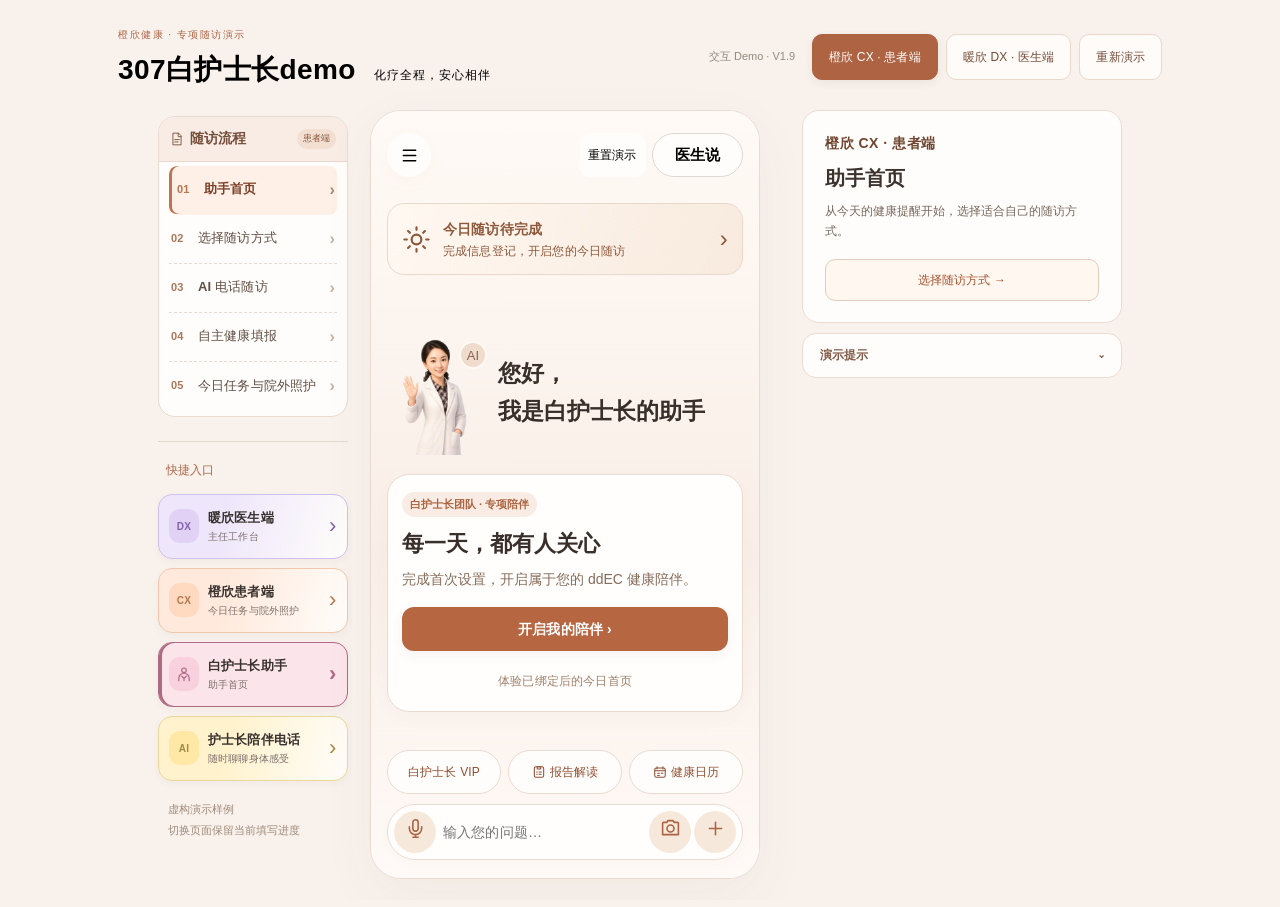
<file: index.html>
<!doctype html>
<html lang="zh-CN">
<head>
<meta charset="utf-8">
<meta name="viewport" content="width=device-width,initial-scale=1,viewport-fit=cover">
<title>307白护士长demo｜化疗随访与院外照护</title>
<style>
:root{--paper:#f5f0e8;--surface:#faf7f2;--ink:#2c2c2a;--muted:#888780;--line:#e8e3d9;--coral:#cc5c3a;--coral-dark:#c84828;--soft:#f8e3dc;--green:#288b68;--green-soft:#e9f5ef;--gold:#a87831;--gold-soft:#fff5dc;--red:#b84836;--red-soft:#fff0ed}*{box-sizing:border-box}html,body{width:100%;height:100%;margin:0;overflow:hidden;background:#eee6dd;color:var(--ink);font-family:"PingFang SC","Microsoft YaHei","Noto Sans CJK SC",sans-serif}button,input,select{font:inherit}button{cursor:pointer}.phone{width:min(100vw,390px);height:100dvh;margin:auto;position:relative;overflow:hidden;background:var(--paper);box-shadow:0 16px 60px #5a403025}.screen{display:none;height:100%;padding:calc(16px + env(safe-area-inset-top)) 16px calc(22px + env(safe-area-inset-bottom));overflow-y:auto;-webkit-overflow-scrolling:touch}.screen.active{display:block}.screen.center{display:none;place-items:center}.screen.center.active{display:grid}.topbar{display:flex;align-items:center;justify-content:space-between;min-height:44px}.iconbtn,.smallbtn{min-width:44px;height:44px;border:1px solid var(--line);border-radius:50%;background:var(--surface);color:var(--ink);display:grid;place-items:center;font-size:19px}.smallbtn{width:auto;min-width:0;border-radius:999px;padding:0 12px;font-size:12px}.textbtn{border:0;background:none;color:var(--coral);font-weight:700}.eyebrow,.status{display:inline-flex;align-items:center;gap:5px;padding:5px 8px;border-radius:999px;font-size:10px;font-weight:800}.eyebrow{color:#a84f35;background:var(--soft)}.status.done{color:var(--green);background:var(--green-soft)}.status.wait{color:#a84f35;background:var(--soft)}.status.lock{color:#77716c;background:#eeece9}.status.warn{color:var(--gold);background:var(--gold-soft)}.status.red{color:var(--red);background:var(--red-soft)}h1,h2,h3{font-family:"Noto Serif SC","Source Han Serif SC",Georgia,serif}.card{border:1px solid var(--line);border-radius:16px;background:var(--surface);box-shadow:0 7px 20px #5944380a}.home-alert{position:relative;overflow:hidden;width:100%;margin:17px 0 14px;padding:15px 43px 15px 16px;border:1px solid #ecc8ba;border-radius:16px;background:#fff7f2;text-align:left}.home-alert.active{animation:breath 1.9s infinite}.home-alert.active:after{content:"";position:absolute;inset:-35% -55%;background:linear-gradient(110deg,transparent 40%,#fff8 49%,transparent 58%);animation:shine 2.2s infinite}.home-alert>*{position:relative}.home-alert b{display:block;font-size:14px}.home-alert small{display:block;margin-top:4px;color:#7c6559;font-size:11px;line-height:1.45}.home-alert .arrow{position:absolute;right:15px;top:27px;color:var(--coral);font-size:22px}.hello{display:flex;align-items:center;gap:11px;margin:14px 2px}.avatar{object-fit:contain;background:transparent}.hello .avatar{width:69px;height:69px;border-radius:18px;background:#f7e5dc}.hello h1{margin:0;font-size:23px;line-height:1.27}.home-chat{padding:14px}.record-row{display:flex;align-items:center;gap:10px;padding:11px;border:1px solid var(--line);border-radius:15px;background:#fffdfb}.record-mark{width:35px;height:35px;flex:0 0 35px;border-radius:50%;background:#f5b6a5;position:relative}.record-mark:before,.record-mark:after{content:"";position:absolute;background:#fff;border-radius:2px}.record-mark:before{width:14px;height:2px;left:10px;top:12px}.record-mark:after{width:2px;height:13px;left:16px;top:8px}.record-copy{flex:1}.record-copy b{font-size:13px}.record-copy small{display:block;margin-top:3px;color:var(--muted);font-size:10px}.primary{border:0;border-radius:13px;color:#fff;background:var(--coral);font-weight:800}.primary:disabled{background:#d8c9c1;color:#fff}.mini-primary{padding:9px 12px;border-radius:999px;font-size:11px}.section-heading{margin:17px 0 10px;padding-left:9px;border-left:3px solid var(--coral);font-family:"Noto Serif SC",Georgia,serif;font-size:18px}.question-row{display:flex;align-items:center;gap:10px;width:100%;margin:8px 0;padding:13px;border:0;border-radius:15px;color:var(--ink);background:#fffdfb;text-align:left;font-size:13px;font-weight:700}.question-row:after{content:"›";margin-left:auto;color:var(--coral);font-size:21px}.qdot{width:26px;height:26px;border-radius:9px;background:#fff0e9;color:var(--coral);display:grid;place-items:center;font-size:10px}.module-row{display:grid;grid-template-columns:repeat(4,1fr);gap:6px;margin:12px 0}.module-row span{padding:7px 2px;border:1px solid var(--line);border-radius:999px;color:#816f65;text-align:center;font-size:9px}.composer{display:flex;align-items:center;gap:7px;margin-top:12px;padding:7px 8px;border:1px solid var(--line);border-radius:17px;background:#fffdfb}.composer input{min-width:0;flex:1;border:0;outline:0;background:transparent;font-size:12px}.composer button{width:33px;height:33px;border:0;border-radius:50%;background:#fff0e9;color:var(--coral);font-size:15px}.drawer-layer,.modal-layer{position:absolute;z-index:30;inset:0;display:none;background:#3c2d2732;backdrop-filter:blur(2px)}.drawer-layer.show,.modal-layer.show{display:block}.drawer{width:84%;height:100%;padding:calc(20px + env(safe-area-inset-top)) 16px 20px;background:var(--surface);border-radius:0 26px 26px 0;box-shadow:15px 0 40px #4d342126;overflow:auto}.drawer-header{display:flex;align-items:center;justify-content:space-between}.drawer-header h2{margin:0;color:var(--coral);font-size:23px}.profile{display:flex;align-items:center;gap:11px;margin:22px 0 15px}.profile .avatar{width:52px;height:52px;border-radius:50%;background:#f7e7df}.profile b{font-size:15px}.profile small{display:block;margin-top:4px;color:var(--muted);font-size:10px}.drawer-grid{display:grid;grid-template-columns:1fr 1fr;gap:9px}.drawer-grid button,.drawer-row{border:1px solid var(--line);border-radius:15px;background:#fffdfb;color:var(--ink);text-align:left}.drawer-grid button{padding:13px;min-height:86px}.drawer-grid b,.drawer-row b{display:block;font-size:13px}.drawer-grid small,.drawer-row small{display:block;margin-top:4px;color:var(--muted);font-size:10px}.drawer-list{margin-top:16px;border:1px solid var(--line);border-radius:16px;overflow:hidden;background:#fffdfb}.drawer-row{display:flex;align-items:center;gap:9px;width:100%;padding:12px;border:0;border-bottom:1px solid var(--line);border-radius:0}.drawer-row:last-child{border-bottom:0}.row-mark{width:30px;height:30px;flex:0 0 30px;border-radius:10px;background:#fff0e9;color:var(--coral);display:grid;place-items:center;font-size:11px}.row-copy{flex:1}.vip-tag{padding:5px 7px;border-radius:999px;background:var(--coral);color:#fff;font-size:9px;font-weight:800}.drawer-note{margin:22px 0 7px;color:#a69b94;font-size:10px}.form-wrap{width:100%}.form-head{margin:13px 0 16px}.form-head h1{margin:0;font-size:27px}.form-head p{margin:7px 0 0;color:var(--muted);font-size:12px;line-height:1.55}.form-card{padding:18px}.field{padding:12px 0;border-bottom:1px solid var(--line)}.field:last-child{border:0}.field label{display:block;margin-bottom:7px;color:#71645d;font-size:12px;font-weight:700}.field input{width:100%;border:0;outline:0;background:transparent;color:var(--ink);font-size:15px}.seg{display:grid;grid-template-columns:1fr 1fr;gap:8px}.seg button,.scheme{min-height:42px;border:1px solid var(--line);border-radius:11px;background:#fffdfb;color:#756a64;font-weight:700}.seg button.selected,.scheme.selected{border-color:var(--coral);background:var(--coral);color:#fff}.team-box{display:flex;gap:10px;align-items:center;margin-top:14px;padding:13px;border-radius:14px;background:#fff3ed}.team-badge{width:37px;height:37px;border-radius:13px;background:var(--coral);color:#fff;display:grid;place-items:center;font-weight:900}.team-box b{font-size:12px}.team-box small{display:block;margin-top:4px;color:var(--muted);font-size:10px}.wide{width:100%;min-height:48px;margin-top:16px;font-size:14px}.consent-copy{height:330px;margin:12px 0;padding:15px;overflow:auto;border:1px solid var(--line);border-radius:15px;background:#fffdfb;color:#574b45;font-size:12px;line-height:1.8}.consent-copy h2{margin:0 0 9px;font-size:18px}.checks label{display:flex;gap:8px;margin:9px 0;color:#63554e;font-size:11px;line-height:1.45}.checks input{accent-color:var(--coral)}.scheme-grid{display:grid;grid-template-columns:1fr 1fr;gap:10px}.scheme{padding:12px;text-align:left}.scheme small{display:block;margin-top:4px;color:#958981;font-size:9px;font-weight:500}.scheme.locked{background:#f0eeeb;color:#99918c}.scheme-tip{margin:14px 0;padding:11px;border-radius:12px;background:#fff4ee;color:#806258;font-size:11px;line-height:1.55}.backline{display:flex;align-items:center;gap:10px;margin-bottom:9px}.backline h1{margin:0;font-size:20px}.backline small{display:block;margin-top:3px;color:var(--muted);font-size:10px;font-family:"PingFang SC",sans-serif}.backline .avatar{width:40px;height:40px;margin-left:auto}.banner{position:relative;min-height:125px;margin:14px 0;padding:16px 117px 15px 16px;overflow:hidden;border:1px solid #ebd4c8;border-radius:20px;background:linear-gradient(120deg,#fff9f5,#f5e4dd)}.banner .avatar{position:absolute;right:-10px;bottom:-10px;width:138px;height:154px}.banner h2{margin:9px 0 5px;font-size:22px;line-height:1.15}.banner p{margin:0;color:#786158;font-size:11px;line-height:1.5}.banner-audio{position:absolute;right:13px;top:13px;width:34px;height:34px;border:1px solid #e7cabb;border-radius:50%;background:#fffdfb;color:var(--coral);z-index:2}.dayline{display:flex;gap:7px;margin:14px 0 8px;overflow-x:auto;padding-bottom:3px}.day{min-width:50px;padding:9px 5px;border:1px solid var(--line);border-radius:13px;background:#fffdfb;color:var(--muted);font-size:10px;font-weight:800}.day.past{border-color:#cce3d5;background:#f4fbf6;color:#4a8064}.day.today{border-color:var(--coral);background:var(--coral);color:#fff}.day.future{background:#efeeec;color:#a49d98}.day:hover{transform:translateY(-1px)}.timeline-title{display:flex;align-items:flex-end;justify-content:space-between;margin:13px 2px 8px}.timeline-title b{font-size:15px}.timeline-title small{color:var(--muted);font-size:10px}.task-card{margin:9px 0;padding:14px;border:1px solid var(--line);border-radius:16px;background:#fffdfb}.task-card.done{border-color:#cbe3d5;background:#f8fdf9}.task-card.future{background:#f1f0ee;color:#9f9892}.task-title{display:flex;align-items:center;gap:8px}.task-title b{font-size:14px}.task-title .status{margin-left:auto}.task-card p{margin:7px 0 0;color:var(--muted);font-size:11px;line-height:1.55}.task-actions{display:flex;gap:8px;margin-top:12px}.secondary{min-height:38px;border:1px solid #e3b6a5;border-radius:11px;background:#fffaf7;color:#a55238;font-size:11px;font-weight:800}.future .secondary{border-color:#d9d5d1;color:#9e9791;background:#f8f7f6}.special-bottom{margin:17px 0 2px;padding:14px}.special-bottom b{font-size:13px}.special-bottom small{display:block;margin-top:5px;color:var(--muted);font-size:10px;line-height:1.45}.special-bottom button{float:right;margin-top:-31px;padding:9px 11px}.panel-head{display:flex;align-items:center;justify-content:space-between;margin:5px 0 12px}.panel-head h1{margin:0;font-size:24px}.upload-zone{margin:12px 0;padding:29px 14px;border:1px dashed #d39a82;border-radius:19px;background:#fffdfa;text-align:center}.upload-icon{width:52px;height:52px;margin:0 auto 8px;border:2px solid #d58b6e;border-radius:16px;position:relative}.upload-icon:before{content:"";position:absolute;inset:13px;border:2px solid #d58b6e;border-radius:3px}.upload-zone b{display:block;font-size:15px}.upload-zone small{display:block;margin-top:5px;color:var(--muted);font-size:11px}.upload-actions{display:grid;grid-template-columns:1fr 1fr;gap:9px}.upload-actions button{min-height:45px;border-radius:13px;font-weight:800}.cbc{margin-top:14px;padding:14px}.cbc h2{margin:0;font-size:19px}.cbc>p{margin:5px 0 0;color:var(--muted);font-size:11px;line-height:1.55}.metrics{display:grid;grid-template-columns:repeat(3,1fr);gap:8px;margin:12px 0}.metric{padding:9px 4px;border:1px solid var(--line);border-radius:12px;text-align:center}.metric small{display:block;color:var(--muted);font-size:9px}.metric b{display:block;margin-top:3px;font-size:15px}.metric.low{border-color:#efb9a8;background:#fff5f1}.metric.low b{color:#bf523b}.safe-note{padding:10px;border-radius:11px;background:#fff5ed;color:#755a4e;font-size:10px;line-height:1.55}.chatlog{min-height:330px;padding:12px;border:1px solid var(--line);border-radius:16px;background:#fffdfb}.bubble{max-width:86%;margin:8px 0;padding:10px 11px;border-radius:13px;font-size:12px;line-height:1.5}.bubble.ai{background:#fff0e9}.bubble.user{margin-left:auto;background:var(--coral);color:#fff}.chatbar{display:flex;gap:8px;margin-top:10px}.chatbar input{min-width:0;flex:1;border:1px solid var(--line);border-radius:13px;padding:11px;outline:0}.chatbar button{width:44px;border:0;border-radius:12px;background:var(--coral);color:#fff}.modal-layer{z-index:50}.sheet{position:absolute;right:0;bottom:0;left:0;padding:21px 19px calc(20px + env(safe-area-inset-bottom));border-radius:27px 27px 0 0;background:#fffdfb;box-shadow:0 -8px 30px #4b30251e}.voice-avatar{display:block;width:72px;height:72px;margin:-56px auto 4px;border-radius:20px;background:#f5e7df;box-shadow:0 5px 18px #57342626}.voice-title{text-align:center;margin:7px 0 5px;font-size:22px}.voice-q{text-align:center;margin:0;color:#6f5e56;font-size:13px;line-height:1.55}.progress{display:flex;gap:4px;justify-content:center;margin:13px 0}.progress span{width:16px;height:4px;border-radius:999px;background:#e8e1dd}.progress span.active{background:var(--coral)}.transcript{min-height:54px;margin:10px 0;padding:11px;border-radius:13px;background:#fff7f3;font-size:11px;line-height:1.55}.voice-status{min-height:23px;color:#4a8569;text-align:center;font-size:10px}.voice-input{display:flex;gap:7px;margin:8px 0}.voice-input input{min-width:0;flex:1;border:1px solid var(--line);border-radius:11px;padding:9px;font-size:11px;outline:0}.voice-input button{border:0;border-radius:10px;padding:0 10px;background:#fff0e9;color:var(--coral);font-size:11px;font-weight:700}.voice-actions{display:grid;grid-template-columns:1.25fr 1fr;gap:9px}.voice-actions button,.summary-actions button{min-height:48px;border-radius:13px;font-weight:800}.hang{border:1px solid #e3baa9;background:#fff;color:#92543e}.red-callout{margin:10px 0;padding:10px;border:1px solid #efb8ac;border-radius:12px;background:var(--red-soft);color:#873d32;font-size:11px;line-height:1.55}.summary-sheet h2{margin:7px 0;font-size:22px}.summary-sheet>p{margin:0;color:var(--muted);font-size:11px;line-height:1.55}.summary-list{margin:12px 0;border:1px solid var(--line);border-radius:14px;overflow:hidden}.sumrow{display:flex;gap:8px;padding:9px 10px;border-bottom:1px solid var(--line);font-size:11px;line-height:1.45}.sumrow:last-child{border-bottom:0}.sumrow b{width:83px;flex:0 0 83px;color:#725b50}.summary-actions{display:grid;grid-template-columns:1fr 1.3fr;gap:9px}.workbench-title{display:flex;align-items:center;justify-content:space-between}.workbench-title h1{margin:0;font-size:22px}.workbench-title small{display:block;margin-top:4px;color:var(--muted);font-family:"PingFang SC",sans-serif;font-size:10px}.tabs{display:flex;gap:7px;margin:13px 0;overflow-x:auto;padding-bottom:2px}.tab{white-space:nowrap;border:1px solid var(--line);border-radius:999px;padding:8px 11px;background:#fffdfb;color:#756963;font-size:11px}.tab.active{border-color:var(--coral);background:var(--coral);color:#fff}.wb-stats{display:grid;grid-template-columns:repeat(3,1fr);gap:7px}.wb-stat{padding:11px 6px;border:1px solid var(--line);border-radius:13px;background:#fffdfb;text-align:center}.wb-stat b{display:block;font-size:19px}.wb-stat small{font-size:9px;color:var(--muted)}.wb-card{margin:11px 0;padding:13px}.wb-card h2{margin:0 0 5px;font-size:18px}.wb-card p{margin:4px 0;color:var(--muted);font-size:11px;line-height:1.5}.risk-card{margin-top:10px;padding:12px;border:1px solid #eebbb0;border-radius:13px;background:#fff8f6}.risk-card b{font-size:13px}.risk-card small{display:block;margin:4px 0;color:#7c6259;font-size:10px;line-height:1.45}.risk-card .row-actions{display:flex;gap:8px;margin-top:8px}.risk-card button{min-height:34px;padding:0 9px}.queue-row{display:flex;align-items:center;gap:9px;margin-top:9px;padding:10px;border:1px solid var(--line);border-radius:12px;background:#fffdfb}.queue-row .initial{width:31px;height:31px;border-radius:50%;background:#fff0e9;color:var(--coral);display:grid;place-items:center;font-size:11px;font-weight:800}.queue-row .copy{flex:1}.queue-row b{font-size:12px}.queue-row small{display:block;margin-top:3px;color:var(--muted);font-size:10px}.logrow{padding:10px 0;border-bottom:1px solid var(--line);font-size:11px;line-height:1.5}.logrow:last-child{border:0}.logrow b{display:block;font-size:12px}.toast{position:absolute;z-index:70;left:50%;bottom:22px;display:none;max-width:85%;padding:10px 12px;border-radius:12px;background:#43332d;color:#fff;transform:translateX(-50%);font-size:11px;line-height:1.45}.toast.show{display:block}@keyframes shine{0%,25%{transform:translateX(-55%)}65%,100%{transform:translateX(55%)}}@keyframes breath{0%,100%{box-shadow:0 0 0 0 #cc5c3a00}50%{box-shadow:0 0 0 6px #cc5c3a18}}@media(max-width:420px){.phone{width:100%;box-shadow:none}.screen{padding-right:14px;padding-left:14px}}@media(prefers-reduced-motion:reduce){*,*:before,*:after{animation:none!important;scroll-behavior:auto!important}}
.wb-handle{width:48px;height:4px;margin:0 auto 13px;border-radius:999px;background:var(--coral)}.wb-hero{position:relative;min-height:131px;padding:20px 16px 18px 112px;overflow:hidden;border:1px solid var(--line);border-radius:21px;background:linear-gradient(125deg,#fffdf9,#f6f0e9)}.wb-hero .avatar{position:absolute;left:13px;bottom:0;width:101px;height:116px}.wb-hero .eyebrow{margin-bottom:7px}.wb-hero h1{margin:0;font-size:21px;line-height:1.25}.wb-hero p{margin:5px 0 0;color:var(--muted);font-size:11px;line-height:1.45}.wb-overview{display:grid;grid-template-columns:1fr 1fr;gap:9px;margin:14px 0 17px}.wb-overview button,.wb-quick button{border:1px solid var(--line);background:var(--surface);color:var(--ink);text-align:left}.wb-overview button{min-height:118px;padding:14px;border-radius:17px;text-align:center}.wb-overview b{display:block;margin-top:5px;font-family:"Noto Serif SC",Georgia,serif;font-size:26px}.wb-overview strong{display:block;margin-top:5px;font-size:12px}.wb-overview small{display:block;margin-top:4px;color:var(--muted);font-size:9px}.wb-icon{display:grid;place-items:center;width:38px;height:38px;margin:auto;border-radius:13px;background:#fbe4dd;color:var(--coral);font-size:13px;font-weight:900}.wb-quick-title{margin:0 0 9px;font-family:"Noto Serif SC",Georgia,serif;font-size:16px}.wb-quick{display:grid;grid-template-columns:1fr 1fr;gap:9px}.wb-quick button{min-height:105px;padding:13px;border-radius:17px}.wb-quick button:last-child{grid-column:1/2}.wb-quick .wb-icon{margin:0}.wb-quick b{display:block;margin-top:11px;font-size:13px}.wb-quick small{display:block;margin-top:4px;color:var(--muted);font-size:9px;line-height:1.4}.wb-footnote{margin:17px 1px 3px;color:#98796b;font-size:9px;line-height:1.5}.wb-detail-head{display:flex;align-items:center;gap:10px;margin:2px 0 14px}.wb-detail-head h1{margin:0;font-size:21px}.wb-detail-head small{display:block;margin-top:3px;color:var(--muted);font:10px "PingFang SC",sans-serif}.wb-detail-head .iconbtn{margin-left:auto}.wb-stats{display:none}
.call-task{padding:0;border:0;background:transparent}.call-task .call-answer{display:flex;align-items:center;justify-content:center;width:100%;min-height:76px;border:0;border-radius:18px;background:linear-gradient(135deg,#d46242,#bf4e31);box-shadow:0 9px 20px #bd573238;color:#fff;font-size:16px;font-weight:800;letter-spacing:.2px}.call-task .call-answer:before{content:"";width:12px;height:12px;margin-right:10px;border-radius:50%;background:#fff;box-shadow:0 0 0 7px #ffffff32;animation:callPulse 1.35s infinite}.call-task.done{padding:14px;border:1px solid #cbe3d5;background:#f8fdf9}.call-task.done .call-answer{min-height:42px;background:#fff;color:var(--green);box-shadow:none;font-size:12px}.call-task.done .call-answer:before{display:none}.call-screen{inset:0;padding:calc(22px + env(safe-area-inset-top)) 20px calc(22px + env(safe-area-inset-bottom));border-radius:0;background:linear-gradient(165deg,#fbf6f0,#f3e7df);box-shadow:none}.call-screen .voice-avatar{width:112px;height:112px;margin:36px auto 10px;border-radius:50%;background:#fff5ef;box-shadow:0 10px 28px #8a564332}.call-screen:before{content:"白护士长智能助手 · 通话中";display:block;color:#88685a;text-align:center;font-size:12px;font-weight:700;letter-spacing:.5px}.call-screen .voice-title{margin-top:8px}.call-screen .voice-q{min-height:52px;margin-top:14px;font-size:15px}.call-screen .transcript{margin-top:21px;background:#fffdfb;font-size:12px}.call-screen .voice-status{margin-top:7px;font-size:11px}.call-screen .voice-actions{position:absolute;right:20px;bottom:calc(22px + env(safe-area-inset-bottom));left:20px;display:block}.call-screen #voiceListen{display:none}.call-screen #voiceHang{width:100%;min-height:52px;border:0;border-radius:16px;background:#a94c42;color:#fff;font-size:15px}.call-screen .voice-input{margin:13px 0}.call-screen .progress{margin:17px 0}@keyframes callPulse{0%,100%{box-shadow:0 0 0 7px #ffffff28}50%{box-shadow:0 0 0 13px #ffffff12}}
.field select{width:100%;border:0;outline:0;background:transparent;color:var(--ink);font-size:15px;padding:2px 0}
.followup-sheet h2{margin:7px 0 5px;font-size:22px}.followup-sheet>p{margin:0;color:var(--muted);font-size:11px;line-height:1.55}.followup-list{display:grid;gap:9px;margin:14px 0}.followup-item{padding:13px;border:1px solid #ecd8cf;border-radius:15px;background:#fff8f5}.followup-item b{display:block;font-size:13px}.followup-item small{display:block;margin-top:5px;color:#79665d;font-size:10px;line-height:1.5}.followup-item button{width:100%;min-height:40px;margin-top:10px;border-radius:11px}.followup-later{width:100%;min-height:42px;border:0;background:transparent;color:#8a7c73;font-size:11px;font-weight:700}
.special-bottom{display:flex;align-items:center;justify-content:space-between;gap:12px}.special-bottom button{float:none;margin:0;flex:0 0 auto;white-space:nowrap}.voice-status{color:#816f65}.voice-input[hidden]{display:none!important}.journey-entry{display:flex;align-items:center;justify-content:space-between;gap:12px;margin:12px 0;padding:13px 14px}.journey-entry b{font-size:13px}.journey-entry small{display:block;margin-top:4px;color:var(--muted);font-size:10px}.journey-entry button{padding:9px 11px;white-space:nowrap}.journey-page{padding:0;background:#f7f1ea}.journey-head{position:sticky;z-index:2;top:0;display:flex;align-items:center;gap:12px;padding:calc(16px + env(safe-area-inset-top)) 16px 13px;background:#f7f1eaf2;border-bottom:1px solid var(--line)}.journey-head h1{margin:0;font-size:20px}.journey-scroll{padding:14px 16px 25px}.journey-scroll img{display:block;width:100%;border:1px solid var(--line);border-radius:15px;background:#fff}.cbc-metrics{grid-template-columns:repeat(2,minmax(0,1fr))}.cbc-metrics .metric{min-height:62px;padding:9px 6px}.cbc-metrics small{font-size:8px;line-height:1.25}.cbc-metrics b{font-size:13px}.cbc-metrics[hidden],#uploadSafeNote[hidden]{display:none!important}</style>
<link rel="stylesheet" href="dual-mode.css?v=1.2-local">
<link rel="stylesheet" href="workbench-v2.css?v=1.2-local">
<link rel="stylesheet" href="workbench-v2-overrides.css?v=1.2-local">
<link rel="stylesheet" href="cx-ui.css?v=1.2-local">
<link rel="stylesheet" href="call-experience.css?v=1.2-local">
<link rel="stylesheet" href="home-today.css?v=1.2-local">
<link rel="stylesheet" href="project307.css?v=1.2-local">
<link rel="stylesheet" href="outpatient.css?v=1.2-local">
<link rel="stylesheet" href="typography307.css?v=1.2-local">
<link rel="stylesheet" href="doctor307.css?v=1.2-local">
<link rel="stylesheet" href="patient-theme.css?v=1.2-local">
<link rel="stylesheet" href="pastel-cards.css?v=1.2-local">
<link rel="stylesheet" href="clinical-blue.css?v=1.2-local">
<link rel="stylesheet" href="doctor-reference.css?v=1.2-local">
<link rel="stylesheet" href="white-nurse-theme.css?v=1.22-local">
<link rel="stylesheet" href="care-details.css?v=1.7-local">
<link rel="stylesheet" href="doctor-blue-theme.css?v=1.24-local">
<link rel="stylesheet" href="review-plan.css?v=1.33-local">
<link rel="stylesheet" href="layout-refine.css?v=1.34-local">
<link rel="stylesheet" href="patient-management.css?v=1.39">
</head>
<body><header class="demo-header"><div><span class="demo-kicker">橙欣健康 · 专项随访演示</span><h1>307白护士长demo<span>化疗全程，安心相伴</span></h1></div><div class="demo-tools"><span class="demo-label">交互 Demo · V1.9</span><button data-nav="home">橙欣 CX · 患者端</button><button data-nav="workbench">暖欣 DX · 医生端</button><button id="demoReset307">重新演示</button></div></header><div class="demo-layout"><nav class="demo-nav" aria-label="演示流程"><section class="nav-flow-panel" aria-label="随访流程"><header class="nav-flow-header"><span><svg width="14" height="16" viewBox="0 0 24 24" fill="none" stroke="currentColor" stroke-width="1.5" stroke-linecap="round" aria-hidden="true"><path d="M14 2H5v20h14V7zM14 2v6h5M8 13h8M8 17h6"/></svg>随访流程</span><small>患者端</small></header><div class="nav-flow-rows"><button data-nav="home"><em>01</em><span>助手首页</span><i aria-hidden="true">›</i></button><button data-nav="mode"><em>02</em><span>选择随访方式</span><i aria-hidden="true">›</i></button><button data-nav="phoneReady"><em>03</em><span>AI 电话随访</span><i aria-hidden="true">›</i></button><button data-nav="selfTask"><em>04</em><span>自主健康填报</span><i aria-hidden="true">›</i></button><button data-nav="special"><em>05</em><span>今日任务与院外照护</span><i aria-hidden="true">›</i></button></div></section><div class="nav-separator"></div><p>快捷入口</p><div class="nav-portal-cards"><button class="nav-portal doctor" data-nav="workbench"><em>DX</em><span><b>暖欣医生端</b><small>主任工作台</small></span><i aria-hidden="true">›</i></button><button class="nav-portal" data-nav="special"><em>CX</em><span><b>橙欣患者端</b><small>今日任务与院外照护</small></span><i aria-hidden="true">›</i></button><button class="nav-portal" data-nav="home"><em><svg width="18" height="20" viewBox="0 0 24 24" fill="none" stroke="currentColor" stroke-width="1.6" stroke-linecap="round" aria-hidden="true"><circle cx="12" cy="7" r="3"/><path d="M5 21v-3a7 7 0 0 1 14 0v3M9 15l3 3 3-3M12 18v3"/></svg></em><span><b>白护士长助手</b><small>助手首页</small></span><i aria-hidden="true">›</i></button><button class="nav-portal" data-nav="care"><em>AI</em><span><b>护士长陪伴电话</b><small>随时聊聊身体感受</small></span><i aria-hidden="true">›</i></button></div><small>虚构演示样例<br>切换页面保留当前填写进度</small></nav>
<main class="phone" aria-label="307项目患者端演示"><section id="phoneReady" class="screen"><div class="topbar"><button class="iconbtn" id="readyBack" aria-label="返回选择随访方式">←</button><span class="eyebrow">AI 电话随访</span><button class="textbtn" data-nav="home">首页</button></div><div class="ready-hero"><div class="ready-portrait"><img src="assets/tang-cartoon-transparent.png" alt="白护士长 AI 助手"><span>AI</span></div><span class="ready-tag">白护士长团队 · 专属陪伴</span><h1>今天的情况，<br>我们慢慢聊。</h1><p>跟随助手的提问，聊聊您的身体感受。<br>通话结束后，会为您整理今日健康总结。</p></div><div class="ready-info card"><b>今日随访 · 第 1 周期 D6</b><div><span>预计时长</span><strong>2–3 分钟</strong></div><div><span>记录方式</span><strong>语音 / 文字均可</strong></div><div><span>随访内容</span><strong>体温、饮食与身体感受</strong></div></div><button id="readyStart" class="primary wide">开始 AI 电话随访</button><button id="readySelf" class="secondary wide">现在不方便说话，改为自主填报</button><p class="ready-foot">这是模拟通话，不会拨打真实电话。</p></section>
  <div id="drawerLayer" class="drawer-layer" aria-hidden="true"><aside class="drawer" aria-label="侧边栏">
    <div class="drawer-header"><h2>橙欣健康</h2><button id="drawerClose" class="iconbtn" aria-label="关闭侧边栏">×</button></div>
    <div class="profile"><img class="avatar" src="assets/tang-cartoon-transparent.png" alt="白护士长智能助手"><div><b>陈女士</b><small>个人设置</small></div></div>
    <div class="drawer-grid"><button type="button"><b>检验检查</b><small>报告、影像与档案</small></button><button type="button"><b>健康日历</b><small>日历、提醒与任务</small></button></div>
    <div class="drawer-list"><button id="vipEntry" class="drawer-row" type="button"><span class="row-mark">医</span><span class="row-copy"><b>我的照护团队</b><small>专属护士长：白护士长</small></span><span class="vip-tag">白护士长VIP</span></button><button class="drawer-row" type="button"><span class="row-mark">音</span><span class="row-copy"><b>我的专属音乐</b></span></button><button class="drawer-row" type="button"><span class="row-mark">藏</span><span class="row-copy"><b>收藏</b></span></button></div>
    <p class="drawer-note">最近对话</p><div class="drawer-list"><div class="drawer-row"><span class="row-copy"><b>化疗后恶心怎么记录</b><small>2 条消息 · 昨天</small></span></div><div class="drawer-row"><span class="row-copy"><b>ddEC化疗前需要哪些检查</b><small>2 条消息 · 昨天</small></span></div></div>
  </aside></div>

  <section id="home" class="screen active">
    <div class="topbar home-topbar"><button id="menu" class="iconbtn" aria-label="打开侧边栏"><svg viewBox="0 0 24 24" fill="none" stroke="currentColor" stroke-width="1.8" stroke-linecap="round" stroke-linejoin="round" aria-hidden="true"><path d="M5 6h14M5 12h14M5 18h14"/></svg></button><div class="home-utilities"><button id="resetDemo" class="home-reset" type="button">重置演示</button><button id="homeDoctor" class="home-doctor" type="button">医生说</button><button id="homeAudio" class="iconbtn" type="button" aria-label="播放今日提醒" aria-pressed="false"><svg viewBox="0 0 24 24" fill="none" stroke="currentColor" stroke-width="1.8" stroke-linecap="round" stroke-linejoin="round" aria-hidden="true"><path d="M11 4L6 8H3v8h3l5 4zM15 8a6 6 0 0 1 0 8m3-11a10 10 0 0 1 0 14"/></svg></button></div></div>
    <button id="homeAlert" class="home-alert" type="button"><span class="home-sun"><svg viewBox="0 0 24 24" fill="none" stroke="currentColor" stroke-width="1.8" stroke-linecap="round" stroke-linejoin="round" aria-hidden="true"><circle cx="12" cy="12" r="4"/><path d="M12 2v2m0 16v2M2 12h2m16 0h2M5 5l1.5 1.5m11 11L19 19M5 19l1.5-1.5m11-11L19 5"/></svg></span><span class="home-alert-copy"><b id="alertTitle">今日随访待完成</b><small id="alertCopy">记录今天的身体情况，让照护团队更了解您</small></span><span class="arrow">›</span></button>
    <div class="hello home-hello"><div class="home-avatar"><img class="avatar" src="assets/tang-cartoon-transparent.png" alt="白护士长智能助手"><span>AI</span></div><h1>您好，<br>我是白护士长的助手</h1></div>
    <div id="homeToday" class="home-today" hidden>
      <div class="home-course-head"><h2 id="homeCourseTitle">ddEC 化疗第 1 周期第六天</h2><div class="home-date" aria-label="今日日期"><small id="homeMonth">9月</small><b id="homeDate">16</b></div></div>
      <div class="home-task-surface"><div class="home-task-heading"><span class="home-task-icon"><svg viewBox="0 0 24 24" fill="none" stroke="currentColor" stroke-width="1.8" stroke-linecap="round" stroke-linejoin="round" aria-hidden="true"><rect x="4" y="3" width="16" height="18" rx="3"/><path d="M9 3h6v4H9zM8 12h1m3 0h4m-8 4h1m3 0h4"/></svg></span><div><h3 id="homeTaskTitle">今日随访任务</h3><p id="homeTaskCopy">完成今天的身体状况记录</p></div></div>
      <div id="homePendingActions"><button id="homeVoiceTask" class="home-method home-method-voice" type="button"><span class="home-method-icon"><svg viewBox="0 0 24 24" fill="none" stroke="currentColor" stroke-width="1.8" stroke-linecap="round" stroke-linejoin="round" aria-hidden="true"><path d="M7 3H4a1 1 0 0 0-1 1c0 9.4 7.6 17 17 17a1 1 0 0 0 1-1v-3l-5-2-2 2a15 15 0 0 1-7-7l2-2zM14 3a8 8 0 0 1 7 7m-7-3a4 4 0 0 1 3 3"/></svg></span><span><b>和 AI 助手聊聊</b><small>用语音完成随访 · 约 2–3 分钟</small></span><i aria-hidden="true">›</i></button><div class="home-method-divider"></div><button id="homeSelfTask" class="home-method home-method-self" type="button"><span class="home-method-icon"><svg viewBox="0 0 24 24" fill="none" stroke="currentColor" stroke-width="1.8" stroke-linecap="round" stroke-linejoin="round" aria-hidden="true"><rect x="4" y="3" width="16" height="18" rx="3"/><path d="M9 3h6v4H9zM8 12h1m3 0h4m-8 4h1m3 0h4"/></svg></span><span><b>自己完成今日任务</b><small>逐项记录 · 约 3–5 分钟</small></span><i aria-hidden="true">›</i></button></div>
      <div id="homeCompletedActions" hidden><div class="home-finished"><svg viewBox="0 0 24 24" fill="none" stroke="currentColor" stroke-width="1.8" stroke-linecap="round" stroke-linejoin="round" aria-hidden="true"><path d="M5 12l4 4L19 6"/></svg><span>今天的健康记录已完成</span></div><button id="homeSummary" class="home-summary-button" type="button">查看今日健康总结 <span aria-hidden="true">›</span></button></div>
      <div id="homeSupplementActions" hidden><p>健康记录已完成，还有资料待补充。</p><button id="homeSupplement" class="home-summary-button" type="button">继续完成今日任务 <span aria-hidden="true">›</span></button></div>
      </div>
    </div>
    <div id="homeWelcome" class="home-welcome card"><span class="eyebrow">白护士长团队 · 专项陪伴</span><h2>每一天，都有人关心</h2><p>完成首次设置，开启属于您的 ddEC 健康陪伴。</p><button id="homeGoSpecial" class="primary wide" type="button">开启我的陪伴 <span aria-hidden="true">›</span></button></div>
    <div class="home-bottom"><div class="home-shortcuts"><button id="homeVip" type="button" class="home-vip">白护士长 VIP</button><button id="homeReport" type="button"><svg viewBox="0 0 24 24" fill="none" stroke="currentColor" stroke-width="1.8" stroke-linecap="round" stroke-linejoin="round" aria-hidden="true"><rect x="4" y="3" width="16" height="18" rx="3"/><path d="M9 3h6v4H9zM8 12h1m3 0h4m-8 4h1m3 0h4"/></svg>报告解读</button><button id="homeCalendar" type="button"><svg viewBox="0 0 24 24" fill="none" stroke="currentColor" stroke-width="1.8" stroke-linecap="round" stroke-linejoin="round" aria-hidden="true"><rect x="3" y="5" width="18" height="16" rx="3"/><path d="M7 3v4m10-4v4M3 10h18m-13 4h3m3 0h3m-9 4h3"/></svg>健康日历</button></div><div class="composer home-composer"><button id="homeMic" type="button" aria-label="语音提问"><svg viewBox="0 0 24 24" fill="none" stroke="currentColor" stroke-width="1.8" stroke-linecap="round" stroke-linejoin="round" aria-hidden="true"><rect x="9" y="2" width="6" height="13" rx="3"/><path d="M5 10v2a7 7 0 0 0 14 0v-2m-7 9v3m-3 0h6"/></svg></button><input id="homeInput" aria-label="向白护士长助手提问" placeholder="输入您的问题…"><button id="homeCamera" type="button" aria-label="拍照上传报告"><svg viewBox="0 0 24 24" fill="none" stroke="currentColor" stroke-width="1.8" stroke-linecap="round" stroke-linejoin="round" aria-hidden="true"><path d="M8 5l1-2h6l1 2h4a1 1 0 0 1 1 1v13H3V6a1 1 0 0 1 1-1z"/><circle cx="12" cy="12" r="4"/></svg></button><button id="homeSend" type="button" aria-label="发送问题"><svg viewBox="0 0 24 24" fill="none" stroke="currentColor" stroke-width="1.8" stroke-linecap="round" stroke-linejoin="round" aria-hidden="true"><path d="M12 5v14M5 12h14"/></svg></button></div></div>
  </section>

  <section id="verify" class="screen center"><div class="form-wrap"><button class="textbtn backHome" type="button">← 返回首页</button><div class="form-head"><h1>本人身份信息</h1><p>为便于医生识别并在入院后核验，请填写演示信息。</p></div><div class="card form-card"><div class="field"><label for="realName">真实姓名</label><input id="realName" placeholder="请填写本人姓名" value="陈女士"></div><div class="field"><label>性别</label><div class="seg"><button id="female" class="selected" type="button">女</button><button id="male" type="button">男</button></div></div><div class="field"><label for="idNumber">身份证号</label><input id="idNumber" placeholder="用于身份核验" value="310***********1234"></div><div class="field"><label for="callWindow">方便接听随访电话的时段</label><select id="callWindow"><option value="">请选择方便接听的时段</option><option>09:00–11:00</option><option selected>13:00–15:00</option><option>18:00–20:00</option></select></div><div class="team-box"><span class="team-badge"><img src="assets/medical-illustrations/team-warm-cartoon.png" alt="中国医护团队插画"></span><div><b>307医院白护士长团队</b><small>绑定团队 · 演示环境</small></div></div><button id="toConsent" class="primary wide" type="button">查看授权并进入下一步</button></div></div></section>

  <section id="consent" class="screen center"><div class="form-wrap"><button id="backVerify" class="textbtn" type="button">← 返回身份信息</button><div class="form-head"><h1>知情同意授权</h1><p>乳腺癌患者综合治疗陪伴</p></div><div class="card form-card"><div id="consentCopy" class="consent-copy"><h2>乳腺癌患者综合治疗陪伴服务授权书</h2><p>本服务用于提供白护士长团队相关的院外化疗宣教、检查提醒、症状采集、任务提醒与随访支持。AI 仅协助采集、归纳和风险预审，不替代医生面诊、诊断、处方或紧急医疗处置。</p><p>当出现高热、明显寒战、呼吸困难、意识异常或其他紧急情况时，患者应优先就近急诊，不等待线上回复。您可随时在应用内查看和撤回非必要授权。</p><p>演示环境仅使用虚构信息，报告图片仅做本地模拟识别，不上传、不保存真实病历。</p><p>请向下滑至全文末尾后勾选授权。</p><p style="margin-top:220px">已阅读至文末。</p></div><div class="checks"><label><input id="checkRead" type="checkbox" disabled>我已完整阅读并同意上述服务与个人信息处理授权</label><label><input id="checkSensitive" type="checkbox" disabled>我单独同意处理医疗健康、病历等敏感个人信息</label></div><button id="toScheme" class="primary wide" type="button" disabled>完成并进入下一步</button></div></div></section>

  <section id="scheme" class="screen center"><div class="form-wrap"><button id="backConsent" class="textbtn" type="button">← 返回授权</button><div class="form-head"><h1>选择目前化疗方案</h1><p>专项陪伴将按当前方案安排任务。第一阶段仅开放 ddEC。</p></div><div class="card form-card"><div id="schemeGrid" class="scheme-grid"><button class="scheme" data-scheme="ddEC" type="button"><b>ddEC</b><small>第 1 周期 D6 演示</small></button><button class="scheme locked" data-scheme="单周P" type="button"><b>单周P</b><small>专项筹备中</small></button><button class="scheme locked" data-scheme="T/TC" type="button"><b>T／TC</b><small>专项筹备中</small></button><button class="scheme locked" data-scheme="PCb" type="button"><b>PCb</b><small>专项筹备中</small></button><button class="scheme locked" data-scheme="PH" type="button"><b>PH</b><small>专项筹备中</small></button><button class="scheme locked" data-scheme="EC" type="button"><b>EC</b><small>专项筹备中</small></button><button class="scheme locked" data-scheme="XH" type="button"><b>XH</b><small>专项筹备中</small></button><button class="scheme locked" data-scheme="TCbHP" type="button"><b>TCbHP</b><small>专项筹备中</small></button><button class="scheme locked" data-scheme="pycap" type="button"><b>吡咯替尼＋卡培他滨</b><small>专项筹备中</small></button></div><p id="schemeTip" class="scheme-tip">请选择 ddEC 后继续选择您更习惯的随访方式。</p><button id="startDdec" class="primary wide" type="button" disabled>下一步：选择陪伴方式</button></div></div></section>

  <section id="mode" class="screen center"><div class="form-wrap mode-wrap"><button id="backScheme" class="textbtn" type="button">← 返回化疗方案</button><div class="form-head"><span class="eyebrow">ddEC 专项陪伴</span><h1>选择您更习惯的方式</h1><p>两种方式收集同一组医学信息。此选择将作为默认方式，之后每天仍可切换。</p></div><div class="mode-cards"><button class="mode-card" data-mode="voice" type="button"><span class="mode-icon">☎</span><div><b>AI 电话随访</b><small>像接电话一样自然回答，助手逐项询问并生成总结。</small></div><em>适合少打字</em></button><button class="mode-card" data-mode="self" type="button"><span class="mode-icon">✓</span><div><b>每日任务自主填报</b><small>按模块逐项完成，可随时暂停，进度自动保存。</small></div><em>适合自主安排</em></button></div><div class="mode-note"><b>不强制接听电话</b><span>自主填报连续两次未完成时，后台记录并在您方便接听的时段安排 AI 提醒电话。</span></div></div></section>

  <section id="special" class="screen"><div class="backline"><button id="backHome" class="iconbtn" type="button" aria-label="返回首页">←</button><div><h1>ddEC 专项陪伴</h1><small>陈女士 · 第 1 周期 · 每 14 天一周期，共 4 周期</small></div><img class="avatar" src="assets/tang-cartoon-transparent.png" alt="白护士长智能助手"></div><div class="banner"><button id="bannerAudio" class="banner-audio" type="button" aria-label="播放今日提醒（卢伶俐合成音色）" title="播放今日提醒" aria-pressed="false"><svg class="audio-speaker" viewBox="0 0 24 24" fill="none" stroke="currentColor" stroke-width="1.7" stroke-linecap="round" stroke-linejoin="round" aria-hidden="true"><path d="M11 4.702a.705.705 0 0 0-1.203-.498L6.414 7.586A2 2 0 0 1 5 8.172v7.656a2 2 0 0 1 1.414.586l3.383 3.383A.705.705 0 0 0 11 19.298z"/><path d="M16 9a5 5 0 0 1 0 6M19.364 18.364a9 9 0 0 0 0-12.728"/></svg><svg class="audio-stop" viewBox="0 0 24 24" fill="currentColor" aria-hidden="true"><rect x="7" y="7" width="10" height="10" rx="2"/></svg></button><span class="eyebrow">白护士长智能助手</span><h2>今天按节奏完成复查</h2><p id="bannerCopy">今天是 D6。请完成血常规上传和今日健康记录。</p><img class="avatar" src="assets/tang-cartoon-transparent.png" alt="白护士长卡通形象"></div><div id="wn-timeline" aria-label="院外照护时间线"></div><div class="mode-switch card"><div><small>今日完成方式</small><b id="modeLabel">AI 电话随访</b></div><button id="switchMode" class="secondary" type="button">切换方式</button></div><div id="dayline" class="dayline" aria-label="化疗周期节点"></div><div class="timeline-title"><b id="dayTitle">D6 · 今日事项</b><small id="dayHint">今天可完成</small></div><div id="taskList"></div><div class="card special-bottom"><b>有疑问？向白护士长助手说一说</b><div class="special-contact-actions"><button id="freeAsk" class="primary" type="button">去文字提问</button><button id="careCall" class="secondary" type="button" hidden>去打电话</button></div><button id="careHistory" class="textbtn" type="button" hidden><span class="history-icon"><svg viewBox="0 0 24 24" fill="none" stroke="currentColor" stroke-width="1.6" aria-hidden="true"><path d="M6 3h9l3 3v15H6zM9 10h6M9 14h6"/></svg>查看最近一次陪伴总结</span><span class="history-chevron" aria-hidden="true">›</span></button></div><div class="journey-footer"><button id="openJourney" class="journey-text-link" type="button">查看 ddEC 方案文字全流程 <span aria-hidden="true">›</span></button></div><button id="openWorkbench" class="secondary" style="width:100%;margin-top:10px" type="button">查看张医生团队工作台（演示）</button><p style="color:#a09690;font-size:10px;line-height:1.55">Demo 数据均为虚构。AI 仅做采集、归纳和风险预审，不决定是否化疗、停药或调整剂量。</p></section>

  <section id="selfTask" class="screen self-page"><div class="self-head"><button id="backSelf" class="iconbtn" type="button" aria-label="返回今日事项">←</button><div><h1>1 分钟健康自报</h1><small>D6 · 未完成内容已自动保存</small></div><span id="selfStep">0/6</span></div><section class="self-hero card"><span class="self-day">D6</span><div><b>完成今日健康记录</b><small>先说说今天的感受，再确认下方健康记录。</small></div></section><form id="selfForm" class="self-form"><div class="self-question"><label for="selfChief">1. 今天有什么不舒服想告诉团队？</label><textarea id="selfChief" name="chief" aria-describedby="chiefHint chiefStatus" placeholder="打字或点击下方语音输入，例如：今天体温 36.8 度，有点恶心但还能吃饭喝水。"></textarea><div class="chief-toolbar"><button id="chiefMic" class="secondary" type="button" aria-pressed="false"><svg viewBox="0 0 24 24" fill="none" stroke="currentColor" stroke-width="1.8" stroke-linecap="round" aria-hidden="true"><rect x="9" y="2" width="6" height="13" rx="3"/><path d="M5 10v2a7 7 0 0 0 14 0v-2M12 19v3M8 22h8"/></svg><span>语音输入</span></button><button id="chiefType" class="textbtn" type="button">打字输入</button></div><p id="chiefHint" class="chief-hint">提到的健康情况会填入下方选项，您可以再修改。</p><p id="chiefStatus" class="chief-hint" role="status" aria-live="polite"></p></div><div class="self-question"><label for="selfTemp">2. 今天最高体温是多少？</label><div class="input-unit"><input id="selfTemp" name="temperature" inputmode="decimal" placeholder="例如 36.8"><span>℃</span></div><fieldset><legend>有没有明显发冷、打寒战、意识不清，或憋气、喘不上气？</legend><label><input type="radio" name="redflag" value="没有"> 没有</label><label><input type="radio" name="redflag" value="有"> 有</label></fieldset></div><div class="self-question"><label>3. 嘴巴和吃饭喝水怎么样？</label><select name="oralGI"><option value="">请选择</option><option>没有明显不适，能正常进食饮水</option><option>有恶心、口腔疼或腹泻，但还能进食饮水</option><option>频繁呕吐或几乎不能进食饮水</option></select></div><div class="self-question"><label>4. 排尿、呼吸和出血方面有没有异常？</label><select name="safety"><option value="">请选择</option><option>没有尿频尿急尿痛、憋气或异常出血</option><option>有一项轻微不适</option><option>有憋气、喘不上气、黑便或明显出血</option></select></div><div class="self-question"><label>5. 今天的体力和日常活动怎么样？</label><select name="daily"><option value="">请选择</option><option>和平时差不多</option><option>比平时乏力，但能照顾自己</option><option>明显乏力或头晕，日常活动受影响</option></select></div><div class="self-question"><label>6. 今天的血常规报告上传了吗？</label><fieldset class="report-choice" aria-label="血常规报告上传情况"><label><input type="radio" name="bloodUploaded" value="on"> 已上传</label><label><input type="radio" name="bloodUploaded" value="later"> 尚未上传</label></fieldset></div><p class="self-confirm-note">请核对自动填入的内容，确认无误后提交。</p><button id="submitSelf" class="primary wide" type="submit">提交今日健康记录</button></form></section>
  <section id="journey" class="screen journey-page"><div class="journey-head"><button id="backJourney" class="iconbtn" type="button" aria-label="返回专项">←</button><h1>ddEC 方案全流程</h1></div><div class="journey-scroll"><img src="assets/ddec-full-course.jpg" alt="ddEC 方案化疗期间注意事项与检查要求全流程图"></div></section>

  <section id="upload" class="screen"><div class="panel-head"><button class="iconbtn toSpecial" type="button" aria-label="返回专项">←</button><h1 id="uploadScreenTitle">上传检验检查</h1><span style="width:44px"></span></div><div class="card" style="padding:15px"><h2 id="uploadCardTitle" style="margin:0;font-size:24px">上传检验检查图片</h2><p id="uploadCardDesc" style="margin:7px 0 0;color:var(--muted);font-size:12px">拍照或从相册选择，白护士长助手将自动整理。</p><div class="upload-zone"><div class="upload-icon" aria-hidden="true"></div><b id="uploadType">血常规 / 检验报告</b><small id="uploadHint">Demo 不上传或保存真实图片</small></div><input id="file" type="file" accept="image/*" hidden><div class="upload-actions"><button id="pickFile" class="primary" type="button">拍照上传</button><button id="mockFile" class="secondary" type="button">使用模拟报告</button></div></div><div id="cbcResult" class="card cbc" hidden><span id="uploadResultTag" class="eyebrow">演示识别结果</span><h2 id="uploadResultTitle">血常规关键指标</h2><p id="fileName">模拟血常规报告 · 本地预审</p><div id="uploadMetrics" class="metrics cbc-metrics"><div class="metric low"><small>白细胞绝对计数 WBC</small><b>2.8 ↓</b></div><div class="metric"><small>中性粒细胞绝对计数 ANC</small><b>1.5</b></div><div class="metric"><small>中性粒细胞相对百分比 NEUT%</small><b>54.2%</b></div><div class="metric"><small>淋巴细胞绝对计数 LYM</small><b>0.86</b></div><div class="metric"><small>淋巴细胞相对百分比 LYM%</small><b>30.7%</b></div><div class="metric"><small>血红蛋白 HGB</small><b>118</b></div><div class="metric"><small>血小板 PLT</small><b>172</b></div></div><div id="uploadSafeNote" class="safe-note">识别结果：白细胞减低，其他血象正常，为化疗后常见变化，请继续观察。本次结果未命中已确认的 WBC＜1.0 红色阈值；系统不输出“可以化疗”结论，请由医疗团队结合原始报告确认。</div><button id="returnAfterUpload" class="primary wide" type="button">返回 D6 今日事项</button></div></section>

  <section id="chat" class="screen"><div class="panel-head"><button class="iconbtn toSpecial" type="button" aria-label="返回专项">←</button><h1>自由提问</h1><span style="width:44px"></span></div><div id="chatLog" class="chatlog"><div class="bubble ai">您好，我是白护士长智能助手。我可以帮助您记录化疗相关情况、解释已确认的流程；是否按期化疗、用药或调整治疗，请由医疗团队结合完整情况确认。</div></div><div class="chatbar"><button id="chatMic" type="button" aria-label="语音提问">语</button><input id="chatInput" placeholder="说说您的问题…"><button id="chatSend" type="button" aria-label="发送">↑</button></div></section>

  <section id="workbench" class="screen"><div id="wbHome"></div><div id="wbDetail" hidden></div></section>

  <div id="voiceLayer" class="modal-layer" aria-hidden="true"><section class="sheet call-screen" aria-label="白护士长 AI 助手通话">
<div class="call-top"><button id="callMinimize" class="call-control" type="button"><span class="control-orb"><svg viewBox="0 0 24 24" fill="none" stroke="currentColor" stroke-width="1.7" stroke-linecap="round" stroke-linejoin="round" aria-hidden="true"><path d="M8 3v5H3m13 13v-5h5M8 8 3 3m13 13 5 5"/></svg></span><span class="control-label">最小化</span></button><time id="callTime">00:00</time><button id="callNotes" class="call-control" type="button"><span class="control-orb"><svg viewBox="0 0 24 24" fill="none" stroke="currentColor" stroke-width="1.7" stroke-linecap="round" stroke-linejoin="round" aria-hidden="true"><rect x="6" y="3" width="13" height="18" rx="2"/><path d="M9 7h7M9 11h7M9 15h5M3 6v12"/></svg></span><span class="control-label">随访小结</span></button></div>
<div class="call-identity"><div class="portrait-halo"><img class="voice-avatar avatar" src="assets/tang-cartoon-transparent.png" alt="白护士长智能助手"></div><h2>白护士长的 AI 助手</h2><p id="callPhase" role="status">正在连接…</p></div>
<div class="call-wave" aria-hidden="true"><svg viewBox="0 0 800 180" preserveAspectRatio="none"><defs><linearGradient id="waveGlow" x1="0" y1="0" x2="0" y2="1"><stop stop-color="#f0a85d" stop-opacity=".85"/><stop offset="1" stop-color="#edb091" stop-opacity=".22"/></linearGradient></defs><g class="wave-flow"><path d="M-400 90 Q-300 0-200 90T0 90T200 90T400 90T600 90T800 90T1000 90T1200 90 Q1100 0 1000 90T800 90T600 90T400 90T200 90T0 90T-200 90T-400 90" fill="url(#waveGlow)"/></g><g class="wave-flow wave-back"><path d="M-400 95 Q-300 20-200 95T0 95T200 95T400 95T600 95T800 95T1000 95T1200 95 Q1100 20 1000 95T800 95T600 95T400 95T200 95T0 95T-200 95T-400 95" fill="#f1c7aa" opacity=".38"/></g><path d="M0 90Q100 130 200 90T400 90T600 90T800 90" fill="none" stroke="#fff9f0" stroke-width="2"/></svg></div>
<div class="call-content"><div class="call-question-card" aria-hidden="true"><h3 id="voiceTitle" class="voice-title"></h3><p id="voiceQuestion" class="voice-q"></p><div class="listening-dots" aria-hidden="true"><i></i><i></i><i></i></div></div><div id="voiceProgress" class="progress" hidden></div><div id="voiceTranscript" class="transcript"></div><div id="voiceStatus" class="voice-status"></div>
<div id="voiceInput" class="voice-input" hidden><input id="manualAnswer" aria-label="输入通话回答" placeholder="输入您的回答…"><button id="manualSend" type="button">发送</button></div><button id="voiceDemoAnswer" class="secondary" type="button" hidden>填入演示回答</button><div id="redBox"></div><button id="voiceListen" class="secondary" type="button" hidden>重听本题</button></div>
<div class="call-controls"><button id="callMic" class="call-control" type="button"><span class="control-orb"><svg viewBox="0 0 24 24" fill="none" stroke="currentColor" stroke-width="1.7" stroke-linecap="round" stroke-linejoin="round" aria-hidden="true"><rect x="9" y="2" width="6" height="12" rx="3"/><path d="M5 10v2a7 7 0 0 0 14 0v-2M12 19v3m-4 0h8"/></svg></span><span class="control-label">麦克风已关</span></button><button id="callSpeaker" class="call-control" type="button"><span class="control-orb"><svg viewBox="0 0 24 24" fill="none" stroke="currentColor" stroke-width="1.7" stroke-linecap="round" stroke-linejoin="round" aria-hidden="true"><path d="m11 4-6 5H2v6h3l6 5zM15 8a6 6 0 0 1 0 8m3-12a11 11 0 0 1 0 16"/></svg></span><span class="control-label">扬声器</span></button><button id="voiceHang" class="call-control" type="button"><span class="control-orb"><svg viewBox="0 0 24 24" fill="none" stroke="currentColor" stroke-width="1.7" stroke-linecap="round" stroke-linejoin="round" aria-hidden="true"><path d="M3 15v-4c5-5 13-5 18 0v4l-5-1v-3a12 12 0 0 0-8 0v3z" fill="currentColor"/></svg></span><span class="control-label">结束通话</span></button><button id="callPause" class="call-control" type="button"><span class="control-orb"><svg viewBox="0 0 24 24" fill="none" stroke="currentColor" stroke-width="1.7" stroke-linecap="round" stroke-linejoin="round" aria-hidden="true"><path d="M8 5v14M16 5v14" stroke-width="3"/></svg></span><span class="control-label">暂停</span></button><button id="callMore" class="call-control" type="button"><span class="control-orb"><svg viewBox="0 0 24 24" fill="none" stroke="currentColor" stroke-width="1.7" stroke-linecap="round" stroke-linejoin="round" aria-hidden="true"><circle cx="4" cy="12" r="1" fill="currentColor"/><circle cx="12" cy="12" r="1" fill="currentColor"/><circle cx="20" cy="12" r="1" fill="currentColor"/></svg></span><span class="control-label">更多</span></button></div>
<button id="quickFinish307" type="button" class="quick-finish307">快速演示 · 一键完成 <small>补齐示范回答并跳过对话</small></button><div id="callMorePanel" class="call-popover" hidden><button id="callType" type="button">输入文字回答</button><button id="callReplay" type="button">重听当前问题</button><button id="callMoreClose" type="button">收起</button></div>
<div id="callNotesPanel" class="call-notes-panel" hidden><div class="call-panel-head"><h3>本次随访小结</h3><button id="callNotesClose" type="button" aria-label="关闭随访小结">×</button></div><p class="call-note-caption">通话仍在继续，以下是目前已记录的内容。</p><div id="callNotesList"></div></div>
<div id="callCamera" class="call-camera" hidden><div class="camera-header"><span class="camera-call-dot"></span><span>通话保持中</span><span id="cameraStage">模拟相机</span></div><h3 id="cameraTitle"></h3><p id="cameraHint"></p><div id="cameraView" class="camera-view"><div class="viewfinder"></div><div class="mock-rash" aria-label="模拟皮肤示意"><i></i><i></i><i></i><i></i><i></i><i></i></div><div class="mock-report"><b>血常规检验报告</b><small>演示样本 · 非真实报告</small><div class="report-lines"></div><span>项目　结果　参考区间</span><div class="report-lines"></div><div class="report-lines"></div><div class="report-lines"></div></div><span class="camera-demo-label">模拟取景 · 不启用真实摄像头</span></div><div id="cameraFeedback" role="status"></div><div class="camera-actions"><button id="cameraLater" type="button">稍后补充</button><button id="cameraShutter" type="button" aria-label="拍照"><span></span></button><button id="cameraRetake" type="button" hidden>重拍</button><button id="cameraConfirm" class="primary" type="button" hidden>确认上传</button></div></div>
</section></div><button id="callRestore" class="call-restore" type="button" hidden>通话进行中 · 点击返回</button>
  <div id="summaryLayer" class="modal-layer" aria-hidden="true"><section class="sheet summary-sheet"><span id="summaryTag" class="eyebrow">ddEC 第 1 周期 · D6</span><h2 id="summaryTitle">今日随访总结</h2><p id="summaryDesc">请核对内容；确认无修改后回传白护士长团队。</p><div id="summaryList" class="summary-list"></div><div class="summary-actions"><button id="summaryBack" class="hang" type="button">返回专项</button><button id="summarySend" class="primary" type="button">确认并回传团队</button></div></section></div>
  <div id="followupPromptLayer" class="modal-layer" aria-hidden="true"><section class="sheet followup-sheet"><span class="eyebrow">随访后的下一步</span><h2>请补充这项资料</h2><p>这些资料会作为随访记录的一部分回传白护士长团队，供人工复核。</p><div id="followupPromptList" class="followup-list"></div><button id="promptLater" class="followup-later" type="button">稍后处理</button></section></div>
  <div id="careSummaryLayer" class="modal-layer" aria-hidden="true"><section class="sheet summary-sheet care-summary-sheet"><span class="eyebrow">独立陪伴电话</span><h2>这次陪伴通话总结</h2><p id="careSummaryTime"></p><div id="careSummaryList" class="summary-list"></div><div class="summary-actions"><button id="careSummaryBack" class="hang" type="button">返回专项</button><button id="careSummarySend" class="primary" type="button">确认并回传团队</button></div></section></div>
  <div id="toast" class="toast"></div>
</main><aside class="demo-guide" aria-label="当前页面说明"><section class="guide-card"><span class="demo-kicker" id="guideTag">橙欣 CX · 患者端</span><h2 id="guideTitle">助手首页</h2><p id="guideCopy">从今天的健康提醒开始，选择适合自己的随访方式。</p><button class="guide-next" data-nav="mode">选择随访方式 →</button></section><details class="guide-help"><summary>演示提示</summary><p>AI 电话页可使用「快速演示 · 一键完成」查看完整随访结果。演示内容保存在当前浏览器。</p><small>虚构演示数据 · 无真实呼叫或消息推送</small></details></aside></div>
<script src="companion-content.js"></script>
<script src="self-report-input.js"></script>
<script src="summary-language.js?v=ee8659742e23"></script>
<script src="day-completion.js?v=1.14-local"></script>
<script>
(()=>{
  const $=s=>document.querySelector(s),$$=s=>[...document.querySelectorAll(s)],KEY='cx-white-nurse307-v1';
  const initial={onboarded:false,mode:'',uploaded:false,voiceDone:false,selfDone:false,completionSource:'',summarySent:false,red:false,yellow:false,emergency:false,contacted:false,selectedDay:'D6',answers:[],selfFields:{},followupNeeds:{blood:false,rash:false},rashReported:false,rashPhotoUploaded:false,incompleteStreak:0,reminderCall:false,careCalls:[],callTasks:[],wb:'首页'};
  let state=load(),current='home',rec=null,flow=null,wbHomeView=true,uploadMode='blood';
  const dayData={
    'D-1':{kind:'past',title:'D-1 · 已完成',hint:'历史记录，不可再次完成',tasks:[{type:'upload',title:'上传疗前检验检查',detail:'血常规、肝肾功能和心电图已归档。'},{type:'voice',title:'疗前语音随访',detail:'已逐题记录发热、感染、出血、胃肠道与疗前准备情况。'}]},
    'D1':{kind:'past',title:'D1 · 已完成',hint:'历史记录，不可再次完成',tasks:[{type:'voice',title:'化疗当天语音随访',detail:'已逐题记录输液当日状态、急性不适与止吐医嘱核对。'}]},
    'D2':{kind:'past',title:'D2 · 已完成',hint:'历史记录，不可再次完成',tasks:[{type:'voice',title:'升白针语音随访',detail:'已逐题记录化疗结束时间、长效升白针、冷链与骨痛/皮疹情况。'}]},
    'D6':{kind:'today',title:'D6 · 今日事项',hint:'今天可完成',tasks:[{type:'upload',title:'上传血常规报告',detail:'拍照上传今日血常规，系统仅做模拟关键指标提取与风险预审。'},{type:'voice',title:'详细语音随访',detail:'白护士长智能助手逐题确认体温、感染警示、血常规、胃肠道不适、出血/心肺症状及升白针情况。'}]},
    'D8':{kind:'future',title:'D8 · 未来节点',hint:'未到当天，仅可查看',tasks:[{type:'upload',title:'上传血常规报告',detail:'到 D8 后可上传医院血常规，当前不可提前操作。'},{type:'voice',title:'D8 语音随访',detail:'到 D8 后由智能助手逐题确认体温、感染征象、血常规和其他不适。'}]},
    'D10':{kind:'future',title:'D10 · 未来节点',hint:'未到当天，仅可查看',tasks:[{type:'upload',title:'上传血常规报告',detail:'到 D10 后可上传医院血常规，当前不可提前操作。'},{type:'voice',title:'D10 语音随访',detail:'到 D10 后由智能助手逐题确认体温、感染征象、血常规和其他不适。'}]}
  };
  const dailyFollowup={type:'voice',title:'1 分钟健康记录',detail:'记录体温、主要不适、进食饮水、感染或出血警示及日常活动。'};
  for(let d=1;d<=14;d++){
    const key='D'+d,kind=d<6?'past':d===6?'today':'future',title=kind==='past'?`${key} · 已完成`:kind==='today'?`${key} · 今日事项`:`${key} · 未来节点`,hint=kind==='past'?'历史记录，不可再次完成':kind==='today'?'今天可完成':'未到当天，仅可查看';
    dayData[key]={kind,title,hint,tasks:[{...dailyFollowup}]};
  }
  dayData.D1.tasks=[{...dailyFollowup,title:'化疗当天健康记录',detail:'确认本周期是否已接受化疗，并记录输液当日状态与恶心呕吐。'}];
  dayData.D2.tasks=[{...dailyFollowup},{type:'gcsf',title:'D2–D3 长效升白针',detail:'化疗结束后 24–48 小时内完成一次；D2 或 D3 任一天完成即可。'}];
  dayData.D3.tasks=[{...dailyFollowup},{type:'gcsf',title:'D2–D3 长效升白针',detail:'与 D2 共用同一项记录；如已完成，不需重复。'}];
  dayData.D6.tasks=[{type:'upload',title:'上传血常规报告',detail:'拍照上传今日血常规，系统仅做模拟关键指标提取与风险预审。'},{...dailyFollowup,title:'今日健康随访'}];
  dayData.D8.tasks=[{type:'upload',title:'上传血常规报告',detail:'到 D8 后可上传医院血常规，当前不可提前操作。'},{...dailyFollowup}];
  dayData.D10.tasks=[{type:'upload',title:'上传血常规报告',detail:'到 D10 后可上传医院血常规，当前不可提前操作。'},{...dailyFollowup}];
  dayData.D12.tasks=[{type:'upload',title:'上传疗前复查资料',detail:'按当前流程准备血常规、肝肾功能与心电图；到当天后开放。'},{...dailyFollowup}];
  dayData.D13.tasks=[{type:'clinic',title:'本周期复诊',detail:'Demo 设定 D13 为实际预约日；仅预约当天开放。'},{...dailyFollowup}];
  dayData.D14.tasks=[{...dailyFollowup,title:'周期末健康记录',detail:'记录本周期末状态；本 Demo 未将 D14 设为复诊日。'}];
  const pastSummaries={
    'D-1':{title:'疗前语音随访总结',rows:[['最高体温','36.6℃'],['感染与出血','否认寒战、气促与异常出血'],['疗前检查','血常规、肝肾功能、心电图已上传'],['其他不适','轻度乏力，未影响进食']],note:'历史随访已归档，仅供查看；是否按期化疗由团队结合原始报告决定。'},
    'D1':{title:'化疗当天语音随访总结',rows:[['治疗当天状态','已完成化疗，未报告急性输液不适'],['恶心与呕吐','轻度恶心，无呕吐'],['进食饮水','可少量进食、饮水'],['用药核对','已提示按本次医嘱执行']],note:'历史随访已归档，仅供查看；具体药物和处置以当次医嘱为准。'},
    'D2':{title:'升白针语音随访总结',rows:[['升白针','已按团队安排使用'],['时间核对','化疗结束后 24–48 小时内'],['保存与运输','已完成冷链与外观提醒'],['不适','轻度骨痛，未影响日常生活']],note:'历史随访已归档，仅供查看；不自行提前、延后或补用。'}
  };
  ['D3','D4','D5'].forEach((day,i)=>pastSummaries[day]={title:`${day} 健康记录总结`,rows:[['完成方式',i===1?'每日任务自主填报':'AI 电话随访'],['最高体温','36.7℃'],['进食饮水','正常'],['主要不适',i===2?'轻度乏力':'无明显不适']],note:'历史记录已归档，仅供查看，不能再次提交。'});
  const questions=[
    {key:'chief',label:'今日不适',text:'您好，我是白护士长的 AI 助手。今天有什么不舒服，请告诉我。'},
    {key:'rashArea',label:'皮疹范围',text:'皮疹长在哪儿？大概多大一片？',rashOnly:true},
    {key:'rashItch',label:'皮疹瘙痒',text:'那一片会痒或者疼吗？这两天有没有变多、变大？',rashOnly:true},
    {key:'feverInfection',label:'体温与感染征象',text:'体温也要了解一下。今天最高量到多少度？有没有明显发冷、打寒战、意识不清，或者憋气、喘不上气？'},
    {key:'oralGI',label:'口腔与胃肠道',text:'这几天吃喝怎么样？嘴里疼不疼，有没有破？恶心、呕吐、拉肚子或者便秘，有的话也一起告诉我。'},
    {key:'urinaryBreath',label:'排尿与出血',text:'小便有没有尿频、尿急或者尿痛？另外，鼻血、牙龈出血、身上突然多了淤青，或者大便发黑，这些有没有？'},
    {key:'bloodReport',label:'日常状态与报告',text:'今天体力怎么样，会不会明显头晕、乏力，影响平时的活动？对了，今天的血常规报告上传了吗？'},
    {key:'gcsf',label:'升白针后情况',text:'打完长效升白针之后，有没有骨头酸痛、起皮疹，或者其他不舒服？'}
  ];
  function load(){try{return {...initial,...JSON.parse(localStorage.getItem(KEY)||'{}')}}catch{return {...initial}}}function save(){localStorage.setItem(KEY,JSON.stringify(state))}
  function show(id){stopChiefRecognition(true);window.TangTTS?.cancel();current=id;$$('.screen').forEach(x=>x.classList.toggle('active',x.id===id));$('.screen.active')?.scrollTo(0,0);if(id==='home')updateHome();if(id==='special')renderSpecial();if(id==='workbench'&&!window.__workbenchV2){wbHomeView=true;renderWorkbench();}}
  function toast(t){const e=$('#toast');e.textContent=t;e.classList.add('show');setTimeout(()=>e.classList.remove('show'),2600)}
  function speak(t,after){
    const call=flow;
    return window.TangTTS.speak(t).then(()=>{if(after&&flow===call)after();return true}).catch(error=>{
      if(error.name==='AbortError')return false;
      if(call&&flow===call){
        $('#voiceQuestion').hidden=false;
        $('#voiceStatus').textContent=error.message||'原版语音暂不可用，可重听本题或按文字输入回答。';
        $('#voiceInput').hidden=false;
        $('#voiceListen').disabled=false;
        $('#voiceListen').textContent='重听本题';$('#voiceListen').hidden=false;
        $('#voiceListen').style.display='block';
      }else toast('语音暂不可用，请点击重试。');
      return false;
    });
  }
  function escape(t){return String(t).replace(/[&<>"]/g,x=>({'&':'&amp;','<':'&lt;','>':'&gt;','"':'&quot;'}[x]))}
  function completedToday(){return state.voiceDone||state.selfDone}
  function sourceLabel(){return state.completionSource||((state.voiceDone&&state.selfDone)?'混合完成':state.voiceDone?'AI 电话随访':state.selfDone?'自主填报':'尚未完成')}
  function pendingCare(){
    const data=window.Outpatient307?.snapshot();
    const tasks=data?data.tasks.filter(t=>t.date<=data.now&&!t.done):[];
    if(data&&!completedToday())tasks.push({id:'daily-health',date:data.now,type:'daily',label:'今日身体情况记录'});
    return {data,tasks};
  }
  function updateHome(){
    const ready=Boolean(state.onboarded&&state.mode),today=Object.keys(dayData).find(k=>dayData[k].kind==='today')||'D6',done=window.DayCompletion.complete(dayData[today],state),recorded=completedToday(),date=new Date();
    $('#homeToday').hidden=!ready;$('#homeWelcome').hidden=ready;$('#homeAudio').hidden=!ready||done;$('#homePendingActions').hidden=done||recorded;$('#homeCompletedActions').hidden=!done;
    $('#homeAlert').classList.toggle('active',ready&&!done);$('#homeToday').classList.toggle('is-done',done);
    $('#alertTitle').textContent=done?'今日随访已完成':recorded?'今日随访待补充':'今日随访待完成';
    $('#alertCopy').textContent=done?'点击查看今日记录与随访总结':recorded?'还有资料待补充，点击继续完成':!state.onboarded?'完成信息登记，开启您的今日随访':!state.mode?'选择电话随访或自主填报，记录身体情况':'记录今天的身体情况，让照护团队更了解您';
    $('#homeCourseTitle').textContent='ddEC 化疗第 1 周期第'+(['','一','二','三','四','五','六','七','八','九','十','十一','十二','十三','十四'][Number(today.slice(1))]||today.slice(1))+'天';$('#homeMonth').textContent=(date.getMonth()+1)+'月';$('#homeDate').textContent=date.getDate();
    $('#homeTaskTitle').textContent=done?'今日随访已完成':'今日随访任务';$('#homeTaskCopy').textContent=done?'已整理好您的健康记录':recorded?'补充资料后即可完成今日任务':'完成今天的身体状况记录';
    const care=pendingCare(),count=care.tasks.length;
    $('#homeSupplementActions').hidden=!ready||!recorded||(done&&!count);
    const careLabels=[...new Set(care.tasks.map(t=>t.doctorOrdered?t.date+' '+t.label:t.label))];
    $('#homeSupplementActions p').textContent=count?careLabels.slice(0,2).join('、')+(count>2?'等':''):'健康记录已完成，还有资料待补充。';
    $('#homeSupplement').innerHTML=count?`继续完成 ${count} 项照护待办 <span aria-hidden="true">›</span>`:'继续完成今日任务 <span aria-hidden="true">›</span>';
    if(ready&&count){
      $('#homeAlert').classList.add('active');$('#homeToday').classList.remove('is-done');
      $('#alertTitle').textContent=`还有 ${count} 项照护待办`;
      $('#alertCopy').textContent=recorded?'健康记录已完成；复查、评估或护理事项仍待完成，点击查看':'身体记录、复查、评估或护理事项仍待完成，点击查看';
      if(done){$('#homeTaskTitle').textContent='健康记录已完成';$('#homeTaskCopy').textContent=`仍有 ${count} 项照护事项，请继续查看待办`;}
    }
    if(ready&&care.data){const dateParts=care.data.now.split('-');const treatmentDay=Math.max(1,Math.round((new Date(care.data.now+'T12:00:00')-new Date(care.data.config.start+'T12:00:00'))/86400000)+1);$('#homeCourseTitle').textContent=`ddEC 化疗第 ${treatmentDay} 天`;$('#homeMonth').textContent=Number(dateParts[1])+'月';$('#homeDate').textContent=Number(dateParts[2]);}
    const draft=Object.values(state.selfFields||{}).some(Boolean);$('#homeSelfTask small').textContent=draft?'已保存填写进度 · 点击继续':'逐项记录 · 约 3–5 分钟';
    if($('#quickCall'))$('#quickCall').hidden=ready;
  }
  function homeTask(mode){
    if(!state.onboarded){show('verify');return}if(!state.mode){show('mode');return}
    state.selectedDay='D6';if(completedToday()){show('special');showFollowupPrompt();return}
    if(current==='selfTask')saveSelfDraft();state.mode=mode;save();updateHome();mode==='voice'?show('phoneReady'):openSelfTask();
  }
  function enterSpecial(autoCall=false){if(!state.onboarded){toast('请先从“白护士长VIP”完成绑定、授权与方案选择。');show('verify');return}if(!state.mode){show('mode');return}show('special');if(autoCall&&state.mode==='voice'&&!completedToday())setTimeout(openVoice,300)}
  function renderSpecial(){updateHome();const order=Array.from({length:14},(_,i)=>'D'+(i+1));$('#dayline').innerHTML=order.map(d=>{const done=window.DayCompletion.complete(dayData[d],state);return `<button class="day ${dayData[d].kind}${state.selectedDay===d?' todaySelected':''}${done?' day-earned':''}" data-day="${d}" type="button" aria-label="${d}${done?'，全部任务已完成，获得徽章':''}" aria-pressed="${state.selectedDay===d}" title="${done?'全部任务已完成':dayData[d].hint}">${done?`<span class="day-medal"><svg viewBox="0 0 40 46" aria-hidden="true"><path class="medal-ribbon" d="m11 29-2 15 11-5 11 5-2-15"/><path class="medal-seal" d="m20 2 5 3 6 1 2 6 4 5-2 6-1 6-6 2-5 4-6-2-6-1-2-6-4-5 2-6 1-6 6-2z"/><circle cx="20" cy="18" r="12"/></svg><span>${d}</span></span>`:d}</button>`}).join('');$$('[data-day]').forEach(b=>b.onclick=()=>{state.selectedDay=b.dataset.day;save();renderSpecial();$(`[data-day="${state.selectedDay}"]`).scrollIntoView({inline:'center',block:'nearest'})});const day=dayData[state.selectedDay];$('#modeLabel').textContent=state.mode==='voice'?'AI 电话随访':'每日任务自主填报';$('#careCall').hidden=state.mode!=='self';$('#careHistory').hidden=!(state.careCalls||[]).length;$('#bannerCopy').textContent=completedToday()?'今日健康记录已完成，可以查看健康总结。':state.mode==='voice'?'今天是 D6。请先接听 AI 电话随访，通话后查看需要补充的事项。':'今天是 D6。请完成血常规上传和 1 分钟健康自主填报。';$('#dayTitle').textContent=day.title;$('#dayHint').textContent=window.DayCompletion.complete(day,state)&&day.kind==='today'?'全部完成 · 已获得徽章':day.hint;const needs=window.DayCompletion.requirements(day,state);let visibleTasks=day.kind==='today'&&state.mode==='voice'?[{...dailyFollowup},...(completedToday()?postCallTasks():[])]:[...day.tasks];if(day.kind==='today'&&completedToday()){if(needs.blood&&!window.DayCompletion.bloodComplete(state)&&!visibleTasks.some(t=>t.type==='upload'))visibleTasks.push({type:'upload',title:'补充今日血常规报告',detail:'请完成本次健康记录中需要补充的血常规报告。'});if(needs.rash&&!state.rashPhotoUploaded&&!visibleTasks.some(t=>t.type==='rash'))visibleTasks.push({type:'rash',title:'补充皮疹部位照片',detail:'根据本次记录补充照片，供团队复核。'})}$('#taskList').innerHTML=visibleTasks.map(t=>taskHtml(state.selectedDay,day,t)).join('');window.WhiteNurseTimeline?.render();$('#rashAction')?.addEventListener('click',()=>openUpload('rash'));$('#uploadAction')?.addEventListener('click',()=>window.Outpatient307?.hasTodayBloodReport?.()?window.Outpatient307.openTodayBloodReport():openUpload('blood'));$('#voiceAction')?.addEventListener('click',()=>completedToday()?showSummary():openVoice());$('#selfAction')?.addEventListener('click',()=>completedToday()?showSummary():openSelfTask());$$('[data-past-summary]').forEach(b=>{b.onclick=()=>showPastSummary(b.dataset.pastSummary);b.onkeydown=e=>{if(e.key==='Enter'||e.key===' ')showPastSummary(b.dataset.pastSummary)}});}
  function taskHtml(dayKey,day,t){if(t.type==='rash'){return `<article class="task-card ${state.rashPhotoUploaded?'done':''}"><div class="task-title"><b>${t.title}</b><span class="status ${state.rashPhotoUploaded?'done':'wait'}">${state.rashPhotoUploaded?'已完成':'待完成'}</span></div><p>${t.detail}</p><div class="task-actions"><button id="rashAction" class="secondary" type="button">${state.rashPhotoUploaded?'查看补充资料':'拍照回传'}</button></div></article>`}let status='',action='',done=day.kind==='past'||(day.kind==='today'&&((t.type==='upload'&&window.DayCompletion.bloodComplete(state))||(t.type==='voice'&&completedToday()))),pastFollow=day.kind==='past'&&t.type==='voice';if(day.kind==='past')status='<span class="status done">已完成</span>';if(day.kind==='future')status='<span class="status lock">未到开放日</span>';if(day.kind==='today'&&t.type==='upload'){status=`<span class="status ${window.DayCompletion.bloodComplete(state)?'done':'wait'}">${window.DayCompletion.bloodComplete(state)?'已完成':'待完成'}</span>`;action='<button id="uploadAction" class="secondary" type="button">'+(window.DayCompletion.bloodComplete(state)?'查看识别结果':'拍照上传检验检查')+'</button>'}if(day.kind==='today'&&t.type==='voice'&&state.mode==='voice')return `<article class="task-card call-task ${completedToday()?'done':''}"><button id="voiceAction" class="call-answer" type="button">${completedToday()?'查看今日健康总结':'现在方便给白护士长助手打个电话吗？'}</button></article>`;if(day.kind==='today'&&t.type==='voice'&&state.mode==='self'){const filled=Object.values(state.selfFields||{}).filter(Boolean).length,pct=completedToday()?100:Math.min(84,Math.round(filled/6*100));return `<article class="task-card self-task ${completedToday()?'done':''}"><div class="task-title"><b>1 分钟健康自主填报</b><span class="status ${completedToday()?'done':'wait'}">${state.voiceDone?'已通过电话完成':state.selfDone?'已完成':'待完成'}</span></div><p>${completedToday()?'今日健康记录已完成，无需重复填写，可查看并核对今日总结。':'按模块逐项填写，进度自动保存；异常答案使用与电话随访相同的风险规则。'}</p><div class="self-progress"><span style="width:${pct}%"></span></div><div class="task-actions"><button id="selfAction" class="secondary" type="button">${completedToday()?'查看今日总结':filled?'继续填写':'开始填写'}</button></div></article>`}if(pastFollow)action='<div class="task-actions"><span class="status done">点击卡片查看随访总结</span></div>';return `<article class="task-card ${done?'done':''} ${day.kind==='future'?'future':''}" ${pastFollow?`data-past-summary="${dayKey}" role="button" tabindex="0" aria-label="查看 ${t.title} 总结"`:''}><div class="task-title"><b>${t.title}</b>${status}</div><p>${t.detail}</p>${action||''}</article>`}
  var chiefRecognition = null, chiefSession = null;
  const autoLabels={temperature:'体温',redflag:'警示症状',oralGI:'吃饭喝水',safety:'排尿、呼吸与出血',daily:'日常状态',bloodUploaded:'报告上传情况'};
  function setSelfField(key,value){$$(`#selfForm [name="${key}"]`).forEach(el=>{if(el.type==='radio')el.checked=el.value===value;else el.value=value||''})}
  function renderAutoNotes(){
    $$('#selfForm .self-autofill-note').forEach(el=>el.remove());
    const fields=state.selfAuto||{},manual=state.selfManual||{};
    Object.keys(autoLabels).forEach(key=>{
      if(!fields[key]&&!manual[key])return;
      const note=document.createElement('p');note.className='self-autofill-note';note.dataset.field=key;
      note.textContent=manual[key]?`${autoLabels[key]}：已保留您的手动选择。`:`${autoLabels[key]}：根据描述填入，请核对。`;
      $(`#selfForm [name="${key}"]`).closest('.self-question').append(note);
    });
  }
  function applyChiefDescription(){
    const inferred=window.SelfReportInput.extract($('#selfChief').value).values,previous=state.selfAuto||{};
    state.selfManual ||= {};state.selfAuto={};
    Object.keys(autoLabels).forEach(key=>{
      if(state.selfManual[key])return;
      if(inferred[key]!==undefined){setSelfField(key,inferred[key]);state.selfAuto[key]=inferred[key]}
      else if(previous[key]!==undefined)setSelfField(key,'');
    });
    renderAutoNotes();saveSelfDraft();
  }
  function onSelfInput(e){
    if(e.target.name==='chief'){applyChiefDescription();return}
    if(autoLabels[e.target.name]){state.selfManual ||= {};state.selfManual[e.target.name]=true;if(state.selfAuto)delete state.selfAuto[e.target.name];renderAutoNotes()}
    saveSelfDraft();
  }
  function stopChiefRecognition(discard=false){
    if(!chiefRecognition)return;
    const r=chiefRecognition;
    if(discard){chiefSession=null;chiefRecognition=null;r.onresult=null;r.onend=null;r.onerror=null;try{r.abort()}catch{}}
    else try{r.stop()}catch{}
    $('#chiefMic').setAttribute('aria-pressed','false');$('#chiefMic span').textContent='语音输入';
    if(discard)$('#chiefStatus').textContent='';
  }
  function startChiefRecognition(){
    if(chiefRecognition){stopChiefRecognition();return}
    const R=window.SpeechRecognition||window.webkitSpeechRecognition;
    if(!R){$('#chiefStatus').textContent='当前浏览器不支持语音输入，请直接打字，或使用支持语音识别的浏览器。';$('#selfChief').focus();return}
    const r=new R(),session={base:$('#selfChief').value.trim(),parts:[],received:false,failed:false};
    chiefRecognition=r;chiefSession=session;r.lang='zh-CN';r.continuous=true;r.interimResults=true;
    $('#chiefMic').setAttribute('aria-pressed','true');$('#chiefMic span').textContent='结束录音';$('#chiefStatus').textContent='正在倾听，请说说今天的情况…';
    r.onresult=e=>{
      if(chiefSession!==session)return;
      let pending='';
      for(let i=e.resultIndex;i<e.results.length;i++){if(e.results[i].isFinal){session.parts[i]=e.results[i][0].transcript;session.received=true}else pending+=e.results[i][0].transcript}
      $('#selfChief').value=[session.base,...session.parts.filter(Boolean)].filter(Boolean).join('，');
      applyChiefDescription();$('#chiefStatus').textContent=pending?`正在识别：${pending}`:'已写入描述，可继续说，或点击结束录音。';
    };
    r.onerror=e=>{if(chiefSession!==session)return;session.failed=true;$('#chiefStatus').textContent=recognitionError(e.error).replaceAll('开始说话','语音输入')};
    r.onend=()=>{if(chiefSession!==session)return;chiefRecognition=null;chiefSession=null;$('#chiefMic').setAttribute('aria-pressed','false');$('#chiefMic span').textContent='语音输入';if(!session.failed)$('#chiefStatus').textContent=session.received?'语音已转成文字，请核对下方选项。':'没有听到内容，可以重新录音或打字。'};
    try{r.start()}catch{r.onerror({error:'start-failed'});r.onend()}
  }
  function selfValues(){const fd=new FormData($('#selfForm')),o={};for(const [k,v] of fd.entries())o[k]=v;if(!o.bloodUploaded)o.bloodUploaded='';return o}
  function saveSelfDraft(){state.selfFields=selfValues();save();updateSelfProgress()}
  function fillSelfForm(){const f=state.selfFields||{};if(!state.selfAuto&&!state.selfManual)state.selfManual=Object.fromEntries(Object.keys(f).filter(k=>k!=='chief'&&f[k]).map(k=>[k,true]));Object.entries(f).forEach(([k,v])=>{const els=$$(`[name="${k}"]`);els.forEach(el=>{if(el.type==='radio'||el.type==='checkbox')el.checked=el.type==='checkbox'?v==='on':el.value===v;else el.value=v})});if(state.uploaded)$('[name="bloodUploaded"][value="on"]').checked=true;renderAutoNotes();updateSelfProgress()}
  function updateSelfProgress(){const f=selfValues(),done=[f.chief?.trim(),f.temperature&&f.redflag,f.oralGI,f.safety,f.daily,f.bloodUploaded].filter(Boolean).length;$('#selfStep').textContent=`${done}/6`;$('#submitSelf').disabled=done<6}
  function openSelfTask(){if(completedToday()){showSummary();return}show('selfTask');setTimeout(fillSelfForm,0)}
  function selfAssessment(f){const temp=Number(String(f.temperature||'').replace('点','.')),emergency=f.redflag==='有'||f.safety==='有憋气、喘不上气、黑便或明显出血',red=emergency||(!Number.isNaN(temp)&&temp>38.5),yellow=!red&&!Number.isNaN(temp)&&temp>=37.5;return{temp,emergency,red,yellow}}
  function submitSelfReport(e){e.preventDefault();saveSelfDraft();const f=state.selfFields,r=selfAssessment(f);state.selfDone=true;state.voiceDone=false;state.completionSource='自主填报';state.red=r.red;state.yellow=r.yellow;state.emergency=r.emergency;state.followupNeeds={blood:!window.DayCompletion.bloodComplete(state)&&f.bloodUploaded!=='on',rash:hasRash(f.chief)};state.callTasks=Object.keys(state.followupNeeds).filter(k=>state.followupNeeds[k]);state.rashReported=state.followupNeeds.rash;state.summaryRows=[['完成方式','每日任务自主填报'],['今日不适',f.chief],['最高体温',`${f.temperature}℃`],['紧急警示症状',f.redflag],['口腔与胃肠道',f.oralGI],['排尿、呼吸与出血',f.safety],['日常状态',f.daily],['血常规报告',state.uploaded||f.bloodUploaded==='on'?'已上传':'尚未上传']];state.summaryRows=window.HealthSummaryLanguage.rows(state.summaryRows);save();if(r.emergency)toast('已记录紧急警示症状，并同步红色风险卡。');else if(r.red)toast('体温超过 38.5℃，已提示及时挂号就诊并同步风险卡。');else toast('今日健康记录已完成。');show('special');setTimeout(showFollowupPrompt,260)}
  function careSpeech(key){return key==='opening'?'陈女士，有什么事情想和我聊聊吗？':window.CARE_CONTENT[key]}
  function askCare(){
    const call=flow;if(!call||call.kind!=='care')return;
    const text=careSpeech(call.careKey);
    $('#voiceTitle').textContent='和助手聊一聊';
    $('#voiceProgress').innerHTML='';
    $('#voiceQuestion').textContent=text;$('#voiceQuestion').hidden=false;
    $('#voiceTranscript').textContent='助手正在说话…';
    $('#voiceStatus').textContent='请听完后慢慢说';
    $('#voiceInput').hidden=true;$('#voiceDemoAnswer').hidden=true;
    $('#voiceListen').style.display='none';
    const turn={role:'assistant',key:call.careKey,text,note:window.CARE_NOTES[call.careKey]||'',completed:false};call.dialogue.push(turn);
    speak(text,()=>{
      if(flow!==call)return;turn.completed=true;
      $('#voiceQuestion').hidden=false;
      if(call.finished){
        $('#voiceTranscript').textContent='这次交流会单独保存，您的每日填报进度保持不变。';
        $('#voiceStatus').textContent='准备好时，挂断电话即可查看总结。';
      }else{
        $('#voiceTranscript').textContent='助手正在倾听您的回答…';
        $('#voiceDemoAnswer').hidden=false;
        voiceToText(respond);
      }
    });
  }
  function respondCare(text){
    const call=flow;if(!call||call.kind!=='care'||call.finished)return;
    window.TangTTS.cancel();
    call.a.push(text);call.dialogue.push({role:'patient',text});
    $('#voiceTranscript').textContent='您说：“'+text+'”';
    $('#voiceInput').hidden=true;$('#voiceDemoAnswer').hidden=true;
    call.i++;
    const next=window.chooseCareReply(text,call);
    call.careKey=next.key;call.finished=Boolean(next.finished);
    if(next.urgent)call.urgent=next.urgent;
    if(call.urgent)$('#redBox').textContent=call.careKey==='safety'?'请先确保安全，联系身边的人陪同并及时求助。':'请尽快联系治疗团队；持续不能饮水、明显头晕或尿量减少时及时就医。';
    setTimeout(()=>{if(flow===call)askCare()},300);
  }
  function endCareCall(){
    const call=flow;if(!call||call.kind!=='care')return;
    if(!call.a.length){closeVoice();toast('尚未开始交流，未生成陪伴总结。');return}
    const record={id:Date.now().toString(36),time:new Date().toLocaleString('zh-CN'),answers:[...call.a],dialogue:call.dialogue.map(t=>({...t})),urgent:call.urgent||'',sent:false};
    state.careCalls=[...(state.careCalls||[]),record];save();closeVoice();showCareSummary(record.id);
  }
  function showCareSummary(id){
    const calls=state.careCalls||[],record=calls.find(c=>c.id===id)||calls[calls.length-1];if(!record)return;
    const labels=['最初的倾诉'];
    const rows=record.answers.map((text,i)=>[labels[i]||`继续交流 ${i}`,text]);
    const delivered=record.dialogue.filter(t=>t.role==='assistant'&&t.completed&&t.key!=='opening');
    const responseNotes={empathy:'倾听并认可不适和担忧，支持患者寻求帮助。',gentle:'倾听身体不适及治疗担忧。',symptoms:'提醒按已有医嘱使用止吐药，不自行加药或改量；仍不舒服时联系团队。',hope:'鼓励在医生评估和支持下尽量完成计划疗程，治疗调整由医患共同商量。',closing:'鼓励表达身体和情绪需要，寻求信任的人及必要的专业心理支持。',urgent:'提示尽快联系团队；持续不能饮水、明显头晕或尿量减少时及时就医。',urgentClosing:'优先处理当前不适，后续疗程交由医生评估。',safety:'优先确保安全，联系可信任的人陪同，必要时立即急救。'};
    rows.push(['助手回应要点',delivered.length?[...new Set(delivered.map(t=>t.note||window.CARE_NOTES[t.key]||responseNotes[Object.keys(window.CARE_CONTENT).find(k=>window.CARE_CONTENT[k]===t.text)]||t.text))].join('\n'):'本次已记录倾诉，助手回应尚未完整播放。']);
    if(record.urgent)rows.push(['需优先处理',record.urgent==='安全支持'?'请先确保安全，联系身边的人陪同并及时求助。':'尽快联系治疗团队；持续不能饮水、明显头晕或尿量减少时及时就医。']);
    rows.push(['每日健康记录','本次为独立陪伴电话，不改变每日填报进度或完成状态。']);
    $('#careSummaryTime').textContent=record.time;
    $('#careSummaryList').innerHTML=rows.map(([label,text])=>`<div class="sumrow"><b>${label}</b><span>${escape(text)}</span></div>`).join('');
    const send=$('#careSummarySend');send.disabled=record.sent;send.textContent=record.sent?'已回传团队':'确认并回传团队';
    send.onclick=()=>{record.sent=true;save();showCareSummary(record.id);toast('本次陪伴总结已回传团队（演示）。')};
    $('#careSummaryLayer').classList.add('show');$('#careSummaryLayer').setAttribute('aria-hidden','false');
  }
  function postCallTasks(){
    const tasks=[];if(!window.DayCompletion.bloodComplete(state)&&(state.followupNeeds?.blood||state.callTasks?.includes('blood')))tasks.push({type:'upload',title:'补充今日血常规报告',detail:state.uploaded?'血常规报告已完成模拟上传。':'根据本次电话反馈，请补充今日血常规报告。'});
    if(!state.rashPhotoUploaded&&(state.followupNeeds?.rash||state.callTasks?.includes('rash')))tasks.push({type:'rash',title:'补充皮疹部位照片',detail:state.rashPhotoUploaded?'照片已完成模拟回传，供团队复核。':'根据本次电话反馈，请拍清楚皮疹位置与范围。'});
    return tasks;
  }

  function openVoice(kind='followup'){if(!state.onboarded)return;window.TangTTS?.cancel();flow={kind,careKey:'opening',dialogue:[],i:0,a:[],cancelled:false,live:true,rashFlow:hasRash(state.selfFields?.chief)};$('#voiceLayer').classList.add('show');$('#voiceLayer').setAttribute('aria-hidden','false');$('#redBox').innerHTML='';$('#voiceInput').hidden=true;$('#voiceDemoAnswer').hidden=true;$('#manualAnswer').value='';$('#manualAnswer').placeholder='输入您的回答，点击发送继续随访';ask()}
  function activeQuestions(){const f=state.selfFields||{},covered={chief:f.chief,feverInfection:f.temperature&&f.redflag,oralGI:f.oralGI,urinaryBreath:f.safety,bloodReport:f.daily&&f.bloodUploaded};return questions.filter(q=>(!q.rashOnly||flow?.rashFlow)&&!covered[q.key])}
  function ask(){if(!flow||!flow.live)return;if(flow.kind==='care'){askCare();return}$('#voiceInput').hidden=true;$('#voiceListen').style.display='none';const list=activeQuestions(),item=list[flow.i];if(!item){finishVoice();return}const q=(flow.receipts?.[flow.i]||'')+item.text;$('#voiceTitle').textContent=`逐项确认 ${flow.i+1}/${list.length}`;$('#voiceQuestion').textContent=q;$('#voiceQuestion').hidden=false;$('#voiceProgress').innerHTML=list.map((_,i)=>`<span class="${i<=flow.i?'active':''}"></span>`).join('');$('#voiceTranscript').textContent='助手正在说话…';$('#voiceStatus').textContent='请听完后直接回答';$('#voiceListen').disabled=flow.live;$('#voiceListen').textContent=flow.live?'通话中…':'开始通话';if(flow.live){const call=flow;speak(q,()=>setTimeout(()=>{if(flow!==call||!call.live)return;$('#voiceQuestion').hidden=false;$('#voiceTranscript').textContent='助手正在倾听您的回答…';voiceToText(respond)},180))}}
  function respond(t){if(!flow||flow.finished||!t.trim())return;if(flow.kind==='care'){respondCare(t.trim());return}window.TangTTS?.cancel();t=t.trim();const item=activeQuestions()[flow.i];$('#voiceTranscript').textContent='您说：“'+escape(t)+'”';if(flow.i===0&&/(不方便|稍后|晚点|现在不行)/.test(t)){flow.cancelled=true;$('#voiceTitle').textContent='已记录暂不方便';$('#voiceQuestion').textContent='您可以在方便时从 D6 的“详细语音随访”再次发起。';$('#voiceStatus').textContent='本次随访未完成，不会生成总结卡。';$('#voiceListen').disabled=true;speak($('#voiceQuestion').textContent);return}flow.a.push(t);if(item?.key==='chief')flow.rashFlow=hasRash(t);flow.i++;if(flow.i<activeQuestions().length){((call)=>setTimeout(()=>{if(flow===call)ask()},430))(flow)}else finishVoice()}
  function tempValue(text){const m=text.match(/(?:体温)?\s*(3[789]|40)(?:[.点]([0-9一二三四五六七八九]))?/);if(!m)return null;const nums={'一':1,'二':2,'三':3,'四':4,'五':5,'六':6,'七':7,'八':8,'九':9};return Number(m[1])+((m[2]&&m[2]!=='0')?Number.isNaN(Number(m[2]))?(nums[m[2]]||0)/10:Number(m[2])/10:0)}
  function answerFor(key){const i=activeQuestions().findIndex(q=>q.key===key);return i<0?'':(flow.a[i]||'')}
  function assess(){const f=state.selfFields||{},temp=tempValue(answerFor('feverInfection'))??(f.temperature?Number(String(f.temperature).replace('点','.')):null),reported=t=>{const s=String(t||'').replace(/\s/g,'');return !/(没有|没|否认|无|不是|不会|不觉得)/.test(s)&&/(寒战|意识不清|憋气|喘不上气|黑便|明显出血)/.test(s)},emergency=f.redflag==='有'||f.safety==='有憋气、喘不上气、黑便或明显出血'||['feverInfection','urinaryBreath'].some(key=>reported(answerFor(key)));return{temp,emergency,red:(temp!==null&&temp>38.5)||emergency,yellow:(temp!==null&&temp>=37.5&&temp<=38.5&&!emergency)}}
  function isUnuploaded(text){return !/(已上传|已经上传|上传了|已传|传好了)/.test(String(text||'').replace(/\s/g,''))&&/(没有|没|未|还没|尚未|没传|未传)/.test(String(text||'').replace(/\s/g,''))}
  function hasRash(text){const s=String(text||'').replace(/\s/g,'');return /(皮疹|红疹|起疹|红点|荨麻疹)/.test(s)&&!/(?:没有|没|无|未见|否认)(?:新的?|明显的?)?(?:皮疹|红疹|起疹|红点|荨麻疹)/.test(s)}
  function bloodReportSummary(r){
    const followup=r.red||r.yellow||r.emergency?'本次血象未见重度减少，但随访中有体温异常或其他警示表现，仍需按本次风险提示联系白护士长团队或及时就医。':'单凭本次血象暂不触发紧急风险升级；若无发热、寒战等感染表现，可继续监测体温，并按医嘱复查血常规。';
    return '白细胞 2.8×10⁹/L ↓；中性粒细胞 1.5×10⁹/L；血红蛋白 118 g/L；血小板 172×10⁹/L。\n解读：白细胞减低，可能与化疗后的骨髓抑制有关；中性粒细胞未达到重度减少范围，血小板未见明显减低。'+followup+'如体温达到 38℃或出现寒战、明显不适，请立即联系医疗团队。';
  }
  const rashPhotoDescription='胸前可见散在红色斑丘疹，未见明显脱屑、渗液、破溃或水疱。';
  function finishVoice(partial=false){flow.finished=true;const photoRows=[];
    if(state.uploaded)photoRows.push(['血常规报告解读',bloodReportSummary(assess())]);
    if(state.rashPhotoUploaded)photoRows.push(['皮疹描述',rashPhotoDescription]);
    const r=assess(),list=activeQuestions(),f=state.selfFields||{},needs={blood:!window.DayCompletion.bloodComplete(state)&&f.bloodUploaded!=='on'&&isUnuploaded(answerFor('bloodReport')),rash:!state.rashPhotoUploaded&&(flow.rashFlow||hasRash(answerFor('gcsf'))||hasRash(f.chief))};state.answers=flow.a;const carried=[];if(Object.keys(f).some(k=>f[k]))carried.push(['已沿用自主填报','已完成字段未重复询问']);state.summaryRows=[...photoRows,['完成方式',carried.length?'自主填报＋AI电话':'AI 电话随访'],...carried,...list.map((q,i)=>[q.label,(flow.a[i]||'未采集')+(q.key==='bloodReport'&&state.uploaded?'（通话中已补充上传报告）':'')])];state.summaryRows=window.HealthSummaryLanguage.rows(state.summaryRows);state.red=r.red;state.yellow=!r.red&&r.yellow;state.emergency=r.emergency;state.voiceDone=!partial;state.selfDone=!partial&&Boolean(carried.length);state.summaryPartial=partial;state.summarySent=false;state.completionSource=carried.length?'混合完成':'AI 电话随访';state.followupNeeds=needs;state.callTasks=Object.keys(needs).filter(key=>needs[key]);state.rashReported=needs.rash||state.rashPhotoUploaded;save();if(partial){closeVoice();showFollowupPrompt();return}$('#voiceTitle').textContent=r.red?'已完成采集 · 红色风险':r.yellow?'已完成采集 · 团队关注':'随访采集已完成';const ending=(flow.receipts?.[flow.i]||'')+(r.emergency?'您刚才说的警示症状，需要立即就近急诊，别等线上回复。相关情况已经标记在团队工作台里。':r.red?'您的体温超过了三十八点五度，请及时挂号就诊。相关情况已经标记给团队，待会儿也请核对一下记录。':r.yellow?'今天说的情况，团队会在下午一点到三点集中查看。如果出现明显寒战、意识不清，或者憋气、喘不上气，请立即就近急诊。':'今天先问到这里。待会儿请您看一下总结，有没有漏掉或记错的地方。');$('#voiceQuestion').textContent=ending;$('#voiceQuestion').hidden=false;$('#voiceTranscript').textContent='本次随访已完成，已生成可核对的今日总结卡。';$('#voiceStatus').textContent='所有问题均已问完。';$('#voiceListen').disabled=true;if(r.red)$('#redBox').innerHTML=`<div class="red-callout"><b>红色风险提示</b><br>${r.emergency?'立即就近急诊':'体温超过 38.5℃，请及时挂号就诊'}；风险卡已同步团队工作台。</div>`;const call=flow;speak(ending,()=>{if(flow===call){closeVoice();showFollowupPrompt()}})}
  function closeVoice(){window.TangTTS?.cancel();$('#voiceDemoAnswer').hidden=true;$('#voiceLayer').classList.remove('show');$('#voiceLayer').setAttribute('aria-hidden','true');if(rec){rec.onresult=rec.onerror=rec.onend=null;try{rec.stop()}catch{}}rec=null;flow=null;renderSpecial();updateHome()}
  function openSummaryLayer({tag,title,desc,rows,sendable=false}){$('#summaryTag').textContent=tag;$('#summaryTitle').textContent=title;$('#summaryDesc').textContent=desc;$('#summaryList').innerHTML=rows.map(x=>`<div class="sumrow"><b>${x[0]}</b><span>${escape(x[1])}</span></div>`).join('');$('#summarySend').hidden=!sendable;$('#summarySend').textContent=state.summarySent?'已回传团队':'确认并回传团队';$('#summarySend').disabled=state.summarySent;$('#summaryLayer').classList.add('show');$('#summaryLayer').setAttribute('aria-hidden','false')}
  function showSummary(){const rows=(state.summaryRows?.length?state.summaryRows:questions.filter(q=>!q.rashOnly).map(q=>[q.label,'未采集'])).map(row=>row[0]==='血常规报告解读'?[row[0],bloodReportSummary(state)]:row[0]==='皮疹描述'?[row[0],rashPhotoDescription]:row);const risk=state.emergency?'红色风险：已提示立即就近急诊；团队工作台已生成风险卡。':state.red?'红色风险：体温超过 38.5℃，已提示及时挂号就诊；团队工作台已生成风险卡。':state.yellow?'黄色关注：团队将在 13:00–15:00 集中处理。':'当前已采集信息未触发风险升级，请继续监测体温并按医嘱复查。';openSummaryLayer({tag:'ddEC 第 1 周期 · D6',title:state.summaryPartial?'本次健康总结 · 信息待补充':state.red?'今日健康总结 · 需尽快就医':'今日健康总结',desc:state.summaryPartial?'本次通话已结束。以下为已采集内容，未回答的项目仍需补充；今日随访尚未标记完成。':state.summarySent?'已回传白护士长团队；您仍可查看本次内容。':risk,rows:window.HealthSummaryLanguage.rows(rows).concat([['预审结果',risk],['采集来源',sourceLabel()]]),sendable:true})}
  function showPastSummary(day){const s=pastSummaries[day];if(!s)return;openSummaryLayer({tag:'ddEC 第 1 周期 · '+day,title:s.title,desc:s.note,rows:s.rows,sendable:false})}
  function closeSummary(){$('#summaryLayer').classList.remove('show');$('#summaryLayer').setAttribute('aria-hidden','true');show('special')}
  function voiceToText(done){const R=window.SpeechRecognition||window.webkitSpeechRecognition;if(!R){$('#voiceStatus').textContent='请在下方输入演示回答，通话会自动继续。';$('#voiceInput').hidden=false;return}if(rec)try{rec.stop()}catch{}rec=new R();rec.lang='zh-CN';rec.interimResults=false;rec.maxAlternatives=1;$('#voiceStatus').textContent='助手正在倾听…';rec.onresult=e=>{const t=e.results[0][0].transcript;$('#voiceStatus').textContent='已收到您的回答，正在继续下一项。';done(t)};rec.onerror=()=>{$('#voiceStatus').textContent='请检查麦克风权限，或在下方输入演示回答。';$('#voiceInput').hidden=false};rec.onend=()=>{rec=null};rec.start()}
  function openUpload(mode='blood'){uploadMode=mode;const rash=mode==='rash';$('#uploadScreenTitle').textContent=rash?'拍照回传皮疹部位':'上传检验检查';$('#uploadCardTitle').textContent=rash?'拍照上传皮疹部位':'上传检验检查图片';$('#uploadCardDesc').textContent=rash?'请拍清楚皮疹位置与范围，照片将作为本次随访的补充资料回传团队。':'拍照或从相册选择，白护士长助手将自动整理。';$('#uploadType').textContent=rash?'皮疹部位照片':'血常规 / 检验报告';$('#uploadHint').textContent=rash?'Demo 不上传或保存真实图片':'Demo 不上传或保存真实图片';$('#mockFile').textContent=rash?'使用模拟皮疹照片':'使用模拟报告';$('#cbcResult').hidden=true;show('upload')}
  function showFollowupPrompt(){const n=state.followupNeeds||{},items=[];if(n.rash&&!state.rashPhotoUploaded)items.push('<article class="followup-item"><b>请拍照上传皮疹部位</b><small>您在随访中提到皮疹。请尽量拍清楚位置与范围，补充资料将回传白护士长团队人工复核。</small><button class="primary" data-prompt-upload="rash" type="button">拍照回传</button></article>');if(n.blood&&!window.DayCompletion.bloodComplete(state))items.push('<article class="followup-item"><b>请上传今日血常规报告</b><small>您提到今天还没有上传血常规报告。请在方便时拍照上传，系统仅做信息整理与风险预审。</small><button class="primary" data-prompt-upload="blood" type="button">上传血常规报告</button></article>');if(!items.length){showSummary();return}$('#followupPromptList').innerHTML=items.join('');$('#followupPromptLayer').classList.add('show');$('#followupPromptLayer').setAttribute('aria-hidden','false');$$('[data-prompt-upload]').forEach(b=>b.onclick=()=>{closeFollowupPrompt();openUpload(b.dataset.promptUpload)})}
  function closeFollowupPrompt(){$('#followupPromptLayer').classList.remove('show');$('#followupPromptLayer').setAttribute('aria-hidden','true')}
  function upload(name){const rash=uploadMode==='rash';if(rash){state.rashPhotoUploaded=true;state.followupNeeds={...(state.followupNeeds||{}),rash:false};$('#uploadResultTag').textContent='已回传团队';$('#uploadResultTitle').textContent='皮疹照片已补充';$('#fileName').textContent='已选择“'+escape(name)+'” · 演示中已将皮疹照片作为随访补充资料回传团队。';$('#uploadMetrics').hidden=true;$('#uploadSafeNote').hidden=true;toast('已完成模拟皮疹照片回传。')}else{state.uploaded=true;state.followupNeeds={...(state.followupNeeds||{}),blood:false};$('#uploadResultTag').textContent='演示识别结果';$('#uploadResultTitle').textContent='血常规关键指标';$('#fileName').textContent='已选择“'+escape(name)+'” · 以下为模拟识别结果，不基于真实图片判读。';$('#uploadMetrics').hidden=false;$('#uploadSafeNote').hidden=false;$('#uploadSafeNote').textContent='识别结果：白细胞减低，其他血象正常，为化疗后正常变化，请继续观察。本次结果未命中已确认的 WBC＜1.0 红色阈值；系统不输出“可以化疗”结论，请由医疗团队结合原始报告确认。';toast('已完成模拟血常规识别与预审。')}save();$('#cbcResult').hidden=false;renderSpecial()}
  function answerChat(t){if(/体温|发热|寒战/.test(t))return'请记录最高体温及有无寒战、呼吸困难、意识异常。按本 Demo 已确认规则，体温超过 38.5℃或伴明显红旗症状，请立即就近急诊。';if(/报告|血常规|白细胞/.test(t))return'您可以从 D6 的“上传血常规报告”拍照上传。AI 仅做模拟关键指标提取与风险预审，不输出是否可以化疗的结论。';if(/恶心|呕吐|腹泻|便秘/.test(t))return'请记录频次、是否能进水进食、呕吐物颜色，以及是否影响日常生活；具体用药请按本次医嘱并由团队确认。';return'我已收到您的问题。涉及是否按期化疗、处方、剂量或调整治疗，请由医疗团队结合完整病情和原始报告确认。'}
  function sendChat(){const i=$('#chatInput'),t=i.value.trim();if(!t)return;const log=$('#chatLog');log.insertAdjacentHTML('beforeend',`<div class="bubble user">${escape(t)}</div>`);const a=answerChat(t);log.insertAdjacentHTML('beforeend',`<div class="bubble ai">${escape(a)}</div>`);i.value='';log.lastElementChild.scrollIntoView({block:'end'});speak(a)}
  const wbModules=['队列','风险','沟通','提醒','日志','质检','AI审核','恢复'];
  function wbHome(){const riskCount=state.red?1:0;$('#wbHome').hidden=false;$('#wbDetail').hidden=true;$('#wbHome').innerHTML=`<div class="wb-handle"></div><section class="wb-hero"><img class="avatar" src="assets/tang-cartoon-transparent.png" alt="张医生智能助手"><span class="eyebrow">医生端</span><h1>化疗随访工作台</h1><p>风险患者与 AI 回答质量统一处理</p></section><div class="wb-overview"><button data-wb="风险" type="button"><span class="wb-icon">△</span><b>${riskCount}</b><strong>风险患者</strong><small>${riskCount?'红色风险待处理':'当前暂无红色风险'}</small></button><button data-wb="质检" type="button"><span class="wb-icon">AI</span><b>4</b><strong>抽检回答质量</strong><small>点击查看 4 条抽检样本</small></button></div><h2 class="wb-quick-title">快捷入口</h2><div class="wb-quick"><button data-wb="队列" type="button"><span class="wb-icon">◌</span><b>患者队列</b><small>ddEC 随访与分组查看</small></button><button data-wb="恢复" type="button"><span class="wb-icon">▥</span><b>恢复看板</b><small>可切换化疗恢复指标</small></button><button data-wb="日志" type="button"><span class="wb-icon">▤</span><b>处理日志</b><small>系统与团队留痕</small></button></div><p class="wb-footnote">患者、消息、指标均为虚构 Demo 数据，不输出诊疗建议或真实推送。</p>`;$$('#wbHome [data-wb]').forEach(b=>b.onclick=()=>{state.wb=b.dataset.wb;wbHomeView=false;save();renderWorkbench()})}
  function renderWorkbench(){if(wbHomeView){wbHome();return}$('#wbHome').hidden=true;$('#wbDetail').hidden=false;const ctx={
    '队列':`<div class="card wb-card"><h2>患者队列</h2><p>按风险、治疗节点和待办状态排序；仅展示模拟数据。</p>${state.red?riskCard():''}${state.summarySent?queue('陈女士','ddEC 第1周期 D6 · 随访总结已回传','summary'):''}${queue('王女士','D6 血常规待查看 · WBC 3.1','normal')}${queue('李女士','D8 预计复查 · 今日无操作','normal')}</div>`,
    '风险':`<div class="card wb-card"><h2>风险管理</h2><p>红色风险进入优先队列；AI 仅提示规则命中与原始输入，团队决定后续处置。</p>${state.red?riskCard():'<div class="queue-row"><span class="initial">稳</span><div class="copy"><b>暂无红色风险</b><small>可切回患者端，演示体温 38.8℃ 或红旗症状分支。</small></div></div>'}</div>`,
    '沟通':`<div class="card wb-card"><h2>患者沟通</h2><p>在患者详情中发起；发送前显示合规检查与人工确认。</p>${queue('陈女士','可发送：已收到您的 D6 随访总结，团队将结合原始报告复核。','normal')}<button id="demoMsg" class="secondary" type="button">预览合规沟通草稿</button></div>`,
    '提醒':`<div class="card wb-card"><h2>每日提醒</h2><p>13:00–15:00 为团队固定处理与恢复消息时段；红色风险不等待固定时段。</p>${queue('陈女士','D6 语音随访 '+(state.voiceDone?'已完成':'等待接听'),'normal')}${queue('王女士','D6 血常规待上传','normal')}</div>`,
    '日志':`<div class="card wb-card"><h2>处理日志</h2><div class="logrow"><b>系统 · D6 语音随访任务已生成</b>今日 10:00 · event_id: demo-d6-call</div>${state.voiceDone?'<div class="logrow"><b>患者 · 随访完成，生成总结卡</b>今日 13:12 · 规则预审已执行</div>':''}${state.summarySent?'<div class="logrow"><b>患者 · 已确认回传随访总结</b>今日 13:14 · 已送达团队工作台</div>':''}${state.red?'<div class="logrow"><b>风险 · 红色卡已创建</b>今日 13:12 · '+(state.contacted?'已联系患者':'待团队联系')+'</div>':''}</div>`,
    '质检':`<div class="card wb-card"><h2>回答质量抽检</h2><p>抽查逐题完整性、风险规则命中和人工纠偏情况。</p><div class="queue-row"><span class="initial">${state.voiceDone?questions.length+'/'+questions.length:'—'}</span><div class="copy"><b>陈女士 · D6 逐题覆盖</b><small>${state.voiceDone?'已完成 '+questions.length+' 题采集，可进入人工抽检。':'尚未完成随访，等待采集。'}</small></div></div><button id="qualityDemo" class="secondary" type="button">打开抽检结论（演示）</button></div>`,
    'AI审核':`<div class="card wb-card"><h2>AI 合规审核</h2><p>任务：归纳与风险预审；输入：患者回答/模拟报告；输出：规则命中与摘要；低置信度或冲突时转人工。</p><div class="safe-note">演示规则：不生成诊断、处方、剂量调整、是否化疗或停药结论。${state.red?'红色风险不可因模型失败降级。':'所有输出均待团队复核。'}</div></div>`,
    '恢复':`<div class="card wb-card"><h2>恢复看板</h2><p>化疗相关指标：血常规趋势、体温、感染征象、胃肠道反应、升白针及日常功能。</p><div class="metrics"><div class="metric low"><small>WBC</small><b>2.8</b></div><div class="metric"><small>最高体温</small><b>${state.answers[1]?escape(state.answers[1]).slice(0,8):'—'}</b></div><div class="metric"><small>随访</small><b>${state.voiceDone?'完成':'待接听'}</b></div></div><p>仅为 Demo 汇总，不替代临床判读和处置。</p></div>`};$('#wbDetail').innerHTML=`<div class="wb-detail-head"><button id="wbBack" class="iconbtn" type="button" aria-label="返回工作台首页">←</button><div><h1>${state.wb}</h1><small>张医生团队 · 化疗随访</small></div><button class="iconbtn toSpecial" type="button" aria-label="返回患者专项">↗</button></div><div class="tabs" aria-label="工作台模块">${wbModules.map(x=>`<button class="tab ${state.wb===x?'active':''}" data-wb="${x}" type="button">${x}</button>`).join('')}</div>${ctx[state.wb]}`;$('#wbBack').onclick=()=>{wbHomeView=true;renderWorkbench()};$$('#wbDetail [data-wb]').forEach(b=>b.onclick=()=>{state.wb=b.dataset.wb;save();renderWorkbench()});$$('#wbDetail .toSpecial').forEach(b=>b.onclick=()=>show('special'));$('#contactPatient')?.addEventListener('click',()=>{state.contacted=true;save();renderWorkbench();toast('已将红色风险卡更新为“已联系患者”。')});$('#demoMsg')?.addEventListener('click',()=>toast('合规草稿已生成，需团队人工确认后才可发送。'));$('#qualityDemo')?.addEventListener('click',()=>toast('抽检结论：逐题采集完整；需人工核对原始输入。'));}
  function riskCard(){return `<div class="risk-card"><span class="status red">红色风险</span> <b>陈女士 · ddEC D6</b><small>来源：语音随访。${state.answers[1]?'体温回答：'+escape(state.answers[1])+'。':''}已提示患者就近急诊；${state.contacted?'已联系患者。':'待团队联系。'}</small><div class="row-actions">${state.contacted?'<span class="status done">已联系患者</span>':'<button id="contactPatient" class="primary" type="button">标记已联系患者</button>'}<button class="secondary" type="button" onclick="document.querySelector('#workbench').scrollTo(0,0)">查看原始摘要</button></div></div>`}
  function queue(name,desc){return `<div class="queue-row"><span class="initial">${name.slice(0,1)}</span><div class="copy"><b>${name}</b><small>${desc}</small></div><span style="color:var(--coral);font-size:18px">›</span></div>`}
  function reset(){
    let dialog=document.getElementById('demoResetDialog');
    if(!dialog){
      dialog=document.createElement('dialog');dialog.id='demoResetDialog';
      dialog.setAttribute('aria-labelledby','demoResetTitle');
      dialog.innerHTML='<h2 id="demoResetTitle">重新开始演示？</h2><p>将清除本 Demo 的绑定、授权、上传和随访记录，并返回助手首页。</p><div class="reset-actions"><button type="button" data-reset-cancel autofocus>取消</button><button type="button" data-reset-confirm>重新开始</button></div>';
      document.body.appendChild(dialog);
      dialog.querySelector('[data-reset-cancel]').onclick=()=>dialog.close();
      dialog.querySelector('[data-reset-confirm]').onclick=()=>{dialog.close();performDemoReset()};
    }
    if(!dialog.open)dialog.showModal();
  }
  function performDemoReset(){
    if(flow)closeVoice();window.TangTTS?.cancel();localStorage.removeItem(KEY);state=JSON.parse(JSON.stringify(initial));window.Outpatient307?.reset();window.Doctor307?.reset();window.WhiteNurseTimeline?.reset();
    $$('.modal-layer,.drawer-layer').forEach(layer=>{layer.classList.remove('show');layer.setAttribute('aria-hidden','true')});
    $('#realName').value='陈女士';$('#idNumber').value='310***********1234';$('#callWindow').value='13:00–15:00';$('#female').classList.add('selected');$('#male').classList.remove('selected');
    for(const id of ['checkRead','checkSensitive']){$('#'+id).checked=false;$('#'+id).disabled=true}
    $('#consentCopy').scrollTop=0;$('#toScheme').disabled=true;$$('.scheme').forEach(button=>button.classList.remove('selected'));$('#startDdec').disabled=true;
    $('#schemeTip').textContent='请选择 ddEC 后继续选择您更习惯的随访方式。';$('#selfForm').reset();updateHome();show('home');window.scrollTo(0,0);toast('演示已重置，已返回助手首页。');
  }
  $('#menu').onclick=()=>{$('#drawerLayer').classList.add('show');$('#drawerLayer').setAttribute('aria-hidden','false')};$('#drawerClose').onclick=()=>{$('#drawerLayer').classList.remove('show')};$('#drawerLayer').onclick=e=>{if(e.target===$('#drawerLayer'))$('#drawerLayer').classList.remove('show')};$('#vipEntry').onclick=()=>{$('#drawerLayer').classList.remove('show');show(state.onboarded?'special':'verify')};$('#resetDemo').onclick=reset;$('#homeAlert').onclick=()=>state.onboarded?enterSpecial(!state.voiceDone):show('verify');$('#homeGoSpecial').onclick=()=>enterSpecial(false);$('.backHome').onclick=()=>show('home');$('#backVerify').onclick=()=>show('verify');$('#backConsent').onclick=()=>show('consent');$('#backHome').onclick=()=>show('home');$('#toConsent').onclick=()=>{if(!$('#realName').value.trim()){toast('请填写演示姓名。');return}show('consent')};$('#female').onclick=()=>{$('#female').classList.add('selected');$('#male').classList.remove('selected')};$('#male').onclick=()=>{$('#male').classList.add('selected');$('#female').classList.remove('selected')};$('#consentCopy').addEventListener('scroll',e=>{if(e.target.scrollTop+e.target.clientHeight>=e.target.scrollHeight-5){$('#checkRead').disabled=false;$('#checkSensitive').disabled=false}});function consentReady(){return $('#checkRead').checked&&$('#checkSensitive').checked}$('#checkRead').onchange=$('#checkSensitive').onchange=()=>$('#toScheme').disabled=!consentReady();$('#toScheme').onclick=()=>show('scheme');$$('.scheme').forEach(b=>b.onclick=()=>{if(b.dataset.scheme!=='ddEC'){ $('#schemeTip').textContent='“'+b.textContent.trim().split('\n')[0]+'”专项陪伴筹备中，第一阶段请选 ddEC。';return}$$('.scheme').forEach(x=>x.classList.toggle('selected',x===b));$('#schemeTip').textContent='已选择 ddEC：每 14 天一个周期，共 4 个周期。进入后将自动接入 D6 语音随访。';$('#startDdec').disabled=false});$('#startDdec').onclick=()=>{state.onboarded=true;state.selectedDay='D6';save();updateHome();enterSpecial(true)};$('#bannerAudio').onclick=()=>speak('陈女士，今天是第六天血常规复查日。请先完成报告上传，再接听逐题语音随访。');$('#freeAsk').onclick=()=>show('chat');$('#openWorkbench').onclick=()=>show('workbench');$('#pickFile').onclick=()=>$('#file').click();$('#file').onchange=e=>{if(e.target.files[0])upload(e.target.files[0].name)};$('#mockFile').onclick=()=>upload(uploadMode==='rash'?'模拟皮疹照片.png':'模拟血常规报告.png');$('#returnAfterUpload').onclick=()=>show('special');$$('.toSpecial').forEach(b=>b.onclick=()=>show('special'));$('#promptLater').onclick=()=>{closeFollowupPrompt();showSummary()};$('#voiceListen').onclick=()=>voiceToText(respond);$('#voiceHang').onclick=()=>{if(flow?.kind==='care'){endCareCall();return}if(flow?.finished){closeVoice();showFollowupPrompt()}else if(flow?.cancelled||confirm('结束后本次未完成的随访不会生成总结卡。'))closeVoice()};$('#manualSend').onclick=()=>{const i=$('#manualAnswer');respond(i.value);i.value='';$('#voiceInput').hidden=true};$('#manualAnswer').addEventListener('keydown',e=>{if(e.key==='Enter')$('#manualSend').click()});$('#summaryBack').onclick=closeSummary;$('#summarySend').onclick=()=>{state.summarySent=true;save();toast('今日总结已回传白护士长团队工作台。');showSummary();renderSpecial();updateHome()};$('#chatSend').onclick=sendChat;$('#chatInput').addEventListener('keydown',e=>{if(e.key==='Enter')sendChat()});$('#chatMic').onclick=()=>{const R=window.SpeechRecognition||window.webkitSpeechRecognition;if(!R){toast('当前浏览器不支持实时语音识别。');return}const r=new R();r.lang='zh-CN';r.onresult=e=>{$('#chatInput').value=e.results[0][0].transcript;sendChat()};r.onerror=e=>toast(recognitionError(e.error).replaceAll('开始说话','语音提问'));try{r.start()}catch(e){toast(recognitionError(e.name==='NotAllowedError'?'not-allowed':'start-failed'))}};$('#homeSend').onclick=()=>{const t=$('#homeInput').value.trim();if(t){show('chat');$('#chatInput').value=t;sendChat()}};$('#homeMic').onclick=()=>{show('chat');$('#chatMic').click()};$$('[data-question]').forEach(b=>b.onclick=()=>{show('chat');$('#chatInput').value=b.dataset.question;sendChat()});updateHome();if(state.onboarded)renderSpecial();
  $('#voiceListen').onclick=()=>{if(!flow)return;if(flow.kind==='care'){askCare();return}if(flow.finished){speak($('#voiceQuestion').textContent,()=>{closeVoice();showFollowupPrompt()});return}flow.live=true;ask()};
  $('#toConsent').onclick=()=>{if(!$('#realName').value.trim()){toast('请填写演示姓名。');return}if(!$('#callWindow').value){toast('请选择方便接听电话的时段。');return}state.callWindow=$('#callWindow').value;save();show('consent')};
  $('#openJourney').onclick=()=>{show('journey');$('#backJourney').setAttribute('aria-label','返回专项');$('#backJourney').onclick=()=>show('special')};
  $('#backJourney').onclick=()=>show('special');
  const bloodReportNote='识别结果：白细胞减低，其他血象正常，为化疗后正常变化，请继续观察。';
  const originalDemoUpload=upload;
  upload=(name)=>{originalDemoUpload(name);if(uploadMode==='blood'){$('#uploadSafeNote').hidden=false;$('#uploadSafeNote').textContent=bloodReportNote;}};
  $('#uploadSafeNote').textContent=bloodReportNote;
  $$('.scheme').forEach(b=>b.onclick=()=>{if(b.dataset.scheme!=='ddEC'){ $('#schemeTip').textContent='“'+b.textContent.trim().split('\n')[0]+'”专项陪伴筹备中，第一阶段请选 ddEC。';return}$$('.scheme').forEach(x=>x.classList.toggle('selected',x===b));$('#schemeTip').textContent='已选择 ddEC：每 14 天一个周期，共 4 个周期。下一步可选择电话随访或自主填报。';$('#startDdec').disabled=false});
  $('#startDdec').onclick=()=>show('mode');
  $('#backScheme').onclick=()=>show('scheme');
  $$('.mode-card').forEach(button=>button.onclick=()=>{state.mode=button.dataset.mode;state.onboarded=true;state.selectedDay='D6';state.incompleteStreak=0;if(!state.preferredMode)state.preferredMode=state.mode;save();updateHome();state.mode==='voice'?show('phoneReady'):openSelfTask()});
  $('#switchMode').onclick=()=>show('mode');
  $('#vipEntry').onclick=()=>{$('#drawerLayer').classList.remove('show');state.onboarded?enterSpecial(false):show('verify')};
  $('#bannerAudio').onclick=()=>{if($('#bannerAudio').dataset.playing){window.TangTTS.cancel();return}speak(window.CARE_CONTENT[state.mode==='voice'?'voiceBanner':'selfBanner'])};
  window.addEventListener('tang-tts-status',e=>{const b=$('#bannerAudio'),playing=['loading','playing'].includes(e.detail.state);b.setAttribute('aria-pressed',String(playing));b.title=playing?'停止今日提醒':'播放今日提醒';if(playing)b.dataset.playing='true';else delete b.dataset.playing;b.setAttribute('aria-label',playing?'停止语音':'播放今日提醒（卢伶俐合成音色）')});
  $('#careCall').onclick=()=>openVoice('care');
  $('#careHistory').onclick=()=>showCareSummary();
  $('#careSummaryBack').onclick=()=>{$('#careSummaryLayer').classList.remove('show');$('#careSummaryLayer').setAttribute('aria-hidden','true');show('special')};
  $('#voiceDemoAnswer').onclick=()=>{if(flow?.kind!=='care'||flow.finished)return;$('#voiceInput').hidden=false;$('#manualAnswer').value=window.CARE_DEMO_ANSWERS[Math.min(flow.i,window.CARE_DEMO_ANSWERS.length-1)];$('#manualAnswer').focus()};
  $('#chiefMic').onclick=startChiefRecognition;
  $('#chiefType').onclick=()=>{stopChiefRecognition(true);$('#selfChief').focus()};
  $('#selfChief').addEventListener('focus',()=>stopChiefRecognition(true));
  window.addEventListener('pagehide',()=>stopChiefRecognition(true));
  document.addEventListener('visibilitychange',()=>{if(document.hidden)stopChiefRecognition(true)});
  $('#selfForm').addEventListener('input',onSelfInput);
  $('#selfForm').addEventListener('change',onSelfInput);
  $('#selfForm').addEventListener('submit',submitSelfReport);
  $('#backSelf').onclick=()=>{saveSelfDraft();show('special')};

  const originalHang=$('#voiceHang').onclick;$('#voiceHang').onclick=()=>{if(flow?.kind!=='care'&&!flow?.finished&&(flow?.uploads||[]).length){window.TangTTS.cancel();finishVoice(true);return}originalHang()};
  const quickCall=document.createElement('button');quickCall.id='quickCall';quickCall.type='button';quickCall.className='home-demo-entry';quickCall.textContent='体验已绑定后的今日首页';$('#homeWelcome').append(quickCall);
  quickCall.onclick=()=>{show('mode')};
  $('#homeVoiceTask').onclick=()=>homeTask('voice');$('#homeSelfTask').onclick=()=>homeTask('self');
  $('#homeSummary').onclick=()=>{show('special');showSummary()};$('#homeSupplement').onclick=()=>{if(pendingCare().tasks.length){window.WhiteNurseTimeline.returnToTasks();return}show('special');showFollowupPrompt()};
  $('#homeAlert').onclick=()=>{if(state.onboarded&&state.mode&&pendingCare().tasks.length){window.WhiteNurseTimeline.returnToTasks();return}if(!state.onboarded){show('verify');return}if(!state.mode){show('mode');return}if(completedToday()){show('special');showFollowupPrompt();return}$('#homeToday').scrollIntoView({behavior:'smooth',block:'center'});$('#homeVoiceTask').focus({preventScroll:true})};
  $('#homeVip').onclick=$('#homeCalendar').onclick=()=>enterSpecial(false);
  $('#homeReport').onclick=$('#homeCamera').onclick=()=>{if(!state.onboarded){show('verify');return}if(!state.mode){show('mode');return}openUpload('blood')};
  $('#homeSend').onclick=()=>{const t=$('#homeInput').value.trim();if(t){show('chat');$('#chatInput').value=t;sendChat()}else $('#homeReport').click()};
  $('#homeInput').addEventListener('input',()=>$('#homeSend').setAttribute('aria-label',$('#homeInput').value.trim()?'发送问题':'添加报告'));$('#homeSend').setAttribute('aria-label','添加报告');
  $('#homeDoctor').onclick=()=>{show('journey');$('#backJourney').setAttribute('aria-label','返回首页');$('#backJourney').onclick=()=>show('home')};
  $('#homeAudio').onclick=()=>{if($('#homeAudio').getAttribute('aria-pressed')==='true'){window.TangTTS.cancel();return}speak(window.CARE_CONTENT[state.mode==='self'?'selfBanner':'voiceBanner'])};
  window.addEventListener('tang-tts-status',e=>{const playing=['loading','playing'].includes(e.detail.state);$('#homeAudio').setAttribute('aria-pressed',String(playing));$('#homeAudio').setAttribute('aria-label',playing?'停止今日提醒':'播放今日提醒')});
  updateHome();
  // Call-scoped transitions: camera and playback cannot advance a closed or paused call.
  let callClock=null, camera=null, noticeTimer=null;
  const priorOpenVoice=openVoice, priorCloseVoice=closeVoice, priorAsk=ask, priorRespond=respond, priorActiveQuestions=activeQuestions;
  function stopCallRecognition(){if(rec){rec._clearTimer?.();rec.onstart=rec.onresult=rec.onerror=rec.onend=null;try{rec.abort()}catch{}rec=null}}
  function phase(text){$('#callPhase').textContent=text}
  function callButtons(){if(!flow)return;$('#callMic').setAttribute('aria-pressed',String(flow.mic));$('#callMic .control-label').textContent=flow.mic?'麦克风已开':'麦克风已关';$('#callSpeaker').setAttribute('aria-pressed',String(!flow.silent));$('#callSpeaker .control-label').textContent=flow.silent?'声音已关':'扬声器';$('#callPause .control-label').textContent=flow.paused?'继续':'暂停';$('#callPause').setAttribute('aria-pressed',String(!!flow.paused));$('#voiceLayer').classList.toggle('is-paused',!!flow.paused)}
  openVoice=function(kind='followup'){
    priorOpenVoice(kind);if(!flow)return;
    Object.assign(flow,{startedAt:Date.now(),mic:true,silent:false,paused:false,uploads:[],pendingContinue:null});
    camera=null;$('#callCamera').hidden=true;$('#callNotesPanel').hidden=true;$('#callMorePanel').hidden=true;$('#callRestore').hidden=true;$('#voiceLayer').classList.remove('minimized','is-paused');$('#callTime').textContent='00:00';callButtons();
    clearInterval(callClock);callClock=setInterval(()=>{if(!flow)return;const seconds=Math.floor((Date.now()-flow.startedAt)/1000);$('#callTime').textContent=String(Math.floor(seconds/60)).padStart(2,'0')+':'+String(seconds%60).padStart(2,'0')},1000);
  };
  closeVoice=function(){clearInterval(callClock);clearTimeout(noticeTimer);camera=null;window.TangTTS.setMuted?.(false);$('#manualAnswer').disabled=false;$('#manualSend').disabled=false;stopCallRecognition();$('#callCamera').hidden=true;$('#callRestore').hidden=true;$('#callNotesPanel').hidden=true;$('#voiceLayer').classList.remove('minimized');priorCloseVoice()};
  activeQuestions=function(){const list=priorActiveQuestions();return flow?.lateRash?list.concat(questions.filter(q=>q.rashOnly)):list};
  ask=function(){if(!flow||flow.paused||camera)return;phase('助手正在说话…');$('#voiceLayer').dataset.phase='speaking';priorAsk();$('#voiceQuestion').hidden=false};
  const originalSpeak=speak;
  speak=function(text,after){
    const call=flow;
    if(call?.silent){$('#voiceQuestion').textContent=text;$('#voiceQuestion').hidden=false;return new Promise(resolve=>setTimeout(()=>{if(flow===call){if(call.paused)call.pendingContinue=after;else after?.()}resolve(true)},800))}
    return originalSpeak(text,()=>{if(call&&flow===call&&call.paused)call.pendingContinue=after;else after?.()});
  };
  function recognitionError(error){
    const messages={
      'not-allowed':'麦克风或语音识别未获授权。请允许此网站使用麦克风，再点击“开始说话”。Safari 还需允许系统语音识别。',
      'service-not-allowed':'浏览器的语音识别服务未获允许。Safari 请检查系统的语音识别权限，以及 Siri 或听写是否可用。',
      'audio-capture':'未能获取麦克风，请检查麦克风设备是否可用或被其他应用占用。',
      'network':'当前浏览器无法连接语音识别服务。可复制本页地址到系统浏览器（如 Chrome 或 Safari）重试；也可在下方输入回答继续随访。',
      'no-speech':'暂时没有听到声音，请点击“开始说话”后再回答。',
      'language-not-supported':'当前语音识别服务不支持中文，请检查系统听写语言设置。',
      'unsupported':'当前浏览器未提供语音识别功能，请使用 Safari 或 Chrome 打开，或输入回答。',
      'aborted':'语音识别已停止，可点击“开始说话”重试。',
      'timeout':'语音识别没有响应，请点击“开始说话”重新启动，或检查浏览器与系统的麦克风权限。'
    };
    return messages[error]||'语音识别未能启动，请点击“开始说话”重试，或输入回答。';
  }
  voiceToText=function(done){
    if(!flow||flow.paused||flow.finished||flow.cancelled||camera)return;
    stopCallRecognition();const call=flow;
    $('#voiceLayer').dataset.phase='listening';$('#voiceQuestion').hidden=false;$('#voiceInput').hidden=false;
    const retry=$('#voiceListen');retry.hidden=false;retry.style.display='block';retry.disabled=false;retry.textContent='开始说话';retry.onclick=()=>{if(flow!==call||call.paused||camera)return;call.mic=true;callButtons();voiceToText(done)};
    phase('等待您的回答');$('#voiceTranscript').textContent='可以语音回答，也可以输入文字。';
    if(!call.mic){$('#voiceStatus').textContent='麦克风已关闭，点击“开始说话”开启，或输入回答。';return}
    const R=window.SpeechRecognition||window.webkitSpeechRecognition;
    if(!R){call.mic=false;callButtons();$('#voiceStatus').textContent=recognitionError('unsupported');return}
    const r=new R();rec=r;r.lang='zh-CN';r.interimResults=true;r.continuous=false;r.maxAlternatives=1;
    let received=false,failed=false,timer=null;
    const valid=()=>flow===call&&rec===r&&!call.paused&&!call.finished&&!call.cancelled&&!camera;
    const clear=()=>{clearTimeout(timer);timer=null};
    const fail=error=>{if(!valid())return;failed=true;clear();call.mic=false;callButtons();phase('语音识别暂不可用');$('#voiceTranscript').textContent='通话仍在继续，本题尚未提交。请重试语音，或在下方输入回答。';$('#voiceStatus').textContent=recognitionError(error);retry.disabled=false;retry.textContent='开始说话'};
    r.onstart=()=>{if(!valid())return;clear();phase('正在倾听…');$('#voiceStatus').textContent='请说出您的回答';$('#voiceTranscript').textContent='助手正在倾听您的回答…';retry.disabled=true;retry.textContent='正在倾听…';timer=setTimeout(()=>{if(valid()){fail('timeout');stopCallRecognition()}},30000)};
    r.onresult=e=>{if(!valid()||failed||received)return;let draft='';for(let i=e.resultIndex||0;i<e.results.length;i++){const result=e.results[i],text=result[0]?.transcript?.trim();if(!text)continue;if(result.isFinal){received=true;clear();stopCallRecognition();done(text);return}draft+=text}if(draft)$('#voiceTranscript').textContent='正在识别：'+draft};
    r.onerror=e=>{fail(e.error)};
    r.onend=()=>{clear();if(!valid())return;rec=null;if(received||failed)return;call.mic=false;callButtons();phase('等待您的回答');$('#voiceStatus').textContent=recognitionError('no-speech');$('#voiceTranscript').textContent='本题尚未提交。';retry.disabled=false;retry.textContent='开始说话'};
    r._clearTimer=clear;$('#voiceStatus').textContent='正在连接麦克风，若出现权限提示请允许。';phase('正在连接语音…');
    timer=setTimeout(()=>{if(valid()){fail('timeout');stopCallRecognition()}},12000);
    try{r.start()}catch(e){fail(e.name==='NotAllowedError'?'not-allowed':'start-failed');stopCallRecognition()}
  };
  respond=function(text){
    if(!flow||flow.paused||flow.finished||camera||flow.cancelled||!text.trim())return;
    stopCallRecognition();if(flow.kind==='care'){priorRespond(text);return}
    const call=flow,item=activeQuestions()[call.i];if(!item)return;
    if(item.key==='chief'&&/(不方便|稍后|晚点|现在不行)/.test(text)){priorRespond(text);return}
    window.TangTTS.cancel();call.a.push(text.trim());$('#voiceTranscript').textContent='您说：“'+text.trim()+'”';$('#voiceInput').hidden=true;
    if(item.key==='chief')call.rashFlow=hasRash(text);
    if(item.key==='gcsf'&&hasRash(text)&&!call.rashFlow)call.lateRash=true;
    call.i++;
    if(item.key==='rashItch'&&!state.rashPhotoUploaded){openCallCamera('rash');return}
    if(item.key==='bloodReport'&&isUnuploaded(text)&&!window.DayCompletion.bloodComplete(state)){openCallCamera('blood');return}
    setTimeout(()=>{if(flow===call)ask()},430);
  };
  function openCallCamera(kind){
    stopCallRecognition();window.TangTTS.cancel();camera={kind,stage:'capture',call:flow};
    $('#voiceInput').hidden=true;$('#voiceDemoAnswer').hidden=true;$('#callMorePanel').hidden=true;$('#callCamera').hidden=false;
    $('#cameraTitle').textContent=kind==='rash'?'拍一张皮疹照片':'拍一张血常规报告';
    $('#cameraHint').textContent=kind==='rash'?'将皮疹位置与范围放入取景框中':'将整张报告放入框内，保持文字清晰';
    $('#cameraView').dataset.kind=kind;$('#cameraView').classList.remove('captured');$('#cameraStage').textContent='模拟相机';$('#cameraFeedback').textContent='';
    $('#cameraShutter').hidden=false;$('#cameraConfirm').hidden=true;$('#cameraRetake').hidden=true;$('#cameraLater').hidden=false;
    phase('通话保持中 · 等待拍照');$('#voiceLayer').dataset.phase='camera';
  }
  function continueAfterCamera(call){
    if(flow!==call)return;camera=null;$('#callCamera').hidden=true;
    if(call.paused){call.pendingContinue=()=>ask();return}ask();
  }
  $('#cameraShutter').onclick=()=>{if(!camera||camera.call!==flow||flow.paused)return;camera.stage='preview';$('#cameraView').classList.add('captured');$('#cameraStage').textContent='照片预览';$('#cameraHint').textContent='确认照片清晰后上传，也可以重新拍摄';$('#cameraShutter').hidden=true;$('#cameraConfirm').hidden=false;$('#cameraRetake').hidden=false;$('#cameraFeedback').textContent='照片已拍好，等待您确认'};
  $('#cameraRetake').onclick=()=>{if(camera?.stage==='preview')openCallCamera(camera.kind)};
  $('#cameraLater').onclick=()=>{if(!camera||camera.stage==='received')return;const {kind,call}=camera;state.followupNeeds={...state.followupNeeds,[kind]:true};save();continueAfterCamera(call)};
  $('#cameraConfirm').onclick=()=>{
    if(!camera||camera.stage!=='preview'||flow?.paused)return;
    const {kind,call}=camera;camera.stage='received';$('#cameraConfirm').hidden=true;$('#cameraRetake').hidden=true;$('#cameraLater').hidden=true;
    if(kind==='rash')state.rashPhotoUploaded=true;else state.uploaded=true;
    call.uploads=[...new Set([...call.uploads,kind])];state.followupNeeds={...state.followupNeeds,[kind]:false};save();
    const message=kind==='rash'?'已经收到皮疹照片。':'已经收到血常规报告照片，稍后会为您进行血常规报告解读。';
    // Return immediately to the call and speak receipt + next question as one turn.
    call.receipts ||= {};call.receipts[call.i]=message;
    continueAfterCamera(call);
  };
  $('#callMinimize').onclick=()=>{$('#voiceLayer').classList.add('minimized');$('#callRestore').hidden=false};
  $('#callRestore').onclick=()=>{$('#voiceLayer').classList.remove('minimized');$('#callRestore').hidden=true};
  $('#callMic').onclick=()=>{if(!flow||camera||flow.paused)return;flow.mic=!flow.mic;callButtons();if(!flow.mic){stopCallRecognition();if($('#voiceLayer').dataset.phase==='listening')voiceToText(respond)}else if($('#voiceLayer').dataset.phase==='listening')voiceToText(respond)};
  $('#callSpeaker').onclick=()=>{if(!flow)return;flow.silent=!flow.silent;window.TangTTS.setMuted?.(flow.silent);callButtons();toast(flow.silent?'已关闭播报声音':'已打开播报声音')};
  $('#callPause').onclick=()=>{
    if(!flow)return;flow.paused=!flow.paused;callButtons();
    if(flow.paused){stopCallRecognition();window.TangTTS.pause?.();phase('通话已暂停');$('#manualAnswer').disabled=true;$('#manualSend').disabled=true}
    else{$('#manualAnswer').disabled=false;$('#manualSend').disabled=false;if(camera){phase('通话保持中 · 等待拍照');window.TangTTS.resume?.();return}if(flow.pendingContinue){const next=flow.pendingContinue;flow.pendingContinue=null;next?.()}else if(window.TangTTS.isPlaying?.()){window.TangTTS.resume?.();phase('助手正在说话…')}else if(flow.finished){phase('随访采集已完成')}else ask()}
  };
  $('#callMore').onclick=()=>{$('#callMorePanel').hidden=!$('#callMorePanel').hidden};$('#callMoreClose').onclick=()=>$('#callMorePanel').hidden=true;
  $('#callType').onclick=()=>{if(!flow||flow.paused||camera||flow.finished||flow.cancelled)return;window.TangTTS.cancel();stopCallRecognition();$('#callMorePanel').hidden=true;$('#voiceInput').hidden=false;phase('等待您的回答…');$('#manualAnswer').focus()};
  $('#callReplay').onclick=()=>{if(!flow||flow.paused||camera||flow.finished||flow.cancelled)return;$('#callMorePanel').hidden=true;stopCallRecognition();ask()};
  $('#callNotes').onclick=()=>{if(!flow)return;const rows=flow.kind==='care'?flow.a.map((a,i)=>['交流 '+(i+1),a]):activeQuestions().slice(0,flow.a.length).map((q,i)=>[q.label,flow.a[i]]);(flow.uploads||[]).forEach(k=>rows.push([k==='rash'?'皮疹照片':'血常规报告','通话中已模拟上传']));$('#callNotesList').innerHTML=rows.length?rows.map(([k,v])=>`<div class="sumrow"><b>${escape(k)}</b><span>${escape(v)}</span></div>`).join(''):'<p>等待您的第一个回答。</p>';$('#callNotesPanel').hidden=false};
  $('#callNotesClose').onclick=()=>$('#callNotesPanel').hidden=true;
  window.addEventListener('tang-tts-status',e=>{if(!flow||flow.paused||camera)return;if(e.detail.state==='playing'){phase('助手正在说话…');$('#voiceLayer').dataset.phase='speaking'}else if(e.detail.state==='error'){phase('语音播报暂不可用');$('#voiceQuestion').hidden=false}});

  // 307: isolated project state, separate entry routes and explicit demo completion.
  const guide307={outpatient307:['院外照护日历','复查节点自动生成待办；报告预审、综合量表评估与导管维护联动医生端预警。'],home:['助手首页','从今天的健康提醒开始，选择适合自己的随访方式。'],mode:['选择随访方式','AI 电话与自主填报分别进入不同页面，可以随时切换。'],phoneReady:['AI 电话随访','先查看通话说明，再开始与护士长 AI 助手交流。也可以改为自主填报。'],selfTask:['自主健康填报','直接逐项记录身体情况，填写进度自动保存。完成后生成今日健康总结。'],special:['今日任务与院外照护','查看随访进度、补充资料与本次总结，确认后模拟回传团队。'],workbench:['主任工作台','查看演示患者队列、随访记录与团队处理状态。'],care:['护士长陪伴电话','这是独立的陪伴交流，不会替代每日健康填报。']};
  function updateGuide307(id){const g=guide307[id]||['健康陪伴','沿用原 demo 的完整随访流程，当前数据仅用于演示。'];$('#guideTitle').textContent=g[0];$('#guideCopy').textContent=g[1];$('#guideTag').textContent=id==='workbench'?'暖欣 DX · 医生端':'橙欣 CX · 患者端';$$('[data-nav]').forEach(b=>b.classList.toggle('is-active',b.dataset.nav===id));}
  const showBefore307=show;
  show=function(id){showBefore307(id);updateGuide307(id)};
  function navigate307(id){if(current==='selfTask')saveSelfDraft();if(flow)closeVoice();$$('.modal-layer,.drawer-layer').forEach(l=>{l.classList.remove('show');l.setAttribute('aria-hidden','true')});if(id==='selfTask'||id==='phoneReady'||id==='care'||id==='special'){state.onboarded=true;state.mode=id==='selfTask'?'self':id==='phoneReady'?'voice':state.mode||'self';state.selectedDay='D6';save();}if(id==='selfTask')openSelfTask();else if(id==='care'){show('special');openVoice('care');updateGuide307('care')}else show(id)}
  $$('[data-nav]').forEach(b=>b.onclick=()=>navigate307(b.dataset.nav));
  $('#demoReset307').onclick=reset;$('#readyBack').onclick=()=>show('mode');$('#readySelf').onclick=()=>navigate307('selfTask');$('#readyStart').onclick=()=>{if(completedToday()){showSummary();return}openVoice()};
  const sample307={chief:'今天有轻微乏力，没有皮疹，日常活动基本正常。',rashArea:'前胸一小片皮疹。',rashItch:'轻微痒，没有明显扩大。',feverInfection:'最高体温36.7度，没有寒战、意识不清或憋气。',oralGI:'可以正常吃饭喝水，没有呕吐、腹泻或口腔破溃。',urinaryBreath:'没有尿频尿急尿痛，没有异常出血或黑便。',bloodReport:'有轻微乏力，不影响活动，血常规报告还没上传。',gcsf:'打针后轻微骨头酸痛，无皮疹。'};
  $('#quickFinish307').onclick=()=>{
    if(!flow||flow.finished)return;
    const call=flow;call.paused=true;call.live=false;stopCallRecognition();window.TangTTS.cancel();clearInterval(callClock);clearTimeout(noticeTimer);camera=null;call.pendingContinue=null;
    $('#callCamera').hidden=true;$('#callMorePanel').hidden=true;$('#callNotesPanel').hidden=true;
    if(call.kind==='care'){
      if(!call.a.length)call.a.push('【示范回答】最近有些担心治疗，希望家人能陪我一起和医生沟通。');
      call.a.push('【示范回答】会把担心告诉治疗团队，也会请家人陪伴。');
      call.dialogue.push({role:'assistant',key:'closing',text:'示范交流已完成',note:'【示范】倾听治疗担忧，鼓励与团队及家人沟通。',completed:true});call.finished=true;
      endCareCall();$('#careSummaryTime').textContent+=' · 含自动补齐的虚构示范数据';return;
    }
    call.paused=false;
    const list=activeQuestions();list.forEach((q,i)=>{if(!call.a[i])call.a[i]='【示范回答】'+sample307[q.key]});call.i=list.length;
    // Reuse the original risk/summary logic while suppressing the closing speech.
    const priorSpeak307=speak;speak=()=>Promise.resolve(true);try{finishVoice()}finally{speak=priorSpeak307}
    state.summaryRows.unshift(['演示说明','本次使用一键完成；标记为“示范回答”的内容由演示自动补齐，需核对。']);save();closeVoice();showSummary();
  };
  window.Project307={navigate:navigate307,toast};
  window.addEventListener('outpatient307-change',()=>{updateHome();if(current==='special')renderSpecial()});
  updateGuide307(current);

})();
</script>
<script src="ctcae-v6.js?v=1.39"></script>
<script src="patient-management.js?v=1.39"></script>
<script src="workbench-v2.js?v=1.39"></script>
<script src="voice-manifest.js?v=033cbe192185"></script>
<script src="volc-tts-bridge.js?v=1.4"></script>
<script src="scale-data.js?v=1.37"></script>
<script src="outpatient-engine.js?v=1.39"></script>
<script src="research-template.js?v=1.38"></script>
<script src="research-template-package.js?v=1.38"></script>
<script src="research-export.js?v=1.39"></script>
<script src="outpatient.js?v=1.39"></script>
<script src="patient-theme.js?v=1.7"></script>
<script src="white-nurse-timeline.js?v=1.36"></script>
</body>
</html>
</file>
<file: dual-mode.css>
.mode-wrap{align-self:start;padding-top:10px}.mode-wrap .form-head{margin-top:22px}.mode-wrap .form-head h1{margin-top:12px}.mode-cards{display:grid;gap:12px;margin-top:22px}.mode-card{position:relative;display:grid;grid-template-columns:56px 1fr;gap:13px;align-items:center;width:100%;padding:18px 15px;border:1px solid #e9ddd3;border-radius:20px;background:#fffdf9;color:var(--ink);text-align:left;box-shadow:0 8px 24px #6949390c}.mode-card:hover,.mode-card:focus-visible{border-color:#df7b5d;box-shadow:0 0 0 3px #f5d7ce}.mode-icon{display:grid;place-items:center;width:54px;height:54px;border-radius:18px;background:#f9e1d9;color:var(--coral);font-size:23px;font-weight:900}.mode-card b{display:block;font:700 19px/1.25 "Noto Serif SC",Georgia,serif}.mode-card small{display:block;margin-top:7px;color:#756a63;font-size:11px;line-height:1.55}.mode-card em{position:absolute;right:13px;top:12px;padding:4px 7px;border-radius:999px;background:#fff0ea;color:#b14e31;font-size:9px;font-style:normal;font-weight:800}.mode-note{display:grid;gap:5px;margin-top:15px;padding:14px;border:1px solid #e9ddd3;border-radius:16px;background:#f8f2eb}.mode-note b{font-size:12px}.mode-note span{color:#7b6e66;font-size:10px;line-height:1.55}.mode-switch{display:flex;align-items:center;justify-content:space-between;gap:12px;margin:12px 0;padding:11px 12px}.mode-switch small{display:block;color:var(--muted);font-size:9px}.mode-switch b{display:block;margin-top:3px;font-size:13px}.mode-switch button{padding:8px 11px;white-space:nowrap}.self-page{padding-top:calc(10px + env(safe-area-inset-top))}.self-head{position:sticky;z-index:5;top:calc(-10px - env(safe-area-inset-top));display:grid;grid-template-columns:44px 1fr auto;gap:10px;align-items:center;margin:0 -16px 13px;padding:calc(10px + env(safe-area-inset-top)) 16px 11px;background:#f5f0e8ee;backdrop-filter:blur(10px);border-bottom:1px solid #e8ded5}.self-head h1{margin:0;font-size:20px}.self-head small{display:block;margin-top:2px;color:var(--muted);font-size:9px}.self-head>span{padding:6px 8px;border-radius:999px;background:#f8dfd7;color:var(--coral);font-size:10px;font-weight:800}.self-hero{display:flex;align-items:center;gap:13px;padding:15px}.self-day{display:grid;place-items:center;width:54px;height:54px;flex:0 0 54px;border:2px solid #ebc1b2;border-radius:50%;color:#b95739;font:700 23px Georgia,serif}.self-hero b{display:block;font-size:15px}.self-hero small{display:block;margin-top:5px;color:var(--muted);font-size:10px;line-height:1.45}.self-form{display:grid;gap:11px;margin-top:12px;padding-bottom:20px}.self-question{padding:15px;border:1px solid var(--line);border-radius:17px;background:#fffdf9}.self-question>label:first-child,.self-question fieldset legend{display:block;margin-bottom:10px;color:#3f3834;font-size:13px;font-weight:800;line-height:1.5}.self-question textarea,.self-question select,.self-question input[type=text],.self-question input[type=number]{width:100%;border:1px solid #e5d9cf;border-radius:12px;background:#fffaf6;color:var(--ink);outline:0}.self-question textarea{min-height:76px;padding:11px;resize:vertical}.self-question select{height:44px;padding:0 10px}.input-unit{display:flex;align-items:center;border:1px solid #e5d9cf;border-radius:12px;background:#fffaf6}.input-unit input{height:43px;padding:0 11px;border:0!important;background:transparent!important}.input-unit span{padding-right:13px;color:#766a62;font-weight:700}.self-question fieldset{display:grid;grid-template-columns:1fr 1fr;gap:8px;margin:12px 0 0;padding:0;border:0}.self-question fieldset legend{grid-column:1/-1;font-size:11px}.self-question fieldset label,.check-row{padding:10px;border:1px solid #eadfd6;border-radius:11px;color:#5f554f;font-size:11px}.self-form .wide{min-height:50px}.task-card.self-task{padding:15px}.self-progress{height:7px;margin:12px 0 8px;border-radius:99px;background:#eee6df;overflow:hidden}.self-progress span{display:block;height:100%;border-radius:inherit;background:var(--coral)}.source-chip{display:inline-flex;align-items:center;gap:4px;padding:4px 7px;border-radius:999px;background:#eaf6f1;color:#248365;font-size:9px;font-weight:800}.reminder-note{margin-top:9px;padding:10px;border-radius:12px;background:#fff3d9;color:#805d1d;font-size:10px;line-height:1.5}.dayline{overflow-x:auto;justify-content:flex-start;scrollbar-width:none}.dayline::-webkit-scrollbar{display:none}.dayline .day{flex:0 0 49px}.task-card.future{cursor:not-allowed}.red-callout.soft-red{background:#fff0ed;color:#a84234}.summary-source{margin:0 0 10px}.voice-q[hidden]{display:none}.self-risk{margin:0 0 12px;padding:12px;border-radius:13px;background:#fff0ed;color:#9f3e30;font-size:11px;line-height:1.55}.self-risk.warn{background:#fff5dc;color:#866020}

/* Independent companion call */
.special-bottom{display:grid;gap:12px}.special-bottom>b{line-height:1.5}.special-contact-actions{display:flex;gap:9px}.special-contact-actions button{min-height:44px;flex:1;min-width:0;padding:10px 8px;font-size:13px}.special-bottom [hidden],#voiceDemoAnswer[hidden]{display:none!important}.special-bottom .textbtn{justify-self:start;padding:0;font-size:11px}.care-summary-sheet{max-height:90%;overflow:auto}.care-summary-sheet .sumrow span{white-space:pre-wrap;overflow-wrap:anywhere;min-width:0}.care-summary-sheet .summary-actions{position:sticky;bottom:-20px;padding:12px 0;background:#fffdfb}.call-screen{display:flex;flex-direction:column;height:100%;overflow-y:auto;padding-bottom:calc(22px + env(safe-area-inset-bottom))}.call-screen>*{flex-shrink:0}.call-screen .voice-actions{position:sticky;top:auto;margin-top:auto;padding-top:16px;right:auto;left:auto;bottom:0;background:#f3e7df}.call-screen #voiceDemoAnswer{min-height:38px;padding:8px 12px;margin:8px 0}.call-screen #redBox:not(:empty){margin-top:10px;padding:10px;border-radius:12px;background:#fff0ed;color:#873d32;font-size:12px;line-height:1.6}
</file>
<file: workbench-v2.css>
.wbv2{padding:0 2px 18px;color:#252422}.wbv2 *{box-sizing:border-box}.wbv2 button,.wbv2 input,.wbv2 select{font:inherit}.wbv2 button{cursor:pointer}.wbv2-handle{width:62px;height:4px;margin:0 auto 14px;border-radius:4px;background:#cf613e}.wbv2-hero,.wbv2-log-hero{position:relative;min-height:130px;padding:28px 16px 18px 124px;overflow:hidden;border:1px solid var(--line);border-radius:21px;background:linear-gradient(120deg,#fffdf9,#f5eee5)}.wbv2-hero img,.wbv2-log-hero img{position:absolute;left:12px;bottom:-8px;width:110px;height:130px;object-fit:contain}.wbv2-hero span,.wbv2-log-hero span{display:inline-block;padding:5px 8px;border-radius:999px;background:#fae3dc;color:#c95736;font-size:10px;font-weight:800}.wbv2-hero h1,.wbv2-log-hero h2{margin:7px 0 4px;font-size:23px;line-height:1.1}.wbv2-hero p,.wbv2-log-hero p{margin:0;color:#8a8179;font-size:11px;line-height:1.45}.wbv2-overview{display:grid;grid-template-columns:1fr 1fr;gap:10px;margin:13px 0 16px}.wbv2-kpi{min-height:121px;padding:15px 8px;border:1px solid var(--line);border-radius:22px;background:#fffdfb;color:var(--ink);text-align:center}.wbv2-kpi.selected{border:3px solid #9d5632;padding:13px 6px}.wbv2-kpi span,.wbv2-quick i,.wbv2-research-kpi i{display:grid;place-items:center;width:42px;height:42px;margin:0 auto 7px;border-radius:14px;background:#f9e1da;color:#cf623f;font-style:normal;font-size:19px;font-weight:800}.wbv2-kpi b{display:block;font-size:34px;line-height:1}.wbv2-kpi strong{display:block;margin-top:5px;font-size:15px}.wbv2-kpi small{display:block;margin-top:3px;color:#908b85;font-size:10px}.wbv2-section-title{margin:0 0 8px;font-size:17px}.wbv2-quick{display:grid;grid-template-columns:1fr 1fr;gap:10px}.wbv2-quick button{min-height:105px;padding:13px;border:1px solid var(--line);border-radius:17px;background:#fffdfb;color:var(--ink);text-align:left}.wbv2-quick button:last-child{grid-column:1}.wbv2-quick i{margin:0 0 9px;width:34px;height:34px;border-radius:11px;font-size:14px}.wbv2-quick b{display:block;font-size:13px}.wbv2-quick small{display:block;margin-top:4px;color:#908b85;font-size:10px}.wbv2-foot{margin:15px 3px;color:#9a8f88;font-size:10px;line-height:1.45}.wbv2-head{display:grid;grid-template-columns:44px 1fr 44px;align-items:center;margin:0 0 13px}.wbv2-head h1{margin:0;text-align:center;font-size:22px}.wbv2-head small{display:block;margin-top:3px;color:#8d8680;text-align:center;font-size:10px;font-family:inherit}.wbv2-back,.wbv2-patient{width:38px;height:38px;border:0;background:transparent;color:#393634;font-size:35px;line-height:1}.wbv2-patient{font-size:21px;color:#c95c3a}.wbv2-panel{margin:12px 0;padding:14px;border:1px solid var(--line);border-radius:21px;background:#fffdfb}.wbv2-panel-head{display:flex;align-items:center;justify-content:space-between;gap:8px;margin:1px 0 8px}.wbv2-panel-head h2{margin:0;font-size:18px}.wbv2-panel-head span{color:#8b867f;font-size:11px;font-weight:700}.wbv2-patient-row{display:grid;grid-template-columns:48px 1fr auto;gap:10px;align-items:center;padding:13px 0;border-bottom:1px solid var(--line)}.wbv2-patient-row:last-of-type{border-bottom:0}.wbv2-initial{width:48px;height:48px;border-radius:16px;background:#fae4dc;color:#4a403b;display:grid;place-items:center;font-size:24px;font-weight:800}.wbv2-patient-row b{display:block;font-size:14px}.wbv2-patient-row small{display:block;margin-top:4px;color:#89837d;font-size:10px;line-height:1.4}.wbv2-status{justify-self:end;padding:7px 8px;border-radius:11px;background:#eaf6f0;color:#268868;font-size:10px;font-style:normal;font-weight:800;white-space:nowrap}.wbv2-status.urgent{background:#fff0ed;color:#b94433}.wbv2-status.priority,.wbv2-status.fix{background:#fff4db;color:#a56d17}.wbv2-outline{grid-column:3;min-width:70px;margin-top:-3px;padding:7px 8px;border:1px solid #e8aa96;border-radius:11px;background:#fffaf7;color:#c65334;font-size:10px;font-weight:800}.wbv2-safe{margin-top:12px;padding:10px;border-radius:12px;background:#f8f3ee;color:#80756d;font-size:10px;line-height:1.5}.wbv2-quality{position:relative;display:grid;grid-template-columns:48px 1fr auto;gap:10px;padding:15px 0;border-bottom:1px solid var(--line)}.wbv2-quality:last-of-type{border-bottom:0}.wbv2-num{width:42px;height:42px;border-radius:14px;background:#fae4dc;color:#c85a3a;display:grid;place-items:center;font-weight:800}.wbv2-quality h3{margin:0;font-size:16px;line-height:1.35}.wbv2-quality small{display:block;margin-top:4px;color:#918a84;font-size:11px}.wbv2-quality p{margin:8px 0 0;color:#827b74;font-size:11px;line-height:1.5}.wbv2-quality .wbv2-key{color:#5d554f}.wbv2-wide{width:100%;min-height:43px;margin-top:14px;border:0;border-radius:13px;background:#cd5c3a;color:#fff;font-size:12px;font-weight:800}.wbv2-search{display:flex;align-items:center;gap:8px;height:44px;padding:0 13px;border:1px solid var(--line);border-radius:15px;color:#ce603f}.wbv2-search input{min-width:0;flex:1;border:0;outline:0;background:transparent;color:#393532;font-size:13px}.wbv2-pills{display:flex;gap:6px;margin:10px 0;overflow-x:auto;padding-bottom:2px}.wbv2-pills button{flex:0 0 auto;padding:8px 11px;border:1px solid var(--line);border-radius:999px;background:#fffdfb;color:#88827c;font-size:11px;font-weight:800}.wbv2-pills button.active{border-color:#cf5d3b;background:#cf5d3b;color:#fff}.wbv2-select-line{display:flex;justify-content:space-between;align-items:center;margin:11px 0 2px}.wbv2-select-line b{font-size:13px}.wbv2-select-line span{color:#8f8983;font-size:10px}.wbv2-node-form{margin-top:15px;padding:12px;border:1px solid #efd7cb;border-radius:16px;background:#fffaf7}.wbv2-node-form b{display:block;font-size:12px}.wbv2-node-form select{width:100%;height:42px;margin-top:9px;padding:0 10px;border:1px solid var(--line);border-radius:11px;background:#fff;color:#615852;font-size:11px}.wbv2-node-form .wbv2-wide{margin-top:9px}.wbv2-research-kpi{display:grid;grid-template-columns:repeat(3,1fr);gap:8px;margin:6px 0 13px}.wbv2-research-kpi>div{padding:13px 4px;border:1px solid var(--line);border-radius:18px;background:#fffdfb;text-align:center}.wbv2-research-kpi i{width:34px;height:34px;margin-bottom:6px;border-radius:12px;font-size:14px}.wbv2-research-kpi b{display:block;font-size:25px;line-height:1}.wbv2-research-kpi strong{display:block;margin-top:5px;font-size:11px}.wbv2-research-kpi small{display:block;margin-top:3px;color:#918a84;font-size:9px}.wbv2-research h2{margin:0;font-size:18px}.wbv2-research-tabs button{padding:8px 10px}.wbv2-chart{margin-top:10px;padding:13px;border-radius:16px;background:#faf8f5}.wbv2-chart>div:first-child{display:flex;justify-content:space-between;gap:8px;color:#69625d;font-size:10px}.wbv2-chart strong{color:#c95837;font-size:14px}.wbv2-bars{display:flex;align-items:end;justify-content:space-around;height:130px;margin:12px 0 2px;padding:0 4px;border-bottom:1px solid #d7cec5;background:repeating-linear-gradient(to bottom,transparent 0,transparent 32px,#e8dfd6 33px)}.wbv2-bar{position:relative;display:flex;align-items:center;justify-content:end;flex-direction:column;width:37px;height:100%;gap:3px}.wbv2-bar i{width:19px;min-height:15px;border-radius:7px 7px 0 0;background:#cf613e}.wbv2-bar b{font-size:9px}.wbv2-bar small{color:#8e8882;font-size:9px}.wbv2-caption{margin:10px 0 0;color:#908981;font-size:10px;line-height:1.45}.wbv2-fields>div:not(.wbv2-panel-head){display:flex;gap:10px;align-items:center;padding:9px 0;border-bottom:1px dashed #e4dbd2}.wbv2-fields>div:last-child{border-bottom:0}.wbv2-fields>div>b{width:27px;height:27px;border-radius:9px;background:#fae4dc;color:#c95e3e;display:grid;place-items:center;font-size:10px}.wbv2-fields>div>span{font-size:11px;line-height:1.35}.wbv2-log-hero{margin:0 0 12px}.wbv2-logs article{display:grid;grid-template-columns:58px 1fr;gap:9px;padding:14px 0;border-bottom:1px dashed #e4d9cf}.wbv2-logs article:last-child{border-bottom:0}.wbv2-logs time{color:#c95a39;font-size:13px;font-weight:800}.wbv2-logs span{padding:5px 8px;border-radius:999px;background:#fff2d8;color:#9b701a;font-size:9px;font-weight:800}.wbv2-logs p{margin:8px 0 0;font-size:12px;line-height:1.55}.wbv2-queue .wbv2-patient-row{grid-template-columns:48px 1fr auto}.wbv2-queue .wbv2-outline{grid-column:auto;grid-row:1;align-self:center}.wbv2-queue .wbv2-status{display:none}#wbv2Notice{position:absolute;z-index:99;left:24px;right:24px;bottom:25px;padding:12px 15px;border-radius:14px;background:#493832;color:#fff;box-shadow:0 8px 22px #47342b45;font-size:12px;line-height:1.4;opacity:0;transform:translateY(15px);pointer-events:none;transition:.22s}#wbv2Notice.show{opacity:1;transform:translateY(0)}
</file>
<file: workbench-v2-overrides.css>
.wbv2-queue .wbv2-patient-row{grid-template-columns:48px minmax(0,1fr) 52px}
.wbv2-queue .wbv2-outline{grid-column:3;grid-row:1;align-self:center;justify-self:end;min-width:48px;margin:0;padding:7px 8px}
.wbv2-queue-row>div{min-width:0}
.wbv2-queue-row small{overflow-wrap:anywhere}
.wbv2-switch-patient{width:100%;min-height:48px;margin-top:16px;border:1px solid #d48468;border-radius:15px;background:#fffaf7;color:#c65334;font-size:13px;font-weight:800}
.wbv2-patient-summary{display:grid;grid-template-columns:50px minmax(0,1fr) auto;gap:10px;align-items:center;margin:4px 0 12px;padding:13px;border:1px solid var(--line);border-radius:18px;background:#fffdfb}
.wbv2-patient-summary b{display:block;font-size:14px}
.wbv2-patient-summary small{display:block;margin-top:4px;color:#89837d;font-size:10px;line-height:1.4}
.wbv2-detail dl{margin:0}
.wbv2-detail dl>div{display:grid;grid-template-columns:98px minmax(0,1fr);gap:10px;padding:9px 0;border-bottom:1px dashed #e6ddd5}
.wbv2-detail dl>div:last-child{border-bottom:0}
.wbv2-detail dt{color:#8b837c;font-size:11px}
.wbv2-detail dd{margin:0;font-size:11px;font-weight:700;line-height:1.45}
.wbv2-report-toggle{width:100%;min-height:42px;border:1px solid #e8aa96;border-radius:12px;background:#fff9f6;color:#c65334;font-size:12px;font-weight:800}
.wbv2-report-detail{margin-top:10px;border:1px solid #eadfd7;border-radius:13px;overflow:hidden}
.wbv2-report-detail[hidden]{display:none}
.wbv2-report-meta{padding:9px 10px;background:#faf5f0;color:#847b74;font-size:10px}
.wbv2-report-detail>div:not(.wbv2-report-meta){display:grid;grid-template-columns:46px minmax(0,1fr) auto;gap:8px;align-items:center;padding:9px 10px;border-top:1px solid #eee5dd;font-size:11px}
.wbv2-report-detail em{padding:4px 6px;border-radius:8px;background:#eaf6f0;color:#288b68;font-style:normal;font-size:9px}
.wbv2-report-detail em.low{background:#fff0ed;color:#b94433}
.wbv2-report-detail p{margin:0;padding:10px;background:#fff9f6;color:#81766f;font-size:9px;line-height:1.5}
.wbv2-empty{padding:12px;border-radius:12px;background:#f8f3ee;color:#80756d;font-size:11px;line-height:1.5}
.wbv2-event-list article{display:grid;grid-template-columns:75px minmax(0,1fr) auto;gap:8px;align-items:center;padding:10px 0;border-bottom:1px dashed #e6ddd5}
.wbv2-event-list article:last-child{border-bottom:0}
.wbv2-event-list time{color:#766d66;font-size:10px;font-weight:700}
.wbv2-event-list span{font-size:11px;line-height:1.4}
.wbv2-event-list em,.wbv2-adverse em{padding:5px 6px;border-radius:8px;background:#eaf6f0;color:#288b68;font-style:normal;font-size:9px;white-space:nowrap}
.wbv2-event-list em.warn{background:#fff0ed;color:#b94433}
.wbv2-event-list em.pending{background:#fff4db;color:#a56d17}
.wbv2-adverse article{display:grid;grid-template-columns:66px minmax(0,1fr) auto;gap:8px;align-items:center;padding:10px 0;border-bottom:1px dashed #e6ddd5}
.wbv2-adverse article:last-child{border-bottom:0}
.wbv2-adverse b{font-size:11px}
.wbv2-adverse span{font-size:10px;line-height:1.4}
.wbv2-adverse em{background:#f8f3ee;color:#7f756e}
.wbv2-risk-hero{margin:4px 0 12px;padding:15px;border:1px solid var(--line);border-radius:20px;background:linear-gradient(120deg,#fffaf6,#f7efe7)}
.wbv2-risk-hero>span{display:inline-block;padding:5px 8px;border-radius:999px;background:#fae3dc;color:#bf5133;font-size:9px;font-weight:800}
.wbv2-risk-hero h2{margin:9px 0 4px;font-size:21px}.wbv2-risk-hero p{margin:0;color:#837970;font-size:11px}
.wbv2-risk-summary>p{margin:9px 0 12px;padding:11px;border-radius:12px;background:#fff0ed;color:#8b4637;font-size:11px;line-height:1.55}
.wbv2-risk-metrics{display:grid;grid-template-columns:repeat(3,1fr);gap:7px}.wbv2-risk-metrics>div{min-width:0;padding:10px 4px;border:1px solid #eadfd7;border-radius:12px;background:#fffdfb;text-align:center}.wbv2-risk-metrics b{display:block;overflow-wrap:anywhere;font-size:13px}.wbv2-risk-metrics small{display:block;margin-top:4px;color:#8c837c;font-size:9px}
.wbv2-risk-dl{margin:0}.wbv2-risk-dl>div{display:grid;grid-template-columns:92px minmax(0,1fr);gap:8px;padding:9px 0;border-bottom:1px dashed #e6ddd5}.wbv2-risk-dl>div:last-child{border-bottom:0}.wbv2-risk-dl dt{color:#8b837c;font-size:10px}.wbv2-risk-dl dd{margin:0;font-size:11px;font-weight:700;line-height:1.45}
.wbv2-risk-labs{display:grid;grid-template-columns:repeat(2,1fr);gap:7px}.wbv2-risk-labs>div{padding:10px;border:1px solid #eadfd7;border-radius:11px;background:#fffdfb}.wbv2-risk-labs small{display:block;color:#8b837c;font-size:9px}.wbv2-risk-labs b{display:block;margin:4px 0;font-size:12px}.wbv2-risk-labs em{display:inline-block;padding:3px 5px;border-radius:7px;background:#eaf6f0;color:#288b68;font-size:9px;font-style:normal}.wbv2-risk-labs em.low{background:#fff0ed;color:#b94433}
.wbv2-risk-note{margin:10px 0 0;color:#80766f;font-size:10px;line-height:1.5}.wbv2-risk-record b{display:block;margin-top:10px;font-size:11px}.wbv2-risk-record b:first-child{margin-top:0}.wbv2-risk-record p{margin:5px 0;padding-bottom:9px;border-bottom:1px dashed #e7ddd4;color:#706760;font-size:10px;line-height:1.5}.wbv2-contact{display:grid;gap:7px}.wbv2-contact>b{font-size:14px}.wbv2-contact small{color:#837970;font-size:10px;line-height:1.45}.wbv2-contacted{display:inline-block;justify-self:start;padding:7px 9px;border-radius:9px;background:#eaf6f0;color:#288b68;font-size:10px;font-weight:800}
.wbv2-queue .wbv2-patient-row{grid-template-columns:22px 48px minmax(0,1fr) 52px;gap:8px}.wbv2-queue .wbv2-outline{grid-column:4}.wbv2-select{width:18px;height:18px;accent-color:#cf5937;cursor:pointer}.wbv2-message{display:grid;gap:10px}.wbv2-message>small{color:#867b74;font-size:10px;line-height:1.5}.wbv2-message label{display:grid;gap:6px;color:#615852;font-size:11px;font-weight:700}.wbv2-message textarea{box-sizing:border-box;min-height:70px;width:100%;resize:vertical;padding:10px;border:1px solid #e4d9d0;border-radius:13px;background:#fffdfb;color:#342f2d;font:inherit;font-size:11px;line-height:1.45}.wbv2-message-review{padding:10px;border:1px solid #efd8cd;border-radius:12px;background:#fffaf7;color:#694b42;font-size:10px;font-weight:700}.wbv2-record{min-height:42px;border:1px solid #e7ddd4;border-radius:12px;background:#fffdfb;color:#c65334;font-size:12px;font-weight:800}.wbv2-message p{margin:0;color:#8c817a;font-size:9px;line-height:1.45}.wbv2-message .wbv2-wide:disabled{opacity:.45;cursor:not-allowed}.wbv2-source{display:inline-flex;margin-top:9px;padding:5px 8px;border-radius:999px;background:#eaf6f1;color:#258064;font-size:10px;font-style:normal;font-weight:800}
</file>
<file: cx-ui.css>
/* Adapted from cx-agent-main: careplan/tokens.ts, globals.css and MobileShell.tsx. */
:root{--paper:#FBF5EE;--surface:#FFFDF9;--ink:#4A372C;--muted:#7A6E66;--line:rgba(156,83,53,.13);--coral:#C4795B;--coral-dark:#9C5335;--soft:rgba(196,121,91,.08);--green:#4E9478;--green-soft:rgba(78,148,120,.10);--font-sans:-apple-system,BlinkMacSystemFont,"PingFang SC","Segoe UI",Roboto,"Helvetica Neue",Arial,sans-serif;--shadow-card:0 1px 2px rgba(156,83,53,.05),0 10px 30px rgba(156,83,53,.08)}
html,body{background:#F5EDE6;font-family:var(--font-sans);overscroll-behavior:none}body{display:grid;place-items:center}button,input,select,textarea{font-family:var(--font-sans)}h1,h2,h3,.section-heading,.mode-card b,.self-day,.wb-overview b,.wb-quick-title{font-family:var(--font-sans);letter-spacing:-.4px}button{transition:background .16s,box-shadow .16s}button:focus-visible,input:focus-visible,textarea:focus-visible,select:focus-visible{outline:2px solid var(--coral-dark);outline-offset:3px}button:disabled{cursor:default}.phone{width:390px;height:min(844px,100dvh);background:var(--paper);box-shadow:0 25px 80px #4a3f3a1a;border-radius:28px}.screen{padding-left:16px;padding-right:16px}.card,.task-card,.self-question,.wbv2-panel,.wbv2-kpi,.wbv2-quick button,.mode-card{border-color:var(--line);border-radius:18px;background:var(--surface);box-shadow:var(--shadow-card)}.primary,.wbv2-wide{background:var(--coral);font-weight:650}.primary:disabled{background:#d8c9c1}.secondary,.hang{background:var(--surface);color:var(--coral-dark);border-color:rgba(196,121,91,.35);font-weight:600}.primary,.secondary{min-height:44px;padding:10px 14px;font-size:14px;border-radius:12px}.textbtn{color:var(--coral-dark);min-height:44px}.eyebrow,.status{font-size:11px;font-weight:600}.eyebrow,.status.wait{background:var(--soft);color:var(--coral-dark)}.iconbtn{flex-shrink:0;border-color:var(--line);color:var(--ink)}.backline{gap:10px;margin-bottom:16px}.backline>div{min-width:0;flex:1}.backline h1{font-size:21px;font-weight:700;line-height:1.3}.backline small{font:12px/1.5 var(--font-sans)}.backline .avatar{width:36px;height:44px}.banner{min-height:158px;margin:16px 0 20px;padding:18px 111px 18px 16px;border-color:var(--line);border-radius:20px;background:linear-gradient(125deg,#FFFDF9,#F5E6DB);box-shadow:var(--shadow-card)}.banner h2{font-size:22px;line-height:1.35;margin:10px 0 7px;letter-spacing:-.7px}.banner p{color:#7A6E66;font-size:13px;line-height:1.6}.banner .avatar{width:124px;height:152px;right:-8px;bottom:-7px}.banner-audio{right:5px;top:5px;width:44px;height:44px;display:grid;place-items:center;padding:0;border:0;background:transparent;color:var(--coral-dark)}.banner-audio svg{width:18px;height:18px}.banner-audio .audio-stop{display:none}.banner-audio[data-playing] .audio-speaker{display:none}.banner-audio[data-playing] .audio-stop{display:block}.banner-audio:hover{background:#ffffff70;border-radius:50%}.mode-switch{padding:14px 16px;margin:0 0 18px}.mode-switch small{font-size:12px}.mode-switch b{font-size:15px;margin-top:5px}.dayline{gap:7px;margin:18px 0}.dayline .day{flex:0 0 48px;font-size:12px;min-height:44px;border-radius:14px;background:var(--surface)}.dayline .day.today{background:var(--coral);color:#fff;border-color:var(--coral)}.dayline .day.past{background:var(--green-soft);color:var(--green);border-color:#4e947826}.dayline .day.future{background:#f1eae3}.journey-entry{padding:14px 16px;margin:18px 0}.journey-entry b{font-size:14px}.journey-entry button{border:0;padding:8px 0 8px 10px}.timeline-title{margin:22px 0 12px}.timeline-title b{font-size:17px}.timeline-title small{font-size:12px}.task-card,.task-card.self-task{padding:16px;margin:12px 0}.task-title b{font-size:16px;line-height:1.45}.task-card p{font-size:13px;line-height:1.65;margin-top:10px}.task-actions{margin-top:14px}.task-card>button.secondary{margin-top:12px}.self-progress{height:5px;margin-top:16px;background:#eee3d9}.task-card.call-task{padding:0;border:0;background:transparent;box-shadow:none}.call-task .call-answer{background:var(--coral);box-shadow:0 6px 18px #9c53351a;font-size:15px;border-radius:16px}.call-task.done .call-answer{background:var(--green-soft);color:var(--green)}
/* One column card; contact actions alone own the two-column layout. */
.special-bottom.card{display:flex;flex-direction:column;align-items:stretch;justify-content:flex-start;gap:16px;margin:22px 0 12px;padding:18px 16px}.special-bottom>b{font-size:16px;line-height:1.6;font-weight:650;white-space:normal}.special-contact-actions{display:grid;grid-template-columns:repeat(2,minmax(0,1fr));gap:10px;width:100%}.special-contact-actions:has(#careCall[hidden]){grid-template-columns:1fr}.special-bottom .special-contact-actions button{float:none;margin:0;width:100%;height:48px;min-height:48px;padding:10px 4px;font-size:14px;line-height:1.4;border-radius:12px;font-weight:650}.special-bottom #careHistory{display:flex;align-items:center;justify-content:space-between;width:100%;min-height:48px;margin:0;padding:15px 0 0;border-top:1px solid var(--line);font-size:13px;font-weight:500;white-space:normal;text-align:left}.history-icon{display:flex;align-items:center;gap:8px}.history-icon svg{width:17px;height:17px;flex-shrink:0}.history-chevron{font-size:22px;line-height:1}.special-bottom [hidden]{display:none!important}
.self-head{margin:0 -16px 18px;background:#fbf5eef5;border-color:var(--line);gap:10px}.self-head h1{font-size:21px}.self-head small{font-size:12px;line-height:1.5}.self-head>span{font-size:12px;background:var(--soft);color:var(--coral-dark)}.self-hero{padding:16px;gap:12px;box-shadow:none}.self-day{width:44px;height:44px;flex-basis:44px;font:650 17px var(--font-sans);border:0;background:var(--soft);color:var(--coral-dark);border-radius:14px}.self-hero b{font-size:16px}.self-hero small{font-size:12px;line-height:1.6}.self-form{gap:16px;margin-top:18px}.self-question{padding:16px;min-width:0}.self-question>label:first-child{font-size:15px;font-weight:650;line-height:1.6}.self-question textarea{font:15px/1.7 var(--font-sans);min-height:120px;resize:vertical;background:var(--paper);border-color:var(--line)}.self-question select{font-size:14px;max-width:100%;height:48px;background:var(--paper);border-color:var(--line);padding:0 8px}.input-unit{background:var(--paper);border-color:var(--line)}.input-unit input{min-width:0;width:100%;font-size:16px;height:48px}.input-unit span{flex-shrink:0}.self-question fieldset legend{font-size:13px;line-height:1.6}.self-question fieldset label,.check-row{display:flex;align-items:center;gap:6px;font-size:14px;min-height:46px;border-color:var(--line)}.self-question fieldset label:has(input:checked){background:var(--soft);border-color:var(--coral)}.self-question input[type=radio]{accent-color:var(--coral);width:17px;height:17px;margin:0;flex-shrink:0}.chief-toolbar{display:flex;align-items:center;gap:10px;margin-top:10px;flex-wrap:wrap}.chief-toolbar button{display:flex;align-items:center;justify-content:center;gap:7px;font-size:13px;min-height:44px;padding:8px 12px}.chief-toolbar svg{width:17px;height:17px}.chief-toolbar .textbtn{font-weight:500}.chief-toolbar [aria-pressed=true]{background:var(--soft);border-color:var(--coral)}.chief-hint,.self-autofill-note{font-size:12px;line-height:1.6;color:var(--muted);margin:10px 0 0}.self-autofill-note{color:var(--coral-dark);padding:8px 10px;border-radius:8px;background:var(--soft)}.self-autofill-note:empty{display:none}.self-confirm-note{font-size:13px;line-height:1.6;color:var(--muted);margin:6px 0 0}.self-form .wide{margin-top:0;font-size:15px}.self-question .report-choice{margin-top:0}
.hello h1{font-size:23px;line-height:1.45}.home-alert{border-color:var(--line);background:var(--surface)}.home-alert b{font-size:15px}.home-alert small,.record-copy small,.drawer-grid small,.drawer-row small,.profile small{font-size:12px}.home-chat{padding:16px}.record-row,.question-row,.composer,.chatlog{background:var(--surface);border-color:var(--line)}.question-row{font-size:14px;line-height:1.6;padding:14px 10px}.section-heading{font-size:18px;line-height:1.5;margin-top:22px}.module-row{grid-template-columns:repeat(2,1fr);gap:8px}.module-row span{font-size:12px}.composer input,.chatbar input{font-size:15px}.composer button{width:44px;height:44px;flex-shrink:0}.form-head p,.field label,.team-box small,.scheme-tip,.mode-card small,.mode-note span{font-size:13px;line-height:1.6}.field{padding:16px 0}.mode-card b{font-size:19px}.mode-card em{font-size:11px}.mode-icon,.team-box,.team-badge{background:var(--soft);color:var(--coral-dark)}.mode-note{background:var(--surface);border-color:var(--line)}.scheme small{font-size:12px}.chatlog{padding:12px 8px}.bubble{font-size:15px;line-height:1.7;padding:12px 14px}.bubble.ai{background:linear-gradient(180deg,#FFFBF7,#FFF6EF);border:1px solid var(--line);box-shadow:0 5px 16px #b870540e}.bubble.user{background:linear-gradient(152deg,#D4876C,#B8705A)}.sheet{background:var(--surface)}.summary-sheet>p,.followup-sheet>p,.followup-item small,.upload-zone small,.cbc>p{font-size:13px;line-height:1.6}.sumrow{font-size:13px;line-height:1.6;padding:12px}.sumrow b{flex-basis:78px;width:78px}.sumrow span{min-width:0;overflow-wrap:anywhere}.summary-actions{grid-template-columns:1fr 1fr;gap:10px}.summary-actions button{font-size:14px}.summary-sheet,.followup-sheet{max-height:90%;overflow:auto}.care-summary-sheet .summary-actions{background:var(--surface)}.call-screen{background:var(--paper)}.call-screen .voice-actions{background:var(--paper)}.call-screen .voice-avatar{box-shadow:var(--shadow-card);background:var(--surface)}.call-screen .voice-q{font-size:16px;line-height:1.7}.call-screen .transcript{font-size:14px;line-height:1.6;background:var(--surface)}.call-screen .voice-status{font-size:13px;line-height:1.6}.voice-input input{font-size:15px;min-height:46px}.voice-input button{font-size:13px}.call-screen #voiceDemoAnswer{font-size:13px;min-height:44px}.call-screen #voiceHang{background:#B8705A}.journey-page,.journey-head{background:var(--paper)}.wbv2{color:var(--ink)}.wbv2-kpi.selected{border:2px solid var(--coral);padding:14px 7px}.wbv2-handle,.wbv2-bar i,.wbv2-wide,.wbv2-pills button.active{background:var(--coral)}.wbv2-hero,.wbv2-log-hero,.wbv2-risk-hero{background:linear-gradient(125deg,var(--surface),#F5E6DB)}.wbv2-hero p,.wbv2-head small,.wbv2-kpi small,.wbv2-quick small,.wbv2-patient-row small,.wbv2-safe{font-size:12px;line-height:1.55}.wbv2-outline,.wbv2-pills button,.wbv2-wide,.wbv2-report-toggle{min-height:44px;font-size:12px}.wbv2-outline{color:var(--coral-dark);border-color:var(--line)}.wbv2-kpi span,.wbv2-quick i,.wbv2-initial{color:var(--coral-dark);background:var(--soft)}.wbv2-head h1{font-size:21px}.wbv2-patient-row>div{min-width:0}.wbv2-patient-row b{overflow-wrap:anywhere}.toast{font-size:13px}
@media(max-width:430px),(hover:none) and (pointer:coarse){.phone{width:100vw;height:100dvh;border-radius:0;box-shadow:none}.screen{padding-left:16px;padding-right:16px}}
@media(max-width:375px){.backline h1,.self-head h1{font-size:19px}.backline small{font-size:11px}.banner{padding-right:98px}.banner .avatar{width:112px}.banner h2{font-size:21px}.self-head{gap:8px}.self-head small{font-size:11px}}

/* Completed days become compact terracotta medals; their date remains readable. */
.dayline{align-items:center;min-height:58px}.dayline .day.day-earned{display:grid;place-items:center;padding:3px 0;min-height:54px;background:transparent;border-color:transparent;color:var(--coral-dark);box-shadow:none}.day-medal{display:block;position:relative;width:40px;height:46px}.day-medal svg{width:40px;height:46px;overflow:visible;fill:none;stroke:var(--coral);stroke-width:1}.day-medal .medal-ribbon{fill:#edc9b6}.day-medal .medal-seal{fill:#f6e1d2}.day-medal svg circle{stroke:#c4795b70;fill:#fff8ef}.day-medal>span{position:absolute;left:0;right:0;top:10px;font-size:12px;line-height:18px;font-weight:750;color:var(--coral-dark)}.dayline .day[aria-pressed=true]{outline:2px solid var(--coral);outline-offset:1px}.dayline .day.day-earned[aria-pressed=true]{border-radius:14px;background:#c4795b0a}.call-task .call-answer{gap:10px;padding:17px 16px;line-height:1.6;text-align:left;font-size:15px}.call-task .call-answer:before{flex:0 0 10px;width:10px;height:10px;margin:0 4px 0 0}.call-task.done .call-answer{text-align:center}
</file>
<file: call-experience.css>
/* User reference composition: warm ivory, portrait halo, fluid wave, quiet controls. */
#voiceLayer .call-screen{position:absolute;inset:0;max-height:none;height:100%;width:100%;border:0;border-radius:0;padding:0;display:flex;flex-direction:column;overflow:hidden;background:radial-gradient(ellipse at 70% 52%,#f8ddc5a8 0,transparent 44%),radial-gradient(ellipse at 12% 24%,#fdf6ec 0,transparent 47%),#fcf6ef;box-shadow:none;color:#423731;font-family:"PingFang SC","Microsoft YaHei",sans-serif}
#voiceLayer.minimized{visibility:hidden;pointer-events:none}.call-top{display:flex;justify-content:space-between;align-items:flex-start;padding:calc(12px + env(safe-area-inset-top)) 18px 0;flex:0 0 76px}.call-top time{padding-top:39px;font-size:14px;color:#8b847e;font-variant-numeric:tabular-nums}.call-control{border:0;background:none;color:#77655c;padding:0;display:flex;flex-direction:column;align-items:center;gap:7px;min-width:48px;font-size:12px}.control-orb{width:48px;height:48px;border-radius:50%;background:#fffdfbcc;display:grid;place-items:center;box-shadow:0 2px 15px #bc805908}.control-orb svg{width:23px;height:23px}.call-top .control-orb{width:38px;height:38px}.call-top .call-control{font-size:11px;min-width:48px;min-height:56px}.call-top svg{width:19px;height:19px}.call-identity{flex:0 0 auto;text-align:center;padding:14px 0 0;z-index:1}.portrait-halo{position:relative;display:grid;place-items:center;width:168px;height:168px;margin:0 auto 17px;border:1px solid #fffaf1;border-radius:50%;background:#f8e1d1;box-shadow:0 0 0 13px #f9e7d999,0 0 0 26px #fbece26b}.portrait-halo:after{content:"";position:absolute;inset:13px;border:1px solid #fff9ed;border-radius:50%;pointer-events:none}#voiceLayer .voice-avatar{width:142px;height:152px;margin:0;object-fit:cover;object-position:center 5%;border:0;border-radius:50%;background:transparent;box-shadow:none}.call-identity h2{font:700 20px/1.4 "PingFang SC",sans-serif;margin:0 0 6px;letter-spacing:.2px}.call-identity p{margin:0;color:#978c82;font-size:14px}.call-wave{height:128px;flex:0 0 128px;width:100%;margin:2px 0 -5px;overflow:hidden}.call-wave svg{width:200%;height:100%;margin-left:-50%;overflow:visible}.wave-flow{animation:waveDrift 6s linear infinite;transform-origin:center}.wave-back{animation:waveDrift 9s linear infinite reverse}.call-wave svg>path{opacity:.8}.call-content{flex:1;min-height:0;overflow-y:auto;padding:0 24px 8px;scrollbar-width:none;z-index:1}#voiceLayer .call-question-card{width:100%;max-width:300px;margin:0 auto;padding:18px 20px 12px;border-radius:22px;background:#fffcf8e6;box-shadow:0 7px 28px #b77f5210;text-align:left}#voiceLayer .voice-title{font:500 11px/1.5 "PingFang SC",sans-serif;color:#ac9382;margin:0 0 6px}#voiceLayer .voice-q{display:block!important;font-size:15px;line-height:1.65;margin:0;padding:0;background:none;border:0;color:#554940;min-height:0;text-align:left}.listening-dots{display:flex;gap:5px;justify-content:center;margin:12px 0 0}.listening-dots i{width:5px;height:5px;border-radius:50%;background:#e6a27c;animation:dotPulse 1.5s ease-in-out infinite}.listening-dots i:nth-child(2){animation-delay:.2s}.listening-dots i:nth-child(3){animation-delay:.4s}#voiceLayer .transcript{min-height:0;margin:10px 0 0;background:none;padding:0;border:0;color:#8e7e73;font-size:12px;line-height:1.5;text-align:center}#voiceLayer .voice-status{font-size:11px;line-height:1.5;margin:5px 0 0;color:#ab9787;text-align:center}#voiceLayer .voice-input{margin:10px 0 0;display:flex;gap:6px;background:#fffaf5;border:1px solid #efddd0;border-radius:14px;padding:5px}#voiceLayer .voice-input[hidden]{display:none}#voiceLayer .voice-input input{min-width:0;flex:1;padding:10px 7px;background:none;border:0;font-size:14px;outline:none}#voiceLayer .voice-input button{border:0;border-radius:10px;color:#fff;background:#ce8268;min-width:48px;font-size:13px}#voiceDemoAnswer{font-size:12px;margin:8px auto;padding:8px;min-height:36px}#voiceListen{margin:6px auto}.call-controls{flex:0 0 auto;display:flex;align-items:center;justify-content:space-between;padding:14px 17px calc(21px + env(safe-area-inset-bottom));gap:4px;z-index:3}#voiceHang .control-orb{background:#ee7355;color:#fff;width:66px;height:66px;box-shadow:0 7px 22px #e9906528}#voiceHang .control-label{color:#dc7459}#voiceHang{color:inherit;background:none;min-width:66px;border:0;border-radius:0}#voiceHang svg{width:29px;height:29px}.call-control[aria-pressed=true] .control-orb{box-shadow:0 0 0 1px #e9c4b044}.call-control:focus-visible,.call-camera button:focus-visible{outline:2px solid #ad6e50;outline-offset:3px}.is-paused .wave-flow,.is-paused .listening-dots i{animation-play-state:paused}.call-popover{position:absolute;z-index:7;right:16px;bottom:120px;min-width:180px;padding:6px;background:#fffaf5;border:1px solid #eeddd0;border-radius:16px;box-shadow:0 10px 40px #8e684b22}.call-popover button{display:block;width:100%;background:none;border:0;text-align:left;padding:14px;font-size:14px;color:#6c5446}.call-notes-panel{position:absolute;inset:90px 16px 120px;z-index:9;background:#fffaf5;border:1px solid #efddcf;border-radius:22px;padding:18px;overflow:auto;box-shadow:0 10px 90px #76544144}.call-panel-head{display:flex;justify-content:space-between;align-items:center}.call-panel-head h3{font-size:18px;margin:0}.call-panel-head button{width:44px;height:44px;background:none;border:0;font-size:28px;color:#856a57}.call-note-caption{font-size:12px;color:#978373;line-height:1.6}.call-restore{position:absolute;z-index:35;top:12px;right:12px;border:1px solid #efd1c1;background:#fff4e8;color:#a26950;border-radius:22px;min-height:44px;padding:10px 16px;box-shadow:0 4px 18px #7b5b3222}.call-camera{position:absolute;z-index:5;inset:82px 15px 116px;padding:16px;border-radius:24px;color:#fffbf5;background:#302c29;box-shadow:0 12px 55px #70503244;display:flex;flex-direction:column;overflow:auto}.camera-header{display:flex;align-items:center;gap:7px;font-size:11px;color:#dfd5cb}.camera-header span:last-child{margin-left:auto;padding:4px 7px;border-radius:20px;background:#ffffff13}.camera-call-dot{width:6px;height:6px;border-radius:50%;background:#a8c5a0}.call-camera h3{font:600 21px/1.3 "PingFang SC",sans-serif;margin:18px 0 7px}.call-camera>p{font-size:12px;color:#d7cbbf;margin:0 0 14px;line-height:1.5}.camera-view{position:relative;flex:1;min-height:150px;max-height:380px;overflow:hidden;display:grid;place-items:center;border-radius:16px;background:radial-gradient(ellipse at 50% 50%,#caae99,#857766);border:1px solid #ffffff20}.viewfinder{position:absolute;inset:17px;z-index:2;border:1px solid #fff9;border-radius:10px;box-shadow:0 0 0 30px #0002}.camera-view.captured .viewfinder{border-color:#d5e5ba}.camera-demo-label{position:absolute;bottom:6px;left:0;right:0;text-align:center;z-index:3;font-size:10px;color:#fff9}.mock-rash{width:72%;height:135%;transform:rotate(23deg);border-radius:100%;background:linear-gradient(90deg,#d5aa8c,#efcbb0 42%,#d3a384);position:relative;filter:blur(.5px)}.mock-rash i{position:absolute;width:17px;height:12px;border-radius:50%;background:#ba71575c;box-shadow:0 0 5px #b9674855;left:43%;top:42%}.mock-rash i:nth-child(2){left:56%;top:46%;width:12px}.mock-rash i:nth-child(3){left:41%;top:53%;width:9px}.mock-rash i:nth-child(4){left:60%;top:55%;width:13px}.mock-rash i:nth-child(5){left:53%;top:39%;width:8px}.mock-rash i:nth-child(6){left:49%;top:61%;width:8px}.mock-report{display:none;width:75%;height:82%;padding:24px 13px;background:#fffdf5;color:#77716a;box-shadow:0 8px 28px #0003;transform:rotate(-4deg);font-size:10px}.mock-report b{display:block;text-align:center;font-size:14px}.mock-report small{display:block;text-align:center;margin:9px 0;font-size:8px;color:#ba8975}.report-lines{height:22px;background:repeating-linear-gradient(0deg,transparent 0,transparent 10px,#c5c2b7 10px,#c5c2b7 11px);opacity:.6;margin:6px 0}.camera-view[data-kind=blood] .mock-rash{display:none}.camera-view[data-kind=blood] .mock-report{display:block}#cameraFeedback{font-size:14px;line-height:1.6;min-height:28px;margin:12px 0 0;color:#f7d1af}.camera-actions{display:flex;align-items:center;justify-content:space-around;gap:10px;padding-top:10px;min-height:70px}.camera-actions button{min-height:44px;border:0;background:none;color:#fff4e7;font-size:13px}.camera-actions .primary{padding:12px 20px;background:#cf896d;border-radius:12px}.camera-actions #cameraShutter{padding:5px;border:2px solid #fffcf5;border-radius:50%;width:64px;height:64px}.camera-actions #cameraShutter span{display:block;width:100%;height:100%;background:#fff9ee;border-radius:50%}.call-camera[hidden],.call-notes-panel[hidden],.call-popover[hidden],.call-restore[hidden],.camera-actions button[hidden]{display:none!important}
@keyframes waveDrift{from{transform:translateX(0) scaleY(.85)}50%{transform:translateX(-100px) scaleY(1.16)}to{transform:translateX(-200px) scaleY(.85)}}@keyframes dotPulse{0%,80%,100%{opacity:.4;transform:scale(.8)}40%{opacity:1;transform:scale(1.15)}}
@media(max-height:730px){.call-top{flex-basis:62px;padding-top:8px}.call-top time{padding-top:25px}.call-identity{padding-top:10px}.portrait-halo{width:130px;height:130px;margin-bottom:13px;box-shadow:0 0 0 10px #f9e7d999,0 0 0 20px #fbece26b}#voiceLayer .voice-avatar{width:116px;height:120px}.call-identity h2{font-size:19px}.call-wave{height:103px;flex-basis:103px}.call-controls{padding:10px 16px calc(12px + env(safe-area-inset-bottom))}.control-orb{width:44px;height:44px}#voiceHang .control-orb{width:60px;height:60px}.call-camera{inset:68px 12px 103px}.call-camera h3{margin-top:12px}#voiceLayer .call-question-card{padding:12px 17px 10px}.call-content{padding-left:20px;padding-right:20px}}
@media(prefers-reduced-motion:reduce){.wave-flow,.listening-dots i{animation:none!important}}
#voiceLayer .call-screen:before{display:none;content:none}#voiceLayer #voiceHang{width:66px;min-height:0;background:none;border:0;border-radius:0;font-size:12px;font-weight:400;flex-shrink:0}#voiceLayer #voiceProgress{display:none!important}.call-controls .control-label{white-space:nowrap;font-size:11px}#voiceLayer .voice-input input{min-height:38px}
#voiceLayer .voice-title{display:none}#summaryLayer .sumrow:has(b:first-child){align-items:flex-start}#summaryLayer .sumrow span{white-space:pre-line}#summaryLayer .sumrow:first-child,#summaryLayer .sumrow:nth-child(2){background:#fff6eb;border-radius:12px;margin-bottom:8px}
#summaryLayer .sumrow:first-child,#summaryLayer .sumrow:nth-child(2){display:flex;flex-direction:column;gap:7px;padding:14px}#summaryLayer .sumrow:first-child b,#summaryLayer .sumrow:nth-child(2) b{flex-basis:auto;width:auto;color:#9d664d;font-size:14px}#summaryLayer .sumrow:first-child span,#summaryLayer .sumrow:nth-child(2) span{line-height:1.75}.summary-actions{position:sticky;bottom:-20px;padding:12px 0 5px;background:#fffdf9}
/* The full treatment guide is a quiet footer link, after all task and contact content. */
#special .journey-footer{display:flex;justify-content:center;margin:20px 0 0;padding:4px 0 0}#special .journey-text-link{display:inline-flex;align-items:center;justify-content:center;gap:8px;min-height:44px;padding:10px 6px;border:0;background:none;box-shadow:none;color:#a08d7e;font-size:12px;font-weight:400;line-height:1.5;white-space:nowrap}#special .journey-text-link span{font-size:19px;font-weight:300}#special .journey-text-link:hover{color:#a4674e}#special .journey-text-link:focus-visible{outline:1px solid #c69073;outline-offset:2px;border-radius:6px}

/* Assistant dialogue remains available to playback logic, but is never shown as call captions. */
#voiceLayer .call-question-card{display:none!important}
</file>
<file: home-today.css>
/* Today's home: doctor identity is unchanged; completion uses the shared day state. */
#home{background:radial-gradient(ellipse at 90% 48%,#ffe6db80,transparent 66%),linear-gradient(180deg,#fffaf5 0%,#fbede5 52%,#fffaf6 100%);padding:calc(22px + env(safe-area-inset-top)) 16px calc(18px + env(safe-area-inset-bottom))}
#home.active{display:flex;flex-direction:column}#home [hidden]{display:none!important}#home svg{width:24px;height:24px;flex-shrink:0}#home button{font-family:var(--font-sans)}
#home .home-topbar{min-height:44px;margin-bottom:26px;flex-shrink:0}#home .iconbtn{width:44px;height:44px;border:0;background:#fffdfa;box-shadow:0 5px 18px #b1794e0a;color:#594c44}#home .iconbtn svg{width:21px;height:21px}.home-utilities{display:flex;align-items:center;gap:10px}.home-doctor{min-height:44px;padding:0 22px;border:1px solid #f4ded1;border-radius:999px;background:#fffdfa;color:#c76d50;font-size:15px;font-weight:650}#homeAudio[aria-pressed=true]{color:#ca7656;background:#fff0e6}
#home .home-alert{display:flex;align-items:center;gap:12px;flex-shrink:0;padding:14px 34px 14px 14px;margin:0 0 27px;border:1px solid #f3d9cb;border-radius:19px;background:linear-gradient(110deg,#fff8f1,#fbe9df);box-shadow:0 8px 20px #c47e5408;min-height:72px;animation:none}#home .home-alert:after{display:none}.home-sun{display:grid;place-items:center;color:#e39d55}#home .home-sun svg{width:29px;height:29px}.home-alert-copy{min-width:0;text-align:left}#home .home-alert b{font-size:14px;line-height:1.45;color:#604b3e;font-weight:700}#home .home-alert small{font-size:12px;line-height:1.5;margin-top:3px;color:#9b8273}#home .home-alert .arrow{right:14px;top:50%;transform:translateY(-50%);font-size:24px;color:#c77c5b}
#home .home-hello{flex-shrink:0;gap:12px;margin:0 0 13px;min-height:119px;align-items:center}.home-avatar{position:relative;width:99px;flex:0 0 99px;height:125px;display:flex;align-items:flex-end;justify-content:center}#home .home-avatar .avatar{width:112px;height:125px;border:0;border-radius:0;background:none;object-fit:contain}.home-avatar>span{position:absolute;right:-1px;top:11px;width:28px;height:28px;border-radius:50%;background:#d17e5c;color:#fff;display:grid;place-items:center;font-size:13px;border:2px solid #fff6f0}#home .home-hello h1{color:#302b27;font-family:var(--font-sans);font-size:23px;font-weight:750;line-height:1.45;margin:0;letter-spacing:-.65px;max-width:230px}
.home-today{flex-shrink:0;border:1px solid #fff8f3;border-radius:29px;padding:12px;background:#fffaf6bb;box-shadow:0 16px 40px #c4856110;margin-bottom:22px}.home-course-head{display:flex;align-items:center;justify-content:space-between;gap:9px;padding:0 3px 12px 8px;min-height:57px}.home-course-head h2{font-family:var(--font-sans);font-size:16px;line-height:1.5;margin:0;letter-spacing:-.4px;font-weight:750;color:#332b26}.home-date{width:36px;flex:0 0 36px;border-radius:7px;overflow:hidden;box-shadow:0 3px 9px #c4845b25;background:#fff;text-align:center;transform:rotate(2deg)}.home-date small{display:block;background:#d88462;color:#fff;font-size:10px;line-height:15px;font-weight:650}.home-date b{display:block;color:#352d27;font-size:20px;line-height:24px}
.home-task-surface{border-radius:21px;background:#fffefd;padding:13px 11px 10px;box-shadow:0 6px 22px #ae6b4106}.home-task-heading{display:flex;align-items:center;gap:11px;margin-bottom:12px}.home-task-icon{width:41px;height:41px;flex-shrink:0;display:grid;place-items:center;background:#fcf0e9;border-radius:50%;color:#cd8063}.home-task-heading h3{font-family:var(--font-sans);font-size:16px;color:#302b27;margin:0 0 3px;font-weight:700}.home-task-heading p{font-size:12px;color:#9c9086;margin:0;line-height:1.5}
.home-method{width:100%;min-height:64px;display:flex;align-items:center;gap:12px;text-align:left;border:0;border-radius:18px;padding:11px 12px;position:relative}.home-method-icon{width:31px;flex-shrink:0;display:grid;place-items:center}#home .home-method-icon svg{width:28px;height:28px}.home-method>span:nth-child(2){flex:1;min-width:0}.home-method b{display:block;font-size:16px;line-height:1.45;font-weight:700;letter-spacing:-.2px}.home-method small{display:block;font-size:11px;font-weight:400;line-height:1.6;margin-top:1px}.home-method i{font-style:normal;font-size:26px;font-weight:300;line-height:1}.home-method-voice{background:linear-gradient(110deg,#ce795a,#da9672);color:#fff;box-shadow:0 6px 17px #ce795a28}.home-method-voice small{color:#fff5ee}.home-method-divider{height:1px;background:#f4e5dc;margin:13px 4px 8px}.home-method-self{background:#fffefa;color:#332e2b;padding:6px 7px;min-height:57px}.home-method-self .home-method-icon{width:41px;height:41px;background:#fcf0e9;border-radius:50%;color:#cc8265}.home-method-self small{color:#9a8c82}.home-method-self i{color:#c77e5f}
.home-bottom{margin-top:auto;flex-shrink:0;padding-top:15px}.home-shortcuts{display:flex;align-items:center;gap:7px;margin-bottom:10px;overflow:auto;scrollbar-width:none}.home-shortcuts button{white-space:nowrap;display:inline-flex;align-items:center;gap:4px;min-height:44px;padding:7px 11px;border:1px solid #efdbcc;border-radius:999px;background:#fffefa;font-size:12px;color:#715e51;flex:1;justify-content:center}#home .home-shortcuts svg{width:14px;height:14px;color:#c57f5d}.home-shortcuts .home-vip{background:#c78363;color:#fff;border-color:#c78363;box-shadow:0 3px 9px #c4826026}#home .home-composer{padding:5px 6px;gap:3px;border-radius:28px;border:1px solid #f5e4d8;background:#fffefa;box-shadow:0 8px 25px #b985650b;margin:0;min-height:56px}#home .home-composer button{width:42px;height:42px;background:#fff2e9;color:#c98060}#home .home-composer svg{width:21px;height:21px}#home .home-composer input{font-size:14px;padding:0 4px;width:0}
.home-welcome{padding:22px 18px;border-radius:24px!important}.home-welcome h2{font-family:var(--font-sans);font-size:22px;line-height:1.4;margin:12px 0 8px}.home-welcome p{font-size:14px;line-height:1.65;color:#8b786a;margin:0}.home-demo-entry{display:block;width:100%;min-height:44px;margin:8px 0 -9px;border:0;background:none;font-size:12px;color:#a17e67}.home-finished{display:flex;align-items:center;gap:9px;padding:15px 7px 19px;color:var(--green);font-size:14px}.home-summary-button{width:100%;min-height:50px;display:flex;align-items:center;justify-content:space-between;text-align:left;border:1px solid #eedbcf;border-radius:14px;padding:12px;background:#fff8f1;color:#9d644b;font-size:14px;font-weight:650}#homeSupplementActions p{font-size:13px;line-height:1.6;color:#8b786a}.is-done .home-task-icon{color:var(--green);background:var(--green-soft)}
@media(max-width:375px){#home .home-hello h1{font-size:22px}#home .home-topbar{margin-bottom:23px}#home .home-alert{margin-bottom:20px}.home-course-head h2{font-size:15px}.home-method b{font-size:15px}.home-method{gap:10px}.home-shortcuts button{padding:7px 8px}}
@media(max-height:720px){#home{padding-top:calc(14px + env(safe-area-inset-top))}#home .home-topbar{margin-bottom:17px}#home .home-alert{margin-bottom:16px;min-height:65px;padding-top:11px;padding-bottom:11px}#home .home-hello{min-height:104px;margin-bottom:9px}.home-avatar,#home .home-avatar .avatar{height:110px}.home-today{margin-bottom:10px}.home-bottom{padding-top:8px}}
@media(prefers-reduced-motion:reduce){#home *{scroll-behavior:auto!important}}

#home .home-reset{min-height:44px;padding:0 9px;border:0;border-radius:12px;background:transparent;color:#9b7b66;font-size:12px;white-space:nowrap}#home .home-reset:hover{background:#f7e7dc}.home-utilities{gap:6px}@media(max-width:375px){#home .home-doctor{padding:0 16px}#home .home-reset{padding:0 6px}}
</file>
<file: project307.css>
:root{--paper:#fcf8f4;--surface:#fffdfb;--ink:#38342f;--muted:#8d847a;--line:#e7dfd6;--coral:#b97354;--coral-dark:#a86145;--soft:#f6e7dd}
html,body{height:100%;background:#f0ede7;overflow:auto}body{font-family:-apple-system,BlinkMacSystemFont,"PingFang SC","Microsoft YaHei",sans-serif}h1,h2,h3{font-family:inherit}.demo-header{max-width:1440px;margin:auto;padding:28px 28px 22px;display:flex;align-items:center;justify-content:space-between;gap:20px}.demo-kicker{font-size:11px;font-weight:700;letter-spacing:1.3px;color:#956046}.demo-header h1{font-size:27px;margin:8px 0 0;letter-spacing:-.6px}.demo-header h1 span{font-size:12px;font-weight:400;letter-spacing:1px;color:#8e8378;margin-left:18px}.demo-tools{display:flex;gap:8px;align-items:center}.demo-tools button,.guide-next{border:1px solid #dfd6cb;background:#fffcf8;border-radius:12px;padding:13px 16px;color:#805a47;font-size:12px}.demo-label{font-size:11px;color:#94897e;margin-right:9px}.demo-tools .is-active{background:#b97354;color:white;border-color:#b97354}.demo-layout{max-width:1440px;margin:auto;display:grid;grid-template-columns:190px 390px minmax(260px,1fr);gap:26px;padding:0 28px 28px;align-items:start}.demo-nav{padding-top:4px}.demo-nav>p{font-size:11px;color:#8b8176;margin:0 8px 13px}.demo-nav button{display:flex;align-items:center;gap:10px;width:100%;padding:14px 11px;margin:4px 0;text-align:left;background:transparent;border:1px solid transparent;border-radius:12px;color:#65594f;font-size:12px}.demo-nav button.is-active{background:#fffcf7;border-color:#d7c7b9;box-shadow:0 3px 12px #765a3810;font-weight:700}.demo-nav button:hover{background:#faf6f0}.demo-nav em{font-style:normal;font-size:10px;color:#a56d50;min-width:22px}.demo-nav .blue{color:#a25f3d}.nav-separator{height:1px;background:#dfd6cb;margin:30px 0 20px}.demo-nav>small{display:block;font-size:11px;line-height:1.9;color:#958779;padding:18px 10px}.phone{width:390px;height:calc(100dvh - 131px);min-height:620px;max-height:900px;margin:0;border:1px solid #d9cfc4;border-radius:40px;background:#fcf8f4;box-shadow:0 18px 45px #76543c0f}.screen{padding:23px 20px 24px}.screen h1{letter-spacing:-.5px}.demo-guide{display:grid;gap:16px}.guide-card{padding:26px;border:1px solid #ddd5cb;border-radius:18px;background:#fffdf9}.guide-card h2{font-size:23px;margin:12px 0 16px}.guide-card p{font-size:13px;line-height:1.9;color:#796b5f;margin:10px 0}.guide-card h3{font-size:17px;margin:10px 0}.guide-steps{border-top:1px solid #eee5db;margin-top:23px;padding-top:9px}.guide-steps>div{display:flex;gap:13px;align-items:center;margin:11px 0}.guide-steps>div>span{font-size:11px;background:#f8ede4;color:#a46c50;border-radius:11px;width:33px;height:33px;display:grid;place-items:center}.guide-steps p{margin:0}.guide-steps b{font-size:13px;color:#51473e}.guide-steps small{display:block;font-size:11px;color:#9a8a7b}.guide-next{width:100%;margin-top:22px}.guide-card.soft{background:#f8f2eb}.guide-card>small{font-size:11px;line-height:1.8;color:#9b8575}.guide-card.compact{padding:22px 26px}.demo-note{font-size:10px;color:#9a8778;border-top:1px solid #e9e0d6;padding-top:14px;margin-top:16px}.primary{background:linear-gradient(120deg,#c48260,#af684c);box-shadow:0 6px 14px #b46c4b18}.card{background:#fffdfb;border-color:#e9dfd5;box-shadow:0 8px 23px #9c735208}.home-method{border-radius:15px}.home-task-surface{background:linear-gradient(140deg,#fffdf9,#fdf0e4)!important}.home-hello{margin-top:28px!important}.home-hello h1{font-size:23px!important}.ready-hero{text-align:center;margin:30px 0 24px}.ready-portrait{width:108px;height:108px;margin:0 auto 18px;border-radius:32px;background:#f6e7d9;position:relative;box-shadow:0 0 0 10px #fcf0e5}.ready-portrait img{width:100%;height:100%;object-fit:contain}.ready-portrait span{position:absolute;right:-4px;top:2px;background:#b97354;color:#fff;border:3px solid #fcf8f4;border-radius:50%;font-size:10px;padding:6px}.ready-tag{font-size:10px;color:#a77a5e}.ready-hero h1{font-size:28px;line-height:1.4;margin:14px 0}.ready-hero p{font-size:12px;line-height:1.9;color:#8c7b6c}.ready-info{padding:17px}.ready-info>b{display:block;font-size:13px;margin-bottom:13px}.ready-info>div{display:flex;justify-content:space-between;font-size:11px;margin:11px 0}.ready-info span{color:#998879}.ready-info strong{font-weight:500;color:#64584e}.ready-foot{text-align:center;font-size:10px;color:#a18b78;margin:16px 0}.quick-finish307{display:block;width:calc(100% - 36px);position:absolute;left:18px;bottom:111px;z-index:8;padding:10px 14px;border:1px solid #dac0a9;border-radius:13px;background:#fffaf3;color:#9c6247;font-size:12px;font-weight:700}.quick-finish307 small{font-size:10px;display:block;font-weight:400;color:#a58c78;margin-top:3px}.call-screen{overflow:auto;padding-bottom:190px!important}.call-screen .voice-input{margin-bottom:16px}.summary-sheet{max-height:94%;overflow:auto}.sheet{border-radius:28px 28px 0 0}.demo-header button:focus-visible,.demo-nav button:focus-visible,button:focus-visible{outline:3px solid #bc987a;outline-offset:3px}
@media(min-width:1500px){.demo-layout{grid-template-columns:210px 410px 1fr}.phone{width:410px}}
@media(max-width:1100px){.demo-layout{grid-template-columns:165px 390px minmax(230px,1fr);gap:16px;padding:0 18px 20px}.guide-card{padding:20px}.demo-header{padding:22px 18px}.demo-label,.demo-header h1 span{display:none}}
@media(max-width:900px){.demo-layout{grid-template-columns:165px 390px;justify-content:center}.demo-guide{display:none}.demo-header{max-width:620px}.demo-tools button{padding:10px;font-size:10px}.phone{height:calc(100dvh - 110px)}}
@media(max-width:600px){html,body{overflow:hidden}.demo-header{height:66px;padding:10px 14px}.demo-header h1{font-size:19px;margin:3px 0 0}.demo-kicker{font-size:9px}.demo-tools{gap:5px}.demo-tools button{padding:8px;font-size:9px;border-radius:8px}.demo-tools button[data-nav="home"]{display:none}.demo-layout{display:block;padding:0}.demo-nav,.demo-guide{display:none}.phone{width:100%;height:calc(100dvh - 66px);min-height:0;max-height:none;border:0;border-radius:23px 23px 0 0;box-shadow:none}.screen{padding:18px 18px 22px}.ready-hero{margin:22px 0 18px}.ready-hero h1{font-size:25px}}
@media(max-height:760px){.phone{min-height:0}.ready-hero{margin:17px 0}.ready-portrait{width:80px;height:80px}.ready-hero h1{font-size:24px}.quick-finish307{bottom:100px}.ready-info{padding:12px 16px}}
#voiceLayer .call-screen{padding:0!important;overflow:hidden}#voiceLayer .quick-finish307{position:static;flex:0 0 auto;width:calc(100% - 36px);margin:0 18px 17px;padding:10px 12px;z-index:4}#voiceLayer .call-controls{padding-bottom:12px}#voiceLayer .call-top{flex-basis:58px}#voiceLayer .call-top time{padding-top:18px}#voiceLayer .portrait-halo{width:112px;height:112px;margin-bottom:14px}#voiceLayer .voice-avatar{width:100px;height:108px}#voiceLayer .call-identity{padding-top:8px}#voiceLayer .call-identity h2{font-size:18px}#voiceLayer .call-wave{height:64px;flex-basis:64px}#voiceLayer .call-content{min-height:80px}#voiceLayer .call-question-card{padding:12px 15px}#voiceLayer .voice-q{font-size:13px}#voiceLayer .call-popover{bottom:173px}#voiceLayer .call-camera{bottom:171px}#voiceLayer .call-notes-panel{bottom:171px}
body{display:block}.demo-header,.demo-layout{width:100%;min-width:0}.demo-layout>*{min-width:0}

/* Framed sidebar shortcuts, matching the supplied reference. */
.demo-nav .nav-portal-cards{display:grid;gap:9px;margin-top:3px}
.demo-nav .nav-portal{display:flex;gap:9px;align-items:center;width:100%;min-height:65px;margin:0;padding:12px 10px;border:1px solid #e6d9ce;border-radius:14px;background:#fffcf8;color:#5d4c40;box-shadow:none;text-align:left;transition:background .15s,border-color .15s}
.demo-nav .nav-portal>em{display:grid;place-items:center;flex:0 0 30px;min-width:30px;height:34px;border-radius:11px;background:#f8e9dd;color:#b66c48;font-size:10px;font-weight:650;letter-spacing:.3px}
.demo-nav .nav-portal>span{flex:1;min-width:0}
.demo-nav .nav-portal b{display:block;font-size:13px;line-height:1.5;font-weight:600}
.demo-nav .nav-portal small{display:block;margin-top:2px;font-size:10px;line-height:1.5;font-weight:400;color:#a28c79}
.demo-nav .nav-portal>i{flex:0 0 8px;font-style:normal;font-size:22px;line-height:1;color:#b29c89}
.demo-nav .nav-portal:hover{background:#fff7ed;border-color:#d5bda9}
.demo-nav .nav-portal.is-active{border-color:#e5bfac;background:#fbf6f3;box-shadow:none;color:#78472e}
.demo-nav .nav-portal.is-active>em,.demo-nav .nav-portal.doctor>em{background:#f9f0eb;color:#b9683f}
.demo-nav .nav-portal:focus-visible{outline:2px solid #d49779;outline-offset:3px}
@media(min-width:601px) and (max-width:900px){.demo-nav .nav-portal{gap:7px;padding:11px 8px}.demo-nav .nav-portal b{font-size:12px}.demo-nav .nav-portal>em{flex-basis:27px;min-width:27px;height:32px}.demo-nav .nav-portal small{font-size:9px}}

/* Follow-up flow: a single record-style panel with a quiet header. */
.demo-nav .nav-flow-panel{overflow:hidden;border:1px solid #e7d8cc;border-radius:19px;background:#fffcf9;color:#6e5746;margin:2px 0 0}
.nav-flow-header{display:flex;align-items:center;justify-content:space-between;gap:5px;padding:14px 11px;background:#f0ebe5;border-bottom:1px solid #e7dace}
.nav-flow-header>span{display:flex;align-items:center;gap:6px;font-size:13px;font-weight:600;white-space:nowrap}
.nav-flow-header>small{font-size:9px;line-height:1.5;font-weight:400;color:#a48870;background:#eee0d3;padding:3px 6px;border-radius:10px;white-space:nowrap}
.nav-flow-rows{padding:4px 10px 7px}
.demo-nav .nav-flow-rows button{position:relative;display:flex;align-items:center;gap:7px;min-height:57px;margin:0;padding:14px 2px;width:100%;border:0;border-bottom:1px dashed #eadbcd;border-radius:0;background:transparent;box-shadow:none;color:#786351;font-size:12px;line-height:1.65;text-align:left}
.demo-nav .nav-flow-rows button:last-child{border-bottom:0}
.demo-nav .nav-flow-rows button em{min-width:20px;font-size:10px;color:#b38b6e;font-weight:400}
.demo-nav .nav-flow-rows button>span{flex:1;min-width:0}
.demo-nav .nav-flow-rows button i{font-style:normal;font-size:17px;color:#bca38e;opacity:0;transition:opacity .15s}
.demo-nav .nav-flow-rows button:hover{background:#faf2e9;color:#785038}
.demo-nav .nav-flow-rows button.is-active{background:#f8ede2;color:#795337;font-weight:600;box-shadow:inset 3px 0 #bb8863;border-bottom-color:transparent;border-radius:8px;padding-left:8px}
.demo-nav .nav-flow-rows button.is-active em{color:#b57650;font-weight:600}
.demo-nav .nav-flow-rows button.is-active i,.demo-nav .nav-flow-rows button:hover i{opacity:1}
.demo-nav .nav-flow-rows button:focus-visible{outline:2px solid #bd9271;outline-offset:-2px;border-radius:8px}
@media(min-width:601px) and (max-width:900px){.nav-flow-header{padding:13px 9px}.nav-flow-header>span{font-size:12px;gap:4px}.nav-flow-header>small{font-size:8px;padding:3px 5px}.nav-flow-rows{padding:4px 8px 7px}.demo-nav .nav-flow-rows button{font-size:11px;gap:5px}.demo-nav .nav-flow-rows button em{min-width:18px;font-size:9px}}
</file>
<file: outpatient.css>
.op307{color:#413b35;background:#fbf7f2;padding:22px 18px 35px!important}.op307 button,.op307 input,.op307 select,.op307 textarea{font:inherit}.op307 button{cursor:pointer}.op307 button:disabled{opacity:.45;cursor:not-allowed}.op-head{display:flex;gap:10px;align-items:center;margin-bottom:20px}.op-head .iconbtn{width:36px;min-width:36px;height:36px;background:#fff}.op-head h1{font-size:21px;margin:4px 0 0;letter-spacing:-.8px}.op-head small{font-size:9px;color:#a18b78}.op-brand{margin-left:auto;font-size:13px;font-weight:800;color:#b27356}.op-tabs{display:flex;justify-content:space-between;border-bottom:1px solid #e7ded4;margin:0 -2px 20px;gap:4px}.op-tabs button{position:relative;background:none;border:0;border-bottom:2px solid transparent;padding:11px 9px;font-size:12px;color:#8f8073}.op-tabs button.active{color:#a36345;border-color:#b87656;font-weight:700}.op-tabs i{position:absolute;right:-2px;top:0;background:#c65e50;color:#fff;border-radius:20px;min-width:15px;padding:2px;font-size:8px;font-style:normal}.op-hero{background:linear-gradient(135deg,#f5dfce,#f9eae0 60%,#fff8ef);border:1px solid #eedac9;border-radius:24px;padding:23px 20px;position:relative;overflow:hidden}.op-hero>span{font-size:8px;letter-spacing:2px;color:#a57353}.op-hero h2{font-size:24px;letter-spacing:-1px;margin:12px 0}.op-hero p{font-size:12px;line-height:1.8;color:#92725d;margin:8px 0 16px}.op-hero>div{border-top:1px solid #e8cbb6;padding-top:16px;font-size:11px;color:#8d6652}.op-hero strong{font-size:26px;color:#a76142;margin-right:3px}.op-sep{padding:0 14px;color:#ccaf99}.op-hero.small{padding:19px}.op-hero.small h2{font-size:22px}.op-hero.small p{margin-bottom:0}.op-hero.doctor{background:linear-gradient(130deg,#f5e9e3,#f4f6f4);border-color:#eed9cf}.op-datebar{display:flex;justify-content:space-between;margin:18px 2px;font-size:11px;color:#9c8a79}.op-datebar b{color:#766250}.op-settings,.op-rules{border:1px solid #e5ddd4;background:#fffdfa;border-radius:14px;padding:14px;margin:16px 0;font-size:12px;line-height:1.7}.op-settings summary,.op-rules summary{font-weight:600;color:#8b604a;cursor:pointer}.op-settings p,.op-rules p{font-size:11px;color:#8b7b6d}.op-settings small,.op-rules small{display:block;font-size:10px;color:#9d8c7c}.op307 label:not(.op-options label){display:block;font-size:11px;color:#75695e;margin:12px 0}.op307 input:not([type=radio]):not([type=checkbox]),.op307 select,.op307 textarea{display:block;border:1px solid #e2d7cb;border-radius:10px;background:white;padding:10px;width:100%;margin-top:7px;color:#443b35;font-size:12px;min-width:0}.op307 textarea{min-height:72px;resize:vertical}.op307 input[type=checkbox],.op307 input[type=radio]{accent-color:#b97354}.op307 button:not(.iconbtn):not(.op-tabs button):not(.op-arrow):not(.op-primary):not(.op-scale-row):not(.op-record){border:1px solid #dbcbbb;background:#fffdfa;color:#946145;border-radius:10px;padding:10px 13px;font-size:11px}.op307 button.op-link{border:0!important;background:none!important;padding-left:0!important}.op307 .op-primary{display:block;width:100%;border:0;border-radius:12px;padding:13px 12px;background:linear-gradient(110deg,#bd805f,#ac684b);color:white;font-weight:700;font-size:12px;margin-top:12px;min-height:43px}.op-inline{display:flex;flex-wrap:wrap;gap:7px;margin:12px 0}.op-inline button.selected{background:#b77b58!important;color:#fff!important}.op-section-head,.op-between{display:flex;align-items:center;justify-content:space-between;gap:8px}.op-section-head{margin:24px 0 12px}.op-section-head h2,.op-section-title{font-size:17px;margin:0}.op-section-title{margin:24px 0 12px}.op-section-title small{font-size:11px;font-weight:400;color:#ad9580;margin-left:5px}.op-chip{display:inline-block;padding:4px 7px;border-radius:7px;background:#f3ebe2;color:#998570;font-size:9px;white-space:nowrap}.op-chip.normal{background:#e8f1e9;color:#577c60}.op-chip.attention{background:#fcf0d7;color:#ac812e}.op-chip.high,.op-chip.urgent{background:#fae4df;color:#b65343}.op-task{display:flex;gap:12px;align-items:center;padding:16px 12px;border:1px solid #e8dfd5;border-radius:16px;background:#fffdfa;margin:9px 0}.op-task-day{width:40px;flex:0 0 40px;border-radius:11px;padding:9px 3px;background:#f8ebdf;font-size:16px;text-align:center;color:#b27551;font-weight:700}.op-task-day small{display:block;font-weight:400;font-size:8px;margin-top:4px;color:#af9883}.op-task>div:nth-child(2){flex:1;min-width:0}.op-task b{font-size:12px}.op-task p{font-size:10px;color:#9b8876;line-height:1.5;margin:5px 0}.op-arrow{background:none;border:0;color:#b99177;font-size:25px;padding:4px}.op-note{font-size:10px;color:#9c8a78;line-height:1.8;margin:12px 0}.op-card{border:1px solid #e6dcd1;background:#fffdfa;border-radius:17px;padding:17px;margin:12px 0}.op-card h3{font-size:14px;margin:5px 0 10px}.op-card h2{font-size:25px;color:#ac7153}.op-card p{font-size:11px;line-height:1.8;color:#907966}.op-card small{font-size:9px;color:#a28c77}.op-empty{padding:32px 16px;text-align:center;color:#a38e7a;font-size:13px;line-height:1.9}.op-empty small{font-size:10px}.op-fields{display:grid;grid-template-columns:1fr 1fr;gap:0 10px}.op-fields label{min-width:0}.op-unit{display:block;color:#b79e88;font-size:9px;line-height:1.6}.op-alert{padding:12px;border-radius:12px;font-size:11px;line-height:1.8;background:#f2ece4;margin:12px 0;color:#8d725d}.op-alert p{margin:4px 0}.op-alert.urgent,.op-alert.high{background:#ffebe5;color:#a14235;border:1px solid #eec3b6}.op-alert.attention{background:#fff4dc;color:#9a772d}.op-alert.normal{background:#edf4eb;color:#628261}.op-check{display:flex!important;align-items:start;gap:7px;line-height:1.7}.op-check input{margin-top:3px}.op-score-grid{display:grid;grid-template-columns:1fr 1fr;gap:10px;margin:15px 0}.op-score-grid>div{padding:15px;background:#f8ede3;border-radius:12px}.op-score-grid b{display:block;font-size:26px;color:#aa6b4c}.op-score-grid small{display:block;margin-top:7px}.op-scale-row,.op-record{display:flex;width:100%;align-items:center;gap:10px;text-align:left;border:0;border-bottom:1px solid #efe5db;background:none;padding:16px 0;color:#544638}.op-scale-row b,.op-record b{display:block;font-size:12px}.op-scale-row small,.op-record small{display:block;font-size:9px;color:#a48b76;margin-top:6px}.op-scale-icon{width:32px;height:36px;display:grid;place-items:center;background:#f7e9dc;border-radius:10px;color:#b17953;font-size:14px}.op-scale-row i{margin-left:auto;font-size:18px;color:#b89a81;font-style:normal}.op-record strong{margin-left:auto;font-size:20px;color:#aa714f}.op-record strong small{display:inline;font-size:10px}.op-scale-intro{background:#f5e7d8;border-radius:17px;padding:14px;margin:10px 0 20px;font-size:12px;color:#907154;line-height:1.8}.op-scale-intro small{font-size:9px}.op-scale-intro progress{width:100%;height:6px;accent-color:#b77650}.op-question{border:0;padding:15px 0 20px;border-bottom:1px solid #e9ded2;margin:0 0 12px;min-width:0}.op-question legend{float:left;width:100%;font-size:13px;font-weight:600;line-height:1.8;margin-bottom:13px;color:#64503e}.op-question legend+*{clear:both}.op-question em{font-style:normal;font-size:11px;color:#c3946d;margin-right:8px}.op-options{display:grid;grid-template-columns:1fr 1fr;gap:8px}.op-options.numeric{grid-template-columns:repeat(6,1fr);gap:6px}.op-options label{position:relative;cursor:pointer;min-width:0}.op-options input{position:absolute;opacity:0;width:100%;height:100%;inset:0;margin:0;cursor:pointer}.op-options span{display:block;text-align:center;background:#fffdf9;border:1px solid #e5d5c4;border-radius:10px;padding:11px 3px;color:#9e7e60;font-size:11px}.op-options input:checked+span{background:#b77753;border-color:#b77753;color:white}.op-options input:focus-visible+span{outline:3px solid #dca97f;outline-offset:2px}.op-question>small{font-size:10px;color:#ad9178;display:block;margin-top:8px}.op-scale-submit{padding:15px 0}.op-scale-submit details{font-size:11px;margin-top:18px;color:#a58c73}.op-result{padding:26px 20px;text-align:center;border-radius:22px;background:#f6e6d5;margin:15px 0}.op-result>span{font-size:10px;color:#ad8b6b}.op-result h2{font-size:47px;margin:12px 0;color:#b16c45}.op-result h2 small{font-size:14px}.op-result b{font-size:15px}.op-result p{font-size:10px;color:#ab9077}.op-result.urgent{background:#fae4dc}.op-result-row{display:flex;justify-content:space-between;gap:12px;font-size:11px;padding:10px 0;border-bottom:1px solid #eee1d4}.op-result-row b{color:#a9754d}.op-risk.urgent{border-left:4px solid #c35e4e}.op-risk.high{border-left:4px solid #d19466}.op-risk.attention{border-left:4px solid #ceb068}.op307 video,.op-original{width:100%;border-radius:12px;margin-top:8px;background:#f1e0ce}.op-home-entry{display:flex;align-items:center;gap:10px;border:1px solid #e7cdb6;border-radius:17px;background:linear-gradient(100deg,#fffaf1,#f5e1cd);padding:14px;width:100%;margin:16px 0;text-align:left;color:#926545}.op-home-icon{background:#fff5e5;border-radius:10px;width:33px;height:38px;display:grid;place-items:center}.op-home-entry b{display:block;font-size:13px}.op-home-entry small{display:block;font-size:10px;color:#ac8b6a;margin-top:5px}.op-home-entry i{margin-left:auto;font-style:normal;font-size:21px}#op-nav-doctor [data-op-count]{margin-left:auto;background:#f1d8c4;padding:3px 6px;border-radius:7px;font-size:10px}.op307 [role=alert]{color:#b44e3e;font-size:11px}.op307 input[type=date],.op307 input[type=time]{min-height:39px;max-width:100%}
.op-download{display:block;padding:12px;text-align:center;border-radius:12px;background:#b87854;color:white;text-decoration:none;font-size:13px}.op-export textarea{min-height:150px;font-family:monospace;font-size:10px}

/* Collapsible review schedule */
.op-section-caption{font-size:11px;color:#968475;font-weight:400;white-space:nowrap}
.op-plan-fold{margin:12px 0 26px;border:1px solid #e5d8cc;border-radius:20px;background:#fffdfa;overflow:hidden;box-shadow:0 4px 16px #6d4c3010}
.op-plan-fold>summary{display:grid;grid-template-columns:42px minmax(0,1fr) 18px;gap:14px 11px;padding:19px 16px;cursor:pointer;list-style:none;align-items:center;user-select:none}
.op-plan-fold>summary::-webkit-details-marker{display:none}
.op-plan-fold>summary:focus-visible{outline:2px solid #b97354;outline-offset:-4px;border-radius:19px}
.op-fold-symbol{height:44px;display:grid;place-items:center;background:#f3e6da;border:1px solid #ecdbcd;border-radius:13px;color:#ac7050;font-size:17px;font-weight:600}
.op-fold-copy{min-width:0}.op-fold-copy b{display:block;font-size:14px;font-weight:600;color:#524638}.op-fold-copy small{display:block;margin-top:5px;font-size:11px;color:#93806d;font-variant-numeric:tabular-nums}
.op-fold-chevron{width:8px;height:8px;border-right:1.5px solid #aa7d5d;border-bottom:1.5px solid #aa7d5d;transform:rotate(45deg);transition:transform .2s;margin-left:2px}
.op-plan-fold[open] .op-fold-chevron{transform:rotate(225deg)}
.op-fold-status{grid-column:1/3;font-size:11px;color:#a16f3a;border-top:1px solid #efe5dc;padding-top:13px;display:flex;gap:12px;align-items:center}.op-fold-status>span{color:#998c7e;font-size:10px}
.op-fold-hint{grid-column:3;justify-self:end;white-space:nowrap;font-size:10px;color:#9b7358;align-self:end;position:relative;background:#fffdfa;padding-left:6px}
.op-plan-fold .when-open{display:none}.op-plan-fold[open] .when-open{display:inline}.op-plan-fold[open] .when-closed{display:none}
.op-fold-content{padding:0 12px 12px;background:linear-gradient(#fffdfa,#faf4ec)}
.op-fold-note{margin:0 4px;padding:0 0 12px;font-size:11px;color:#96806b;line-height:1.8}
.op-fold-content .op-task{box-shadow:none;border-color:#ebe0d6;border-radius:14px;padding:14px 10px;background:#fffdf9}
.op-task{padding:18px 14px;gap:13px;border-radius:19px;box-shadow:0 3px 10px #6d4c3005}
.op-task-day{flex-basis:45px;width:45px;padding:11px 3px;border-radius:13px;font-size:18px;font-variant-numeric:tabular-nums}
.op-task-day small{font-size:9px;letter-spacing:.3px}.op-task b{font-size:13px;font-weight:600;line-height:1.65}.op-task p{font-size:11px;line-height:1.7;margin:5px 0 7px}.op-arrow{min-width:28px;min-height:44px}.op-chip{font-size:10px;padding:4px 8px;font-weight:500}
@media(prefers-reduced-motion:reduce){.op-fold-chevron{transition:none}}
</file>
<file: typography307.css>
/* Consistent local system type, no external font request. */
:root{--font307:"SF Pro Text",-apple-system,BlinkMacSystemFont,"PingFang SC","Hiragino Sans GB","Microsoft YaHei UI","Microsoft YaHei",sans-serif}
html body,body button,body input,body textarea,body select,body summary,body .screen,body .demo-header,body .demo-nav,body .demo-guide{font-family:var(--font307);-webkit-font-smoothing:antialiased;text-rendering:optimizeLegibility}
body :is(h1,h2,h3,h4,b,strong,small,label,.eyebrow,.wb-quick-title,.wb-detail-head small,.backline small,.workbench-title small){font-family:var(--font307)!important}
body :is(h1,h2,h3,h4){font-weight:600;letter-spacing:0;line-height:1.4}
body :is(p,li){line-height:1.75}
body :is(button,input,select,textarea){letter-spacing:.15px;line-height:1.5}
body :is(b,strong){font-weight:600}
.demo-header h1{font-weight:650;letter-spacing:.5px}.demo-kicker{font-weight:500;letter-spacing:1px}.demo-nav button{font-size:13px}.demo-nav>p{font-size:12px}
.screen h1,.op-head h1{letter-spacing:0;font-weight:600}.op-head small{font-size:10px;line-height:1.7}.op-hero h2{font-weight:600;letter-spacing:.3px;font-size:25px}.op-hero p{font-size:13px;line-height:1.9}.op-tabs button{font-size:13px}.op-section-head h2{font-size:17px;letter-spacing:.25px}
.guide-card p{font-size:14px}.op307 .op-note{font-size:11px}.op307 .op-card p{font-size:12px}.op307 .op-question legend{font-size:14px;font-weight:500}.op307 .op-scale-row b,.op307 .op-record b{font-size:13px}.op307 .op-scale-row small,.op307 .op-record small{font-size:11px;line-height:1.7}.op307 label:not(.op-options label){font-size:12px}.op307 .op-options span{font-size:12px}
body pre,body code,.op-export textarea{font-family:ui-monospace,SFMono-Regular,Consolas,monospace}
</file>
<file: doctor307.css>
/* Doctor reference: calm blue, team scope, compact clinical cards. */
#workbench{background:#fbf6f3;--ink:#653b26;--line:#f3e6de;--coral:#b06641;--surface:#fff;--muted:#c07b58;padding:20px 14px 0!important;color:#653b26}
#workbench .wbv2{color:#653b26;padding:0 0 0;min-height:100%}#workbench h1{font-size:21px}#workbench h2{font-size:16px}#workbench small{line-height:1.7}#workbench button{cursor:pointer}#workbench [hidden]{display:none!important}
#workbench .wbv2-head{margin-bottom:18px}#workbench .wbv2-head h1{font-size:19px}#workbench .wbv2-back,#workbench .wbv2-patient{background:white;color:#ba6f49;border:1px solid #f5e8e1;border-radius:12px}
#workbench .wbv2-panel,#workbench .wbv2-patient-summary{border-color:#f6ebe5;background:white;box-shadow:none;border-radius:17px}#workbench .wbv2-wide{background:#ae643f;border-color:#ae643f;color:white;box-shadow:0 4px 12px #ae643f1a}#workbench .wbv2-outline{color:#a4613f;border-color:#efd8cd;background:#fcf8f6}#workbench .wbv2-initial{background:#faf2ee;color:#ba6f4a}
#workbench .wbv2-kpi{background:#fff;border-color:#f3e5de;border-radius:17px;min-height:105px}#workbench .wbv2-kpi b{color:#925537;font-size:29px}#workbench .wbv2-kpi strong{font-size:13px}#workbench .wbv2-kpi span{background:#faf3ef;color:#ae6642;width:32px;height:32px;font-size:14px}#workbench .wbv2-pills button{background:white;border:1px solid #f6eae4;color:#c07a57}#workbench .wbv2-pills button.active{background:#b36640;color:white;border-color:#b36640}#workbench .wbv2-search{background:white;border-color:#f5e8e1}#workbench .wbv2-search input{font-size:12px}#workbench .wbv2-switch-patient{color:#b96e48;border-color:#f3e3db;background:#fdfbfa;margin:22px 0 16px}#workbench .wbv2-log-hero{background:#faf3ef;border-color:#f4e6df}#workbench .wbv2-bar i{background:#cb8c6d}#workbench .wbv2-research-kpi>div{background:#fff;border-color:#f5e9e3}#workbench .wbv2-research-kpi b{color:#9d5c3c}
.dx-top{display:flex;align-items:center;justify-content:space-between;margin:0 2px 18px}.dx-top small{font-size:9px;letter-spacing:1.8px;color:#c2805f}.dx-top h1{margin:5px 0 0}.dx-top>button{display:grid;place-items:center;border:1px solid #f5e8e1;background:#fff;color:#b66b45;width:36px;height:36px;border-radius:12px}.dx-hero{padding:21px 18px;background:linear-gradient(125deg,#c47046,#9b5938);color:white;border-radius:23px;box-shadow:0 9px 22px #af664228}.dx-person{display:flex;gap:11px;align-items:center}.dx-avatar{display:grid;place-items:center;width:47px;height:47px;border-radius:16px;border:1px solid #ffffff45;background:#ffffff25;font-size:21px}.dx-person h2{margin:0;color:white;font-size:17px!important}.dx-person em{display:inline-block;font-style:normal;font-size:9px;background:#ffffff24;border-radius:5px;margin-left:8px;padding:3px 6px;font-weight:400}.dx-person p{margin:4px 0 0;font-size:11px;color:#f8ede8}.dx-hero-total{display:flex;justify-content:space-between;align-items:end;margin-top:23px}.dx-hero-total b{font-size:38px;line-height:1}.dx-hero-total span{font-size:11px;margin-left:8px;color:#f7eae4}.dx-hero-total small{display:block;margin-top:7px;font-size:10px;color:#f6e9e2}.dx-hero-total button{border:1px solid #ffffff30;background:#ffffff22;color:white;padding:8px 11px;border-radius:10px;font-size:11px}.dx-scope{display:flex;align-items:center;gap:5px;color:#c38261;font-size:10px;margin:13px 3px}.dx-scope svg{width:13px;height:13px}.dx-stats{display:grid;grid-template-columns:repeat(3,1fr);gap:9px;margin:14px 0 24px}.dx-stats button{border:1px solid #f7ece7;border-radius:15px;background:white;text-align:left;padding:13px 12px;color:#6f422b}.dx-stats b{display:block;font-size:24px}.dx-stats span{font-size:10px;color:#c38261}.dx-stats .warm{color:#d38a5b}.dx-section{display:flex;justify-content:space-between;align-items:center;margin:23px 2px 11px}.dx-section h2{font-size:14px!important;margin:0}.dx-section button{border:0;background:none;font-size:11px;color:#bf7956}.dx-section>span{font-size:10px;color:#c98e70}.dx-team-list{background:white;border-radius:18px;padding:0 13px;border:1px solid #f7ece7}.dx-team-list button{display:flex;align-items:center;gap:10px;width:100%;border:0;border-bottom:1px solid #f8efeb;padding:14px 0;background:none;text-align:left;color:#72432c}.dx-team-list button:last-child{border-bottom:0}.dx-mini-avatar{display:grid;place-items:center;flex:0 0 35px;width:35px;height:37px;border-radius:12px;background:#faf3ef;color:#bd7754;font-size:13px}.dx-team-list b{font-size:12px}.dx-team-list em{font-size:9px;color:#c78b6d;font-style:normal;margin-left:8px}.dx-team-list small{display:block;color:#c98f72;font-size:10px}.dx-team-list strong{margin-left:auto;font-size:16px}.dx-team-list i{font-style:normal;color:#ddb19b}.dx-task{display:flex;align-items:center;width:100%;gap:11px;padding:15px 13px;background:white;border:1px solid #f6ebe5;border-radius:16px;margin:10px 0;text-align:left;color:#7a472e}.dx-task>i{display:grid;place-items:center;background:#faf3ef;color:#bc6f48;width:34px;height:37px;border-radius:11px;font-style:normal}.dx-task>i.warm{background:#fff0e4;color:#cf8b53}.dx-task b{font-size:13px}.dx-task small{display:block;font-size:10px;color:#c48464;margin-top:4px}.dx-task em{font-style:normal;margin-left:auto;color:#d29a7e}.dx-tools{display:grid;grid-template-columns:repeat(3,1fr);gap:7px;margin-top:16px}.dx-tools button{position:relative;background:#fff;border:1px solid #f6ebe5;border-radius:15px;padding:13px 9px;text-align:left;color:#935638}.dx-tools b{font-size:11px}.dx-tools small{display:block;color:#c98e70;font-size:9px;margin-top:6px}.dx-tools span{display:block;margin-top:12px;color:#c99074}.dx-nav{position:sticky;bottom:0;z-index:4;background:#fffffffa;backdrop-filter:blur(12px);border-top:1px solid #f5e8e1;display:flex;justify-content:space-around;margin:12px -14px 0;padding:12px 5px 17px}.dx-nav button{display:grid;justify-items:center;gap:4px;background:none;border:0;color:#cc9579;font-size:10px;min-width:65px}.dx-nav button.active{color:#af643f}.dx-filter{display:flex;gap:6px;overflow:auto;margin:12px 0;scrollbar-width:thin}.dx-filter button{white-space:nowrap;background:#fff;border:1px solid #f5e7e0;border-radius:9px;padding:7px 10px;font-size:11px;color:#c17e5d}.dx-filter button.active{background:#f9f2ee;border-color:#e9c9b9;color:#a25f3d}.dx-patient{background:white;border:1px solid #f6ebe6;border-radius:18px;padding:15px 13px;margin:12px 0}.dx-patient-top{display:flex;align-items:center;gap:9px}.dx-patient-top>div{flex:1;min-width:0}.dx-patient-top>div button{background:none;border:0;color:#74442c;font-weight:600;font-size:14px;padding:0}.dx-patient-top small{display:block;font-size:10px;color:#ca9175}.dx-chat-pill{font-size:10px!important;padding:7px 10px;border:0;background:#faf3ef;color:#a5613f;border-radius:20px}.dx-patient>p{font-size:11px;color:#c38464;margin:12px 0}.dx-owner{display:flex;align-items:center;justify-content:space-between;border-top:1px solid #f8f0ec;padding:11px 0;font-size:10px;color:#c68767}.dx-record-entry{display:flex;gap:9px;align-items:center;border:0;border-radius:12px;background:#fbf6f3;color:#bd7754;padding:12px;width:100%;text-align:left}.dx-record-entry b{display:block;font-size:12px;color:#9e5d3d}.dx-record-entry small{display:block;font-size:10px;margin-top:3px;color:#c98f72}.dx-record-entry em{margin-left:auto;font-style:normal}.dx-info{border:1px solid #f5e8e2;background:#fff;border-radius:18px;padding:17px;margin:12px 0}.dx-info h2{margin:0 0 8px}.dx-info p{color:#c17e5d;font-size:12px}.dx-info summary{font-size:13px;color:#b46944;cursor:pointer}.dx-info details{margin-top:20px}.dx-info label,#dxChat label{display:block;font-size:12px;color:#bf7956;margin:13px 0}.dx-info input,.dx-info select,#dxChat textarea{display:block;width:100%;padding:11px;margin-top:7px;border:1px solid #f3e3db;border-radius:10px;background:#fff;color:#875034;font:inherit}.dx-member{display:flex;align-items:center;gap:10px;background:white;padding:15px;border-radius:16px;margin:9px 0}.dx-member>div{flex:1}.dx-member b{font-size:13px}.dx-member small{display:block;font-size:10px;color:#c48464}.dx-member em{font-size:10px;font-style:normal;background:#faf5f2;color:#c07d5c;border-radius:7px;padding:5px}.dx-audit{padding:12px 0;border-bottom:1px solid #f8eee9;font-size:11px}.dx-audit small{display:block;color:#c99073;margin-top:5px}.dx-role{display:block;width:100%;border:1px solid #f5e8e2;border-radius:11px;background:#fefbfa;color:#9b5b3b;text-align:left;padding:12px;margin-top:8px;font-size:13px}.dx-role small{display:block;font-size:10px}.dx-role.active{border-color:#dfb29b;background:#fbf4f1}.dx-readonly{font-size:10px;background:#fbf4f1;color:#c07b59;padding:4px 7px;border-radius:6px}.dx-record-tabs{display:flex;border-bottom:1px solid #f3e4dc;margin:15px 0}.dx-record-tabs button{flex:1;padding:12px 0;border:0;border-bottom:2px solid transparent;background:none;color:#c98e70;font-size:12px}.dx-record-tabs button.active{color:#a25d3b;border-color:#c06b40}.dx-data-row{display:flex;justify-content:space-between;gap:15px;padding:13px 0;border-bottom:1px solid #f8f1ed;font-size:11px;line-height:1.7}.dx-data-row span{color:#c78a6c}.dx-data-row b{text-align:right;color:#a15e3d}.dx-data-row small{display:block;font-size:9px;color:#ce987d}.dx-metric{text-align:center;padding:20px 0}.dx-metric small{font-size:11px;color:#c78a6c}.dx-metric b{display:block;font-size:25px;color:#a86340;margin:10px 0}.dx-trend-empty{display:grid;place-items:center;background:#fdf9f7;border-radius:12px;padding:28px 10px;color:#e0b9a5;font-size:35px}.dx-trend-empty b{font-size:12px;color:#c38160}.dx-trend-empty small{font-size:10px;margin-top:5px}.dx-bubble{max-width:90%;background:#fff;border:1px solid #f5eae4;border-radius:15px;padding:13px;font-size:12px;line-height:1.8;margin:16px 0;white-space:pre-wrap;overflow-wrap:anywhere}.dx-bubble small{display:block;font-size:10px;color:#cb9478;margin-bottom:6px}.dx-bubble.sent{margin-left:auto;background:#faf2ee;color:#9b5b3a}#dxChat textarea{min-height:100px}.dx-chat-history{min-height:160px}

/* v1.4: larger, readable clinical workspace typography. */
#workbench{font-size:15px;line-height:1.7}
#workbench h1,#workbench .wbv2-head h1{font-size:23px}
#workbench h2,#workbench .dx-section h2{font-size:18px!important}
#workbench .dx-person h2{font-size:20px!important}
#workbench h3{font-size:17px}
#workbench p{font-size:14px;line-height:1.85}
#workbench small{font-size:12px;line-height:1.7}
#workbench .dx-top small{font-size:10px;letter-spacing:1.4px}
#workbench .dx-person p{font-size:13px}
#workbench .dx-person em{font-size:11px}
#workbench .dx-hero-total span,#workbench .dx-hero-total button{font-size:13px}
#workbench .dx-scope{font-size:12px;flex-wrap:wrap}
#workbench .dx-stats span{font-size:13px}
#workbench .dx-stats b{font-size:28px}
#workbench .dx-team-list b,#workbench .dx-member b,#workbench .dx-task b,#workbench .dx-record-entry b{font-size:15px}
#workbench .dx-team-list em,#workbench .dx-member em{font-size:11px}
#workbench .dx-team-list strong{font-size:19px}
#workbench .dx-section>span,#workbench .dx-section button{font-size:12px}
#workbench .dx-tools{grid-template-columns:1fr 1fr}
#workbench .dx-tools b{font-size:14px}
#workbench .dx-tools button{min-height:103px;padding:15px 12px}
#workbench .dx-nav button{font-size:12px;gap:5px}
#workbench .dx-filter button,#workbench .wbv2-pills button{font-size:13px;padding:9px 11px}
#workbench .dx-patient-top>div button{font-size:17px}
#workbench .dx-chat-pill{font-size:12px!important}
#workbench .dx-owner,#workbench .dx-data-row,#workbench .dx-audit{font-size:13px}
#workbench .dx-record-tabs button{font-size:14px;padding:14px 0}
#workbench .dx-info label,#workbench #dxChat label,#workbench .dx-role{font-size:15px}
#workbench input,#workbench select,#workbench textarea,#workbench .wbv2-search input{font-size:15px}
#workbench .wbv2-wide,#workbench .wbv2-outline,#workbench .wbv2-switch-patient{font-size:14px;min-height:44px}
#workbench .dx-bubble,#workbench .wbv2-patient-row b,#workbench .wbv2-quality h3{font-size:15px}
#workbench .wbv2-risk-dl,#workbench .wbv2-detail dl,#workbench .wbv2-event-list article,#workbench .wbv2-adverse article,#workbench .wbv2-report-detail>div{font-size:13px;line-height:1.8}
#workbench .wbv2-status{font-size:11px}
#workbench .wbv2-safe,#workbench .wbv2-message-review,#workbench .wbv2-fields>div{font-size:13px;line-height:1.8}
#workbench .wbv2-patient-row{flex-wrap:wrap}
#workbench .wbv2-patient-row>div{min-width:140px}
#workbench .dx-readonly{font-size:12px}
</file>
<file: patient-theme.css>
/* A quiet neutral patient surface, with a blue outpatient entry. */
:root{--pt-accent:#a66240;--pt-accent-dark:#7e4a30;--pt-soft:#f9f2ee;--pt-line:#f2e1d9;--pt-entry:linear-gradient(115deg,#c06f47,#9b5b3a);--pt-entry-text:#fff;--pt-entry-muted:#f7ece6;--pt-icon:#ffffff25}
:root[data-patient-tone=soft]{--pt-accent:#80796e;--pt-accent-dark:#635f57;--pt-soft:#f1f0eb;--pt-line:#e2dfd7;--pt-entry:linear-gradient(115deg,#f3f2ed,#eeede7);--pt-entry-text:#625e56;--pt-entry-muted:#878174;--pt-icon:#ffffffb0}
#home{background:linear-gradient(180deg,#fafaf7,#f3f4f0 58%,#fafaf8)!important}
#special,#phoneReady,#mode,#selfTask,#outpatient307{background:#f8f8f5}
#home .home-today,#home .home-welcome,#home .home-alert,#home .home-chat,#home .home-composer,#special .task-card,#mode .mode-card{background:#fffefb;border-color:#e5e4dc;box-shadow:0 5px 20px #4b554708}
#home .home-method-voice{background:linear-gradient(110deg,#957464,#9a5a3a);box-shadow:0 5px 14px #95583915}
#home .home-method-divider{background:#e9e8e1}
#home .home-method-self .home-method-icon,#home .home-composer button,#home .home-task-icon{background:#f0f2ef;color:#77877c}
#home .home-shortcuts .home-vip{background:#89978b;border-color:#89978b;box-shadow:none}
#home .home-shortcuts button,#home .home-composer{border-color:#e4e3db}
#special .banner,#phoneReady .ready-info,#mode .mode-note{background:#f1f2ee;border-color:#e3e4dc}
#home .op-home-entry,#special .op-home-entry{background:var(--pt-entry);border:1px solid transparent;color:var(--pt-entry-text);padding:18px 15px;border-radius:19px;box-shadow:0 6px 16px #9558391a;gap:12px}
#home .op-home-entry b,#special .op-home-entry b{font-size:15px;font-weight:600;line-height:1.6}
#home .op-home-entry small,#special .op-home-entry small{color:var(--pt-entry-muted);font-size:11px;margin-top:5px;line-height:1.7}
#home .op-home-icon,#special .op-home-icon{background:var(--pt-icon);color:inherit;width:38px;height:42px;border-radius:12px;font-size:17px}
#home .op-home-entry i,#special .op-home-entry i{color:inherit;opacity:.8}
:root[data-patient-tone=soft] #home .op-home-entry,:root[data-patient-tone=soft] #special .op-home-entry{border-color:#e1dfd7;box-shadow:none}
.op307{color:#614b40;--coral:var(--pt-accent);--coral-dark:var(--pt-accent-dark)}
.op307 .op-hero,.op307 .op-hero.small{background:linear-gradient(120deg,#f8eee9,#f6f7f4);border-color:#f1ded5;box-shadow:none}
.op307 .op-hero h2{color:#6f412a}.op307 .op-hero p{color:#927262}.op307 .op-hero>span{color:#a18272}.op307 .op-hero>div{border-color:#f0dbd1;color:#927262}.op307 .op-hero strong{color:var(--pt-accent)}
.op307 .op-brand,.op307 .op-head small{color:#9e7d6d}
.op307 .op-tabs{border-color:#f1dfd6}.op307 .op-tabs button{color:#9d7d6d}.op307 .op-tabs button.active{color:var(--pt-accent);border-color:var(--pt-accent)}
.op307 .op-task,.op307 .op-card,.op307 .op-plan-fold,.op307 .op-settings,.op307 .op-rules{background:#fffefb;border-color:#e3e5df;box-shadow:0 3px 12px #5a463c05}
.op307 .op-task-day,.op307 .op-fold-symbol,.op307 .op-scale-icon{background:var(--pt-soft);color:var(--pt-accent);border-color:var(--pt-line)}
.op307 .op-task b,.op307 .op-fold-copy b,.op307 .op-section-head h2{color:#59453b}
.op307 .op-task p,.op307 .op-note,.op307 .op-card p,.op307 .op-fold-note{color:#87918e}
.op307 .op-fold-content{background:linear-gradient(#fffefb,#f3f5f1)}
.op307 .op-fold-chevron{border-color:#ac9082}.op307 .op-fold-hint{background:#fffefb;color:#a08070}.op307 .op-fold-status{border-color:#e7e9e2}
.op307 .op-primary{background:var(--pt-accent);box-shadow:none}
.op307 button:not(.iconbtn):not(.op-tabs button):not(.op-arrow):not(.op-primary):not(.op-scale-row):not(.op-record){border-color:var(--pt-line);color:var(--pt-accent-dark);background:#fdfefb}
.op307 .op-inline button.selected{background:var(--pt-accent)!important}
.op307 .op-settings summary,.op307 .op-rules summary{color:#8a6b5c}
.op307 .op-scale-intro,.op307 .op-score-grid>div,.op307 .op-result:not(.urgent):not(.high){background:var(--pt-soft);color:#8c6d5d}
.op307 .op-score-grid b,.op307 .op-result h2{color:var(--pt-accent)}
.op307 .op-options span{background:#fffefb;border-color:#f1ded5;color:#8b6c5d}
.op307 .op-options input:checked+span{background:var(--pt-accent);border-color:var(--pt-accent);color:#fff}
.op307 input[type=checkbox],.op307 input[type=radio],.op307 progress{accent-color:var(--pt-accent)}
.op307 .op-question{border-color:#e2e6e2}.op307 .op-question legend{color:#78472e}
.op307 input:not([type=radio]):not([type=checkbox]),.op307 textarea,.op307 select{border-color:#f0dbd1;background:#fff;color:#6f422b}
.op307 .op-alert.urgent,.op307 .op-alert.high,.op307 .op-result.urgent{background:#fcece7;color:#a14235}.op307 .op-chip.urgent,.op307 .op-chip.high{background:#fae4df;color:#b65343}
.tone-card{padding:21px!important}.tone-card h3{margin:0 0 7px;font-size:16px}.tone-card>p{font-size:12px;margin:0 0 16px;color:#8a8d86}
.tone-toggle{display:flex;align-items:center;justify-content:space-between;gap:16px;cursor:pointer;font-size:13px;color:#875034}
.tone-toggle input{appearance:none;-webkit-appearance:none;flex:0 0 40px;width:40px;height:23px;border:1px solid #ecd5ca;border-radius:20px;background:#f2e1d8;position:relative;cursor:pointer;transition:background .18s;margin:0}
.tone-toggle input:before{content:'';position:absolute;top:2px;left:2px;width:17px;height:17px;border-radius:50%;background:#fff;box-shadow:0 1px 3px #0002;transition:transform .18s}
.tone-toggle input:checked{background:#939b8c;border-color:#939b8c}.tone-toggle input:checked:before{transform:translateX(17px)}
.tone-toggle input:focus-visible{outline:2px solid #ba6e48;outline-offset:3px}.tone-card small{display:block;margin-top:12px;color:#92998e;font-size:11px;line-height:1.7}
.tone-compact{display:none;font-size:10px;gap:7px;color:#7d817a;white-space:nowrap}
@media(max-width:900px){.tone-compact{display:flex}.demo-tools .demo-label{display:none}}
@media(max-width:600px){.tone-compact{gap:4px;font-size:9px}.tone-compact input{flex-basis:32px;width:32px;height:20px}.tone-compact input:before{width:14px;height:14px}.tone-compact input:checked:before{transform:translateX(12px)}.demo-tools{gap:5px}.demo-header{padding-right:9px}.demo-tools button{padding:8px 6px}}
#home .home-task-surface{background:#f4f5f1;box-shadow:none}
#home .home-date small,#home .home-avatar>span{background:#8d9a90}
#home .home-summary-button{background:#f1f4ef;border-color:#dde4da;color:#758474}
</file>
<file: pastel-cards.css>
/* Quiet report-card styling; original data and navigation stay intact. */
.op307 .op-scale-row{--tile-bg:#ede9d7;--tile-ink:#8b8051;display:flex;align-items:center;gap:13px;width:100%;padding:17px 14px;margin:9px 0;background:#fff;border:1px solid #f0efec;border-radius:18px;text-align:left;box-shadow:none;min-height:85px;color:#393e3c}
.op307 .op-scale-row[data-value=gad7]{--tile-bg:#eee8f6;--tile-ink:#917cab}
.op307 .op-scale-row[data-value=phq9]{--tile-bg:#f6e7eb;--tile-ink:#c86f88}
.op307 .op-scale-row[data-value=mdasi]{--tile-bg:#e5f0ec;--tile-ink:#669c91}
.op307 .op-scale-row[data-value=tfi]{--tile-bg:#f8efd9;--tile-ink:#c29442}
.op307 .op-scale-row[data-value=psqi]{--tile-bg:#f7ede8;--tile-ink:#c07d5b}
.op307 .op-scale-row .op-scale-icon{display:grid;place-items:center;flex:0 0 42px;width:42px;height:43px;border:0;border-radius:13px;background:var(--tile-bg);color:var(--tile-ink)}
.op307 .op-scale-row>span:nth-child(2){flex:1;min-width:0}
.op307 .op-scale-row b{font-size:14px;font-weight:600;line-height:1.65;color:#404440}
.op307 .op-scale-row small{font-size:11px;color:#92928a;font-weight:400;margin-top:5px;line-height:1.6}
.op307 .op-scale-row i{color:#b8bcb6;font-size:18px;margin-left:auto}
.op307 .op-scale-row:hover{background:#fdfefc;border-color:#dfe6dd}
.op307 .op-scale-row:focus-visible{outline:2px solid var(--tile-ink);outline-offset:2px}
.op307 .op-task{--tile-bg:#e5efec;--tile-ink:#68998f;border:1px solid #eeefeb;background:#fff;box-shadow:none;border-radius:19px;padding:18px 14px;gap:14px;margin:11px 0;min-height:98px}
.op307 .op-task[data-task-day="7"]{--tile-bg:#f7ece7;--tile-ink:#bf7956}
.op307 .op-task[data-task-day="9"],.op307 .op-task[data-task-day="17"]{--tile-bg:#eeeadb;--tile-ink:#93875f}
.op307 .op-task[data-task-day="11"],.op307 .op-task[data-task-day="14"]{--tile-bg:#eee9f6;--tile-ink:#9480b0}
.op307 .op-task[data-task-day="21"],.op307 .op-task[data-task-kind="scale"][data-task-day="final"]{--tile-bg:#f7eed9;--tile-ink:#ba9042}
.op307 .op-task[data-task-kind="video"],.op307 .op-task[data-task-kind="care"]{--tile-bg:#e6eeed;--tile-ink:#719b94}
.op307 .op-task .op-task-day{display:flex;flex-direction:column;justify-content:center;flex:0 0 48px;width:48px;min-height:54px;padding:9px 3px;background:var(--tile-bg);color:var(--tile-ink);border:0;border-radius:14px;font-size:18px;font-weight:600;line-height:1.2}
.op307 .op-task-day small{font-size:9px;font-weight:400;color:var(--tile-ink);opacity:.85;letter-spacing:.4px;margin-top:5px}
.op307 .op-task b{font-size:14px;font-weight:600;line-height:1.65;color:#414741}
.op307 .op-task p{font-size:11px;color:#91978e;margin:5px 0 8px}
.op307 .op-task .op-arrow{color:#aab5ac}
.op307 .op-task .op-chip{border-radius:6px;font-size:10px;padding:3px 7px}
.op307 .op-task .op-chip.attention{background:#f6f1e4;color:#ab935d}
.op307 .op-task .op-chip.normal{background:#eaf2eb;color:#7b9e7d}
.op307 .op-fold-content .op-task{border-color:#ecefe9;background:#fff;padding:16px 12px;border-radius:17px}
:root[data-patient-tone=soft] .op307 .op-task,:root[data-patient-tone=soft] .op307 .op-scale-row{--tile-bg:#eeeee8;--tile-ink:#898b7f}
</file>
<file: clinical-blue.css>
/* Clinical editorial direction: navy ink, cyan accents and open white surfaces. */
:root{--cb-navy:#573220;--cb-deep:#5e331e;--cb-blue:#8f4e2d;--cb-cyan:#c6896a;--cb-wash:#f9f2ee;--cb-line:#f2e1d8;--cb-muted:#ba6e48;--paper:#fcf7f4;--surface:#fff;--ink:#573422;--muted:#b96e48;--line:#f1e0d8;--coral:#864f33;--coral-dark:#703e25;--soft:#f9f2ee;--pt-accent:#834c31;--pt-accent-dark:#714027;--pt-soft:#f9f2ee;--pt-line:#f2e1d8;--pt-entry:linear-gradient(110deg,#623620,#84492c)}
html,body{background:#f8eee9;color:var(--cb-navy)}
.demo-header{padding-top:24px;padding-bottom:21px}.demo-kicker{color:#aa6441;font-size:10px;font-weight:500;letter-spacing:1.5px}.demo-header h1{color:#000;font-size:28px;letter-spacing:.4px}.demo-header h1 span{color:#000}
.demo-tools button{background:#fdfaf9;border-color:#eedad0;color:#a25f3d;border-radius:10px}.demo-tools button.is-active{background:#6a3d26;border-color:#6a3d26;color:white;box-shadow:0 3px 10px #6a3d2612}
.phone{background:#fcf8f6;border-color:#eed9ce;box-shadow:0 18px 55px #5c36230d;border-radius:31px}.screen{color:#623925}
.screen h1,.screen h2,.screen h3{color:var(--cb-navy)}
.nav-flow-header{background:#f7ece7;border-color:#f1dfd6;color:#854e32}.nav-flow-header>small{background:#f3e2da;color:#ac6542}.demo-nav .nav-flow-panel{border-color:#f1dfd6;background:#fefcfb;border-radius:17px}.demo-nav .nav-flow-rows button{color:#a96441;border-bottom-color:#f3e3db}.demo-nav .nav-flow-rows button em{color:#c58666}.demo-nav .nav-flow-rows button.is-active{background:#f7eee9;color:#77452c;box-shadow:inset 3px 0 #b46944}.demo-nav .nav-flow-rows button:hover{background:#faf3ef}.demo-nav>p{color:#ba6f49}.nav-separator{background:#f0ded5;margin:24px 0 18px}.demo-nav .nav-portal{background:#fff;border-color:#f3e2da;color:#6f412a}.demo-nav .nav-portal>em{background:#f7eee9;color:#925537}.demo-nav .nav-portal small{color:#c27f5e}.demo-nav .nav-portal>i{color:#c68869}.demo-nav .nav-portal.is-active{background:#f8f0ec;border-color:#d49d81}.demo-nav .nav-portal:hover{background:#fcf7f5;border-color:#e4c1b0}
.guide-card{background:#fff;border:1px solid #f2e1d8;border-radius:18px;box-shadow:0 4px 18px #58342204;padding:25px}.guide-card h2{color:#563220;font-size:24px;line-height:1.5}.guide-card h3{color:#693e28}.guide-card p{color:#b06743;line-height:1.9}.guide-card.soft{background:#fbf6f4}.guide-steps{border-color:#f3e4dd}.guide-steps>div>span{background:#f8efea;color:#a25f3d}.guide-steps b{color:#6b3f29}.guide-steps small,.guide-card>small{color:#c17e5c}.guide-next{background:#fcf7f5;border-color:#efdbd1;color:#7f4b31}.demo-note{color:#c38261;border-color:#f5e7e0}
#home{background:linear-gradient(180deg,#fff 0%,#faf5f3 52%,#fdfaf8 100%)!important}
#home .home-alert{background:#faf2ee;border:1px solid #f3e2da;box-shadow:none;border-radius:17px}#home .home-alert b{color:#6a3f29}#home .home-alert small{color:#bd7653}#home .home-alert .arrow,#home .home-sun{color:#ad6642}
#home .home-hello{margin-bottom:19px}#home .home-hello h1{color:#533120;font-size:24px;font-weight:650;line-height:1.65;letter-spacing:0}#home .home-avatar>span{background:#9b5b3a;border-color:white}
#home .home-today,#home .home-welcome{background:#fff;border:1px solid #f2e1d8;border-radius:22px!important;padding:17px 14px;box-shadow:0 7px 20px #693e2806}
#home .home-course-head h2{color:#663c27;font-size:16px;line-height:1.7;font-weight:600}
#home .home-task-surface{background:#faf3f0!important;border-radius:17px;padding:16px 12px}#home .home-task-heading h3{color:#663c27;font-size:17px;font-weight:600}#home .home-task-heading p{color:#c07b58}#home .home-task-icon{background:#f4e6e0;color:#935638}
#home .home-date{box-shadow:none;border:1px solid #f3e3db;transform:none}#home .home-date small{background:#9d5c3c}#home .home-date b{color:#663c27}
#home .home-method-voice{background:linear-gradient(110deg,#653923,#7e4a30);box-shadow:0 4px 12px #6d402916;border-radius:14px}#home .home-method-self{background:#fff;color:#70422b;border-radius:14px;padding:10px}#home .home-method-self .home-method-icon{background:#f8f1ed;color:#b46944}#home .home-method-self small{color:#c17e5d}#home .home-method-divider{background:#f3e4dc}
#home .home-welcome .eyebrow{color:#ac6541}#home .home-welcome p{color:#ba704b}.primary{background:#854e32;box-shadow:0 4px 12px #854e3212;color:#fff}.secondary{border-color:#e7c8b8;background:#fdfaf9;color:#8f5437}
#home .home-shortcuts .home-vip{background:#faf5f2;color:#854e33;border-color:#eed9ce;box-shadow:none}#home .home-shortcuts button{background:#fff;border-color:#f2e1d8;color:#9c5c3b}#home .home-shortcuts svg{color:#ba6e48}
#home .home-composer{background:#fff;border-color:#f1e0d7;box-shadow:0 4px 15px #633a2505}#home .home-composer button{background:#f8f1ed;color:#a5613f}#home .home-reset,#home .home-doctor{color:#a35f3e}
#home .op-home-entry,#special .op-home-entry{border-radius:18px;box-shadow:0 5px 16px #643b2616}.op-home-entry b{letter-spacing:.4px}
#special,#phoneReady,#mode,#selfTask,#outpatient307{background:#fcf7f4}
#special .banner{background:#f8efea;border-color:#f1e0d7}.banner h2{color:#6b3f29}.banner p,.ready-info small{color:#ba714c}.mode-card{background:#fff;border-color:#f2e1d8;box-shadow:0 3px 15px #5b362305}.mode-card b{color:#5e3724}.mode-card p{color:#bb714c}.mode-icon{background:#f7ece6;color:#9b5b3b}.mode-card.selected{border-color:#c07a57;background:#fcf7f4}.mode-card em{background:#f9f1ed;color:#ad6642}.mode-note{background:#f8f1ed!important;border-color:#f2e1d8!important}.ready-hero h1{color:#593421}.ready-tag{background:#f8efeb;color:#a15e3d}.ready-info{background:#fff!important;border-color:#f2e1d8!important}.task-card{background:#fff!important;border-color:#f2e1d8!important}.task-title b{color:#6f422b}
.op307 .op-head{border-bottom:1px solid #f3e2da;padding-bottom:17px;margin-bottom:9px}.op307 .op-head h1{color:#553220;font-size:22px;line-height:1.5}.op307 .op-head small{color:#c27f5e}.op307 .op-brand{background:#f7ece7;color:#ac6542;border-radius:10px;padding:9px 8px;font-size:11px}
.op307 .op-tabs{margin-bottom:22px;border-color:#f3e4dc}.op307 .op-tabs button{font-size:13px;padding:13px 8px;color:#c07d5b}.op307 .op-tabs button.active{color:var(--pt-accent);border-color:var(--pt-accent)}
.op307 .op-hero,.op307 .op-hero.small{background:linear-gradient(120deg,#f7ece6,#faf5f3);border:1px solid #f3e3db;border-radius:20px;padding:24px 21px;box-shadow:none}
.op307 .op-hero>span{font-size:9px;color:#b86d47;letter-spacing:1.8px}.op307 .op-hero h2{color:#5e3723;font-size:25px;font-weight:650;line-height:1.5;margin:10px 0 13px;letter-spacing:0}.op307 .op-hero h2:after{content:'';display:block;width:43px;height:4px;margin-top:12px;border-radius:8px;background:#c88c6e}.op307 .op-hero p{color:#b76c46;font-size:13px;line-height:1.9}.op307 .op-hero>div{border-color:#efdbd1;color:#bd7450}.op307 .op-hero strong{font-size:29px;color:var(--pt-accent);font-weight:600}
.op307 .op-section-head h2,.op307 .op-section-title{color:#663c27;font-size:17px;letter-spacing:.2px}.op307 .op-section-head h2{border-left:3px solid #c58667;padding-left:10px}.op307 .op-section-caption{color:#c3805f;font-size:10px}
.op307 .op-card,.op307 .op-task,.op307 .op-plan-fold,.op307 .op-settings,.op307 .op-rules{border-color:#f3e2da;background:#fff;box-shadow:none}.op307 .op-task{padding:18px 15px;border-radius:18px}.op307 .op-task b,.op307 .op-scale-row b{color:#663d28}.op307 .op-task p{color:#c07d5b}.op307 .op-fold-copy b{color:#6a3e28}.op307 .op-fold-copy small{color:#c17e5d}.op307 .op-fold-symbol{background:#f8eee9;color:#b66b45;border-color:#f3e2da}.op307 .op-fold-content{background:#fcf8f6}.op307 .op-fold-status{border-color:#f3e4dd}.op307 .op-fold-hint{background:#fff;color:#ba714c}.op307 .op-fold-note{color:#c07a57}.op307 .op-datebar{color:#c38363}.op307 .op-datebar b{color:#a05e3d}
.op307 .op-card>h3,.op307 .op-card .op-between h3{color:#6f412a}.op307 .op-scale-row{border-color:#f5e8e2;border-radius:16px;box-shadow:none}.op307 .op-record{border-color:#f3e4dd}.op307 .op-record b{color:#6a3f29}.op307 .op-question legend{color:#6a3f29}.op307 .op-question{border-color:#f3e4dc}.op307 .op-options input:focus-visible+span{outline-color:#d2997c}.op307 .op-result-row{border-color:#f3e4dd}.op307 .op-result-row b{color:#9f5e3d}
#workbench{background:#faf5f2;--coral:#804b30;--ink:#663d28}
#workbench .dx-top h1{color:#553220;font-weight:650}#workbench .dx-top small{color:#bd7754}
#workbench .dx-hero{background:linear-gradient(120deg,#5e331e,#774329);box-shadow:0 8px 20px #64372112;border-radius:21px;padding:23px 19px}#workbench .dx-hero h2{color:#fff}#workbench .dx-hero-total b{font-size:42px}#workbench .dx-avatar{background:#ffffff19;border-color:#ffffff35}
#workbench .dx-stats button{border-color:#f2e1d9;border-radius:15px}#workbench .dx-stats b{color:#73432b}#workbench .dx-stats b.warm{color:#bc8c4e}
#workbench .dx-section h2{border-left:3px solid #c78a6c;padding-left:9px;color:#653b26}#workbench .dx-team-list,#workbench .dx-task,#workbench .dx-info,#workbench .dx-patient{border-color:#f2e1d8;box-shadow:none;border-radius:17px}
#workbench .dx-mini-avatar{background:#f7eee9;color:#b76c46}#workbench .dx-task>i{background:#f7eee9;color:#a4603f}#workbench .dx-task>i.warm{background:#f5efe1;color:#b39761}
#workbench .dx-tools button{border-color:#f3e4dc;background:#fff}#workbench .dx-nav{border-color:#f2e1d9}#workbench .dx-nav button.active{color:#7c452a}
#workbench .wbv2-wide{background:#804b30;border-color:#804b30;box-shadow:none}#workbench .dx-filter button.active,#workbench .dx-role.active{background:#f8eee9;border-color:#e1bba8;color:#854e32}#workbench .dx-record-entry{background:#f9f2ee;color:#a6613f}#workbench .dx-chat-pill{background:#f9f2ee;color:#885034}
#workbench .wbv2-risk-hero,#workbench .wbv2-log-hero{background:#f8efea;border-color:#f1ded5;color:#75452d}
/* Muted preference remains a genuine alternative to blue emphasis. */
:root[data-patient-tone=soft]{--pt-accent:#807e71;--pt-accent-dark:#65665d;--pt-soft:#f0f1ea;--pt-line:#e2e4db;--pt-entry:linear-gradient(115deg,#f3f3ed,#edeee7)}
:root[data-patient-tone=soft] .op307 .op-hero{background:linear-gradient(120deg,#f0f2eb,#f8f8f3);border-color:#e0e5da}:root[data-patient-tone=soft] .op307 .op-hero h2{color:#566357}:root[data-patient-tone=soft] .op307 .op-hero h2:after{background:#b9c5ad}:root[data-patient-tone=soft] .op307 .op-hero p{color:#8a9486}
:root[data-patient-tone=soft] .op307 .op-fold-symbol,:root[data-patient-tone=soft] .op307 .op-brand{background:#eeefe7;color:#8c9482;border-color:#e1e5d9}
@media(max-width:600px){.demo-header h1{font-size:19px}.demo-header{padding:10px 10px 10px 14px}.phone{border-radius:24px 24px 0 0}.op307 .op-hero h2{font-size:24px}.demo-tools button{font-size:9px}.demo-kicker{font-size:8px;letter-spacing:.4px}}

/* Finish shared controls and the call preparation surface. */
#home .home-doctor,#home .iconbtn{background:#fff;border-color:#f2e1d8;color:#a25f3d}#home .home-method-self i{color:#c07d5b}.demo-nav>button.is-active{background:#f7eee9;border-color:#e7cabb;color:#79472e}.demo-nav>button em{color:#c17e5d}.demo-nav>button:hover{background:#fbf6f3}.ready-portrait{background:#f7ece6;box-shadow:0 0 0 10px #faf3f0}.ready-portrait span{background:#9b5b3a;border-color:#fcf7f5}.ready-hero p,.ready-foot{color:#bb724d}.quick-finish307{background:#faf5f3;border-color:#e9ccbd;color:#8b5235}.quick-finish307 small{color:#bc734f}button:focus-visible{outline-color:#c48565}

/* Warm blush canvas, with blue and white action surfaces. */
html,body{background:#f5eeeb}
.phone{background:#fcf5f1;border-color:#e8ddd6;box-shadow:0 18px 55px #8c66570d}
#home{background:radial-gradient(ellipse at 90% 45%,#f9e7df80,transparent 68%),linear-gradient(180deg,#fffaf7 0%,#f9eee8 55%,#fff9f5 100%)!important}
#special,#phoneReady,#mode,#selfTask,#outpatient307{background:#fcf6f2}
#home .home-today,#home .home-welcome{border-color:#e9e3de;box-shadow:0 7px 20px #88695406}
.guide-card{border-color:#e5dfdc}.demo-nav .nav-flow-panel{border-color:#e5dfdc}.demo-nav .nav-portal{border-color:#e6dfdb}
#workbench{background:#faf5f2}

/* Warm editorial surround: keep clinical blue within the demo itself. */
.demo-nav .nav-flow-panel{background:#fffcf8;border-color:#e5d8cc}
.nav-flow-header{background:#f1ebe5;border-color:#e5d8cc;color:#795e49}.nav-flow-header>small{background:#eee1d5;color:#9d775c}
.demo-nav .nav-flow-rows button{color:#806e60;border-bottom-color:#eaded4}.demo-nav .nav-flow-rows button em{color:#b58b70}.demo-nav .nav-flow-rows button.is-active{background:#fbefe4;color:#77543e;box-shadow:inset 3px 0 #ce9975}.demo-nav .nav-flow-rows button:hover{background:#faf2ea}
.demo-nav>p,.demo-nav>small{color:#a08b7a}.nav-separator{background:#e4d9cf}
.demo-nav .nav-portal{background:#fffcf8;border-color:#e6d9ce;color:#5d4c40}.demo-nav .nav-portal>em{background:#f8e9dd;color:#b66c48}.demo-nav .nav-portal small{color:#a28c79}.demo-nav .nav-portal>i{color:#b29c89}.demo-nav .nav-portal:hover{background:#fff7ed;border-color:#d5bda9}.demo-nav .nav-portal.is-active{background:#fff2e8;border-color:#dfb08d;color:#674d3b}.demo-nav .nav-portal.is-active>em{background:#f8e9dd;color:#b66c48}.demo-nav .nav-portal.doctor>em{background:#f9f0eb;color:#b9683f}.demo-nav .nav-portal.doctor.is-active{background:#fbf6f3;border-color:#e4c1af}
.demo-nav>button{color:#806e60}.demo-nav>button em{color:#b58b70}.demo-nav>button.is-active{background:#fff2e8;border-color:#dfb08d;color:#77543e}.demo-nav>button:hover{background:#faf2ea}
.demo-guide .guide-card{background:#fffdfa;border-color:#e7d8ca;box-shadow:none;border-radius:17px;padding:23px 24px}.demo-guide .guide-card h2{color:#514438;font-size:22px;line-height:1.5;margin:10px 0 16px}.demo-guide .guide-card h3{color:#71543f}.demo-guide .guide-card p{color:#806f60;line-height:1.9}.demo-guide .guide-card>small{color:#a8876e}.demo-guide .guide-card.soft{background:#faf6f0}.demo-guide .guide-steps{border-color:#eadfd5}.demo-guide .guide-steps>div>span{background:#f5e9dd;color:#a87550}.demo-guide .guide-steps b{color:#695340}.demo-guide .guide-steps small{color:#a18c79}.demo-guide .guide-next{background:#fffdfa;border-color:#e5d1bf;color:#b06c43;border-radius:10px}.demo-guide .guide-next:hover{background:#fff5ec;border-color:#d4b49c}.demo-guide .demo-note{color:#a18e7c;border-color:#eadfd5}.demo-guide .tone-card h3{color:#69513f}.demo-guide .tone-toggle{color:#8d7662}

/* Reference palette: ocean blue, navy type, translucent sky-blue panels. */
:root{--cb-navy:#542f1c;--cb-deep:#63361f;--cb-blue:#7e4528;--cb-cyan:#cb9478;--pt-accent:#7a4226;--pt-accent-dark:#63361f;--pt-soft:#faf3f0;--pt-line:#f2e1d8;--pt-entry:#63361f}
#home .home-method-voice{background:linear-gradient(105deg,#63361f,#7c4327);box-shadow:0 4px 12px #63361f12}#home .op-home-entry,#special .op-home-entry{background:var(--pt-entry);box-shadow:none}
#home .home-hello h1{color:#552e1b}#home .home-task-surface{background:#faf3f0!important}#home .home-task-heading h3,#home .home-method-self{color:#5d3420}#home .home-task-icon,#home .home-method-self .home-method-icon{background:#f6e8e1;color:#894a2b}
.op307 .op-hero,.op307 .op-hero.small{background:linear-gradient(105deg,#f9f0eb,#fdf9f7);border-color:#f4e6df}.op307 .op-hero h2{color:#552e1b;font-weight:700}.op307 .op-hero h2:after{background:#cb9478;width:58px}.op307 .op-head h1,.op307 .op-section-head h2{color:#542f1c}.op307 .op-hero p{color:#9f5e3d}
.op307 .op-task .op-task-day{flex:0 0 48px;width:48px;height:48px;min-height:48px;border-radius:50%;padding:11px;background:#f7ece6;color:#87492a;align-items:center}.op307 .op-task-day svg,.op307 .op-fold-symbol svg{width:26px;height:26px;display:block}.op307 .op-task[data-task-kind=scale] .op-task-day{background:#f9f1ed;color:#b16844}.op307 .op-task[data-task-kind=care] .op-task-day,.op307 .op-task[data-task-kind=video] .op-task-day{background:#f5eae4;color:#925537}.op307 .op-task-timing{display:block;font-size:11px;color:#b26944;margin-top:4px;line-height:1.6}.op307 .op-task b{color:#593422}.op307 .op-task{align-items:center}.op307 .op-fold-symbol{border-radius:50%;background:#f7ece6;color:#87492a;border:0;width:44px;height:44px}.op307 .op-fold-copy b{color:#593422}
#workbench .dx-hero{background:linear-gradient(115deg,#63361f,#7c4327)}
:root[data-patient-tone=soft] .op307 .op-task .op-task-day,:root[data-patient-tone=soft] .op307 .op-fold-symbol{background:#eeeee8;color:#898b7f}

/* Stronger, denser workflow navigation. */
.nav-flow-header{padding:12px 11px;color:#604735}.nav-flow-header>span{font-size:14px;font-weight:650}.nav-flow-header>small{color:#87644b;font-weight:500}
.nav-flow-rows{padding:4px 10px 5px}.demo-nav .nav-flow-rows button{min-height:49px;padding:11px 2px;font-size:13px;font-weight:550;line-height:1.6;color:#604d3e;border-bottom-color:#e3d2c3}.demo-nav .nav-flow-rows button em{color:#a26f4c;font-size:11px;font-weight:550}.demo-nav .nav-flow-rows button.is-active{color:#70472b;font-weight:650}.demo-nav .nav-flow-rows button i{color:#a48b77;opacity:.65;font-size:16px}.demo-nav .nav-flow-rows button:hover i,.demo-nav .nav-flow-rows button.is-active i{opacity:1}
@media(min-width:601px) and (max-width:900px){.demo-nav .nav-flow-rows button{font-size:12px;gap:5px}.nav-flow-header>span{font-size:13px}.demo-nav .nav-flow-rows button em{font-size:10px}}

/* Daily reminder blends into the warm home canvas. */
#home .home-alert{background:linear-gradient(110deg,#fff7ee,#f8ece3);border-color:#ecdccd;box-shadow:none}
#home .home-alert b{color:#745640}#home .home-alert small{color:#a18b76}#home .home-alert .arrow{color:#b49273}#home .home-sun{color:#ba9564}

/* Illustrated entry points, matching the medical educational artwork. */
.op307 .op-task .op-task-day{flex-basis:66px;width:66px;height:66px;min-height:66px;padding:0;background:transparent!important;border-radius:50%;overflow:hidden}.op307 .op-medical-art{display:block;width:100%;height:100%;object-fit:contain}.op307 .op-fold-symbol{flex:0 0 54px;width:54px;height:54px;background:transparent!important;overflow:hidden}.op307 .op-task{gap:12px}.op307 .op-task>div:nth-child(2){min-width:0;flex:1}

.op307 .op-plan-fold>summary{grid-template-columns:54px minmax(0,1fr) 18px;column-gap:12px}

/* Overview shares the calm white task-card surface. */
.op307 .op-hero,.op307 .op-hero.small,:root[data-patient-tone=soft] .op307 .op-hero{background:#fff;border:1px solid #f2e1d8;box-shadow:none}
.op307 .op-hero h2{color:#593422}.op307 .op-hero>span{color:#c07c5a}.op307 .op-hero p{color:#b26944}.op307 .op-hero strong{color:#75442c}.op307 .op-hero>div{border-color:#f5e8e1}.op307 .op-hero h2:after{background:#e5c4b4;height:3px}

#home .home-avatar>span{background:#f0dccd;color:#88664d;border-color:#fff8f3}

/* Readable task details and a clearly visible schedule toggle. */
.op307 .op-task-timing{color:#8d5336;font-size:12px;font-weight:500;line-height:1.7}
.op307 .op-task p{color:#9b5b3a;font-size:12px;line-height:1.7;margin:5px 0 8px}
.op307 .op-task .op-chip{font-size:11px;font-weight:500}.op307 .op-task .op-chip.attention{background:#f7efdd;color:#886b2c}.op307 .op-task .op-chip.normal{background:#eaf2eb;color:#4f7856}
.op307 .op-fold-copy small{color:#935638;font-size:12px;line-height:1.65}
.op307 .op-plan-fold>summary{position:relative;grid-template-columns:54px minmax(0,1fr) 86px;gap:15px 12px}
.op307 .op-fold-copy{grid-column:2/4;padding-right:18px}.op307 .op-fold-chevron{position:absolute;right:22px;top:40px;border-color:#a6613f}
.op307 .op-fold-status{grid-column:1/3;color:#91642e;font-size:12px;font-weight:500;gap:4px 10px;flex-wrap:wrap;align-self:stretch;padding-top:12px}
.op307 .op-fold-status>span{color:#9a5a3a;font-size:11px;font-weight:400}
.op307 .op-fold-hint{grid-column:3;align-self:end;justify-self:stretch;display:block;text-align:center;background:#f8f0ec;color:#683d28;border:1px solid #ecd4c8;border-radius:8px;font-size:12px;font-weight:600;line-height:1.5;padding:9px 7px;min-height:38px;box-sizing:border-box}
.op307 .op-plan-fold>summary:hover .op-fold-hint{background:#f4e6e0;border-color:#d59e83}.op307 .op-fold-note{color:#9d5c3c;font-size:12px}

/* Bright medical-blue trial; prior CSS archived in work/before-bright-blue.zip. */
:root{--pt-accent:#84482a;--pt-accent-dark:#7c4327;--pt-entry:#84482a;--cb-blue:#84482a;--cb-deep:#84482a;--coral:#84482a;--coral-dark:#7c4327}
#home .home-method-voice,#workbench .dx-hero{background:linear-gradient(110deg,#784126,#8a4b2b)}.demo-tools button.is-active,.primary,#workbench .wbv2-wide{background:#84482a;border-color:#84482a}
.team-box .team-badge{width:54px;height:54px;flex:0 0 54px;background:transparent;padding:0;border-radius:50%;overflow:hidden}.team-badge img{width:100%;height:100%;object-fit:contain;display:block}.team-box b{color:#774126}

/* Warm patient companion page and dark, readable greeting. */
#home .home-hello h1{color:#292725}
#special{--coral:#b27d59;--coral-dark:#865a3c;--soft:#f7e9df;--line:#eadbd0;--ink:#292725;--muted:#8c7766;background:#fcf6f2;color:#292725}
#special h1,#special h2,#special h3,#special .mode-switch b,#special .timeline-title b,#special .task-title b{color:#292725}
#special .banner{background:linear-gradient(110deg,#fff7ee,#f8ece3);border-color:#ecdccd;box-shadow:0 5px 18px #8c665706}
#special .banner p,#special .backline small,#special .mode-switch small,#special .timeline-title small{color:#8a7563}
#special .eyebrow{background:#f3e3d6;color:#78573f}#special .banner-audio{color:#9e7859}
#special .iconbtn{background:#fffaf6;border-color:#eadbd0;color:#574a40}#special .mode-switch{background:#fffdfa;border-color:#eadbd0}
#special .secondary,#special .smallbtn{background:#fffaf6;border-color:#dec8b8;color:#805b41}
#special .dayline .day{color:#805b41;border-color:#eadbd0}#special .dayline .day.today{background:#b27d59;color:#fff}#special .day-medal>span{color:#805b41}#special .day-medal svg{stroke:#b27d59}
#special .task-card{border-color:#eadbd0!important}#special .task-card p{color:#73665c}

.demo-header .demo-kicker{color:#000}

/* Home toolbar: neutral black labels and icons. */
#home .home-topbar #menu,#home .home-topbar #resetDemo,#home .home-topbar #homeDoctor,#home .home-topbar #homeAudio{color:#000}
#home .home-topbar #homeDoctor{border-color:#ded8d3}

/* Readable context label on the guide card. */
#guideTag{font-size:14px;font-weight:600;line-height:1.6;letter-spacing:.5px;color:#704630}

/* Shared outpatient navigation: identical layout across all five views. */
#outpatient307.op307 .op-tabs{display:grid;grid-template-columns:repeat(5,minmax(0,1fr));gap:0;margin:0 0 22px;border-bottom:1px solid #f0e5e0}
#outpatient307.op307 .op-tabs button{display:flex;align-items:center;justify-content:center;min-width:0;min-height:48px;padding:12px 4px;border:0;border-bottom:2px solid transparent;border-radius:0;background:transparent;color:#917161;font-size:14px;font-weight:500;line-height:22px;white-space:nowrap}
#outpatient307.op307 .op-tabs button.active{color:#af643e;border-bottom-color:#af643e;font-weight:700}
#outpatient307.op307 .op-tabs button:focus-visible{outline:2px solid #af643e;outline-offset:-3px}

/* Assessment entry icons match the blue-and-white outpatient cards. */
#outpatient307 .op-scale-row .op-scale-icon{background:#faf3ef;color:#a16243;flex-basis:48px;width:48px;height:48px;border-radius:14px;overflow:hidden}
#outpatient307 .op-scale-icon .op-medical-art{display:block;width:48px;height:48px;object-fit:contain}

.op-home-entry .op-home-icon{width:46px;height:46px;flex:0 0 46px;padding:0;border-radius:13px;overflow:hidden;background:#fff}.op-home-entry .op-home-icon img{display:block;width:100%;height:100%;object-fit:contain}

/* Completed follow-up: stronger text contrast and a clear summary action. */
#home .home-finished{color:#28644f;font-size:15px;font-weight:600;line-height:1.6;padding:16px 8px}
#home .home-finished svg{color:#28765b;stroke-width:2.2;flex-shrink:0}
#home .home-summary-button{background:#fff;border:1px solid #e9d6cc;color:#553322;font-size:16px;font-weight:650;line-height:1.5;min-height:54px;padding:14px 16px}
#home .home-summary-button>span{color:#794a32;font-size:24px;font-weight:600}
#home .home-summary-button:hover{background:#fdfaf9;border-color:#c8a18d}
#home .home-summary-button:focus-visible{outline:2px solid #8b5236;outline-offset:3px}

/* Identity headings, helper copy and entered patient name. */
#verify .backHome,#verify .form-head h1,#verify .form-head p,#verify input,#verify select,#verify .field label,#verify .seg button,#drawerLayer .profile b{color:#000}

/* Keep the patient drawer in the original repository palette. */
#drawerLayer{--paper:#f5f0e8;--surface:#faf7f2;--ink:#2c2c2a;--muted:#888780;--line:#e8e3d9;--coral:#cc5c3a;--coral-dark:#c84828;--soft:#f8e3dc;color:var(--ink)}
#drawerLayer .drawer{background:var(--surface)}
#drawerLayer .drawer-header h2{color:var(--coral)}
#drawerLayer .iconbtn{background:var(--surface);color:var(--ink);border-color:var(--line)}
#drawerLayer .drawer-grid button,#drawerLayer .drawer-list,#drawerLayer .drawer-row{background:#fffdfb;border-color:var(--line);color:var(--ink)}
#drawerLayer .profile small,#drawerLayer .drawer-grid small,#drawerLayer .drawer-row small{color:var(--muted)}
#drawerLayer .row-mark{background:#fff0e9;color:var(--coral)}
#drawerLayer .vip-tag{background:var(--coral);color:#fff}

/* Onboarding and summary headers: black text as requested. */
#consent #backVerify,#scheme #backConsent,#mode #backScheme,
#consent .form-head h1,#consent .form-head p,
#scheme .form-head h1,#scheme .form-head p,
#mode .form-head h1,#mode .form-head p,#mode .form-head .eyebrow,
#summaryLayer #summaryTag,#summaryLayer #summaryTitle,#summaryLayer #summaryDesc{color:#000}
</file>
<file: doctor-reference.css>
/* Shared inner-page colors; clinical status colors retain their meaning. */
#workbench{--line:#efe8e4;--muted:#917161;--surface:#fff}
#workbench .wbv2{color:#513b30}
#workbench .wbv2-handle{background:#ac6642}
#workbench .wbv2-kpi{background:#ffffff}
#workbench .wbv2-kpi.selected{border:3px solid #ac6642}
#workbench .wbv2-kpi span,#workbench .wbv2-quick i,#workbench .wbv2-research-kpi i{background:#faf5f2;color:#ac6642}
#workbench .wbv2-kpi small{color:#917161}
#workbench .wbv2-quick button{background:#ffffff}
#workbench .wbv2-quick small{color:#917161}
#workbench .wbv2-foot{color:#917161}
#workbench .wbv2-head small{color:#917161}
#workbench .wbv2-back,#workbench .wbv2-patient{color:#513b30}
#workbench .wbv2-patient{color:#ac6642}
#workbench .wbv2-panel{background:#ffffff}
#workbench .wbv2-panel-head span{color:#917161}
#workbench .wbv2-initial{background:#faf5f2;color:#513b30}
#workbench .wbv2-patient-row small{color:#917161}
#workbench .wbv2-outline{border:1px solid #ac6642;background:#ffffff;color:#ac6642}
#workbench .wbv2-safe{background:#faf5f2;color:#917161}
#workbench .wbv2-num{background:#faf5f2;color:#ac6642}
#workbench .wbv2-quality small{color:#917161}
#workbench .wbv2-quality p{color:#917161}
#workbench .wbv2-quality .wbv2-key{color:#917161}
#workbench .wbv2-wide{background:#ac6642;color:#ffffff}
#workbench .wbv2-search{color:#ac6642}
#workbench .wbv2-search input{color:#513b30}
#workbench .wbv2-pills button{background:#ffffff;color:#917161}
#workbench .wbv2-pills button.active{border-color:#ac6642;background:#ac6642;color:#ffffff}
#workbench .wbv2-select-line span{color:#917161}
#workbench .wbv2-node-form{border:1px solid #f0e5e0;background:#ffffff}
#workbench .wbv2-node-form select{background:#ffffff;color:#917161}
#workbench .wbv2-research-kpi>div{background:#ffffff}
#workbench .wbv2-research-kpi small{color:#917161}
#workbench .wbv2-chart{background:#ffffff}
#workbench .wbv2-chart>div:first-child{color:#917161}
#workbench .wbv2-chart strong{color:#ac6642}
#workbench .wbv2-bars{border-bottom:1px solid #f0e5e0;background:repeating-linear-gradient(to bottom,transparent 0,transparent 32px,#f0e5e0 33px)}
#workbench .wbv2-bar i{background:#ac6642}
#workbench .wbv2-bar small{color:#917161}
#workbench .wbv2-caption{color:#917161}
#workbench .wbv2-fields>div:not(.wbv2-panel-head){border-bottom:1px dashed #f0e5e0}
#workbench .wbv2-fields>div>b{background:#faf5f2;color:#ac6642}
#workbench .wbv2-logs article{border-bottom:1px dashed #f0e5e0}
#workbench .wbv2-logs time{color:#ac6642}
#workbench .wbv2-logs span{background:#faf5f2;color:#ac6642}
#workbench #wbv2Notice{background:#513b30;color:#ffffff;box-shadow:0 8px 22px #513b3045}
#workbench .wbv2-switch-patient{border:1px solid #ac6642;background:#ffffff;color:#ac6642}
#workbench .wbv2-patient-summary{background:#ffffff}
#workbench .wbv2-patient-summary small{color:#917161}
#workbench .wbv2-detail dl>div{border-bottom:1px dashed #f0e5e0}
#workbench .wbv2-detail dt{color:#917161}
#workbench .wbv2-report-toggle{border:1px solid #ac6642;background:#ffffff;color:#ac6642}
#workbench .wbv2-report-detail{border:1px solid #f0e5e0}
#workbench .wbv2-report-meta{background:#ffffff;color:#917161}
#workbench .wbv2-report-detail>div:not(.wbv2-report-meta){border-top:1px solid #f0e5e0}
#workbench .wbv2-report-detail p{background:#ffffff;color:#917161}
#workbench .wbv2-empty{background:#faf5f2;color:#917161}
#workbench .wbv2-event-list article{border-bottom:1px dashed #f0e5e0}
#workbench .wbv2-event-list time{color:#917161}
#workbench .wbv2-adverse article{border-bottom:1px dashed #f0e5e0}
#workbench .wbv2-risk-metrics>div{border:1px solid #f0e5e0;background:#ffffff}
#workbench .wbv2-risk-metrics small{color:#917161}
#workbench .wbv2-risk-dl>div{border-bottom:1px dashed #f0e5e0}
#workbench .wbv2-risk-dl dt{color:#917161}
#workbench .wbv2-risk-labs>div{border:1px solid #f0e5e0;background:#ffffff}
#workbench .wbv2-risk-labs small{color:#917161}
#workbench .wbv2-risk-note{color:#917161}
#workbench .wbv2-risk-record p{border-bottom:1px dashed #f0e5e0;color:#917161}
#workbench .wbv2-contact small{color:#917161}
#workbench .wbv2-select{accent-color:#ac6642}
#workbench .wbv2-message>small{color:#917161}
#workbench .wbv2-message label{color:#917161}
#workbench .wbv2-message textarea{border:1px solid #f0e5e0;background:#ffffff;color:#513b30}
#workbench .wbv2-message-review{border:1px solid #f0e5e0;background:#ffffff;color:#917161}
#workbench .wbv2-record{border:1px solid #f0e5e0;background:#ffffff;color:#ac6642}
#workbench .wbv2-message p{color:#917161}
#workbench{background:#ffffff;color:#513b30}
#workbench .wbv2{color:#513b30}
#workbench .wbv2-back,#workbench .wbv2-patient{color:#ac6642;border:1px solid #faf5f2}
#workbench .wbv2-panel,#workbench .wbv2-patient-summary{border-color:#faf5f2}
#workbench .wbv2-wide{background:#ac6642;border-color:#ac6642;box-shadow:0 4px 12px #ac66421a}
#workbench .wbv2-outline{color:#ac6642;border-color:#f0e5e0;background:#ffffff}
#workbench .wbv2-initial{background:#faf5f2;color:#ac6642}
#workbench .wbv2-kpi{background:#ffffff;border-color:#faf5f2}
#workbench .wbv2-kpi b{color:#ac6642}
#workbench .wbv2-kpi span{background:#faf5f2;color:#ac6642}
#workbench .wbv2-pills button{border:1px solid #faf5f2;color:#ac6642}
#workbench .wbv2-pills button.active{background:#ac6642;border-color:#ac6642}
#workbench .wbv2-search{border-color:#faf5f2}
#workbench .wbv2-switch-patient{color:#ac6642;border-color:#faf5f2;background:#ffffff}
#workbench .wbv2-bar i{background:#ac6642}
#workbench .wbv2-research-kpi>div{background:#ffffff;border-color:#faf5f2}
#workbench .wbv2-research-kpi b{color:#ac6642}
#workbench .dx-scope{color:#ac6642}
#workbench .dx-mini-avatar{background:#faf5f2;color:#ac6642}
#workbench .dx-filter button{background:#ffffff;border:1px solid #faf5f2;color:#ac6642}
#workbench .dx-filter button.active{background:#faf5f2;border-color:#f0e5e0;color:#ac6642}
#workbench .dx-patient{border:1px solid #faf5f2}
#workbench .dx-patient-top>div button{color:#ac6642}
#workbench .dx-patient-top small{color:#ac6642}
#workbench .dx-chat-pill{background:#faf5f2;color:#ac6642}
#workbench .dx-patient>p{color:#ac6642}
#workbench .dx-owner{border-top:1px solid #faf5f2;color:#ac6642}
#workbench .dx-record-entry{background:#ffffff;color:#ac6642}
#workbench .dx-record-entry b{color:#ac6642}
#workbench .dx-record-entry small{color:#ac6642}
#workbench .dx-info{border:1px solid #faf5f2;background:#ffffff}
#workbench .dx-info p{color:#ac6642}
#workbench .dx-info summary{color:#ac6642}
#workbench .dx-info label,#workbench #dxChat label{color:#ac6642}
#workbench .dx-info input,#workbench .dx-info select,#workbench #dxChat textarea{border:1px solid #faf5f2;background:#ffffff;color:#ac6642}
#workbench .dx-member small{color:#ac6642}
#workbench .dx-member em{background:#ffffff;color:#ac6642}
#workbench .dx-audit{border-bottom:1px solid #faf5f2}
#workbench .dx-audit small{color:#ac6642}
#workbench .dx-role{border:1px solid #faf5f2;background:#ffffff;color:#ac6642}
#workbench .dx-role.active{border-color:#ac6642;background:#ffffff}
#workbench .dx-readonly{background:#ffffff;color:#ac6642}
#workbench .dx-record-tabs{border-bottom:1px solid #faf5f2}
#workbench .dx-record-tabs button{color:#ac6642}
#workbench .dx-record-tabs button.active{color:#ac6642;border-color:#ac6642}
#workbench .dx-data-row{border-bottom:1px solid #faf5f2}
#workbench .dx-data-row span{color:#ac6642}
#workbench .dx-data-row b{color:#ac6642}
#workbench .dx-data-row small{color:#ac6642}
#workbench .dx-metric small{color:#ac6642}
#workbench .dx-metric b{color:#ac6642}
#workbench .dx-trend-empty{background:#ffffff;color:#ac6642}
#workbench .dx-trend-empty b{color:#ac6642}
#workbench .dx-bubble{background:#ffffff;border:1px solid #faf5f2}
#workbench .dx-bubble small{color:#ac6642}
#workbench .dx-bubble.sent{background:#faf5f2;color:#ac6642}
/* Doctor-only palette matched to the supplied reference: #c36c40 → #995635. */
#workbench{background:#fbf6f4;--coral:#af643e;--coral-dark:#995635;--ink:#4e372b;color:#4e372b;font-family:-apple-system,BlinkMacSystemFont,"PingFang SC","Microsoft YaHei",sans-serif}
#workbench .dx-top h1{color:#44332b;font-size:23px;font-weight:650;letter-spacing:.1px}#workbench .dx-top small{color:#9b7a6a;letter-spacing:1.4px}
#workbench .dx-hero{background:linear-gradient(160deg,#c36c40,#995635);padding:20px 18px;border-radius:20px;box-shadow:0 8px 22px #af643e18}
#workbench .dx-person{gap:13px;align-items:center}#workbench .dx-avatar{width:76px;height:76px;flex:0 0 76px;border:2px solid #f9f0eb;border-radius:50%;background:#fff;padding:0;overflow:hidden;box-shadow:0 3px 10px #713d241c}#workbench .dx-avatar img{width:100%;height:100%;object-fit:cover;display:block}
#workbench .dx-work-chip{display:inline-block;background:#ffffff29;border-radius:5px;padding:3px 7px;color:#fff;font-size:10px;font-weight:600;line-height:1.4;margin-bottom:7px}
#workbench .dx-hero h2{font-size:21px;line-height:1.4;font-weight:650;letter-spacing:.1px;margin:0;color:#fff}#workbench .dx-hero p{font-size:13px;color:#f8ede8;margin:6px 0 0;line-height:1.5}
#workbench .dx-hero-total{margin-top:20px}#workbench .dx-hero-total b{font-size:40px;font-weight:650;letter-spacing:-1px}#workbench .dx-hero-total small{color:#f7eae4;font-size:12px}#workbench .dx-hero-total button{background:#ffffff22;border-color:#ffffff30;border-radius:20px;font-weight:600;color:#fff}
#workbench .dx-stats button,#workbench .dx-team-list,#workbench .dx-task,#workbench .dx-patient,#workbench .dx-info{background:#fff;border-color:#efe8e4;box-shadow:0 3px 12px #6d463203}
#workbench .dx-stats b{color:#a05f3e}#workbench .dx-section h2{color:#523d33;border-left-color:#ddb099;font-size:17px;font-weight:650}#workbench .dx-section>button{color:#99684f}
#workbench .dx-mini-avatar,#workbench .dx-task>i{background:#f9f0ec;color:#af6845}#workbench .dx-task>i.warm{background:#fff0e5;color:#bb774c}
#workbench .dx-nav{background:#fff;border-color:#efe6e2}#workbench .dx-nav button.active{color:#af643e}#workbench .dx-nav button{font-size:12px}#workbench .dx-tools button{background:#fff;border-color:#efe8e4}
#workbench .wbv2-wide{background:#af643e;border-color:#af643e}#workbench .dx-filter button.active,#workbench .dx-role.active{background:#faf3ef;border-color:#e7cdc0;color:#9a5939}#workbench .dx-record-entry,#workbench .dx-chat-pill{background:#faf3f0;color:#9c6042}#workbench .wbv2-risk-hero,#workbench .wbv2-log-hero{background:#faf3ef;border-color:#f2e4dd;color:#7b503a}

#workbench .dx-scope,#workbench .dx-stats span,#workbench .dx-team-list small,#workbench .dx-task small,#workbench .dx-tools small{color:#917161}#workbench .dx-team-list b,#workbench .dx-task b,#workbench .dx-tools b{color:#523d32}#workbench .dx-team-list em{color:#9b7a6a}#workbench .dx-nav button:not(.active){color:#9f7f6f}

/* Neutral readable details instead of cyan body text. */
#workbench .wbv2{color:#513b30}#workbench .dx-patient>p,#workbench .dx-owner,#workbench .dx-patient-top small,#workbench .dx-info p,#workbench .dx-info label,#workbench #dxChat label,#workbench .dx-member small,#workbench .dx-audit small,#workbench .dx-data-row span,#workbench .dx-data-row small,#workbench .dx-record-entry small,#workbench .dx-bubble small{color:#917161}
#workbench .dx-data-row b,#workbench .dx-patient-top>div button,#workbench .dx-member b{color:#513b30}#workbench .dx-info input,#workbench .dx-info select,#workbench #dxChat textarea{color:#513b30;border-color:#f0e5e0}
#workbench .dx-record-tabs button{color:#917161}#workbench .dx-record-tabs button.active{color:#af643e;border-color:#af643e}#workbench .dx-bubble.sent{background:#faf3ef;color:#5d3f30}#workbench .wbv2-chart strong,#workbench .wbv2-logs time{color:#af643e}#workbench .wbv2-num,#workbench .wbv2-fields>div>b,#workbench .wbv2-research-kpi i{background:#f9f0ec;color:#af6845}

#outpatient307{background:#fbf6f4;--pt-accent:#af643e;--pt-accent-dark:#995635;--pt-soft:#faf3ef;--pt-line:#f0e5e0;color:#513b30}
#outpatient307 .op-card{background:#fff;border-color:#efe8e4}#outpatient307 .op-head h1,#outpatient307 h2,#outpatient307 h3{color:#513b30}#outpatient307 .op-brand{background:#f9f0ec;color:#af6845}

.dx-op-summary{margin:18px 0;padding:14px;background:#fff;border:1px solid #f0e5e0;border-radius:18px}.dx-op-summary .dx-section{margin:0 0 12px}.dx-op-counts{display:grid;grid-template-columns:repeat(3,1fr);gap:8px}.dx-op-counts button{border:0;border-radius:12px;background:#fbf6f4;padding:12px 4px;color:#513b30}.dx-op-counts b{display:block;font-size:25px;color:#af643e}.dx-op-counts b.urgent{color:#bc443e}.dx-op-counts span{display:block;font-size:12px;margin-top:5px}.dx-op-summary .dx-task{margin-bottom:0}
</file>
<file: white-nurse-theme.css>
/* Warm follow-up style for the independent 307白护士长 demo. */
:root,:root[data-patient-tone=soft]{--paper:#fff9f5;--surface:#fffefd;--ink:#392f2a;--muted:#746e69;--line:#eadbd2;--coral:#b96540;--coral-dark:#8f482c;--soft:#f9ece4;--cb-navy:#392f2a;--cb-blue:#ad613e;--pt-accent:#af603e;--pt-accent-dark:#86472e;--pt-soft:#fff0e7;--pt-line:#ead9ce;--pt-entry:#fff6ef}
html,body{background:#f8f1ec;color:#392f2a}.phone{background:#fff9f5;border-color:#eadbd2}.screen,.screen h1,.screen h2,.screen h3{color:#392f2a}
.demo-header .demo-kicker,.demo-nav>p,.demo-guide .demo-kicker{color:#ad6747}.demo-tools button{background:#fffbf8;border-color:#ead8cb;color:#734c39}.demo-tools button.is-active{background:#ae6342;border-color:#ae6342;color:#fff}
.demo-nav .nav-flow-panel,.demo-guide .guide-card{background:#fffdfb;border-color:#eadbd0}.nav-flow-header{background:#f8ece4;border-color:#ead8ce;color:#734d3a}.nav-flow-header>small{background:#f2dfd2;color:#865337}.demo-nav .nav-flow-rows button{color:#604e43;border-bottom-color:#eadbd2}.demo-nav .nav-flow-rows button em{color:#ad785a}.demo-nav .nav-flow-rows button.is-active{background:#fff0e7;color:#7d4129;box-shadow:inset 3px 0 #ba7652}.demo-nav .nav-portal,.demo-nav .nav-portal.doctor.is-active{background:#fffdfb;border-color:#eadbd0;color:#5b4437}.demo-nav .nav-portal>em,.demo-nav .nav-portal.doctor>em{background:#f9eade;color:#a15c3a}.demo-nav .nav-portal small,.demo-nav .nav-portal>i{color:#9b7966}
.demo-guide .guide-card h2,.demo-guide .guide-card h3,.demo-guide .guide-steps b{color:#3d332e}.demo-guide .guide-card p,.demo-guide .guide-card>small,.demo-guide .guide-steps small{color:#77675c}.demo-guide .guide-next{color:#a45430;border-color:#e5cbb9;background:#fff7f0}.demo-guide .guide-card.soft{background:#fff8f3}.tone-card{display:none!important}
#home{background:linear-gradient(180deg,#fffaf6,#f9eee7 58%,#fffaf7)!important}#home .home-alert,#special .banner{background:linear-gradient(110deg,#fff8f1,#f8eade);border-color:#ead9cb}#home .home-alert b,#home .home-alert small,#home .home-sun,#home .home-alert .arrow{color:#8e583b}#home .home-hello h1,#home .home-course-head h2,#home .home-task-heading h3{color:#392f2a}#home .home-task-surface{background:#fff4ed!important}#home .home-task-icon,#home .home-method-self .home-method-icon,#home .home-composer button{background:#f7e8dc;color:#ab6341}#home .home-today,#home .home-welcome,#home .home-composer{border-color:#eadbd0;background:#fffefd}#home .home-task-heading p,#home .home-welcome p,#home .home-method-self small{color:#866c5a}#home .home-method-voice{background:linear-gradient(110deg,#ad5e3c,#c37b54);box-shadow:0 6px 18px #ab62401c}#home .home-method-self,#home .home-shortcuts button,#home .home-shortcuts .home-vip{background:#fffdfb;border-color:#eadbd0;color:#8f4e31}#home .home-shortcuts svg,#home .home-reset,#home .home-doctor,#home .iconbtn{color:#8e5034;border-color:#eadbd0;background:#fffdfb}#home .home-date small{background:#ad6241}#home .home-date b{color:#3d332e}
.primary,#workbench .wbv2-wide{background:#b76642;border-color:#b76642;color:#fff}.secondary,#special .secondary{background:#fffdfb;border-color:#e5cbb9;color:#8f4e31}.op-home-entry,#home .op-home-entry{background:#fff8f2;color:#5c4030;border:1px solid #ead9ca;box-shadow:none}.op-home-entry small{color:#8a6c59}
#special,#outpatient307,#mode,#phoneReady,#selfTask{background:#fff9f5;color:#392f2a}#special .banner h2,#special .backline h1,#special .task-title b,#special .timeline-title b{color:#392f2a}#special .banner p,#special .backline small{color:#77665c}#special .mode-switch,#special .task-card,#special .card{background:#fffefd!important;border-color:#eadbd0!important}#special .dayline .day.today{background:#b76642;border-color:#b76642}#special .dayline .day{color:#86543b;border-color:#e8d5c7}
.op307 .op-head,.op307 .op-tabs{border-color:#eadbd0}.op307 .op-head h1,.op307 .op-section-head h2,.op307 .op-section-title,.op307 .op-task b,.op307 .op-fold-copy b,.op307 .op-card h3{color:#392f2a}.op307 .op-head small,.op307 .op-datebar,.op307 .op-datebar b,.op307 .op-section-caption,.op307 .op-task-timing,.op307 .op-task p,.op307 .op-fold-copy small,.op307 .op-fold-note{color:#8d6c58}.op307 .op-brand,.op307 .op-fold-hint,.op307 .op-fold-symbol{background:#fff0e5;color:#a45c39;border-color:#ead4c5}.op307 .op-tabs button{color:#876d5c}.op307 .op-tabs button.active{color:#a85732;border-color:#a85732}.op307 .op-hero,.op307 .op-hero.small,:root[data-patient-tone=soft] .op307 .op-hero{background:#fffefd;border-color:#eadbd0}.op307 .op-hero>span,.op307 .op-hero p,.op307 .op-hero strong{color:#9f603e}.op307 .op-hero h2{color:#392f2a}.op307 .op-hero h2:after{background:#d9a47c}.op307 .op-hero>div,.op307 .op-card,.op307 .op-task,.op307 .op-plan-fold,.op307 .op-settings,.op307 .op-rules{border-color:#eadbd0}.op307 .op-card,.op307 .op-task,.op307 .op-plan-fold,.op307 .op-settings,.op307 .op-rules{background:#fffefd}.op307 .op-fold-content{background:#fff8f3}.op307 .op-section-head h2{border-left-color:#c98c64}.op307 .op-scale-row,.op307 .op-record,.op307 .op-question{border-color:#eadbd0}.op307 .op-scale-row b,.op307 .op-record b,.op307 .op-question legend{color:#392f2a}.op307 .op-primary,.op307 .op-inline button.selected{background:#b76642;border-color:#b76642;color:#fff}.op307 .op-inline button,.op307 .op-card>button:not(.op-primary){border-color:#e6ccba;color:#8d4e30;background:#fffaf6}.op307 .op-chip.attention{background:#fff2df;color:#966526}.op307 .op-chip.urgent{background:#fee9e2;color:#aa4437}
#workbench{--coral:#a95b39;--ink:#392f2a;--line:#eadbd0;--muted:#796b61;background:#fff9f5;color:#392f2a}#workbench .dx-hero{background:linear-gradient(115deg,#9c4f31,#b96e47);box-shadow:0 8px 20px #9c4f3118}#workbench .dx-top h1,#workbench .dx-section h2,#workbench .wbv2{color:#392f2a}#workbench .dx-section h2{border-left-color:#c98c64}#workbench .dx-stats button,#workbench .dx-team-list,#workbench .dx-task,#workbench .dx-info,#workbench .dx-patient,#workbench .wbv2-panel{border-color:#eadbd0;background:#fffefd}#workbench .dx-stats b,#workbench .wbv2-kpi b,#workbench .wbv2-outline,#workbench .wbv2-num,#workbench .dx-nav button.active{color:#9f5635}#workbench .dx-mini-avatar,#workbench .dx-task>i,#workbench .wbv2-initial,#workbench .wbv2-num,#workbench .wbv2-kpi span{background:#f9ebe1;color:#9f5635}#workbench .wbv2-wide,#workbench .wbv2-pills button.active{background:#ad6240;border-color:#ad6240}#workbench .wbv2-outline,#workbench .wbv2-pills button{border-color:#e8cfbd;color:#9f5635}
/* Today’s integrated follow-up timeline, based on the reference hierarchy. */
#wn-timeline{margin:14px 0 24px}.wn-care-hero{display:grid;grid-template-columns:88px minmax(0,1fr);gap:13px;align-items:center;padding:11px 4px 18px}.wn-care-hero img{width:88px;height:88px;object-fit:contain;border-radius:22px;background:#fff0e7}.wn-care-hero span{display:block;color:#a95b39;font-size:11px;line-height:1.5;font-weight:650}.wn-care-hero h2{font-size:21px;line-height:1.3;margin:6px 0;color:#392f2a}.wn-care-hero p{font-size:11px;color:#77675f;line-height:1.65;margin:0}.wn-progress{display:flex;align-items:center;gap:12px;padding:17px 14px;margin:0 0 13px;border:1px solid #eadbd0;border-radius:20px;background:#fffefd}.wn-day{display:grid;place-items:center;flex:0 0 54px;width:54px;height:54px;border:2px solid #eac7b5;border-radius:50%;background:#fff8f4;color:#a75434;font-size:27px;font-weight:700}.wn-progress-copy{min-width:0;flex:1}.wn-progress-copy b{display:block;color:#3a302b;font-size:15px}.wn-progress-copy small{display:block;margin-top:4px;color:#77665b;font-size:11px;line-height:1.5}.wn-progress>button{flex:0 0 auto;border:0;background:transparent;color:#a55430;font-size:12px;font-weight:650;padding:7px 0 7px 3px}.wn-progress>button span{font-size:18px;vertical-align:-1px}.wn-today{padding:19px 14px 8px;border:1px solid #eadbd0;border-radius:20px;background:#fffefd}.wn-today>header{display:flex;align-items:center;justify-content:space-between;border-bottom:1px solid #efe5df;padding:0 2px 14px}.wn-today>header>div{display:flex;align-items:baseline;gap:8px}.wn-today h2{font-size:18px;margin:0;color:#392f2a}.wn-today>header span{font-size:12px;color:#756a65}.wn-today>header strong{color:#473831;font-size:18px}.wn-task{display:flex;align-items:center;width:100%;gap:8px;min-height:70px;padding:11px 0;border:0;border-bottom:1px solid #f0e8e3;background:transparent;text-align:left;color:#392f2a}.wn-task-ring{flex:0 0 18px;width:18px;height:18px;border:1.8px solid #c49a69;border-radius:50%}.wn-task-date{flex:0 0 52px;color:#796d65;font-size:11px}.wn-task-name{flex:1;min-width:0}.wn-task-name b{display:block;font-size:13px;line-height:1.4}.wn-task-name small{display:block;color:#8b7567;font-size:10px;margin-top:4px}.wn-task em{flex:0 0 auto;font-style:normal;font-size:11px;color:#b35f3a}.wn-task:hover{background:#fff8f3}.wn-empty{font-size:12px;color:#7b6d63;line-height:1.7}.wn-today footer{display:grid;grid-template-columns:repeat(2,1fr);gap:7px;padding:13px 0 6px}.wn-today footer button{padding:10px 4px;border:1px solid #ecd9cc;border-radius:10px;background:#fff9f5;color:#9b5737;font-size:11px;font-weight:600}
@media(max-width:600px){.wn-care-hero{grid-template-columns:80px minmax(0,1fr)}.wn-care-hero img{width:80px;height:80px}.wn-care-hero h2{font-size:19px}.wn-progress{padding:14px 11px}.wn-progress-copy b{font-size:14px}}

.wn-task-ring.is-done{border-color:#66967a;background:#e7f2e8;color:#427859;display:grid;place-items:center;font-size:12px;font-weight:700}.wn-next{font-size:11px;color:#8b7566;margin:12px 2px 0;line-height:1.5}

.wn-task-name b{font-size:14px}
/* Call preparation and illustrated controls use the same cream and clay palette. */
#phoneReady .ready-portrait{background:#f7e8dc;box-shadow:0 0 0 10px #fff3eb}
#phoneReady .ready-portrait span{background:#eed7c8;border-color:#fff8f2;color:#805039}
#phoneReady .ready-tag{color:#94583d}
#phoneReady .ready-hero p,#phoneReady .ready-foot{color:#765f53}
#phoneReady .ready-info{background:#fffdfa!important;border-color:#eadbd0!important}
#phoneReady .quick-finish307{background:#fff6ee;border-color:#e5c9b7;color:#894e32}
#phoneReady .quick-finish307 small{color:#856b5a}
img[src*="assets/medical-illustrations/"]:not([src*="team-warm-cartoon"]){filter:saturate(.62)}

/* The care schedule lives in the patient timeline, with actual dates and tasks. */
.wn-calendar,.wn-services{margin:0 0 14px;border:1px solid #eadbd0;border-radius:20px;background:#fffefd;padding:17px 14px}
.wn-calendar header{display:flex;align-items:center;justify-content:space-between}
.wn-calendar header span{display:block;color:#9b6347;font-size:11px;font-weight:650}
.wn-calendar header h2{margin:3px 0 0;color:#392f2a;font-size:19px}
.wn-calendar nav{display:flex;gap:7px}
.wn-calendar nav button{width:31px;height:31px;border:1px solid #ead6c9;border-radius:50%;background:#fff9f5;color:#92583c;font-size:21px;line-height:1}
.wn-calendar-progress{margin:10px 0 15px;color:#7b685d;font-size:11px}
.wn-calendar-week,.wn-calendar-grid{display:grid;grid-template-columns:repeat(7,minmax(0,1fr));text-align:center}
.wn-calendar-week{padding:8px 0;border-top:1px solid #f1e8e2;color:#88776d;font-size:11px}
.wn-calendar-grid{gap:2px 0}
.wn-calendar-day,.wn-calendar-blank{display:flex;flex-direction:column;align-items:center;justify-content:center;gap:2px;height:40px;border:0;border-radius:12px;background:transparent;color:#4c3d35}
.wn-calendar-day b{font-size:12px;font-weight:600}
.wn-calendar-day i{width:4px;height:4px;border-radius:50%;background:#bd7652}
.wn-calendar-day.is-today{box-shadow:inset 0 0 0 1px #d9a783}
.wn-calendar-day.is-selected{background:#a95d3d;color:#fff}
.wn-calendar-day.is-selected i{background:#fff}
.wn-calendar-agenda{margin-top:14px;padding-top:13px;border-top:1px solid #f0e5df}
.wn-calendar-agenda-head{display:flex;justify-content:space-between;align-items:center;margin-bottom:4px}
.wn-calendar-agenda-head b{font-size:13px;color:#392f2a}
.wn-calendar-agenda-head small,.wn-calendar-agenda>p{color:#89766a;font-size:11px}
.wn-task-compact{min-height:57px;padding:7px 0}
.wn-task:disabled{cursor:default;opacity:.72}
.wn-services h2{margin:0 0 12px;color:#392f2a;font-size:16px}
.wn-services>div{display:grid;grid-template-columns:repeat(2,minmax(0,1fr));gap:8px}
.wn-services button{position:relative;min-height:64px;padding:10px 18px 10px 10px;border:1px solid #eadbd0;border-radius:12px;background:#fff9f5;text-align:left}
.wn-services button b{display:block;color:#4b362d;font-size:12px}
.wn-services button small{display:block;margin-top:4px;color:#886f5f;font-size:10px}
.wn-services button span{position:absolute;right:8px;top:18px;color:#ac6744;font-size:18px}
#outpatient307[data-op-audience="patient"] .op-head .op-brand{display:none}
#outpatient307[data-op-audience="patient"] .op-head{margin-bottom:20px}
.wn-settings{margin-top:14px;padding-top:12px;border-top:1px solid #f0e5df}
.wn-settings summary{color:#95583b;font-size:11px;font-weight:650;cursor:pointer}
.wn-settings form{display:grid;gap:10px;margin-top:12px}
.wn-settings label{display:grid;gap:4px;color:#705f55;font-size:11px}
.wn-settings input{width:100%;padding:8px;border:1px solid #e7d6cb;border-radius:8px;background:#fff;color:#44362e;font:inherit}
.wn-settings form button{padding:9px;border:0;border-radius:8px;background:#a95d3d;color:#fff;font-size:11px;font-weight:650}
.wn-settings-shortcuts{display:flex;gap:8px;margin:10px 0}
.wn-settings-shortcuts button{padding:7px 10px;border:1px solid #e7d6cb;border-radius:8px;background:#fff9f5;color:#95583b;font-size:11px}
.wn-settings>small{color:#927b6c;font-size:10px}
.wn-calendar-toggle{display:flex;align-items:center;gap:8px;border:1px solid #eadbd0;border-radius:20px;padding:9px 12px;background:#fff8f2;color:#945d3f;font-size:11px;font-weight:600;cursor:pointer}
.wn-calendar-toggle i{width:7px;height:7px;border-right:1.5px solid currentColor;border-bottom:1.5px solid currentColor;transform:rotate(45deg);margin-top:-3px}
.wn-calendar-toggle[aria-expanded="true"] i{transform:rotate(225deg);margin-top:3px}
.wn-calendar-toggle:focus-visible{outline:2px solid #ad7958;outline-offset:3px}
.wn-calendar-progress{margin-bottom:0;line-height:1.7}
#wn-calendar-content[hidden]{display:none}
.wn-calendar-toolbar{display:flex;align-items:center;justify-content:space-between;gap:8px;margin:14px 0 10px;padding-top:13px;border-top:1px solid #f0e5df}
.wn-calendar-toolbar>small{font-size:11px;color:#8b7b6d}

/* Light colorful quick entries, with neutral readable labels. */
.demo-nav .nav-portal-cards .nav-portal[data-nav="workbench"]{--tint:#eee7fb;--edge:#cfbfeb;--icon:#e0d1f5;--accent:#8061ab}
.demo-nav .nav-portal-cards .nav-portal[data-nav="special"]{--tint:#ffe9dc;--edge:#f1c7ad;--icon:#ffdac1;--accent:#b7754c}
.demo-nav .nav-portal-cards .nav-portal[data-nav="home"]{--tint:#fce4eb;--edge:#ecc1cf;--icon:#f8d0de;--accent:#ad6a82}
.demo-nav .nav-portal-cards .nav-portal[data-nav="care"]{--tint:#fff2cc;--edge:#ecd699;--icon:#ffe8a6;--accent:#a38945}
.demo-nav .nav-portal-cards .nav-portal{background:linear-gradient(105deg,var(--tint) 0%,var(--tint) 35%,#fffdfa 100%);border-color:var(--edge);color:#39332f;box-shadow:0 3px 9px rgba(79,57,41,.035)}
.demo-nav .nav-portal-cards .nav-portal>em{background:var(--icon);color:var(--accent)}
.demo-nav .nav-portal-cards .nav-portal small{color:#7d706b}
.demo-nav .nav-portal-cards .nav-portal>i{color:var(--accent)}
.demo-nav .nav-portal-cards .nav-portal:hover{border-color:var(--accent)}
.demo-nav .nav-portal-cards .nav-portal.is-active{background:var(--tint);border-color:var(--accent);box-shadow:inset 3px 0 var(--accent),0 3px 9px rgba(79,57,41,.035)}
.demo-nav .nav-portal-cards .nav-portal:focus-visible{outline-color:var(--accent)}

#demoResetDialog{width:min(360px,calc(100% - 40px));padding:24px;border:1px solid #eadbd0;border-radius:20px;background:#fffaf6;color:#39332f;box-shadow:0 18px 60px #392f2a25}
#demoResetDialog::backdrop{background:rgba(42,34,29,.32)}
#demoResetDialog h2{margin:0 0 12px;font-size:20px}#demoResetDialog p{font-size:14px;line-height:1.8;color:#77675c}
#demoResetDialog .reset-actions{display:flex;gap:12px;margin-top:22px}#demoResetDialog button{flex:1;padding:12px;border:1px solid #dfcdbf;border-radius:12px;background:#fff;color:#695346;font:inherit;cursor:pointer}#demoResetDialog [data-reset-confirm]{background:#a86546;border-color:#a86546;color:white}

/* Four compact service cards with soft illustration accents. */
.wn-services{padding:18px 15px;background:#fffdfb;border-color:#eee3dc;box-shadow:0 4px 16px #63452b05}
.wn-services h2{font-size:16px;margin-bottom:15px;letter-spacing:.3px}
.wn-services>div{gap:10px}
.wn-services button{min-height:128px;padding:13px 12px 12px;border-color:#ece1d9;background:linear-gradient(145deg,#fffaf5,#fff);border-radius:16px;transition:background .15s,box-shadow .15s}
.wn-services button img{display:block;width:42px;height:42px;object-fit:contain;margin-bottom:10px}
.wn-services button b{font-size:13px;color:#40352f;line-height:1.5}
.wn-services button small{font-size:10px;margin-top:4px;color:#8a776a}
.wn-services button span{top:22px;right:13px;color:#b89a87}
.wn-services button[data-wn="scales"]{background:linear-gradient(145deg,#f3f0fa,#fff)}
.wn-services button[data-wn="care"]{background:linear-gradient(145deg,#edf5f0,#fff)}
.wn-services button[data-wn="alerts"]{background:linear-gradient(145deg,#fff0e9,#fff)}
.wn-services button:hover{box-shadow:0 4px 12px #63452b0c}
.wn-services button:focus-visible{outline:2px solid #bc8f73;outline-offset:2px}
.op-contact-state{display:flex;align-items:center;justify-content:center;gap:8px;padding:13px 10px;margin:14px 0 10px;border:1px solid #dce7dd;border-radius:12px;background:#f0f6f0;color:#55725a;font-size:13px;font-weight:600;line-height:1.6}
</file>
<file: care-details.css>
/* Quiet cream surfaces, soft illustration colors, and readable detail pages. */
img[src*="assets/medical-illustrations/"]:not([src*="team"]){mix-blend-mode:multiply}
#outpatient307[data-op-audience="patient"] .op-head+.op-link{display:none}
#outpatient307[data-op-audience="patient"] .care-config{margin:-4px 0 18px;background:transparent}
#outpatient307[data-op-audience="patient"]{background:#faf7f3;color:#302f2c;padding:22px 18px 36px!important}
#outpatient307[data-op-audience="patient"] .op-head{border:0;padding:0;margin:0 0 22px;gap:12px}
#outpatient307[data-op-audience="patient"] .op-head .iconbtn{width:38px;height:38px;border-color:#e9e3dc;color:#61564e;box-shadow:0 2px 7px #58493705}
#outpatient307[data-op-audience="patient"] .op-head h1{color:#302f2c;font-size:22px;letter-spacing:0;margin-top:3px;line-height:1.4}
#outpatient307[data-op-audience="patient"] .op-head small{font-size:10px;color:#8a7d72;letter-spacing:.3px}
#outpatient307 .care-detail-intro{display:flex;align-items:center;gap:8px;position:relative;overflow:hidden;padding:20px 17px;margin-bottom:22px;border-radius:22px;background:linear-gradient(120deg,#f5ebe1,#f6f1e9);border:1px solid #eee3d7}
#outpatient307 .care-detail-intro>div{flex:1;min-width:0}
#outpatient307 .care-detail-intro span{display:block;font-size:10px;font-weight:600;letter-spacing:.6px;color:#8f745f}
#outpatient307 .care-detail-intro h2{font-size:20px;line-height:1.5;font-weight:700;letter-spacing:0;margin:7px 0;color:#353631;text-wrap:balance}
#outpatient307 .care-detail-intro h2:after{display:none}
#outpatient307 .care-detail-intro p{font-size:12px;color:#746e64;line-height:1.8;margin:0}
#outpatient307 .care-detail-intro>img{flex:0 0 78px;width:78px;height:78px;border-radius:24px;object-fit:contain;filter:saturate(.65);align-self:center}
#outpatient307 .care-detail-scales{background:linear-gradient(115deg,#f0f2e9,#f7f4eb);border-color:#e4e8dc}
#outpatient307 .care-detail-care{background:linear-gradient(115deg,#eef2ed,#f5f4ed);border-color:#e2e8df}
#outpatient307 .care-detail-alerts{background:linear-gradient(115deg,#f8ede5,#f8f3ed)}
#outpatient307[data-op-audience="patient"] .op-card{border:1px solid #ebe7e0;border-radius:20px;background:#fff;box-shadow:0 4px 14px #56463904;padding:18px;margin:14px 0}
#outpatient307[data-op-audience="patient"] .op-card h3{font-size:15px;line-height:1.6;color:#34342f;margin:0 0 8px;font-weight:650}
#outpatient307[data-op-audience="patient"] .op-card p{font-size:12px;line-height:1.85;color:#77756e}
#outpatient307[data-op-audience="patient"] .op-card small{font-size:11px;color:#878178;line-height:1.65}
#outpatient307[data-op-audience="patient"] .op-section-head h2,#outpatient307[data-op-audience="patient"] .op-section-title{font-size:16px;line-height:1.6;color:#34342f;border:0;padding-left:0}
#outpatient307[data-op-audience="patient"] .op-chip{font-size:10px;border-radius:7px;background:#f2f0eb;color:#827b70;padding:4px 7px;font-weight:500}
#outpatient307[data-op-audience="patient"] .op-chip.attention{background:#fbefd9;color:#956d34}
#outpatient307[data-op-audience="patient"] .op-chip.normal{background:#edf3ed;color:#5e8069}
#outpatient307[data-op-audience="patient"] .op-chip.urgent,#outpatient307[data-op-audience="patient"] .op-chip.high{background:#fbe9e4;color:#ac5445}
#outpatient307 .care-assessment-head{display:flex;align-items:center;gap:10px;margin-bottom:15px}
#outpatient307 .care-assessment-title{flex:1;min-width:0}
#outpatient307 .care-assessment-title h3{font-size:14px;margin:0;line-height:1.5}
#outpatient307 .care-assessment-title p{margin:4px 0 0;font-size:10px;line-height:1.6;color:#8b8378}
#outpatient307 .care-date-tile{flex:0 0 40px;display:flex;flex-direction:column;align-items:center;justify-content:center;width:40px;height:48px;border-radius:11px;background:#f6f2eb;color:#88745d}
#outpatient307 .care-date-tile b{font-size:19px;line-height:1.2;font-weight:650}
#outpatient307 .care-date-tile small{font-size:9px;line-height:1.4;color:#938575}
#outpatient307[data-op-audience="patient"] .op-scale-row{padding:13px 10px;border:1px solid #edf0e9;border-radius:14px;background:#f7f9f5;margin:8px 0 0;gap:11px;min-height:79px}
#outpatient307[data-op-audience="patient"] .op-scale-row .op-scale-icon{width:45px;height:48px;flex:0 0 45px;background:transparent;border-radius:12px;overflow:visible}
#outpatient307[data-op-audience="patient"] .op-scale-row .op-medical-art{width:45px;height:48px;object-fit:contain;filter:saturate(.64)}
#outpatient307[data-op-audience="patient"] .op-scale-row>span:nth-child(2){flex:1;min-width:0}
#outpatient307[data-op-audience="patient"] .op-scale-row b{font-size:13px;line-height:1.6;color:#383e36;font-weight:650}
#outpatient307[data-op-audience="patient"] .op-scale-row small{font-size:11px;color:#82897a;margin-top:5px}
#outpatient307[data-op-audience="patient"] .op-scale-row i{font-size:21px;color:#a0aa96;margin-left:0}
#outpatient307[data-op-audience="patient"] .op-scale-row:disabled{opacity:.65}
#outpatient307[data-op-audience="patient"] .op-scale-row:not(:disabled):hover{background:#f0f4eb;border-color:#dce5d5}
#outpatient307[data-op-audience="patient"] .op-note{font-size:11px;line-height:1.85;color:#898176}
#outpatient307[data-op-audience="patient"] .op-rules,#outpatient307[data-op-audience="patient"] .op-settings{border-color:#e9e4dc;background:#fefcf9;border-radius:16px;padding:15px;font-size:12px}
#outpatient307[data-op-audience="patient"] .op-rules summary{color:#776955;font-size:12px;line-height:1.6}
#outpatient307[data-op-audience="patient"] .op-record{padding:16px 12px;background:#fff;border:1px solid #ebe7e0;border-radius:14px;margin:8px 0;gap:12px}
#outpatient307[data-op-audience="patient"] .op-record b{font-size:13px;color:#353631;line-height:1.6}
#outpatient307[data-op-audience="patient"] .op-record small{font-size:10px;line-height:1.7;color:#8c8275}
#outpatient307[data-op-audience="patient"] .op-empty{border:1px dashed #e2dfd6;background:#f6f4ee;border-radius:16px;margin:12px 0;padding:24px 14px;color:#8c8578;font-size:12px}
#outpatient307[data-op-audience="patient"] label:not(.op-options label){font-size:12px;color:#625e54;line-height:1.7}
#outpatient307[data-op-audience="patient"] input:not([type=radio]):not([type=checkbox]),#outpatient307[data-op-audience="patient"] select,#outpatient307[data-op-audience="patient"] textarea{border-color:#e5e1d8;background:#fdfcf9;padding:12px;border-radius:12px;font-size:13px;color:#3e3c35}
#outpatient307[data-op-audience="patient"] .op-primary{background:#a97252;box-shadow:0 3px 8px #9d725215;border-radius:12px;font-size:13px;min-height:46px;line-height:1.5}
#outpatient307[data-op-audience="patient"] .op-inline button,#outpatient307[data-op-audience="patient"] .op-card>button:not(.op-primary){border-color:#e5dfd3;background:#faf7f1;color:#8a684c;min-height:39px;font-size:12px}
#outpatient307[data-op-audience="patient"] .op-scale-intro{background:#f0f3e9;border:1px solid #e1e7d8;color:#6e7c60;padding:16px 17px;line-height:1.9;font-size:12px;border-radius:17px}
#outpatient307[data-op-audience="patient"] .op-scale-intro p{margin-top:0}
#outpatient307[data-op-audience="patient"] .op-question{background:#fff;border:1px solid #ebe7e0;border-radius:18px;padding:18px 14px;margin-bottom:12px}
#outpatient307[data-op-audience="patient"] .op-question legend{font-size:14px;line-height:1.8;color:#383932;margin-bottom:14px}
#outpatient307[data-op-audience="patient"] .op-question em{display:inline-grid;place-items:center;width:23px;height:23px;border-radius:7px;background:#f0f2e8;color:#7c896b;font-size:11px}
#outpatient307[data-op-audience="patient"] .op-options span{border-color:#e5e6dd;color:#6e7165;background:#fafbf7;font-size:12px;line-height:1.5;padding:12px 3px}
#outpatient307[data-op-audience="patient"] .op-options input:checked+span{background:#818f72;border-color:#818f72;color:white}
#outpatient307[data-op-audience="patient"] .op-options input:focus-visible+span{outline-color:#aebd9d}
#outpatient307[data-op-audience="patient"] .op-risk.urgent{border-left:3px solid #d38775}
#outpatient307[data-op-audience="patient"] .op-risk.high{border-left:3px solid #d4aa72}
#outpatient307 .care-alert-summary{display:flex;gap:14px;margin:0 0 18px}
#outpatient307 .care-alert-summary>div{display:flex;align-items:baseline;gap:8px;flex:1;background:#fff;border:1px solid #ede4db;border-radius:15px;padding:16px 13px}
#outpatient307 .care-alert-summary strong{font-size:26px;color:#ae7960;font-weight:650}
#outpatient307 .care-alert-summary span{font-size:11px;color:#847365}
.wn-today{border-color:#e9e3db;box-shadow:0 3px 14px #634d3904;padding:20px 16px 10px}
.wn-today>header{padding-bottom:16px}
.wn-task{min-height:77px;gap:10px;border-bottom-color:#efebe4}
.wn-task-name b{font-weight:600;line-height:1.55;color:#363630}
.wn-task-name small,.wn-task-date{color:#8b8175;line-height:1.6}
.wn-task em{font-size:10px;background:#faf1e9;border-radius:6px;padding:4px 6px;color:#a97654}
.wn-task:has(.is-done) em{background:#edf4ec;color:#64836b}
.wn-task-compact{min-height:62px}
@media(max-width:370px){#outpatient307 .care-detail-intro>img{flex-basis:62px;width:62px;height:74px}#outpatient307 .care-detail-intro h2{font-size:18px}#outpatient307 .care-assessment-head{gap:7px}#outpatient307 .care-assessment-title h3{font-size:13px}}
</file>
<file: doctor-blue-theme.css>
/* Doctor-only blue palette; patient pages retain their warm theme. */
#workbench{background:#f1f8fd;--ink:#194d72;--line:#daecf8;--coral:#3392d5;--surface:#fff;--muted:#55a3da;color:#194d72}
#workbench .wbv2{color:#194d72}
#workbench .wbv2-back,#workbench .wbv2-patient{background:white;color:#4499d6;border:1px solid #ddedf9}
#workbench .wbv2-panel,#workbench .wbv2-patient-summary{border-color:#e1f0fa;background:white;box-shadow:none}
#workbench .wbv2-wide{background:#2e90d6;border-color:#2e90d6;color:white;box-shadow:0 4px 12px #2e90d61a}
#workbench .wbv2-outline{color:#2d8acd;border-color:#c5e2f7;background:#f4fafe}
#workbench .wbv2-initial{background:#ecf5fc;color:#459ad6}
#workbench .wbv2-kpi{background:#fff;border-color:#d9ebf8}
#workbench .wbv2-kpi b{color:#287cb8}
#workbench .wbv2-kpi span{background:#ebf6fe;color:#3491d3}
#workbench .wbv2-pills button{background:white;border:1px solid #e0effa;color:#54a2da}
#workbench .wbv2-pills button.active{background:#3393d7;color:white;border-color:#3393d7}
#workbench .wbv2-search{background:white;border-color:#ddedf9}
#workbench .wbv2-switch-patient{color:#4298d6;border-color:#d6eaf8;background:#f8fcff}
#workbench .wbv2-log-hero{background:#ebf6fe;border-color:#daecf9}
#workbench .wbv2-bar i{background:#6cb1e3}
#workbench .wbv2-research-kpi>div{background:#fff;border-color:#dfeef9}
#workbench .wbv2-research-kpi b{color:#2b85c5}
#workbench .dx-top small{color:#5da7db}
#workbench .dx-top>button{border:1px solid #ddedf9;background:#fff;color:#3d96d5}
#workbench .dx-hero{background:linear-gradient(125deg,#389fe9,#2782c3);color:white;box-shadow:0 9px 22px #3591d328}
#workbench .dx-avatar{border:1px solid #ffffff45;background:#ffffff25}
#workbench .dx-person h2{color:white}
#workbench .dx-person em{background:#ffffff24}
#workbench .dx-person p{color:#e2f2fe}
#workbench .dx-hero-total span{color:#ddf0fe}
#workbench .dx-hero-total small{color:#daeffe}
#workbench .dx-hero-total button{border:1px solid #ffffff30;background:#ffffff22;color:white}
#workbench .dx-scope{color:#5fa8dc}
#workbench .dx-stats button{border:1px solid #e4f1fa;background:white;color:#206291}
#workbench .dx-stats span{color:#5fa8dc}
#workbench .dx-stats .warm{color:#d38a5b}
#workbench .dx-section button{background:none;color:#53a1d9}
#workbench .dx-section>span{color:#70b1e0}
#workbench .dx-team-list{background:white;border:1px solid #e4f1fa}
#workbench .dx-team-list button{border-bottom:1px solid #e8f3fb;background:none;color:#216494}
#workbench .dx-mini-avatar{background:#edf6fc;color:#509fd8}
#workbench .dx-team-list em{color:#6cafdf}
#workbench .dx-team-list small{color:#72b2e0}
#workbench .dx-team-list i{color:#8dc4eb}
#workbench .dx-task{background:white;border:1px solid #e1f0fa;color:#226a9d}
#workbench .dx-task>i{background:#ebf6fe;color:#429ad9}
#workbench .dx-task>i.warm{background:#fff0e4;color:#cf8b53}
#workbench .dx-task small{color:#62aadd}
#workbench .dx-task em{color:#7fbde8}
#workbench .dx-tools button{background:#fff;border:1px solid #e1f0fa;color:#297db9}
#workbench .dx-tools small{color:#70b1e0}
#workbench .dx-tools span{color:#74b3e0}
#workbench .dx-nav{background:#fffffffa;border-top:1px solid #ddedf9}
#workbench .dx-nav button{background:none;color:#7ab7e2}
#workbench .dx-nav button.active{color:#2f90d6}
#workbench .dx-filter button{background:#fff;border:1px solid #dcedf9;color:#5aa5db}
#workbench .dx-filter button.active{background:#e9f5fe;border-color:#aad7f8;color:#2c88ca}
#workbench .dx-patient{background:white;border:1px solid #e2f0fa}
#workbench .dx-patient-top>div button{background:none;color:#1d5983}
#workbench .dx-patient-top small{color:#75b4e1}
#workbench .dx-chat-pill{background:#ebf6fe;color:#2d8bce}
#workbench .dx-patient>p{color:#62a9dc}
#workbench .dx-owner{border-top:1px solid #e9f4fb;color:#66acde}
#workbench .dx-record-entry{background:#f1f8fd;color:#509fd8}
#workbench .dx-record-entry b{color:#2c86c6}
#workbench .dx-record-entry small{color:#72b2e0}
#workbench .dx-info{border:1px solid #deeef9;background:#fff}
#workbench .dx-info p{color:#5aa5db}
#workbench .dx-info summary{color:#3b94d4}
#workbench .dx-info label{color:#53a1d9}
#workbench .dx-info input,#workbench .dx-info select{border:1px solid #d6eaf8;background:#fff;color:#2674ac}
#workbench .dx-member{background:white}
#workbench .dx-member small{color:#62aadd}
#workbench .dx-member em{background:#f0f7fc;color:#59a4da}
#workbench .dx-audit{border-bottom:1px solid #e6f2fb}
#workbench .dx-audit small{color:#73b3e0}
#workbench .dx-role{border:1px solid #deeef9;background:#f9fcff;color:#2b83c2}
#workbench .dx-role.active{border-color:#8ac6f0;background:#edf7ff}
#workbench .dx-readonly{background:#edf7ff;color:#56a3da}
#workbench .dx-record-tabs{border-bottom:1px solid #d7eaf8}
#workbench .dx-record-tabs button{background:none;color:#70b1e0}
#workbench .dx-record-tabs button.active{color:#2987cb;border-color:#3899df}
#workbench .dx-data-row{border-bottom:1px solid #eaf4fb}
#workbench .dx-data-row span{color:#6bafdf}
#workbench .dx-data-row b{color:#2c88c9}
#workbench .dx-data-row small{color:#7eb9e3}
#workbench .dx-metric small{color:#6bafdf}
#workbench .dx-metric b{color:#2e8dd1}
#workbench .dx-trend-empty{background:#f6fbfe;color:#98caed}
#workbench .dx-trend-empty b{color:#5ea7dc}
#workbench .dx-bubble{background:#fff;border:1px solid #e0eff9}
#workbench .dx-bubble small{color:#79b6e1}
#workbench .dx-bubble.sent{background:#eaf6fe;color:#2a83c2}
#workbench{--line:#e1e8f2;--muted:#718198;--surface:#fff}
#workbench .wbv2{color:#293e58}
#workbench .wbv2-handle{background:#3478d1}
#workbench .wbv2-kpi{background:#ffffff}
#workbench .wbv2-kpi.selected{border:3px solid #3478d1}
#workbench .wbv2-kpi span,#workbench .wbv2-quick i,#workbench .wbv2-research-kpi i{background:#f0f5fc;color:#3478d1}
#workbench .wbv2-kpi small{color:#718198}
#workbench .wbv2-quick button{background:#ffffff}
#workbench .wbv2-quick small{color:#718198}
#workbench .wbv2-foot{color:#718198}
#workbench .wbv2-head small{color:#718198}
#workbench .wbv2-back,#workbench .wbv2-patient{color:#293e58}
#workbench .wbv2-patient{color:#3478d1}
#workbench .wbv2-panel{background:#ffffff}
#workbench .wbv2-panel-head span{color:#718198}
#workbench .wbv2-initial{background:#f0f5fc;color:#293e58}
#workbench .wbv2-patient-row small{color:#718198}
#workbench .wbv2-outline{border:1px solid #3478d1;background:#ffffff;color:#3478d1}
#workbench .wbv2-safe{background:#f0f5fc;color:#718198}
#workbench .wbv2-num{background:#f0f5fc;color:#3478d1}
#workbench .wbv2-quality small{color:#718198}
#workbench .wbv2-quality p{color:#718198}
#workbench .wbv2-quality .wbv2-key{color:#718198}
#workbench .wbv2-wide{background:#3478d1;color:#ffffff}
#workbench .wbv2-search{color:#3478d1}
#workbench .wbv2-search input{color:#293e58}
#workbench .wbv2-pills button{background:#ffffff;color:#718198}
#workbench .wbv2-pills button.active{border-color:#3478d1;background:#3478d1;color:#ffffff}
#workbench .wbv2-select-line span{color:#718198}
#workbench .wbv2-node-form{border:1px solid #dce6f4;background:#ffffff}
#workbench .wbv2-node-form select{background:#ffffff;color:#718198}
#workbench .wbv2-research-kpi>div{background:#ffffff}
#workbench .wbv2-research-kpi small{color:#718198}
#workbench .wbv2-chart{background:#ffffff}
#workbench .wbv2-chart>div:first-child{color:#718198}
#workbench .wbv2-chart strong{color:#3478d1}
#workbench .wbv2-bars{border-bottom:1px solid #dce6f4;background:repeating-linear-gradient(to bottom,transparent 0,transparent 32px,#dce6f4 33px)}
#workbench .wbv2-bar i{background:#3478d1}
#workbench .wbv2-bar small{color:#718198}
#workbench .wbv2-caption{color:#718198}
#workbench .wbv2-fields>div:not(.wbv2-panel-head){border-bottom:1px dashed #dce6f4}
#workbench .wbv2-fields>div>b{background:#f0f5fc;color:#3478d1}
#workbench .wbv2-logs article{border-bottom:1px dashed #dce6f4}
#workbench .wbv2-logs time{color:#3478d1}
#workbench .wbv2-logs span{background:#f0f5fc;color:#3478d1}
#workbench #wbv2Notice{background:#293e58;color:#ffffff;box-shadow:0 8px 22px #293e5845}
#workbench .wbv2-switch-patient{border:1px solid #3478d1;background:#ffffff;color:#3478d1}
#workbench .wbv2-patient-summary{background:#ffffff}
#workbench .wbv2-patient-summary small{color:#718198}
#workbench .wbv2-detail dl>div{border-bottom:1px dashed #dce6f4}
#workbench .wbv2-detail dt{color:#718198}
#workbench .wbv2-report-toggle{border:1px solid #3478d1;background:#ffffff;color:#3478d1}
#workbench .wbv2-report-detail{border:1px solid #dce6f4}
#workbench .wbv2-report-meta{background:#ffffff;color:#718198}
#workbench .wbv2-report-detail>div:not(.wbv2-report-meta){border-top:1px solid #dce6f4}
#workbench .wbv2-report-detail p{background:#ffffff;color:#718198}
#workbench .wbv2-empty{background:#f0f5fc;color:#718198}
#workbench .wbv2-event-list article{border-bottom:1px dashed #dce6f4}
#workbench .wbv2-event-list time{color:#718198}
#workbench .wbv2-adverse article{border-bottom:1px dashed #dce6f4}
#workbench .wbv2-risk-metrics>div{border:1px solid #dce6f4;background:#ffffff}
#workbench .wbv2-risk-metrics small{color:#718198}
#workbench .wbv2-risk-dl>div{border-bottom:1px dashed #dce6f4}
#workbench .wbv2-risk-dl dt{color:#718198}
#workbench .wbv2-risk-labs>div{border:1px solid #dce6f4;background:#ffffff}
#workbench .wbv2-risk-labs small{color:#718198}
#workbench .wbv2-risk-note{color:#718198}
#workbench .wbv2-risk-record p{border-bottom:1px dashed #dce6f4;color:#718198}
#workbench .wbv2-contact small{color:#718198}
#workbench .wbv2-message>small{color:#718198}
#workbench .wbv2-message label{color:#718198}
#workbench .wbv2-message textarea{border:1px solid #dce6f4;background:#ffffff;color:#293e58}
#workbench .wbv2-message-review{border:1px solid #dce6f4;background:#ffffff;color:#718198}
#workbench .wbv2-record{border:1px solid #dce6f4;background:#ffffff;color:#3478d1}
#workbench .wbv2-message p{color:#718198}
#workbench{background:#ffffff;color:#293e58}
#workbench .wbv2{color:#293e58}
#workbench .wbv2-back,#workbench .wbv2-patient{color:#3478d1;border:1px solid #f0f5fc}
#workbench .wbv2-panel,#workbench .wbv2-patient-summary{border-color:#f0f5fc}
#workbench .wbv2-wide{background:#3478d1;border-color:#3478d1;box-shadow:0 4px 12px #3478d11a}
#workbench .wbv2-outline{color:#3478d1;border-color:#dce6f4;background:#ffffff}
#workbench .wbv2-initial{background:#f0f5fc;color:#3478d1}
#workbench .wbv2-kpi{background:#ffffff;border-color:#f0f5fc}
#workbench .wbv2-kpi b{color:#3478d1}
#workbench .wbv2-kpi span{background:#f0f5fc;color:#3478d1}
#workbench .wbv2-pills button{border:1px solid #f0f5fc;color:#3478d1}
#workbench .wbv2-pills button.active{background:#3478d1;border-color:#3478d1}
#workbench .wbv2-search{border-color:#f0f5fc}
#workbench .wbv2-switch-patient{color:#3478d1;border-color:#f0f5fc;background:#ffffff}
#workbench .wbv2-bar i{background:#3478d1}
#workbench .wbv2-research-kpi>div{background:#ffffff;border-color:#f0f5fc}
#workbench .wbv2-research-kpi b{color:#3478d1}
#workbench .dx-scope{color:#3478d1}
#workbench .dx-mini-avatar{background:#f0f5fc;color:#3478d1}
#workbench .dx-filter button{background:#ffffff;border:1px solid #f0f5fc;color:#3478d1}
#workbench .dx-filter button.active{background:#f0f5fc;border-color:#dce6f4;color:#3478d1}
#workbench .dx-patient{border:1px solid #f0f5fc}
#workbench .dx-patient-top>div button{color:#3478d1}
#workbench .dx-patient-top small{color:#3478d1}
#workbench .dx-chat-pill{background:#f0f5fc;color:#3478d1}
#workbench .dx-patient>p{color:#3478d1}
#workbench .dx-owner{border-top:1px solid #f0f5fc;color:#3478d1}
#workbench .dx-record-entry{background:#ffffff;color:#3478d1}
#workbench .dx-record-entry b{color:#3478d1}
#workbench .dx-record-entry small{color:#3478d1}
#workbench .dx-info{border:1px solid #f0f5fc;background:#ffffff}
#workbench .dx-info p{color:#3478d1}
#workbench .dx-info summary{color:#3478d1}
#workbench .dx-info label,#workbench #dxChat label{color:#3478d1}
#workbench .dx-info input,#workbench .dx-info select,#workbench #dxChat textarea{border:1px solid #f0f5fc;background:#ffffff;color:#3478d1}
#workbench .dx-member small{color:#3478d1}
#workbench .dx-member em{background:#ffffff;color:#3478d1}
#workbench .dx-audit{border-bottom:1px solid #f0f5fc}
#workbench .dx-audit small{color:#3478d1}
#workbench .dx-role{border:1px solid #f0f5fc;background:#ffffff;color:#3478d1}
#workbench .dx-role.active{border-color:#3478d1;background:#ffffff}
#workbench .dx-readonly{background:#ffffff;color:#3478d1}
#workbench .dx-record-tabs{border-bottom:1px solid #f0f5fc}
#workbench .dx-record-tabs button{color:#3478d1}
#workbench .dx-record-tabs button.active{color:#3478d1;border-color:#3478d1}
#workbench .dx-data-row{border-bottom:1px solid #f0f5fc}
#workbench .dx-data-row span{color:#3478d1}
#workbench .dx-data-row b{color:#3478d1}
#workbench .dx-data-row small{color:#3478d1}
#workbench .dx-metric small{color:#3478d1}
#workbench .dx-metric b{color:#3478d1}
#workbench .dx-trend-empty{background:#ffffff;color:#3478d1}
#workbench .dx-trend-empty b{color:#3478d1}
#workbench .dx-bubble{background:#ffffff;border:1px solid #f0f5fc}
#workbench .dx-bubble small{color:#3478d1}
#workbench .dx-bubble.sent{background:#f0f5fc;color:#3478d1}
#workbench{background:#f3f6fc;--coral:#2d76d7;--ink:#243b55;color:#243b55}
#workbench .dx-top h1{color:#263749}
#workbench .dx-top small{color:#788ba4}
#workbench .dx-hero{background:linear-gradient(160deg,#3480e6,#2367c2);box-shadow:0 8px 22px #2d76d718}
#workbench .dx-avatar{border:2px solid #e5efff;background:#fff;box-shadow:0 3px 10px #124f991c}
#workbench .dx-work-chip{background:#ffffff29;color:#fff}
#workbench .dx-hero h2{color:#fff}
#workbench .dx-hero p{color:#e1edff}
#workbench .dx-hero-total small{color:#dceaff}
#workbench .dx-hero-total button{background:#ffffff22;border-color:#ffffff30;color:#fff}
#workbench .dx-stats button,#workbench .dx-team-list,#workbench .dx-task,#workbench .dx-patient,#workbench .dx-info{background:#fff;border-color:#e1e8f2;box-shadow:0 3px 12px #254c7a03}
#workbench .dx-stats b{color:#2e70c7}
#workbench .dx-section h2{color:#2c4059;border-left-color:#8bb5eb}
#workbench .dx-section>button{color:#4679b9}
#workbench .dx-mini-avatar,#workbench .dx-task>i{background:#e8f0fd;color:#3979d1}
#workbench .dx-task>i.warm{background:#fff0e5;color:#bb774c}
#workbench .dx-nav{background:#fff;border-color:#dfe7f2}
#workbench .dx-nav button.active{color:#2d76d7}
#workbench .dx-tools button{background:#fff;border-color:#e1e8f2}
#workbench .wbv2-wide{background:#2d76d7;border-color:#2d76d7}
#workbench .dx-filter button.active,#workbench .dx-role.active{background:#eaf2ff;border-color:#b7d0f0;color:#286ac2}
#workbench .dx-record-entry,#workbench .dx-chat-pill{background:#edf3fd;color:#3471c1}
#workbench .wbv2-risk-hero,#workbench .wbv2-log-hero{background:#edf3fc;border-color:#d9e5f6;color:#315e9b}
#workbench .dx-scope,#workbench .dx-stats span,#workbench .dx-team-list small,#workbench .dx-task small,#workbench .dx-tools small{color:#718198}
#workbench .dx-team-list b,#workbench .dx-task b,#workbench .dx-tools b{color:#2b4059}
#workbench .dx-team-list em{color:#738ba9}
#workbench .dx-nav button:not(.active){color:#8290a3}
#workbench .wbv2{color:#293e58}
#workbench .dx-patient>p,#workbench .dx-owner,#workbench .dx-patient-top small,#workbench .dx-info p,#workbench .dx-info label,#workbench #dxChat label,#workbench .dx-member small,#workbench .dx-audit small,#workbench .dx-data-row span,#workbench .dx-data-row small,#workbench .dx-record-entry small,#workbench .dx-bubble small{color:#718198}
#workbench .dx-data-row b,#workbench .dx-patient-top>div button,#workbench .dx-member b{color:#293e58}
#workbench .dx-info input,#workbench .dx-info select,#workbench #dxChat textarea{color:#293e58;border-color:#dce6f4}
#workbench .dx-record-tabs button{color:#718198}
#workbench .dx-record-tabs button.active{color:#2d76d7;border-color:#2d76d7}
#workbench .dx-bubble.sent{background:#eaf2ff;color:#2c4d78}
#workbench .wbv2-chart strong,#workbench .wbv2-logs time{color:#2d76d7}
#workbench .wbv2-num,#workbench .wbv2-fields>div>b,#workbench .wbv2-research-kpi i{background:#e8f0fd;color:#3979d1}
#workbench .dx-op-summary{background:#fff;border:1px solid #dce6f4}
#workbench .dx-op-counts button{background:#f3f6fc;color:#293e58}
#workbench .dx-op-counts b{color:#2d76d7}
#workbench .dx-op-counts b.urgent{color:#bc443e}
#outpatient307[data-op-audience="doctor"]{color:#413b35;background:#fbf7f2}
#outpatient307[data-op-audience="doctor"] .op-head .iconbtn{background:#fff}
#outpatient307[data-op-audience="doctor"] .op-head small{color:#a18b78}
#outpatient307[data-op-audience="doctor"] .op-brand{color:#b27356}
#outpatient307[data-op-audience="doctor"] .op-tabs{border-bottom:1px solid #e7ded4}
#outpatient307[data-op-audience="doctor"] .op-tabs button{background:none;color:#8f8073}
#outpatient307[data-op-audience="doctor"] .op-tabs button.active{color:#a36345;border-color:#b87656}
#outpatient307[data-op-audience="doctor"] .op-tabs i{background:#c65e50;color:#fff}
#outpatient307[data-op-audience="doctor"] .op-hero{background:linear-gradient(135deg,#f5dfce,#f9eae0 60%,#fff8ef);border:1px solid #eedac9}
#outpatient307[data-op-audience="doctor"] .op-hero>span{color:#a57353}
#outpatient307[data-op-audience="doctor"] .op-hero p{color:#92725d}
#outpatient307[data-op-audience="doctor"] .op-hero>div{border-top:1px solid #e8cbb6;color:#8d6652}
#outpatient307[data-op-audience="doctor"] .op-hero strong{color:#a76142}
#outpatient307[data-op-audience="doctor"] .op-sep{color:#ccaf99}
#outpatient307[data-op-audience="doctor"] .op-hero.doctor{background:linear-gradient(130deg,#dfeef9,#f4f6f4);border-color:#c8e2f5}
#outpatient307[data-op-audience="doctor"] .op-datebar{color:#9c8a79}
#outpatient307[data-op-audience="doctor"] .op-datebar b{color:#766250}
#outpatient307[data-op-audience="doctor"] .op-settings,#outpatient307[data-op-audience="doctor"] .op-rules{border:1px solid #e5ddd4;background:#fffdfa}
#outpatient307[data-op-audience="doctor"] .op-settings summary,#outpatient307[data-op-audience="doctor"] .op-rules summary{color:#8b604a}
#outpatient307[data-op-audience="doctor"] .op-settings p,#outpatient307[data-op-audience="doctor"] .op-rules p{color:#8b7b6d}
#outpatient307[data-op-audience="doctor"] .op-settings small,#outpatient307[data-op-audience="doctor"] .op-rules small{color:#9d8c7c}
#outpatient307[data-op-audience="doctor"] label:not(.op-options label){color:#75695e}
#outpatient307[data-op-audience="doctor"] input:not([type=radio]):not([type=checkbox]),#outpatient307[data-op-audience="doctor"] select,#outpatient307[data-op-audience="doctor"] textarea{border:1px solid #e2d7cb;background:white;color:#443b35}
#outpatient307[data-op-audience="doctor"] button:not(.iconbtn):not(.op-tabs button):not(.op-arrow):not(.op-primary):not(.op-scale-row):not(.op-record){border:1px solid #dbcbbb;background:#fffdfa;color:#946145}
#outpatient307[data-op-audience="doctor"] button.op-link{background:none!important}
#outpatient307[data-op-audience="doctor"] .op-primary{background:linear-gradient(110deg,#bd805f,#ac684b);color:white}
#outpatient307[data-op-audience="doctor"] .op-inline button.selected{background:#b77b58!important;color:#fff!important}
#outpatient307[data-op-audience="doctor"] .op-section-title small{color:#ad9580}
#outpatient307[data-op-audience="doctor"] .op-chip{background:#f3ebe2;color:#998570}
#outpatient307[data-op-audience="doctor"] .op-chip.normal{background:#e8f1e9;color:#577c60}
#outpatient307[data-op-audience="doctor"] .op-chip.attention{background:#fcf0d7;color:#ac812e}
#outpatient307[data-op-audience="doctor"] .op-chip.high,#outpatient307[data-op-audience="doctor"] .op-chip.urgent{background:#fae4df;color:#b65343}
#outpatient307[data-op-audience="doctor"] .op-task{border:1px solid #e8dfd5;background:#fffdfa}
#outpatient307[data-op-audience="doctor"] .op-task-day{background:#f8ebdf;color:#b27551}
#outpatient307[data-op-audience="doctor"] .op-task-day small{color:#af9883}
#outpatient307[data-op-audience="doctor"] .op-task p{color:#9b8876}
#outpatient307[data-op-audience="doctor"] .op-arrow{background:none;color:#b99177}
#outpatient307[data-op-audience="doctor"] .op-note{color:#9c8a78}
#outpatient307[data-op-audience="doctor"] .op-card{border:1px solid #e6dcd1;background:#fffdfa}
#outpatient307[data-op-audience="doctor"] .op-card h2{color:#ac7153}
#outpatient307[data-op-audience="doctor"] .op-card p{color:#907966}
#outpatient307[data-op-audience="doctor"] .op-card small{color:#a28c77}
#outpatient307[data-op-audience="doctor"] .op-empty{color:#a38e7a}
#outpatient307[data-op-audience="doctor"] .op-unit{color:#b79e88}
#outpatient307[data-op-audience="doctor"] .op-alert{background:#f2ece4;color:#8d725d}
#outpatient307[data-op-audience="doctor"] .op-alert.urgent,#outpatient307[data-op-audience="doctor"] .op-alert.high{background:#ffebe5;color:#a14235;border:1px solid #eec3b6}
#outpatient307[data-op-audience="doctor"] .op-alert.attention{background:#fff4dc;color:#9a772d}
#outpatient307[data-op-audience="doctor"] .op-alert.normal{background:#edf4eb;color:#628261}
#outpatient307[data-op-audience="doctor"] .op-score-grid>div{background:#f8ede3}
#outpatient307[data-op-audience="doctor"] .op-score-grid b{color:#aa6b4c}
#outpatient307[data-op-audience="doctor"] .op-scale-row,#outpatient307[data-op-audience="doctor"] .op-record{border-bottom:1px solid #efe5db;background:none;color:#544638}
#outpatient307[data-op-audience="doctor"] .op-scale-row small,#outpatient307[data-op-audience="doctor"] .op-record small{color:#a48b76}
#outpatient307[data-op-audience="doctor"] .op-scale-icon{background:#f7e9dc;color:#b17953}
#outpatient307[data-op-audience="doctor"] .op-scale-row i{color:#b89a81}
#outpatient307[data-op-audience="doctor"] .op-record strong{color:#aa714f}
#outpatient307[data-op-audience="doctor"] .op-scale-intro{background:#f5e7d8;color:#907154}
#outpatient307[data-op-audience="doctor"] .op-question{border-bottom:1px solid #e9ded2}
#outpatient307[data-op-audience="doctor"] .op-question legend{color:#64503e}
#outpatient307[data-op-audience="doctor"] .op-question em{color:#c3946d}
#outpatient307[data-op-audience="doctor"] .op-options span{background:#fffdf9;border:1px solid #e5d5c4;color:#9e7e60}
#outpatient307[data-op-audience="doctor"] .op-options input:checked+span{background:#b77753;border-color:#b77753;color:white}
#outpatient307[data-op-audience="doctor"] .op-question>small{color:#ad9178}
#outpatient307[data-op-audience="doctor"] .op-scale-submit details{color:#a58c73}
#outpatient307[data-op-audience="doctor"] .op-result{background:#f6e6d5}
#outpatient307[data-op-audience="doctor"] .op-result>span{color:#ad8b6b}
#outpatient307[data-op-audience="doctor"] .op-result h2{color:#b16c45}
#outpatient307[data-op-audience="doctor"] .op-result p{color:#ab9077}
#outpatient307[data-op-audience="doctor"] .op-result.urgent{background:#fae4dc}
#outpatient307[data-op-audience="doctor"] .op-result-row{border-bottom:1px solid #eee1d4}
#outpatient307[data-op-audience="doctor"] .op-result-row b{color:#a9754d}
#outpatient307[data-op-audience="doctor"] .op-risk.urgent{border-left:4px solid #c35e4e}
#outpatient307[data-op-audience="doctor"] .op-risk.high{border-left:4px solid #d19466}
#outpatient307[data-op-audience="doctor"] .op-risk.attention{border-left:4px solid #ceb068}
#outpatient307[data-op-audience="doctor"] video,#outpatient307[data-op-audience="doctor"] .op-original{background:#f1e0ce}
#outpatient307[data-op-audience="doctor"] .op-home-entry{border:1px solid #e7cdb6;background:linear-gradient(100deg,#fffaf1,#f5e1cd);color:#926545}
#outpatient307[data-op-audience="doctor"] .op-home-icon{background:#fff5e5}
#outpatient307[data-op-audience="doctor"] .op-home-entry small{color:#ac8b6a}
#outpatient307[data-op-audience="doctor"] [role=alert]{color:#b44e3e}
#outpatient307[data-op-audience="doctor"] .op-download{background:#b87854;color:white}
#outpatient307[data-op-audience="doctor"] .op-section-caption{color:#968475}
#outpatient307[data-op-audience="doctor"] .op-plan-fold{border:1px solid #e5d8cc;background:#fffdfa;box-shadow:0 4px 16px #6d4c3010}
#outpatient307[data-op-audience="doctor"] .op-fold-symbol{background:#f3e6da;border:1px solid #ecdbcd;color:#ac7050}
#outpatient307[data-op-audience="doctor"] .op-fold-copy b{color:#524638}
#outpatient307[data-op-audience="doctor"] .op-fold-copy small{color:#93806d}
#outpatient307[data-op-audience="doctor"] .op-fold-chevron{border-right:1.5px solid #aa7d5d;border-bottom:1.5px solid #aa7d5d}
#outpatient307[data-op-audience="doctor"] .op-fold-status{color:#a16f3a;border-top:1px solid #efe5dc}
#outpatient307[data-op-audience="doctor"] .op-fold-status>span{color:#998c7e}
#outpatient307[data-op-audience="doctor"] .op-fold-hint{color:#9b7358;background:#fffdfa}
#outpatient307[data-op-audience="doctor"] .op-fold-content{background:linear-gradient(#fffdfa,#faf4ec)}
#outpatient307[data-op-audience="doctor"] .op-fold-note{color:#96806b}
#outpatient307[data-op-audience="doctor"] .op-fold-content .op-task{box-shadow:none;border-color:#ebe0d6;background:#fffdf9}
#outpatient307[data-op-audience="doctor"] .op-task{box-shadow:0 3px 10px #6d4c3005}

#workbench{background:#f3f7fd;--ink:#233f63;--line:#dce6f3;--coral:#2f78dc;--muted:#758aa5;color:#233f63}
#workbench .dx-hero{background:linear-gradient(125deg,#3284ee,#2367c6);box-shadow:0 9px 22px #2367c620}
#workbench .dx-person h2,#workbench .dx-hero-total b{color:#fff}
#workbench .dx-person p,#workbench .dx-hero-total span,#workbench .dx-hero-total small{color:#e3efff}
#workbench .dx-task[data-outpatient]{background:linear-gradient(115deg,#1d4d87,#133b70);border-color:#1d4d87;color:#fff}
#workbench .dx-task[data-outpatient] small,#workbench .dx-task[data-outpatient]>em{color:#d7e7fb}
#workbench .dx-task[data-outpatient]>i{background:#ffffff22;color:#fff}
#workbench .dx-nav{background:#fff;border-color:#dce6f3}#workbench .dx-nav button.active{color:#2f78dc}
#workbench .dx-mini-avatar,#workbench .wbv2-num{background:#eaf2ff;color:#3276cc}
#outpatient307[data-op-audience="doctor"]{background:#f3f7fd;color:#233f63;--ink:#233f63;--line:#dce6f3;--coral:#2f78dc;--muted:#758aa5}
#outpatient307[data-op-audience="doctor"] .op-hero{background:#fff;border-color:#d8e5f7}
#outpatient307[data-op-audience="doctor"] .op-hero.doctor{background:linear-gradient(125deg,#3284ee,#2367c6);border:0}
#outpatient307[data-op-audience="doctor"] .op-hero.doctor :is(h2,p,span,strong){color:#fff}
#outpatient307[data-op-audience="doctor"] .op-hero.doctor h2:after{background:#a6ceff}
#outpatient307[data-op-audience="doctor"] .op-primary,#outpatient307[data-op-audience="doctor"] .op-inline button.selected{background:#2f78dc;border-color:#2f78dc;color:#fff}
#outpatient307[data-op-audience="doctor"] :is(.op-head,.op-tabs,.op-card,.op-task,.op-plan-fold,.op-settings){border-color:#dce6f3}
#outpatient307[data-op-audience="doctor"] :is(.op-task,.op-plan-fold,.op-settings){background:#fff}
#outpatient307[data-op-audience="doctor"] :is(.op-head h1,.op-section-head h2,.op-task b,.op-fold-copy b,.op-card h3){color:#233f63}
#outpatient307[data-op-audience="doctor"] :is(.op-task p,.op-task-timing,.op-section-caption,.op-fold-copy small,.op-fold-note,.op-datebar){color:#758aa5}
#outpatient307[data-op-audience="doctor"] :is(.op-brand,.op-fold-hint,.op-fold-symbol){background:#eaf2ff;color:#3276cc;border-color:#dce6f3}
#outpatient307[data-op-audience="doctor"] .op-tabs button{color:#758aa5}#outpatient307[data-op-audience="doctor"] .op-tabs button.active{color:#2f78dc;border-color:#2f78dc}
#workbench .dx-task[data-outpatient] b{color:#fff}
#outpatient307[data-op-audience="doctor"] .op-hero.doctor>div{color:#e4efff!important;border-color:#ffffff40!important}
#outpatient307[data-op-audience="doctor"] :is(.op-inline button,.op-card>button,.op-arrow){background:#fff!important;color:#3276cc!important;border-color:#d8e5f7!important}
#outpatient307[data-op-audience="doctor"] .op-primary,#outpatient307[data-op-audience="doctor"] .op-inline button.selected{background:#2f78dc!important;color:#fff!important;border-color:#2f78dc!important}
#outpatient307[data-op-audience="doctor"] .op-card{background:#fff!important;border-color:#dce6f3!important}
#outpatient307[data-op-audience="doctor"] :is(.op-card>p,.op-card>small){color:#718198}
#workbench .dx-patient-alert>span{flex:1;min-width:0}#workbench .dx-patient-alert small{line-height:1.7;margin-top:7px}
#outpatient307[data-op-audience="doctor"] .op-patient-overview{display:flex;align-items:center;gap:12px;padding:18px 15px;border:1px solid #dce6f3;border-radius:18px;background:#fff;margin:18px 0 14px}
.op-patient-avatar{display:grid;place-items:center;width:44px;height:44px;border-radius:14px;background:#eaf2ff;color:#3276cc;font-size:19px}.op-patient-overview h2{font-size:17px;margin:0}.op-patient-overview h2 small{display:block;font-size:10px;font-weight:400;color:#758aa5;margin-top:4px}.op-patient-overview p{font-size:12px;color:#587494;margin:8px 0 0}
.op-alert-item{background:#fff;border:1px solid #dce6f3;border-radius:14px;overflow:hidden;margin:10px 0}.op-alert-item>summary{list-style:none;cursor:pointer;padding:14px}.op-alert-item>summary::-webkit-details-marker{display:none}.op-alert-item h3{font-size:14px;line-height:1.6;margin:9px 0 5px;color:#233f63}.op-alert-item>summary>small{font-size:10px;color:#7b8ca3;line-height:1.7}.op-alert-expand{display:block;color:#397bcc;font-size:11px;margin-top:8px}.op-alert-item[open]>summary{background:#f5f9ff}.op-alert-detail{padding:0 14px 16px;background:#f5f9ff}.op-alert-detail>p{margin:0;padding:12px 0;color:#526b88;font-size:12px;line-height:1.8}.op-alert-detail>small{display:none}.op-alert-detail .op-resolve{margin-top:14px}.op-alert-detail textarea{background:#fff!important;border-color:#dce6f3!important}.op-alert-detail .op-inline button{font-size:11px}.op-alert-detail>details{font-size:11px;color:#718198;margin-top:12px}
/* Patient-centred review: visible reasons and one inline work area. */
#outpatient307[data-op-audience="doctor"] .dx-review-patient{border-radius:20px;background:#fff;border:1px solid #dce7f4;padding:18px 16px;margin:18px 0 24px;box-shadow:0 5px 18px #24599106}
.dx-review-person{display:flex;align-items:center;gap:10px}.dx-review-person>span{display:grid;place-items:center;width:42px;height:42px;border-radius:14px;background:#e8f1ff;color:#357aca;font-size:19px}.dx-review-person h2{margin:0;font-size:18px;color:#233f63}.dx-review-person small{display:block;font-size:10px;font-weight:400;margin-top:4px;color:#7a8ca3}.dx-review-person>i{font-style:normal;font-size:9px;color:#8797ab;margin-left:auto}
.dx-review-counts{display:grid;grid-template-columns:repeat(3,1fr);margin-top:20px}.dx-review-counts>div+div{border-left:1px solid #eaf0f7}.dx-review-counts>div{text-align:center}.dx-review-counts strong{display:block;font-size:26px;color:#2d6fc1}.dx-review-counts strong.urgent{color:#c65b53}.dx-review-counts span{display:block;color:#7890a9;font-size:10px;margin-top:4px}.dx-review-request{font-size:11px;color:#8c7039;background:#fff7e8;border-radius:9px;padding:10px;margin:16px 0 0;line-height:1.5}
.dx-review-heading{display:flex;justify-content:space-between;align-items:center;gap:8px}.dx-review-heading h2{font-size:16px;margin:0;color:#233f63}.dx-review-heading>span{font-size:9px;color:#7e91aa}
#outpatient307[data-op-audience="doctor"] .dx-review-filters{background:#e8eef7;padding:4px;border-radius:11px;gap:3px;margin:12px 0 16px;display:flex}#outpatient307[data-op-audience="doctor"] .dx-review-filters button{flex:1;border:0!important;border-radius:8px;background:transparent!important;color:#7488a3!important;font-size:11px;padding:9px 2px}#outpatient307[data-op-audience="doctor"] .dx-review-filters button.selected{background:#fff!important;color:#286fc7!important;box-shadow:0 2px 6px #284a7510}
.dx-review-item{background:#fff;border:1px solid #dce6f3;border-radius:17px;padding:15px;margin-bottom:12px}.dx-review-item.is-editing{border-color:#9bbde9;box-shadow:0 4px 15px #296edc08}.dx-review-state{font-size:10px;color:#7a8ba1}.dx-review-item h3{margin:11px 0 7px;color:#233f63;font-size:14px;line-height:1.6}.dx-review-reason{margin:0;color:#516984;font-size:12px;line-height:1.8;white-space:normal}.dx-review-meta{color:#8b9aab;font-size:9px;line-height:1.7;margin-top:9px}.dx-review-actions{display:flex;justify-content:space-between;align-items:center;gap:8px;margin-top:14px;padding-top:12px;border-top:1px solid #edf1f7}
#outpatient307[data-op-audience="doctor"] .dx-review-actions button{font-size:11px;border:0;border-radius:9px;padding:9px 10px;color:#4278b8;background:#f2f6fc}#outpatient307[data-op-audience="doctor"] .dx-review-actions .dx-review-open{background:#eaf2ff;color:#2869bb;font-weight:600;margin-left:auto}
.dx-review-editor{margin-top:15px;border-top:1px solid #e7eef7;padding-top:14px}.dx-review-editor label{font-size:12px;font-weight:600;color:#304c6e}.dx-review-editor textarea{display:block;min-height:100px;resize:vertical;width:100%;box-sizing:border-box;margin-top:9px;background:#fafdff!important;border:1px solid #d8e4f2!important;border-radius:10px;padding:12px;font:12px/1.7 inherit;color:#304c6e}.dx-review-help{font-size:10px;color:#8898aa;line-height:1.6;margin:8px 0 12px}.dx-review-submit{display:flex;gap:8px}.dx-review-submit button{flex:1;border-radius:10px;min-height:40px;border:1px solid #cfdff2;background:#fff;color:#3276c5;font-size:12px}.dx-review-submit .op-primary{margin:0!important;min-height:40px!important;width:auto!important}.dx-review-contact{font-size:11px;border:0;background:transparent;color:#3478ce;padding:12px 0;cursor:pointer}.dx-review-history{margin-top:14px}.dx-review-history h4{font-size:11px;color:#6f84a0;margin:0 0 10px}.dx-review-history>div{padding:0 0 10px 12px;border-left:2px solid #dce7f4}.dx-review-history time{font-size:9px;color:#91a0b2}.dx-review-history p{font-size:11px;color:#617791;line-height:1.7;margin:4px 0}
#outpatient307[data-op-audience="doctor"] .dx-review-actions button{background:#f2f6fc!important;color:#4278b8!important;border:0!important}
#outpatient307[data-op-audience="doctor"] .dx-review-actions .dx-review-open{background:#eaf2ff!important;color:#2869bb!important}
#outpatient307[data-op-audience="doctor"] .dx-review-submit button:not(.op-primary){background:#fff!important;border:1px solid #cfdff2!important;color:#3276c5!important}
#outpatient307[data-op-audience="doctor"] .dx-review-item h3{color:#233f63!important}
#outpatient307[data-op-audience="doctor"] .dx-review-contact{background:transparent!important;color:#3478ce!important;border:0!important}

#outpatient307[data-op-audience="doctor"] .dx-patient-message{margin:12px 0;padding:13px 14px;border:1px solid #cbdff8;border-left:3px solid #4287df;border-radius:11px;background:#edf5ff}
.dx-message-heading{display:flex;justify-content:space-between;gap:8px;align-items:center}.dx-message-heading b{font-size:12px;color:#2665ad}.dx-message-heading span{font-size:10px;color:#6081a6}
#outpatient307[data-op-audience="doctor"] .dx-patient-message p{margin:9px 0 6px;color:#233f63;font-size:14px;font-weight:500;line-height:1.8;white-space:pre-wrap;overflow-wrap:anywhere}.dx-patient-message time{display:block;font-size:10px;color:#7b91ab}.dx-patient-message time+p{border-top:1px solid #d4e4f7;padding-top:10px}
</file>
<file: review-plan.css>
.op-review-form{padding:15px;background:#f0f6ff;border:1px solid #d8e5f6;border-radius:13px;margin-bottom:20px}.op-review-form h4{margin:0;color:#285b98;font-size:14px}.op-review-form>p{font-size:11px;color:#7088a5;line-height:1.6}.op-review-form label{display:block;margin:12px 0;color:#3f5877;font-size:12px}.op-review-form input,.op-review-form select,.op-review-form textarea{display:block;box-sizing:border-box;width:100%;padding:10px;margin-top:6px;border:1px solid #d5e0ee;border-radius:9px;background:#fff;color:#304c6e;font:inherit}.op-review-form .op-review-error{color:#b64b43}.op-review-form .op-primary{width:100%;font-size:12px}
.op-review-plan{padding:14px;border:1px solid #ded5ee;border-left:3px solid #9e85c3;border-radius:12px;background:#f8f4fd;margin:13px 0}.op-review-plan>b{font-size:12px;color:#77598f}.op-review-plan .op-review-message{font-size:14px;line-height:1.8;white-space:pre-wrap;color:#42354b;margin:10px 0}.op-review-plan>div{display:flex;flex-direction:column;gap:5px;font-size:12px;color:#665272}.op-review-plan small{display:block;margin:9px 0;color:#8d7c95;font-size:10px;line-height:1.7}.op-review-plan button{background:#fff;border:1px solid #d6c9e7;border-radius:9px;color:#77598f;padding:9px 12px;font-size:12px}
#outpatient307[data-op-audience="doctor"] .op-review-plan{background:#f2f7ff;border-color:#d5e3f5;border-left-color:#6798d7}#outpatient307[data-op-audience="doctor"] .op-review-plan>b{color:#346ba8}
.wn-doctor-orders{padding:16px;margin:0 0 14px;border:1px solid #ded2ed;background:#fbf8fe;border-radius:18px}.wn-doctor-orders h2{font-size:15px;color:#685080;margin:0 0 12px}.wn-doctor-orders button{display:block;width:100%;padding:12px;border:1px solid #e5dcef;border-radius:12px;background:white;text-align:left;margin-top:8px}.wn-doctor-orders b{display:block;font-size:13px;color:#44364e}.wn-doctor-orders span{display:block;font-size:12px;color:#8c6aae;margin-top:7px}.wn-doctor-orders small{display:block;font-size:11px;line-height:1.7;color:#8c7b95;margin-top:6px;white-space:pre-wrap}

.op-review-form .op-review-toggle{display:flex;align-items:center;gap:8px;padding:12px 0}.op-review-form .op-review-toggle input{width:16px;height:16px;margin:0;accent-color:#3076d5}.op-review-fields[hidden]{display:none!important}
/* Keep the optional review control on one line with a comfortable hit area. */
#outpatient307 .op-review-form label.op-review-toggle{display:flex!important;flex-direction:row;align-items:center;gap:10px;min-height:48px;padding:8px 0;margin:8px 0;cursor:pointer;font-size:13px;line-height:1.5}
#outpatient307 .op-review-form label.op-review-toggle input[type="checkbox"]{display:block!important;flex:0 0 22px;width:22px!important;height:22px!important;min-height:22px;margin:0!important;padding:0;accent-color:#3076d5;cursor:pointer}

/* Completed items: patient, conversation, outcome and next action. */
#outpatient307 .dx-closed-card{background:#fff;border:1px solid #dce7f5;border-radius:18px;padding:17px;margin-bottom:14px;color:#294664}
.dx-closed-card header{display:flex;align-items:center;gap:10px}.dx-closed-avatar{width:36px;height:36px;border-radius:12px;background:#eaf1fc;color:#3f70ac;display:grid;place-items:center;font-size:15px;font-weight:600}.dx-closed-card header>div:nth-child(2){flex:1}.dx-closed-card header strong{font-size:15px}.dx-closed-card header small{font-size:10px;font-weight:400;color:#8294aa;margin-left:4px}.dx-closed-card header span{display:block;font-size:10px;color:#8294aa;margin-top:3px}.dx-closed-badge{font-size:10px;color:#4b856d;background:#eff7f2;padding:5px 8px;border-radius:7px;white-space:nowrap}
#outpatient307 .dx-closed-card h3{font-size:13px;line-height:1.6;margin:15px 0 11px;color:#344f70}.dx-closed-dialogue{background:#f6f8fc;border-radius:12px;padding:4px 12px}.dx-closed-dialogue>div{display:grid;grid-template-columns:58px 1fr;gap:9px;padding:10px 0}.dx-closed-dialogue>div+div{border-top:1px solid #e5ebf3}.dx-closed-dialogue b,.dx-closed-result>b,.dx-closed-next>b{font-size:11px;color:#72859b;font-weight:500}.dx-closed-card p{margin:0;font-size:12px;line-height:1.8;white-space:pre-wrap;overflow-wrap:anywhere}.dx-closed-result{padding:13px 0;border-bottom:1px solid #edf1f7}.dx-closed-result p{margin-top:4px}.dx-closed-next{padding:12px 0}.dx-closed-next p{margin-top:4px}.dx-closed-next span{display:block;font-size:10px;color:#8294aa}.dx-closed-next button{font-size:11px;background:#eef4ff;border:0;border-radius:8px;padding:8px 10px;color:#3478cb;margin-top:8px}.dx-closed-card footer{border-top:1px solid #edf1f7;padding-top:10px}.dx-closed-card time{font-size:10px;color:#91a0b2}.dx-closed-card summary{font-size:11px;color:#4d79ae;cursor:pointer;padding:10px 0 0}.dx-closed-details{margin-top:12px}.dx-closed-details>div{border-left:2px solid #e2eaf6;padding:0 0 12px 10px}.dx-closed-details>p{padding-bottom:12px}.dx-closed-details button{margin-top:8px;font-size:11px;padding:9px;border:1px solid #d8e5f6;border-radius:8px;background:white;color:#3478cb}

.dx-patient-records{margin:11px 0 20px;background:#fff;border:1px solid #dce7f5;border-radius:14px;overflow:hidden}.dx-patient-records summary{display:flex;align-items:center;justify-content:space-between;gap:8px;cursor:pointer;padding:13px 15px;color:#32659e;font-size:12px;font-weight:600;list-style:none}.dx-patient-records summary::-webkit-details-marker{display:none}.dx-patient-records summary:after{content:'⌄';font-size:15px}.dx-patient-records[open] summary:after{content:'⌃'}.dx-patient-records summary span{font-size:10px;font-weight:400;color:#8498af;margin-left:auto}.dx-patient-records-body{padding:0 14px 12px}.dx-patient-records-body section{border-top:1px solid #e7edf6;padding:12px 0}.dx-patient-records-body h3{font-size:12px;color:#304e72;margin:0 0 8px}.dx-patient-records-body h3 small{font-weight:400;color:#8498af}.dx-patient-records-body p{font-size:11px;line-height:1.6;margin:6px 0;color:#58708e}.dx-patient-records-body p b{display:block;color:#34577c}.dx-patient-records-body p small{display:block;color:#8498af}.dx-patient-records-body button{display:flex;justify-content:space-between;width:100%;border:0;border-radius:8px;background:#f4f8ff;color:#34577c;text-align:left;font-size:11px;padding:9px 10px;margin:6px 0}.dx-patient-records-body button span{color:#3979c4}

.op-doctor-report-list button{display:flex;justify-content:space-between;align-items:center;width:100%;margin:8px 0;padding:12px;border:1px solid #dce7f5;border-radius:11px;background:#fff;color:#335376;text-align:left;font-size:11px}.op-doctor-report-list button span{color:#7188a3}

/* One completed patient card, with concise per-alert rows. */
#outpatient307 .dx-closed-patient{background:#fff;border:1px solid #dce7f5;border-radius:18px;padding:15px;margin-bottom:14px;color:#294664}
.dx-closed-patient>header{display:flex;align-items:center;gap:10px;margin-bottom:7px}.dx-closed-patient>header>div:nth-child(2){flex:1}.dx-closed-patient>header strong{font-size:14px}.dx-closed-patient>header small{font-size:10px;font-weight:400;color:#8294aa;margin-left:3px}.dx-closed-patient>header span{display:block;font-size:10px;color:#8294aa;margin-top:3px}
.dx-closed-row{border-top:1px solid #e8eef7}.dx-closed-row>summary{list-style:none;cursor:pointer;padding:15px 2px}.dx-closed-row>summary::-webkit-details-marker{display:none}.dx-closed-row-title{display:flex;justify-content:space-between;align-items:flex-start;gap:8px;margin-bottom:8px}.dx-closed-row-title b{font-size:12px;color:#304e72;line-height:1.5}.dx-closed-row-title span{font-size:10px;color:#4d8b72;white-space:nowrap}.dx-closed-row>summary p{display:grid;grid-template-columns:34px 1fr;gap:5px;margin:5px 0;font-size:11px;line-height:1.5;color:#4b617c;overflow-wrap:anywhere}.dx-closed-row>summary em{font-style:normal;color:#91a0b2}.dx-closed-row>summary small{display:block;color:#3e78b5;margin-top:8px;font-size:10px}.dx-closed-row-detail{background:#f6f9fe;border-radius:11px;padding:12px;margin:0 0 13px;font-size:11px;color:#4b617c;line-height:1.7}.dx-closed-row-detail>p{margin:0 0 10px;white-space:pre-wrap;overflow-wrap:anywhere}.dx-closed-row-detail>b,.dx-closed-row-detail p>b{color:#315372}.dx-closed-row-detail button{display:block;border:1px solid #d9e6f6;border-radius:8px;background:#fff;color:#3478cb;font-size:10px;padding:8px;margin:6px 0}.dx-closed-row-detail details{border-top:1px solid #e1e9f4;padding-top:8px}.dx-closed-row-detail details summary{cursor:pointer;color:#3974af}.dx-closed-row-detail details div{padding:7px 0;border-bottom:1px solid #e9eef5}.dx-closed-row-detail time{color:#91a0b2;font-size:9px}

/* Collapse one patient before opening individual completed alerts. */
#outpatient307 .dx-closed-patient>summary{display:flex;align-items:center;gap:10px;list-style:none;cursor:pointer;min-height:52px}
#outpatient307 .dx-closed-patient>summary::-webkit-details-marker{display:none}
.dx-closed-patient-person{flex:1;min-width:0}.dx-closed-patient-person strong{font-size:14px}.dx-closed-patient-person small{font-size:10px;font-weight:400;color:#8294aa}.dx-closed-patient-person span{display:block;font-size:10px;color:#8294aa;margin-top:3px}.dx-closed-patient>summary>i{font-size:15px;color:#6d8dae;font-style:normal;transition:transform .18s}.dx-closed-patient[open]>summary>i{transform:rotate(180deg)}.dx-closed-patient-items{padding-top:5px}
</file>
<file: layout-refine.css>
/* Keep the interactive phone central and the explanation rail brief. */
@media (min-width:901px){
 .demo-header,.demo-layout{max-width:1100px}
 .demo-layout{grid-template-columns:190px 410px minmax(0,320px);gap:22px;justify-content:center}
 .demo-guide{width:100%;max-width:320px;gap:10px;position:sticky;top:18px}
 .demo-guide .guide-card{padding:21px 22px}
 .demo-guide .guide-card h2{font-size:20px;margin:8px 0 8px}
 .demo-guide .guide-card p{font-size:12px;line-height:1.7;margin:0}
 .demo-guide .guide-next{margin-top:18px;min-height:42px;padding:10px 12px;font-size:12px}
 .guide-help{border:1px solid #eadbd0;border-radius:14px;background:#fffdfb;padding:0 17px;color:#77675c}
 .guide-help summary{cursor:pointer;list-style:none;padding:13px 0;font-size:12px;font-weight:600;color:#805a47}
 .guide-help summary::-webkit-details-marker{display:none}
 .guide-help summary:after{content:'⌄';float:right}
 .guide-help[open] summary:after{content:'⌃'}
 .guide-help p{font-size:11px;line-height:1.65;margin:0 0 8px}
 .guide-help small{display:block;font-size:10px;line-height:1.5;margin:0 0 14px;color:#a08e80}
 body:has(#workbench.active) .demo-guide .guide-next,
 body:has(#outpatient307.active) .demo-guide .guide-next,
 body:has(#workbench.active) .guide-help,
 body:has(#outpatient307.active) .guide-help{display:none}
}
@media (min-width:901px) and (max-width:1100px){
 .demo-layout{grid-template-columns:165px 390px minmax(250px,320px);gap:16px;padding:0 18px 20px}
 .demo-guide .guide-card{padding:18px}
}
@media (max-width:900px){.demo-guide{display:none}}
</file>
<file: patient-management.css>
#workbench .dx-queue-tools{padding:14px;margin:12px 0;border:1px solid #dbe7f5;border-radius:16px;background:#fff}
#workbench .dx-queue-tools>b{display:block;margin-bottom:9px;color:#29496e;font-size:13px}
#workbench .dx-tag-filters{display:flex;gap:7px;overflow-x:auto;padding-bottom:5px;scrollbar-width:thin}
#workbench .dx-tag-filters button{flex:0 0 auto;min-height:34px;padding:7px 11px;border:1px solid #dce8f7;border-radius:999px;background:#f7faff;color:#557294;font-size:11px}
#workbench .dx-tag-filters button.active{border-color:#3277ce;background:#3277ce;color:#fff}
#workbench .dx-export-actions{display:grid;grid-template-columns:1fr 1fr;gap:8px;margin:12px 0 7px}
#workbench .dx-export-actions button{min-height:39px;border:1px solid #dce8f7;border-radius:10px;background:#fff;color:#2769b6;font-size:11px;font-weight:650}
#workbench .dx-export-actions button.primary{grid-column:1/-1;border-color:#3277ce;background:#3277ce;color:#fff;font-size:12px}
#workbench .dx-export-actions button:disabled{opacity:.5;cursor:not-allowed}
#workbench #dxSelectedCount{color:#718198;font-size:10px}
#workbench .dx-patient-pick{flex:0 0 23px;display:grid;place-items:center}
#workbench .dx-patient-pick input{width:18px;height:18px;margin:0;accent-color:#3277ce}
#workbench .dx-patient-meta,#workbench .dx-profile-pills{display:flex;flex-wrap:wrap;gap:5px;margin:10px 0}
#workbench .dx-patient-meta>* ,#workbench .dx-profile-pills>*{font-size:10px;font-style:normal;font-weight:500;line-height:1.35;padding:5px 8px;border-radius:7px;background:#f1f6fc;color:#446994}
#workbench .dx-patient-meta strong,#workbench .dx-profile-pills strong{background:#fff2e8;color:#965c3a}
#workbench .dx-patient-meta em,#workbench .dx-profile-pills em{background:#eaf3ff;color:#286cba}
#workbench .dx-profile-id{display:flex;align-items:center;justify-content:space-between;gap:10px;padding-bottom:9px;border-bottom:1px solid #e6eef8}
#workbench .dx-profile-id span{font-size:12px;color:#718198}
#workbench .dx-profile-id strong{font-size:15px;color:#244f82;letter-spacing:.3px}
#workbench .dx-profile-meta details{margin-top:13px}
#workbench .dx-profile-meta summary,#workbench .dx-ctcae summary{font-size:12px;color:#2f76c2;font-weight:650;cursor:pointer}
#workbench .dx-ctcae>p{font-size:11px;line-height:1.6;color:#58718f}
#workbench .dx-ctcae .dx-ctcae-hint{padding:10px;border-radius:10px;background:#eef6ff;color:#285f9b}
#workbench .dx-ctcae-empty{padding:11px 0;color:#718198;font-size:11px}
#workbench .dx-ctcae-results>div{padding:10px 0;border-bottom:1px solid #e6eef8}
#workbench .dx-ctcae-results b{display:block;color:#244f82;font-size:12px}
#workbench .dx-ctcae-results small{display:block;margin-top:5px;color:#718198;font-size:10px;line-height:1.55}
#workbench .dx-ctcae label{display:block;margin:12px 0;color:#45698f;font-size:11px}
#workbench .dx-ctcae select,#workbench .dx-ctcae input{display:block;width:100%;min-height:40px;margin-top:6px;padding:9px;border:1px solid #d9e7f7;border-radius:9px;background:#fff;color:#29496e;font-size:11px}
#workbench .dx-ctcae>a{display:inline-block;margin-top:12px;color:#2c72bd;font-size:11px;text-decoration:none}
</file>
